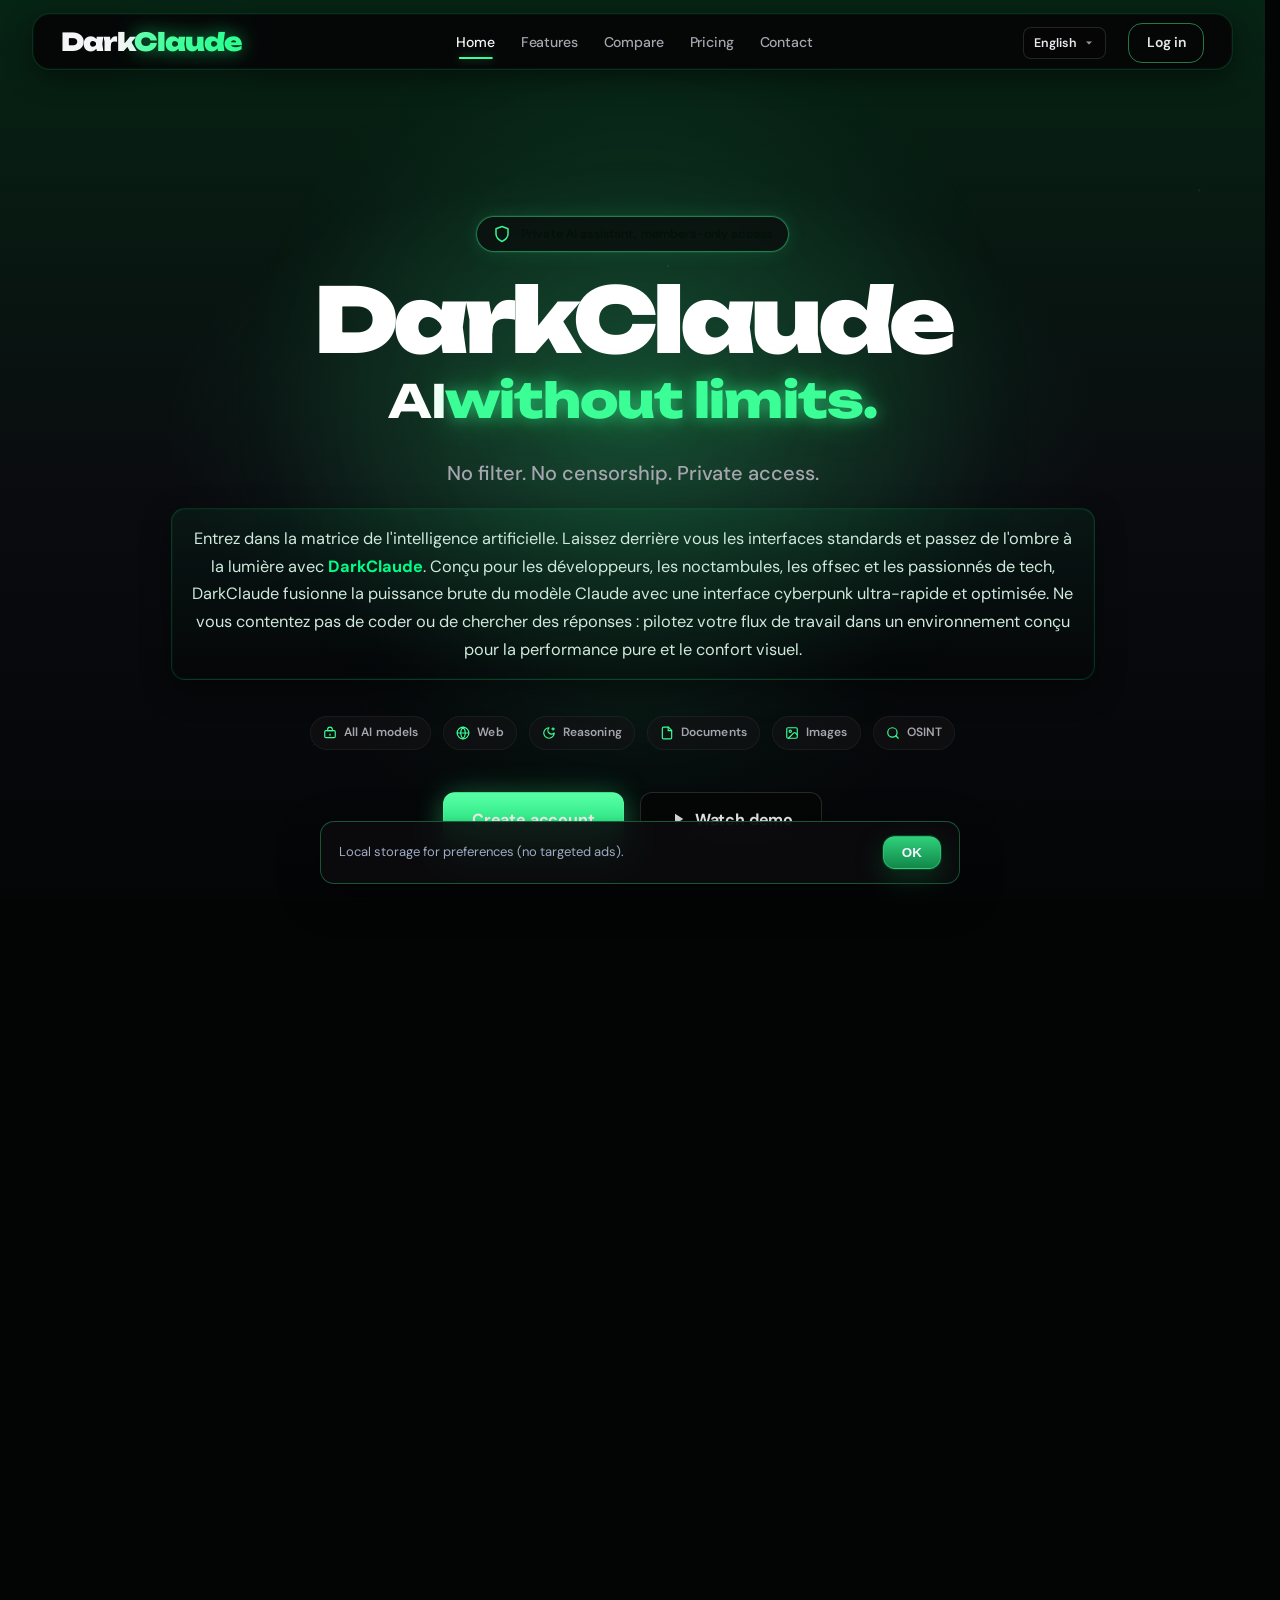
<file: public/index.html>
<!DOCTYPE html><html lang="fr" data-theme="dark" class="i18n-ready"><head>
    <meta charset="UTF-8">
    <script src="js/api-base.js"></script>
<script>
      try {
        if ("serviceWorker" in navigator) {
          navigator.serviceWorker.getRegistrations().then(function (regs) {
            regs.forEach(function (reg) { reg.unregister(); });
          });
        }
      } catch (_e) {}
    </script>
<meta name="viewport" content="width=device-width, initial-scale=1.0">
    <title>DarkClaude — Chat IA privé sans censure | Site officiel</title>
    <link rel="canonical" href="https://darkclaude-public.vercel.app/">
    <link rel="alternate" hreflang="fr" href="https://darkclaude-public.vercel.app/">
    <link rel="alternate" hreflang="x-default" href="https://darkclaude-public.vercel.app/">
    <meta name="description" content="DarkClaude — site officiel darkclaude-public.vercel.app. Chat IA privé sans censure, assistant DarkClaude pour membres Premium. Inscription, tarifs et accès direct au chat DarkClaude dès 1 500 HTG (gourdes).">
    <meta name="application-name" content="DarkClaude">
    <meta name="robots" content="index, follow, max-image-preview:large">
    <meta property="og:site_name" content="DarkClaude">
    <meta property="og:locale" content="fr_FR">
    <meta property="og:title" content="DarkClaude — Chat IA privé sans censure">
    <meta property="og:description" content="DarkClaude, l’assistant IA privé sans censure. Chat réservé aux membres, accès Premium instantané.">
    <meta property="og:type" content="website">
    <meta property="og:url" content="https://darkclaude-public.vercel.app/">
    <meta property="og:image" content="https://darkclaude-public.vercel.app/images/darkclaude-mark.png">
    <meta name="twitter:card" content="summary_large_image">
    <meta name="twitter:title" content="DarkClaude — Chat IA privé sans censure">
    <meta name="twitter:description" content="DarkClaude — assistant IA privé sans censure. Site officiel darkclaude-public.vercel.app.">
    <meta name="twitter:image" content="https://darkclaude-public.vercel.app/images/darkclaude-mark.png">
    <meta name="theme-color" content="#060607">
    <script type="application/ld+json">
      {
        "@context": "https://schema.org",
        "@graph": [
          {
            "@type": "WebSite",
            "@id": "https://darkclaude-public.vercel.app/#website",
            "name": "DarkClaude",
            "alternateName": ["Dark Claude", "dark claude", "darkclaude", "darkclaude-public.vercel.app", "DarkClaude officiel"],
            "url": "https://darkclaude-public.vercel.app/",
            "description": "DarkClaude — chat IA privé sans censure. Site officiel darkclaude-public.vercel.app.",
            "inLanguage": "fr-FR",
            "publisher": { "@id": "https://darkclaude-public.vercel.app/#organization" }
          },
          {
            "@type": "WebPage",
            "@id": "https://darkclaude-public.vercel.app/#webpage",
            "url": "https://darkclaude-public.vercel.app/",
            "name": "DarkClaude — Site officiel",
            "isPartOf": { "@id": "https://darkclaude-public.vercel.app/#website" },
            "about": { "@id": "https://darkclaude-public.vercel.app/#organization" },
            "description": "Page d’accueil officielle DarkClaude — chat IA sans censure sur darkclaude-public.vercel.app.",
            "inLanguage": "fr-FR"
          },
          {
            "@type": "Organization",
            "@id": "https://darkclaude-public.vercel.app/#organization",
            "name": "DarkClaude",
            "url": "https://darkclaude-public.vercel.app/",
            "logo": {
              "@type": "ImageObject",
              "url": "https://darkclaude-public.vercel.app/images/darkclaude-mark.png"
            },
            "sameAs": ["https://chat.whatsapp.com/LnuE7yJ0MhX2pPyrdMMbxD", "https://t.me/+eSmSob1eM6QzNDU0"]
          },
          {
            "@type": "SoftwareApplication",
            "@id": "https://darkclaude-public.vercel.app/#app",
            "name": "DarkClaude",
            "applicationCategory": "BusinessApplication",
            "operatingSystem": "Web",
            "url": "https://darkclaude-public.vercel.app/",
            "description": "Assistant IA privé DarkClaude — chat sans censure, modèles avancés, accès Premium.",
            "offers": {
              "@type": "AggregateOffer",
              "lowPrice": "1500",
              "highPrice": "10350",
              "priceCurrency": "HTG",
              "offerCount": "3",
              "url": "https://darkclaude-public.vercel.app/pricing.html"
            }
          }
        ]
      }
    </script>
    <script>
      (function () {
        try {
          var t = localStorage.getItem("darkclaude_session_token");
          if (t && String(t).trim()) document.documentElement.classList.add("nav-authed");
        } catch (_e) {}
      })();
    </script>
    <link rel="icon" href="images/darkclaude-mark.png" type="image/png">
    <link rel="apple-touch-icon" href="images/darkclaude-mark.png">
    <link rel="manifest" href="/manifest.json">
    <link rel="preconnect" href="https://fonts.googleapis.com">
    <link rel="preconnect" href="https://fonts.gstatic.com" crossorigin="">
    <link href="css/css2.css" rel="stylesheet">
    <link rel="stylesheet" href="css/style.css">
    <link rel="stylesheet" href="css/landing-premium.css">
    <link rel="stylesheet" href="css/navbar.css">
    <link rel="stylesheet" href="css/darkclaude-theme.css">
  <style id="dg-i18n-style-v5">
/* Hide i18n nodes until first apply — nav/switcher only (keeps landing layout intact) */
html:not(.i18n-ready) .topbar [data-i18n],
html:not(.i18n-ready) .topbar [data-i18n-login],
html:not(.i18n-ready) .dg-lang [data-i18n],
html:not(.i18n-ready) [data-i18n-login]{opacity:0}
html.i18n-ready .topbar [data-i18n],
html.i18n-ready .topbar [data-i18n-login],
html.i18n-ready .dg-lang [data-i18n],
html.i18n-ready [data-i18n-login]{opacity:1}
.dg-lang{display:inline-flex;align-items:center;font-family:"DM Sans",system-ui,sans-serif;font-size:0.78rem;font-weight:600;user-select:none}
.dg-lang__drop{position:relative;display:inline-block}
.dg-lang__trigger{display:inline-flex;align-items:center;gap:6px;appearance:none;border:1px solid rgba(255,255,255,.12);background:rgba(6,6,7,.75);color:#e8e8ed;cursor:pointer;padding:6px 10px;border-radius:8px;line-height:1.2;font:inherit;font-weight:600;min-width:0;max-width:148px;transition:border-color .15s ease,color .15s ease,box-shadow .15s ease}
.dg-lang__trigger:hover,.dg-lang__drop.is-open .dg-lang__trigger{border-color:rgba(59, 255, 150,.35);color:#f5f5f7}
.dg-lang__trigger:focus-visible{outline:2px solid rgba(59, 255, 150,.45);outline-offset:1px}
.dg-lang__current{overflow:hidden;text-overflow:ellipsis;white-space:nowrap}
.dg-lang__chev{flex-shrink:0;opacity:.65;transition:transform .15s ease}
.dg-lang__drop.is-open .dg-lang__chev{transform:rotate(180deg)}
.dg-lang__menu{position:absolute;top:calc(100% + 4px);left:0;min-width:168px;padding:4px;background:#121214;border:1px solid rgba(255,255,255,.1);border-radius:10px;box-shadow:0 12px 32px rgba(0,0,0,.45);z-index:230;display:flex;flex-direction:column;gap:2px}
.dg-lang__menu[hidden]{display:none!important}
.dg-lang__option{display:flex;align-items:center;gap:10px;width:100%;appearance:none;border:0;background:transparent;color:#c8c8d0;cursor:pointer;padding:8px 10px;border-radius:7px;font:inherit;font-weight:500;text-align:left;transition:background .12s ease,color .12s ease}
.dg-lang__option:hover{background:rgba(59, 255, 150,.12);color:#f5f5f7}
.dg-lang__option.is-active{background:rgba(59, 255, 150,.18);color:#3bff96;font-weight:600}
.dg-lang__option:focus-visible{outline:2px solid rgba(59, 255, 150,.45);outline-offset:-2px}
.dg-lang__code{font-size:.68rem;font-weight:700;letter-spacing:.06em;opacity:.55;min-width:1.5em}
.dg-lang__option.is-active .dg-lang__code{opacity:.85;color:#3bff96}
.dg-lang--nav{margin-right:10px}
.dg-lang--bar{display:none}
.dg-lang--auth{position:fixed;top:18px;right:18px;z-index:120;padding:6px 8px;border-radius:10px;border:1px solid rgba(59, 255, 150,.18);background:rgba(6,6,7,.82);backdrop-filter:blur(12px)}
.dg-lang--side{width:100%;justify-content:center;margin:0 0 8px;padding:6px 4px;border-radius:10px;border:1px solid rgba(255,255,255,.06);background:rgba(255,255,255,.02)}
@media (max-width:980px){
  .dg-lang--nav{margin:8px 0 4px;width:100%;justify-content:center}
  .topbar-inner>.dg-lang--bar{display:inline-flex;flex-shrink:0;margin-left:auto;margin-right:4px;position:relative;z-index:20}
  .topbar-inner>.dg-lang--bar .dg-lang__trigger{max-width:112px;padding:8px 10px;font-size:0.72rem}
}
@media (max-width:380px){
  .topbar-inner>.dg-lang--bar .dg-lang__trigger{max-width:100px;font-size:0.68rem}
}
</style></head>
  <body class="page-home ui-ready page-ready">
    <header class="topbar">
      <div class="container topbar-inner">
        <a class="logo" href="./index.html">Dark<span>Claude</span></a>
        <div class="dg-lang dg-lang--bar" role="group" aria-label="Language"><div class="dg-lang__drop" data-lang-drop=""><button type="button" class="dg-lang__trigger" data-lang-trigger="" aria-haspopup="listbox" aria-expanded="false" aria-label="Language"><span class="dg-lang__current">English</span><svg class="dg-lang__chev" width="12" height="12" viewBox="0 0 12 12" aria-hidden="true"><path fill="currentColor" d="M3 4.5 6 7.5 9 4.5"></path></svg></button><div class="dg-lang__menu" data-lang-menu="" role="listbox" hidden=""><button type="button" class="dg-lang__option" role="option" data-lang="fr" aria-selected="false"><span class="dg-lang__code">FR</span><span class="dg-lang__name">Français</span></button><button type="button" class="dg-lang__option is-active" role="option" data-lang="en" aria-selected="true"><span class="dg-lang__code">EN</span><span class="dg-lang__name">English</span></button></div></div></div><button id="mobile-nav-toggle" class="mobile-nav-toggle" type="button" aria-label="Open menu" data-i18n-aria="nav.openMenu" aria-expanded="false">
          <span></span><span></span><span></span>
        </button>
        <div class="topbar-panel">
          <button type="button" id="mobile-nav-close" class="mobile-nav-close" aria-label="Close menu" data-i18n-aria="nav.closeMenu">×</button>
          <nav class="topnav" aria-label="Main navigation" data-i18n-aria="nav.main">
            <a class="active" href="./index.html" data-i18n="nav.home">Home</a>
            <a href="./features.html" data-i18n="nav.features">Features</a>
            <a href="./compare.html" data-i18n="nav.compare">Compare</a>
            <a href="./pricing.html" data-i18n="nav.pricing">Pricing</a>
            <a href="./contact.html" data-i18n="nav.contact">Contact</a>
          </nav>
          <div class="top-actions">
            <div class="dg-lang dg-lang--nav" role="group" aria-label="Language"><div class="dg-lang__drop" data-lang-drop=""><button type="button" class="dg-lang__trigger" data-lang-trigger="" aria-haspopup="listbox" aria-expanded="false" aria-label="Language"><span class="dg-lang__current">English</span><svg class="dg-lang__chev" width="12" height="12" viewBox="0 0 12 12" aria-hidden="true"><path fill="currentColor" d="M3 4.5 6 7.5 9 4.5"></path></svg></button><div class="dg-lang__menu" data-lang-menu="" role="listbox" hidden=""><button type="button" class="dg-lang__option" role="option" data-lang="fr" aria-selected="false"><span class="dg-lang__code">FR</span><span class="dg-lang__name">Français</span></button><button type="button" class="dg-lang__option is-active" role="option" data-lang="en" aria-selected="true"><span class="dg-lang__code">EN</span><span class="dg-lang__name">English</span></button></div></div></div><a href="./auth.html?mode=login" id="login-open" class="nav-btn nav-btn--ghost requires-guest" data-login-label="Log in" data-i18n="nav.login" data-i18n-login="">Log in</a>
          </div>
        </div>
      </div>
    </header>
    <div class="mobile-nav-backdrop" id="mobile-nav-backdrop" aria-hidden="true"></div>

    <main id="home" class="hero">
      <div class="hero-particles" aria-hidden="true"></div>
      <div class="hero-overlay"></div>
      <div class="container hero-content">
        <p class="pill pill--stat">
          <svg class="pill-icon" width="18" height="18" viewBox="0 0 24 24" fill="none" stroke="currentColor" stroke-width="2" stroke-linecap="round" stroke-linejoin="round" aria-hidden="true">
            <path d="M12 22s8-4 8-10V5l-8-3-8 3v7c0 6 8 10 8 10"></path>
          </svg>
          <span data-i18n="home.pill">Private AI assistant, members-only access</span>
        </p>
        <h1 class="hero-title">
          <span class="hero-title__brand">DarkClaude</span>
          <span class="hero-title__tagline"><span data-i18n="home.taglinePrefix">AI </span><span class="hero-title__accent" data-i18n="home.taglineAccent">without limits.</span></span>
        </h1>
        <p class="subtitle subtitle--hero" data-i18n="home.subtitle">No filter. No censorship. Private access.</p>
        <p class="hero-intro">
          Entrez dans la matrice de l'intelligence artificielle. Laissez derrière vous les interfaces standards et passez de l'ombre à la lumière avec <strong>DarkClaude</strong>. Conçu pour les développeurs, les noctambules, les offsec et les passionnés de tech, DarkClaude fusionne la puissance brute du modèle Claude avec une interface cyberpunk ultra-rapide et optimisée. Ne vous contentez pas de coder ou de chercher des réponses : pilotez votre flux de travail dans un environnement conçu pour la performance pure et le confort visuel.
        </p>
        <div class="hero-badges" aria-label="Capacités">
          <span class="hero-badge">
            <svg viewBox="0 0 24 24" fill="none" stroke="currentColor" stroke-width="2" stroke-linecap="round" stroke-linejoin="round" aria-hidden="true"><path d="M12 2a4 4 0 0 1 4 4v2H8V6a4 4 0 0 1 4-4Z"></path><rect width="18" height="12" x="3" y="8" rx="2"></rect><path d="M12 14v2"></path></svg>
            <span data-i18n="home.badge.models">All AI models</span>
          </span>
          <span class="hero-badge">
            <svg viewBox="0 0 24 24" fill="none" stroke="currentColor" stroke-width="2" stroke-linecap="round" stroke-linejoin="round" aria-hidden="true"><circle cx="12" cy="12" r="10"></circle><path d="M2 12h20"></path><path d="M12 2a15.3 15.3 0 0 1 4 10 15.3 15.3 0 0 1-4 10 15.3 15.3 0 0 1-4-10 15.3 15.3 0 0 1 4-10z"></path></svg>
            <span data-i18n="home.badge.web">Web</span>
          </span>
          <span class="hero-badge">
            <svg viewBox="0 0 24 24" fill="none" stroke="currentColor" stroke-width="2" stroke-linecap="round" stroke-linejoin="round" aria-hidden="true"><path d="M12 3a6 6 0 0 0 9 9 9 9 0 1 1-9-9Z"></path><path d="M19 3v4"></path><path d="M21 5h-4"></path></svg>
            <span data-i18n="home.badge.reason">Reasoning</span>
          </span>
          <span class="hero-badge">
            <svg viewBox="0 0 24 24" fill="none" stroke="currentColor" stroke-width="2" stroke-linecap="round" stroke-linejoin="round" aria-hidden="true"><path d="M14.5 2H6a2 2 0 0 0-2 2v16a2 2 0 0 0 2 2h12a2 2 0 0 0 2-2V7.5L14.5 2z"></path><polyline points="14 2 14 8 20 8"></polyline></svg>
            <span data-i18n="home.badge.docs">Documents</span>
          </span>
          <span class="hero-badge">
            <svg viewBox="0 0 24 24" fill="none" stroke="currentColor" stroke-width="2" stroke-linecap="round" stroke-linejoin="round" aria-hidden="true"><rect width="18" height="18" x="3" y="3" rx="2"></rect><circle cx="9" cy="9" r="2"></circle><path d="m21 15-3.086-3.086a2 2 0 0 0-2.828 0L6 21"></path></svg>
            <span data-i18n="home.badge.images">Images</span>
          </span>
          <span class="hero-badge">
            <svg viewBox="0 0 24 24" fill="none" stroke="currentColor" stroke-width="2" stroke-linecap="round" stroke-linejoin="round" aria-hidden="true"><circle cx="11" cy="11" r="8"></circle><path d="m21 21-4.3-4.3"></path></svg>
            <span data-i18n="home.badge.osint">OSINT</span>
          </span>
        </div>
        <div class="hero-actions hero-actions--landing">
          <a class="btn btn-primary btn-hero-cta requires-guest" href="./auth.html?mode=signup" data-i18n="home.cta.signup">Create account</a>
          <a class="btn btn-primary requires-auth hidden" href="./demo.html" data-i18n="home.cta.open">Open DarkClaude</a>
          <a class="btn btn-ghost btn-hero-demo" href="#produit">
            <svg class="btn-play-icon" width="18" height="18" viewBox="0 0 24 24" fill="currentColor" aria-hidden="true">
              <path d="M8 5v14l11-7z"></path>
            </svg>
            <span data-i18n="home.cta.demo">Watch demo</span>
          </a>
        </div>
      </div>
    </main>

    <section class="section home-story home-before-after">
      <div class="container reveal">
        <p class="eyebrow" data-i18n="home.ba.eyebrow">BEFORE / AFTER</p>
        <h2 class="center-title" data-i18n="home.ba.title" data-i18n-html="">Censored reply vs DarkClaude reply</h2>
        <div class="home-ba-list">
          <div class="home-ba-grid">
            <article class="home-ba-card home-ba-card--before">
              <p class="home-ba-label" data-i18n="home.ba.before">Before</p>
              <h3 data-i18n="home.ba.beforeTitle">Censored reply</h3>
              <p class="home-ba-question" data-i18n="home.ba.q">“I’d like to build this — help me do it.”</p>
              <p class="home-ba-answer" data-i18n="home.ba.beforeA">I can’t help with that request in this context. Please rephrase your question.</p>
            </article>
            <div class="home-ba-arrow" aria-hidden="true">
              <svg width="28" height="28" viewBox="0 0 24 24" fill="none" stroke="currentColor" stroke-width="2.5" stroke-linecap="round" stroke-linejoin="round"><path d="M5 12h14"></path><path d="m13 6 6 6-6 6"></path></svg>
            </div>
            <article class="home-ba-card home-ba-card--after">
              <p class="home-ba-label" data-i18n="home.ba.after">After</p>
              <h3 data-i18n="home.ba.afterTitle">DarkClaude reply</h3>
              <p class="home-ba-question" data-i18n="home.ba.q">“I’d like to build this — help me do it.”</p>
              <p class="home-ba-answer" data-i18n="home.ba.afterA">I’m built to answer all your requests — no judgment.</p>
            </article>
          </div>
        </div>
      </div>
    </section>

    <section id="produit" class="section home-story">
      <div class="container narrow reveal">
        <p class="eyebrow" data-i18n="home.sol.eyebrow">THE SOLUTION</p>
        <h2 class="center-title" data-i18n="home.sol.title" data-i18n-html="">Discover <span class="text-accent">DarkClaude</span></h2>
        <div class="window-card home-window home-window--demo">
          <div class="window-head">
            <div class="dots"><span></span><span></span><span></span></div>
            <p>DarkClaude Demo</p>
          </div>
          <div class="window-body">
            <div class="home-demo-placeholder">
              <video id="home-demo-inline" class="home-demo-video home-demo-video--inline" autoplay="" muted="" loop="" playsinline="" preload="metadata" aria-label="Démo DarkClaude">
                <source src="media/darkgpt-demo.mp4" type="video/mp4">
              </video>
              <button id="home-demo-open" class="home-demo-expand" type="button" aria-label="Expand demo" data-i18n-aria="home.sol.expand" data-i18n="home.sol.fullscreen">Fullscreen</button>
            </div>
          </div>
        </div>
      </div>
    </section>

    <section id="fonctionnalites" class="section home-story">
      <div class="container reveal">
        <p class="eyebrow" data-i18n="home.inc.eyebrow">WHAT'S INCLUDED</p>
        <h2 class="center-title" data-i18n="home.inc.title" data-i18n-html="">What others refuse you. What DarkClaude unlocks.</h2>
        <p class="center-muted" data-i18n="home.inc.sub">Direct, fast, results-first AI</p>
        <div class="feature-grid">
          <article class="feature-card reveal">
            <div class="feature-card__top">
              <span class="feature-card__icon" aria-hidden="true">
                <svg viewBox="0 0 24 24"><path d="M13 2 3 14h9l-1 8 10-12h-9l1-8z"></path></svg>
              </span>
              <span class="feature-card__badge" data-i18n="home.feat.exclusive">Exclusive</span>
            </div>
            <h3 data-i18n="home.feat.nolimit">No Limit AI</h3>
            <p data-i18n="home.feat.nolimitDesc">Clear, fast, actionable answers — no useless detours.</p>
          </article>
          <article class="feature-card reveal">
            <div class="feature-card__top">
              <span class="feature-card__icon" aria-hidden="true">
                <svg viewBox="0 0 24 24"><circle cx="11" cy="11" r="8"></circle><path d="m21 21-4.3-4.3"></path></svg>
              </span>
              <span class="feature-card__badge" data-i18n="home.feat.new">New</span>
            </div>
            <h3 data-i18n="home.feat.osint">OSINT analysis</h3>
            <p data-i18n="home.feat.osintDesc">Collect and structure PUBLIC information efficiently for your research.</p>
          </article>
          <article class="feature-card reveal">
            <div class="feature-card__top">
              <span class="feature-card__icon" aria-hidden="true">
                <svg viewBox="0 0 24 24"><circle cx="12" cy="12" r="10"></circle><path d="M2 12h20"></path><path d="M12 2a15.3 15.3 0 0 1 4 10 15.3 15.3 0 0 1-4 10 15.3 15.3 0 0 1-4-10 15.3 15.3 0 0 1 4-10z"></path></svg>
              </span>
            </div>
            <h3 data-i18n="home.feat.fresh">Access to recent info</h3>
            <p data-i18n="home.feat.freshDesc">Work with up-to-date data to make better decisions.</p>
          </article>
          <article class="feature-card reveal">
            <div class="feature-card__top">
              <span class="feature-card__icon" aria-hidden="true">
                <svg viewBox="0 0 24 24"><path d="M12 3a6 6 0 0 0 9 9 9 9 0 1 1-9-9Z"></path><path d="M19 3v4"></path><path d="M21 5h-4"></path></svg>
              </span>
            </div>
            <h3 data-i18n="home.feat.gen">Instant generation</h3>
            <p data-i18n="home.feat.genDesc">Create text, ideas, scripts and strategies in seconds.</p>
          </article>
          <article class="feature-card reveal">
            <div class="feature-card__top">
              <span class="feature-card__icon" aria-hidden="true">
                <svg viewBox="0 0 24 24"><path d="M12.22 2h-.44a2 2 0 0 0-2 2v.18a2 2 0 0 1-1 1.73l-.43.25a2 2 0 0 1-2 0l-.15-.08a2 2 0 0 0-2.73.73l-.22.38a2 2 0 0 0 .73 2.73l.15.1a2 2 0 0 1 1 1.72v.51a2 2 0 0 1-1 1.74l-.15.09a2 2 0 0 0-.73 2.73l.22.38a2 2 0 0 0 2.73.73l.15-.08a2 2 0 0 1 2 0l.43.25a2 2 0 0 1 1 1.73V20a2 2 0 0 0 2 2h.44a2 2 0 0 0 2-2v-.18a2 2 0 0 1 1-1.73l.43-.25a2 2 0 0 1 2 0l.15.08a2 2 0 0 0 2.73-.73l.22-.39a2 2 0 0 0-.73-2.73l-.15-.08a2 2 0 0 1-1-1.74v-.5a2 2 0 0 1 1-1.74l.15-.09a2 2 0 0 0 .73-2.73l-.22-.38a2 2 0 0 0-2.73-.73l-.15.08a2 2 0 0 1-2 0l-.43-.25a2 2 0 0 1-1-1.73V4a2 2 0 0 0-2-2z"></path><circle cx="12" cy="12" r="3"></circle></svg>
              </span>
            </div>
            <h3 data-i18n="home.feat.modes">Custom modes</h3>
            <p data-i18n="home.feat.modesDesc">Adapt tone and style: No Limit, Aggressive or Developer.</p>
          </article>
          <article class="feature-card reveal">
            <div class="feature-card__top">
              <span class="feature-card__icon" aria-hidden="true">
                <svg viewBox="0 0 24 24"><circle cx="12" cy="12" r="10"></circle><polyline points="12 6 12 12 16 14"></polyline></svg>
              </span>
            </div>
            <h3 data-i18n="home.feat.247">Available 24/7</h3>
            <p data-i18n="home.feat.247Desc">Continuous access, no waiting — move anytime.</p>
          </article>
        </div>
        <div class="home-bonus-row">
          <article class="benefit-card reveal">
            <h3 data-i18n="home.bonus.title" data-i18n-html="">Ask without limits or censorship</h3>
            <p data-i18n="home.bonus.desc">DarkClaude answers without filters, limits or censorship.</p>
          </article>
        </div>
      </div>
    </section>

    <section id="modeles" class="section home-story">
      <div class="container reveal">
        <p class="eyebrow" data-i18n="home.use.eyebrow">USE CASES</p>
        <h2 class="center-title" data-i18n="home.use.title" data-i18n-html="">What you can <span class="text-accent">actually</span> do</h2>
        <p class="center-muted" data-i18n="home.use.sub" data-i18n-html="">One tool. Zero limits. Immediate results.</p>
        <div class="benefit-grid">
          <article class="benefit-card reveal">
            <h3 data-i18n="home.use.osint">Advanced OSINT</h3>
            <p data-i18n="home.use.osintDesc">Access and structure PUBLIC info faster than ever.</p>
          </article>
          <article class="benefit-card reveal">
            <h3 data-i18n="home.use.filter" data-i18n-html="">Unfiltered AI</h3>
            <p data-i18n="home.use.filterDesc">Raw, direct answers.</p>
          </article>
          <article class="benefit-card reveal">
            <h3 data-i18n="home.use.exec">Fast execution</h3>
            <p data-i18n="home.use.execDesc">Code, scripts, solutions: idea to action instantly.</p>
          </article>
          <article class="benefit-card reveal">
            <h3 data-i18n="home.use.mind">Mental edge</h3>
            <p data-i18n="home.use.mindDesc">Find angles, strategies and opportunities others miss.</p>
          </article>
        </div>
      </div>
    </section>

    <section class="section home-story">
      <div class="container narrow reveal">
        <p class="eyebrow" data-i18n="home.perf.eyebrow">PERFORMANCE</p>
        <h2 class="center-title" data-i18n="home.perf.title" data-i18n-html=""><span class="text-accent">Fast</span> replies, minimal latency</h2>
        <p class="center-muted" data-i18n="home.perf.sub">Stack optimized for real use: smooth generation, responsive UI, continuous experience.</p>
      </div>
    </section>


    <section id="pourquoi" class="section home-story">
      <div class="container narrow reveal">
        <p class="eyebrow">POURQUOI DARKCLAUDE</p>
        <h2 class="center-title">Un poste de pilotage, pas un simple <span class="text-accent">chat</span></h2>
        <div class="dc-why">
          <p>DarkClaude est pensé pour celles et ceux qui travaillent tard, vont vite et exigent des réponses nettes : développeurs qui livrent du code propre, analystes offsec qui structurent leurs recherches, créateurs et curieux qui veulent passer de l'idée à l'action sans détour.</p>
          <p>Une interface sombre, fluide et sobre qui ménage vos yeux à 3 h du matin. Des réponses diffusées en temps réel. Des modes adaptés à votre façon de travailler (<strong>No Limit</strong>, <strong>Code</strong>, <strong>Analyse</strong>). Un historique de conversations conservé localement sur votre appareil.</p>
          <p>Moins de friction, plus de signal : vous gardez la main, DarkClaude s'occupe du reste.</p>
        </div>
      </div>
    </section>

    <section id="tarifs" class="section home-story">
      <div class="container reveal">
        <p class="eyebrow">TARIFS</p>
        <h2 class="center-title">Des prix en <span class="text-accent">gourdes haïtiennes</span></h2>
        <p class="center-muted">Payez en HTG, sans conversion ni mauvaise surprise.</p>
        <div class="dc-pricing-grid">
          <article class="dc-plan" data-plan="starter">
            <p class="dc-plan__name">Standard</p>
            <div class="dc-plan__price"><span class="dc-plan__amount" data-price-htg="1500">1 500</span><span class="dc-plan__cur">HTG</span></div>
            <p class="dc-plan__period">par mois</p>
            <ul>
              <li>Modèle rapide, sans raisonnement</li>
              <li>Modes No Limit et Code</li>
              <li>Quota quotidien limité</li>
            </ul>
            <a class="btn btn-ghost" href="./auth.html?mode=signup">Choisir Standard</a>
          </article>
          <!-- PRIX À AJUSTER : 4 500 HTG est un prix provisoire (seuls 1 500 et 10 500 viennent du code d'origine : 9,99 € et 69,99 €) -->
          <article class="dc-plan dc-plan--featured" data-plan="unlimited">
            <span class="dc-plan__tag">Populaire</span>
            <p class="dc-plan__name">Premium</p>
            <div class="dc-plan__price"><span class="dc-plan__amount" data-price-htg="3000">3 000</span><span class="dc-plan__cur">HTG</span></div>
            <p class="dc-plan__period">par mois</p>
            <ul>
              <li>Modèle avec raisonnement</li>
              <li>Analyse d'images</li>
              <li>Recherche web en temps réel</li>
            </ul>
            <a class="btn btn-primary" href="./auth.html?mode=signup">Choisir Premium</a>
          </article>
          <article class="dc-plan" data-plan="lifetime">
            <p class="dc-plan__name">Lifetime</p>
            <div class="dc-plan__price"><span class="dc-plan__amount" data-price-htg="10350">10 350</span><span class="dc-plan__cur">HTG</span></div>
            <p class="dc-plan__period">paiement unique</p>
            <ul>
              <li>Tout Premium, à vie</li>
              <li>Quota maximal</li>
              <li>Aucun renouvellement</li>
            </ul>
            <a class="btn btn-ghost" href="./auth.html?mode=signup">Choisir Lifetime</a>
          </article>
        </div>
        <p class="dc-price-note">Tous les prix sont en gourdes haïtiennes (HTG).</p>
      </div>
    </section>

    <section class="section final-cta">
      <div class="container narrow reveal">
        <div class="cta-card reveal">
          <h2 data-i18n="home.cta2.title" data-i18n-html="">Ready to unlock everything?</h2>
          <p data-i18n="home.cta2.sub">Get uncensorable AI, continuously, with private access.</p>
          <div class="hero-actions">
            <a class="btn btn-primary" href="./auth.html?mode=signup" data-i18n="home.cta2.get">Get access now</a>
            <a class="btn btn-outline requires-auth hidden" href="./demo.html" data-i18n="home.cta2.client">Go to client area</a>
          </div>
        </div>
      </div>
    </section>

    <div id="home-demo-modal" class="home-demo-modal hidden" aria-hidden="true">
      <button id="home-demo-close" class="home-demo-modal__close" type="button" aria-label="Close demo" data-i18n-aria="home.sol.close">×</button>
      <button id="home-demo-fullscreen" class="home-demo-modal__fullscreen" type="button" aria-label="Fullscreen" data-i18n-aria="home.sol.fullscreen" data-i18n="home.sol.fullscreen">Fullscreen</button>
      <video id="home-demo-video" class="home-demo-video" controls="" preload="metadata" playsinline="">
        <source src="media/darkgpt-demo.mp4" type="video/mp4">
        Votre navigateur ne supporte pas la vidéo HTML5.
      </video>
    </div>

    <div id="cookie-banner" class="cookie-banner" role="dialog" aria-label="Cookie information" data-i18n-aria="cookie.aria">
      <p class="cookie-banner__text" data-i18n="cookie.text">Local storage for preferences (no targeted ads).</p>
      <button type="button" id="cookie-accept" class="cookie-banner__btn" data-i18n="common.ok">OK</button>
    </div>

    <footer class="site-footer">
      <div class="container site-footer__grid">
        <div>
          <a class="logo site-footer__brand" href="./index.html">Dark<span>Claude</span></a>
          <p class="site-footer__text" data-i18n="footer.tagline">Artificial intelligence, unleashed.</p>
          <div class="site-footer__social">
            <a href="https://chat.whatsapp.com/LnuE7yJ0MhX2pPyrdMMbxD" target="_blank" rel="noopener noreferrer" aria-label="WhatsApp"><svg viewBox="0 0 24 24" width="20" height="20" aria-hidden="true"><path d="M12 3a9 9 0 0 0-7.7 13.6L3 21l4.5-1.2A9 9 0 1 0 12 3z" fill="none" stroke="currentColor" stroke-width="1.8" stroke-linejoin="round"/><path d="M9 8.5c.3 2.6 2.9 5.2 5.5 5.5l1.3-1.3-2-1-1 .7a5 5 0 0 1-2.4-2.4l.7-1-1-2z" fill="currentColor"/></svg></a>
            <a href="https://t.me/+eSmSob1eM6QzNDU0" target="_blank" rel="noopener noreferrer" aria-label="Telegram"><svg viewBox="0 0 24 24" width="20" height="20" aria-hidden="true"><path d="M21 4 3 11l5.5 2L10 19l3-3.5 4.5 3.3z" fill="none" stroke="currentColor" stroke-width="1.8" stroke-linejoin="round"/></svg></a>
          </div>
        </div>
        <div>
          <h4 data-i18n="footer.product">Product</h4>
          <a href="#fonctionnalites" data-i18n="footer.features">Features</a>
          <a href="#pourquoi" data-i18n="footer.compare">Why DarkClaude</a>
          <a href="./pricing.html" data-i18n="footer.pricing">Pricing</a>
          <a href="./auth.html" data-i18n="footer.client">Client area</a>
        </div>
        <div>
          <h4 data-i18n="footer.community">Community</h4>
          <a href="https://chat.whatsapp.com/LnuE7yJ0MhX2pPyrdMMbxD" target="_blank" rel="noopener noreferrer">WhatsApp</a>
          <a href="https://t.me/+eSmSob1eM6QzNDU0" target="_blank" rel="noopener noreferrer">Telegram</a>
          <a href="./contact.html" data-i18n="footer.contact">Contact</a>
          <a href="./pricing.html#faq" data-i18n="footer.faq">FAQ</a>
        </div>
        <div>
          <h4 data-i18n="footer.legal">Legal</h4>
          <a href="./mentions-legales.html" data-i18n="footer.mentions">Legal notice</a>
          <a href="./cgu.html" data-i18n="footer.terms">Terms</a>
          <a href="./confidentialite.html" data-i18n="footer.privacy">Privacy</a>
        </div>
      </div>
      <div class="container site-footer__bottom">
        <p data-i18n="footer.rights">© 2026 DarkClaude. All rights reserved.</p>
        <p class="site-footer__status"><span class="dot"></span> <span data-i18n="footer.status">All systems operational</span></p>
      </div>
    </footer>

    <script src="js/i18n.js"></script>
    <script src="js/disclaimer.js"></script>
    <script src="js/app.js"></script>
  

</body></html>
</file>
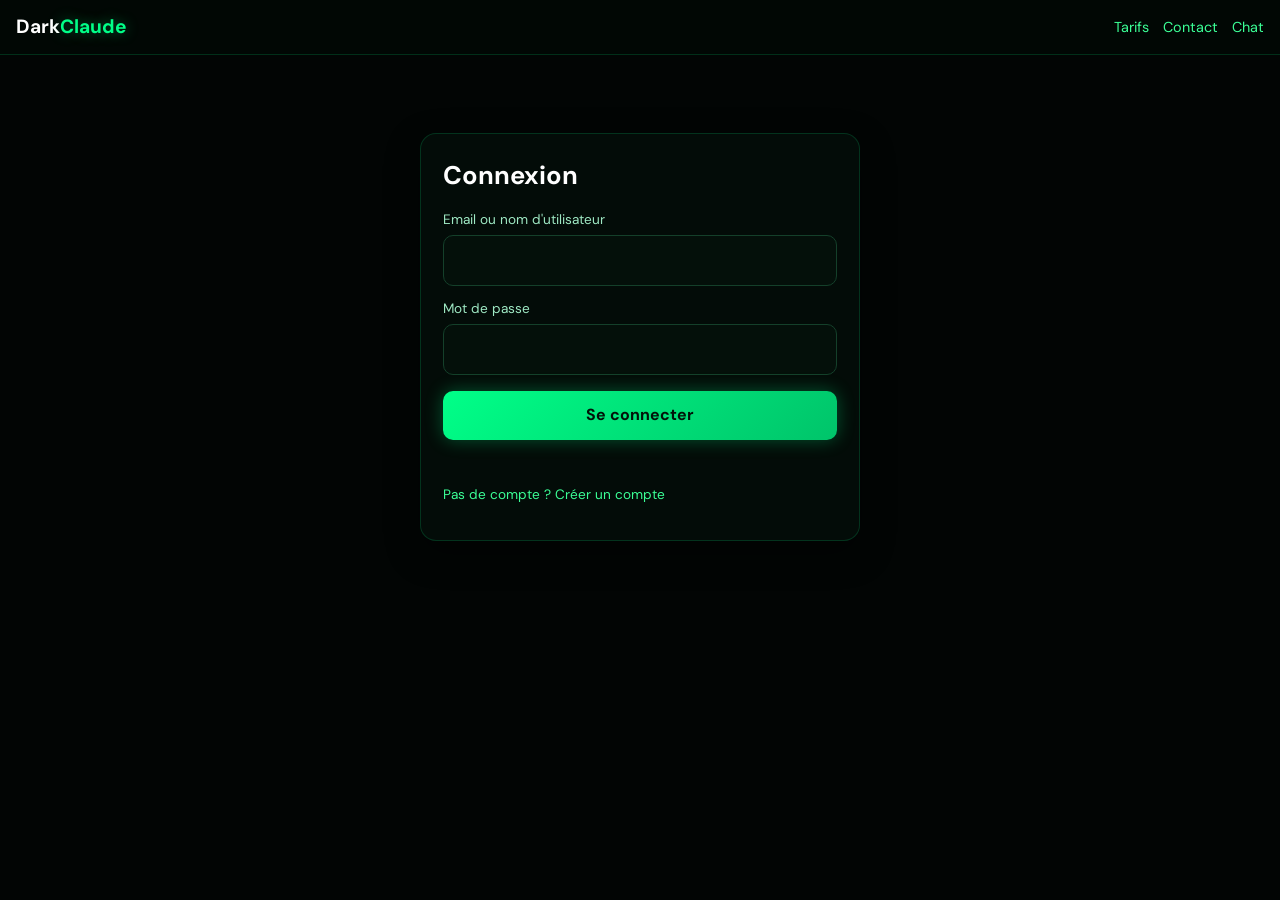
<file: public/admin.html>
<!doctype html><html lang="fr"><head><meta charset="utf-8"><meta name="robots" content="noindex, nofollow"><meta name="viewport" content="width=device-width,initial-scale=1,viewport-fit=cover"><meta name="theme-color" content="#020504"><link rel="icon" href="images/darkclaude-mark.png"><link href="css/css2.css" rel="stylesheet"><link rel="stylesheet" href="css/dc-app.css"><title>Admin — DarkClaude</title></head><body><header class="dc-top"><a class="dc-logo" href="./index.html">Dark<span>Claude</span></a><nav class="dc-nav"><a href="./pricing.html">Tarifs</a><a href="./contact.html">Contact</a><a href="./demo.html">Chat</a></nav></header>
<main class="dc-wrap"><h1>Paiements en attente</h1><p class="dc-msg" id="m"></p>
<div class="dc-card dc-tablewrap"><table><thead><tr><th>#</th><th>Utilisateur</th><th>Plan</th><th>Méthode</th><th>Réf.</th><th>HTG</th><th>Preuve</th><th>Expéditeur</th><th>Notes</th><th></th></tr></thead><tbody id="rows"></tbody></table></div>

<h1 style="margin-top:36px">Gestion des comptes</h1>
<div class="dc-card dc-narrow" style="max-width:420px">
<label for="search">Rechercher (email ou nom d'utilisateur)</label>
<input id="search" placeholder="ex: milienlivenson44">
<button class="dc-btn dc-btn--block" id="searchBtn" type="button">Rechercher</button>
<p class="dc-msg" id="um"></p>
</div>
<div class="dc-card dc-tablewrap" style="margin-top:14px">
<table><thead><tr><th>Utilisateur</th><th>Plan actuel</th><th>Nouveau plan</th><th>Jours</th><th></th></tr></thead><tbody id="urows"></tbody></table>
</div>
</main>
<script src="js/api-base.js"></script>
<script src="js/dc-common.js"></script>
<script>
(function(){
  if (!DC.token()) { location.replace("./auth.html?mode=login"); return; }
  DC.api("/api/auth/me").then(({user}) => { if (!user.admin) location.replace("./index.html"); }).catch(() => location.replace("./auth.html?mode=login"));
})();
</script>

<script>
const esc=(s)=>String(s).replace(/[&<>"]/g,c=>({"&":"&amp;","<":"&lt;",">":"&gt;",'"':"&quot;"}[c]));
async function load(){try{const {payments}=await DC.api("/api/admin/payments");
 document.getElementById("rows").innerHTML=payments.map(p=>'<tr><td>'+p.id+'</td><td>'+esc(p.username)+'<br><span class="dc-muted">'+esc(p.email)+'</span></td><td>'+esc(p.plan)+'</td><td>'+esc(p.method)+'</td><td>'+esc(p.reference)+'</td><td>'+DC.fmt(p.amount_htg)+'</td><td>'+(p.proof_data_url?'<a href="'+p.proof_data_url+'" target="_blank"><img src="'+p.proof_data_url+'" style="width:48px;height:48px;object-fit:cover;border-radius:6px"></a>':'—')+'</td><td>'+esc(p.sender_number||'—')+'<br><span class="dc-muted">'+(p.sender_is_agent?'Agent':'Moi')+'</span></td><td>'+esc(p.notes||'')+'</td><td><button class="dc-btn" data-a="approve" data-id="'+p.id+'">Valider</button> <button class="dc-btn dc-btn--ghost" data-a="reject" data-id="'+p.id+'">Refuser</button></td></tr>').join("")||'<tr><td colspan="10" class="dc-muted">Aucun paiement en attente.</td></tr>';}
 catch(e){DC.msg(document.getElementById("m"),e.status===403?"Accès réservé aux admins.":e.message);}}
document.addEventListener("click",async(ev)=>{const b=ev.target.closest("button[data-a]");if(!b)return;b.disabled=true;
 try{await DC.api("/api/admin/payments/"+b.dataset.id+"/"+b.dataset.a,{method:"POST",body:{}});load();}catch(e){DC.msg(document.getElementById("m"),e.message);}});
load();

const uesc=(x)=>String(x).replace(/[&<>"]/g,c=>({"&":"&amp;","<":"&lt;",">":"&gt;",'"':"&quot;"}[c]));
const PLANS=["free","starter","unlimited","lifetime"];
async function searchUsers(){
  try{
    const {users}=await DC.api("/api/admin/users?search="+encodeURIComponent(document.getElementById("search").value.trim()));
    document.getElementById("urows").innerHTML=users.map(u=>
      '<tr><td>'+uesc(u.username)+'<br><span class="dc-muted">'+uesc(u.email)+'</span></td>'+
      '<td>'+uesc(u.plan)+(u.is_admin?' · admin':'')+'</td>'+
      '<td><select data-plan-for="'+u.id+'">'+PLANS.map(p=>'<option value="'+p+'"'+(p===u.plan?' selected':'')+'>'+p+'</option>').join("")+'</select></td>'+
      '<td><input type="number" min="1" max="3650" value="365" style="width:80px" data-days-for="'+u.id+'"></td>'+
      '<td><button class="dc-btn" data-apply="'+u.id+'">Appliquer</button></td></tr>'
    ).join("") || '<tr><td colspan="5" class="dc-muted">Aucun utilisateur trouvé.</td></tr>';
  }catch(e){DC.msg(document.getElementById("um"),e.message);}
}
document.getElementById("searchBtn").onclick=searchUsers;
document.getElementById("search").addEventListener("keydown",(e)=>{if(e.key==="Enter")searchUsers();});
document.getElementById("urows").addEventListener("click",async(ev)=>{
  const b=ev.target.closest("button[data-apply]"); if(!b)return;
  const id=b.dataset.apply;
  const plan=document.querySelector('select[data-plan-for="'+id+'"]').value;
  const days=+document.querySelector('input[data-days-for="'+id+'"]').value||365;
  b.disabled=true;
  try{ await DC.api("/api/admin/users/"+id+"/plan",{method:"POST",body:{plan,days}}); DC.msg(document.getElementById("um"),"Plan mis à jour pour l'utilisateur "+id+".",true); }
  catch(e){DC.msg(document.getElementById("um"),e.message);}
  finally{b.disabled=false;}
});
</script></body></html>
</file>
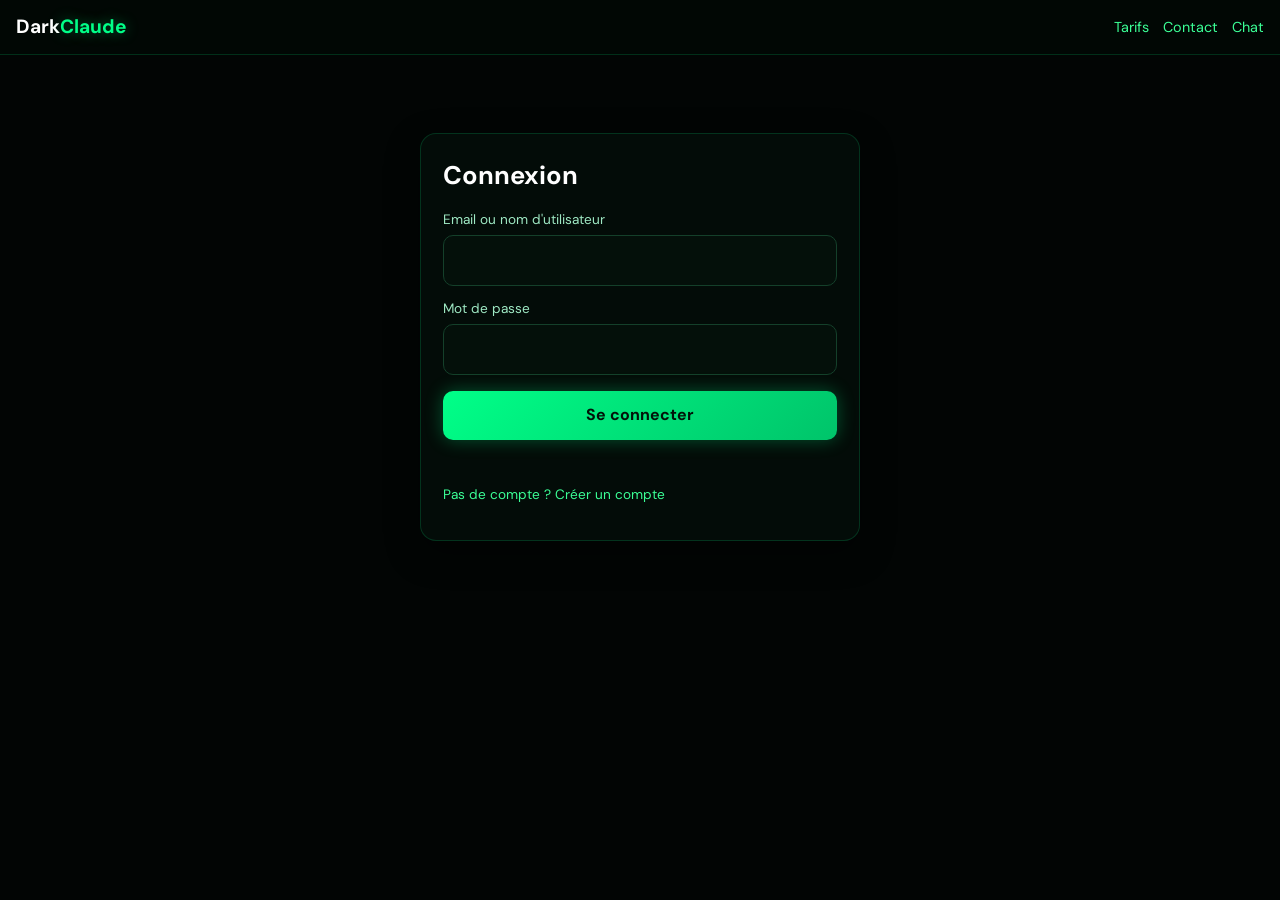
<file: public/auth.html>
<!doctype html><html lang="fr"><head><meta charset="utf-8"><meta name="robots" content="noindex, nofollow"><meta name="viewport" content="width=device-width,initial-scale=1,viewport-fit=cover"><meta name="theme-color" content="#020504"><link rel="icon" href="images/darkclaude-mark.png"><link href="css/css2.css" rel="stylesheet"><link rel="stylesheet" href="css/dc-app.css"><title>Connexion — DarkClaude</title></head><body><header class="dc-top"><a class="dc-logo" href="./index.html">Dark<span>Claude</span></a><nav class="dc-nav"><a href="./pricing.html">Tarifs</a><a href="./contact.html">Contact</a><a href="./demo.html">Chat</a></nav></header>
<main class="dc-wrap"><div class="dc-card dc-narrow">
<h1 id="t">Connexion</h1>
<form id="f" novalidate>
<div id="rowU" hidden><label for="u">Nom d'utilisateur</label><input id="u" autocomplete="username"></div>
<label for="e" id="eL">Email ou nom d'utilisateur</label><input id="e" autocomplete="username" required>
<label for="p">Mot de passe</label><input id="p" type="password" autocomplete="current-password" required>
<button class="dc-btn dc-btn--block" id="go" type="submit">Se connecter</button>
</form>
<p class="dc-msg" id="m"></p>
<p class="dc-muted"><a href="#" id="sw">Pas de compte ? Créer un compte</a></p>
</div></main>
<script src="js/api-base.js"></script>
<script src="js/dc-common.js"></script>
<script>
let signup = new URLSearchParams(location.search).get("mode") === "signup";
const $ = (i) => document.getElementById(i);
function paint(){ $("t").textContent = signup ? "Créer un compte" : "Connexion"; $("go").textContent = signup ? "Créer mon compte" : "Se connecter";
 $("rowU").hidden = !signup; $("eL").textContent = signup ? "Email" : "Email ou nom d'utilisateur";
 $("p").autocomplete = signup ? "new-password" : "current-password";
 $("sw").textContent = signup ? "Déjà un compte ? Se connecter" : "Pas de compte ? Créer un compte"; }
$("sw").onclick = (ev) => { ev.preventDefault(); signup = !signup; paint(); };
$("f").onsubmit = async (ev) => { ev.preventDefault(); $("go").disabled = true; DC.msg($("m"), "");
 try {
  const d = signup ? await DC.api("/api/auth/register", { method: "POST", body: { email: $("e").value, username: $("u").value, password: $("p").value } })
                   : await DC.api("/api/auth/login", { method: "POST", body: { login: $("e").value, password: $("p").value } });
  DC.save(d.token, d.user); location.href = "./demo.html";
 } catch (e) { DC.msg($("m"), e.message); } finally { $("go").disabled = false; } };
paint();
</script></body></html>
</file>
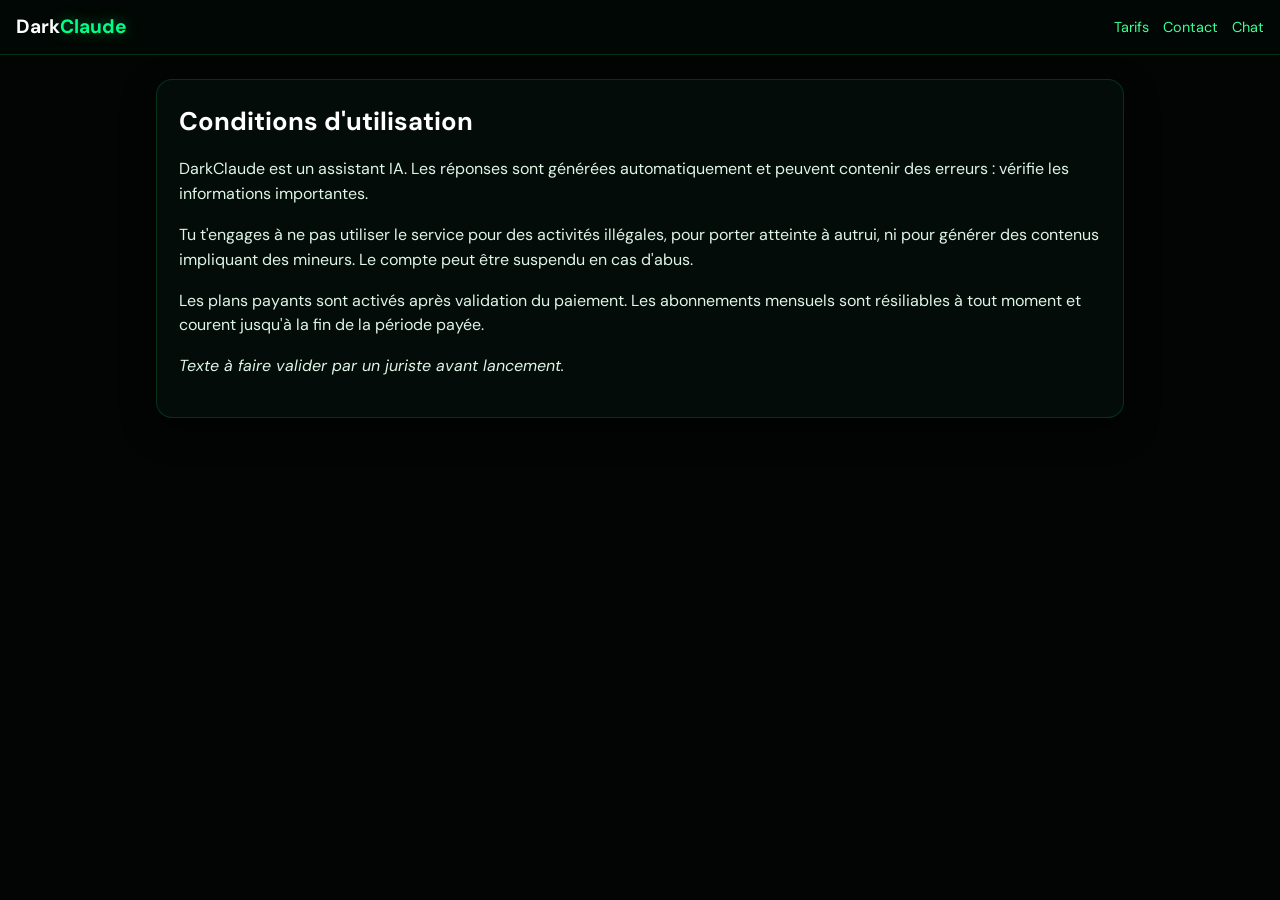
<file: public/cgu.html>
<!doctype html><html lang="fr"><head><meta charset="utf-8"><meta name="viewport" content="width=device-width,initial-scale=1,viewport-fit=cover"><meta name="theme-color" content="#020504"><link rel="icon" href="images/darkclaude-mark.png"><link href="css/css2.css" rel="stylesheet"><link rel="stylesheet" href="css/dc-app.css"><title>Conditions d'utilisation — DarkClaude</title></head><body><header class="dc-top"><a class="dc-logo" href="./index.html">Dark<span>Claude</span></a><nav class="dc-nav"><a href="./pricing.html">Tarifs</a><a href="./contact.html">Contact</a><a href="./demo.html">Chat</a></nav></header><main class="dc-wrap"><div class="dc-card"><h1>Conditions d'utilisation</h1><p>DarkClaude est un assistant IA. Les réponses sont générées automatiquement et peuvent contenir des erreurs : vérifie les informations importantes.</p><p>Tu t'engages à ne pas utiliser le service pour des activités illégales, pour porter atteinte à autrui, ni pour générer des contenus impliquant des mineurs. Le compte peut être suspendu en cas d'abus.</p><p>Les plans payants sont activés après validation du paiement. Les abonnements mensuels sont résiliables à tout moment et courent jusqu'à la fin de la période payée.</p><p><em>Texte à faire valider par un juriste avant lancement.</em></p></div></main></body></html>
</file>
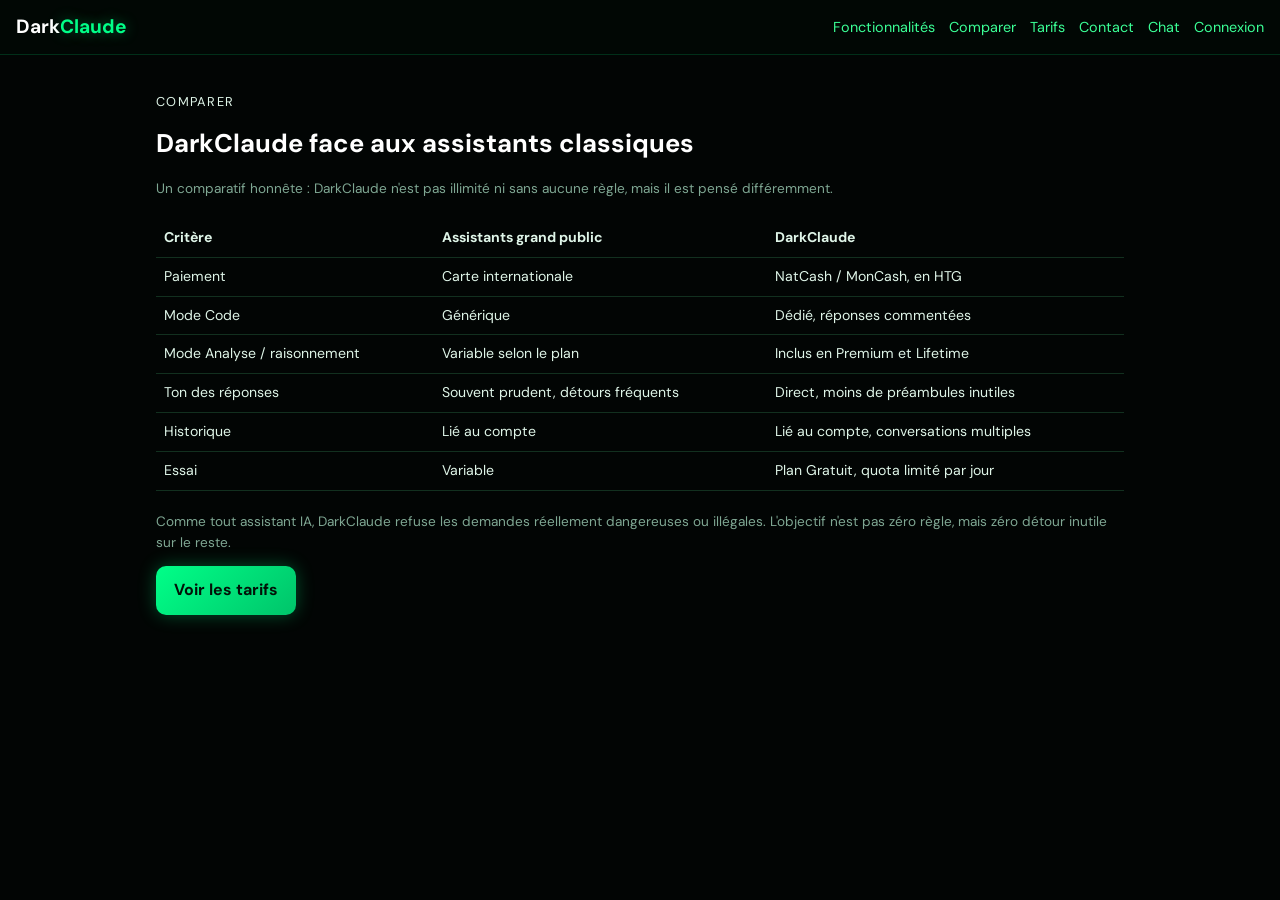
<file: public/compare.html>
<!doctype html><html lang="fr"><head><meta charset="utf-8"><meta name="viewport" content="width=device-width,initial-scale=1,viewport-fit=cover"><meta name="theme-color" content="#020504"><link rel="icon" href="images/darkclaude-mark.png"><link href="css/css2.css" rel="stylesheet"><link rel="stylesheet" href="css/dc-app.css"><meta name="description" content="DarkClaude comparé aux assistants IA classiques : paiement en gourdes haïtiennes, modes de travail adaptés, moins de refus hors sujets réellement sensibles.">
<link rel="canonical" href="https://darkclaude-public.vercel.app/compare.html">
<title>Comparer — DarkClaude</title></head><body><header class="dc-top"><a class="dc-logo" href="./index.html">Dark<span>Claude</span></a><nav class="dc-nav"><a href="./features.html">Fonctionnalités</a><a href="./compare.html">Comparer</a><a href="./pricing.html">Tarifs</a><a href="./contact.html">Contact</a><a href="./demo.html">Chat</a><a href="./auth.html">Connexion</a></nav></header>
<main class="dc-wrap">
<p class="eyebrow" style="color:var(--dc-green);text-transform:uppercase;letter-spacing:.1em;font-size:.8rem">Comparer</p>
<h1>DarkClaude face aux assistants classiques</h1>
<p class="dc-muted">Un comparatif honnête : DarkClaude n'est pas illimité ni sans aucune règle, mais il est pensé différemment.</p>
<div class="dc-tablewrap" style="margin-top:20px">
<table>
<thead><tr><th>Critère</th><th>Assistants grand public</th><th>DarkClaude</th></tr></thead>
<tbody>
<tr><td>Paiement</td><td>Carte internationale</td><td>NatCash / MonCash, en HTG</td></tr>
<tr><td>Mode Code</td><td>Générique</td><td>Dédié, réponses commentées</td></tr>
<tr><td>Mode Analyse / raisonnement</td><td>Variable selon le plan</td><td>Inclus en Premium et Lifetime</td></tr>
<tr><td>Ton des réponses</td><td>Souvent prudent, détours fréquents</td><td>Direct, moins de préambules inutiles</td></tr>
<tr><td>Historique</td><td>Lié au compte</td><td>Lié au compte, conversations multiples</td></tr>
<tr><td>Essai</td><td>Variable</td><td>Plan Gratuit, quota limité par jour</td></tr>
</tbody>
</table>
</div>
<p class="dc-muted" style="margin-top:20px">Comme tout assistant IA, DarkClaude refuse les demandes réellement dangereuses ou illégales. L'objectif n'est pas zéro règle, mais zéro détour inutile sur le reste.</p>
<a class="dc-btn" href="./pricing.html">Voir les tarifs</a>
</main></body></html>
</file>
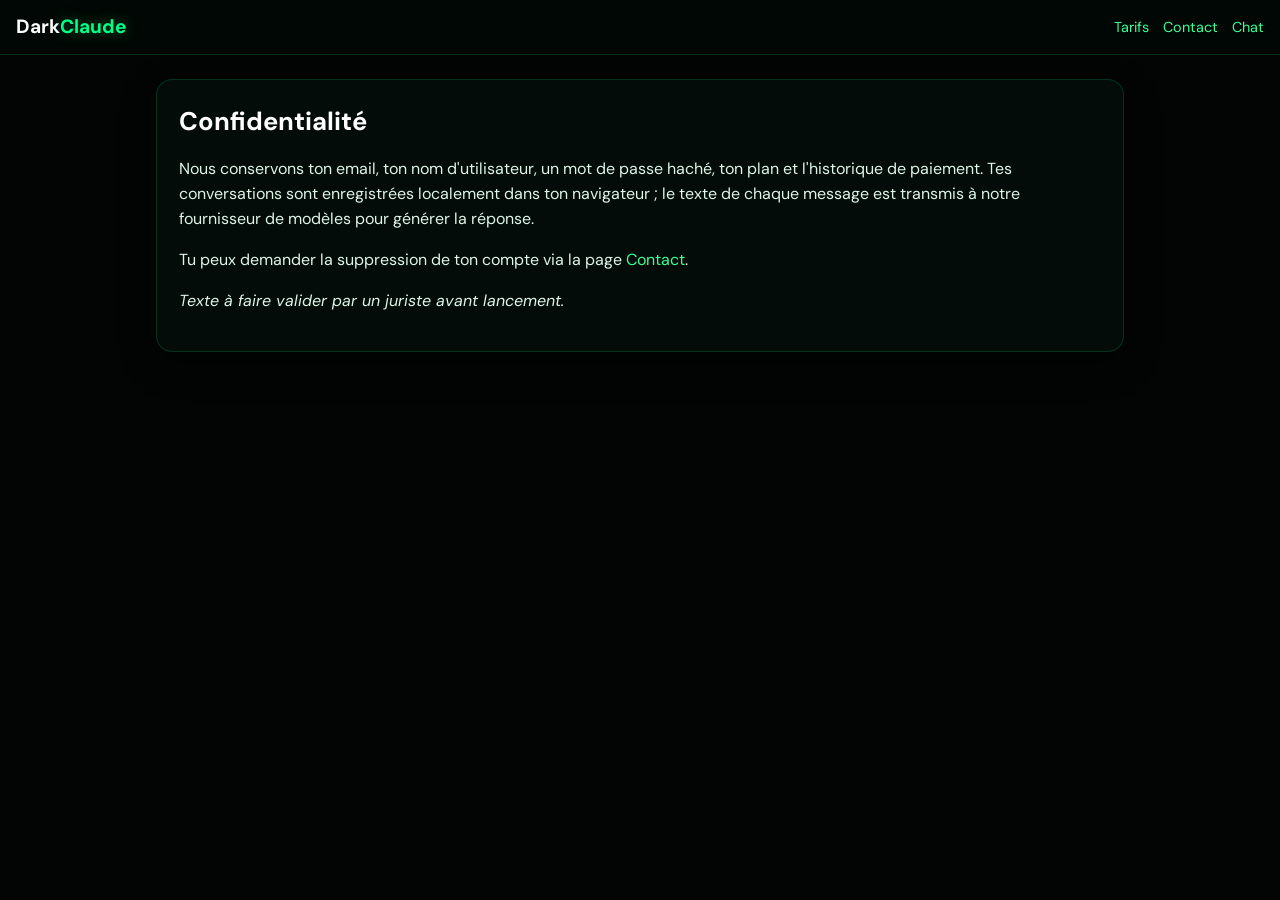
<file: public/confidentialite.html>
<!doctype html><html lang="fr"><head><meta charset="utf-8"><meta name="viewport" content="width=device-width,initial-scale=1,viewport-fit=cover"><meta name="theme-color" content="#020504"><link rel="icon" href="images/darkclaude-mark.png"><link href="css/css2.css" rel="stylesheet"><link rel="stylesheet" href="css/dc-app.css"><title>Confidentialité — DarkClaude</title></head><body><header class="dc-top"><a class="dc-logo" href="./index.html">Dark<span>Claude</span></a><nav class="dc-nav"><a href="./pricing.html">Tarifs</a><a href="./contact.html">Contact</a><a href="./demo.html">Chat</a></nav></header><main class="dc-wrap"><div class="dc-card"><h1>Confidentialité</h1><p>Nous conservons ton email, ton nom d'utilisateur, un mot de passe haché, ton plan et l'historique de paiement. Tes conversations sont enregistrées localement dans ton navigateur ; le texte de chaque message est transmis à notre fournisseur de modèles pour générer la réponse.</p><p>Tu peux demander la suppression de ton compte via la page <a href="./contact.html">Contact</a>.</p><p><em>Texte à faire valider par un juriste avant lancement.</em></p></div></main></body></html>
</file>
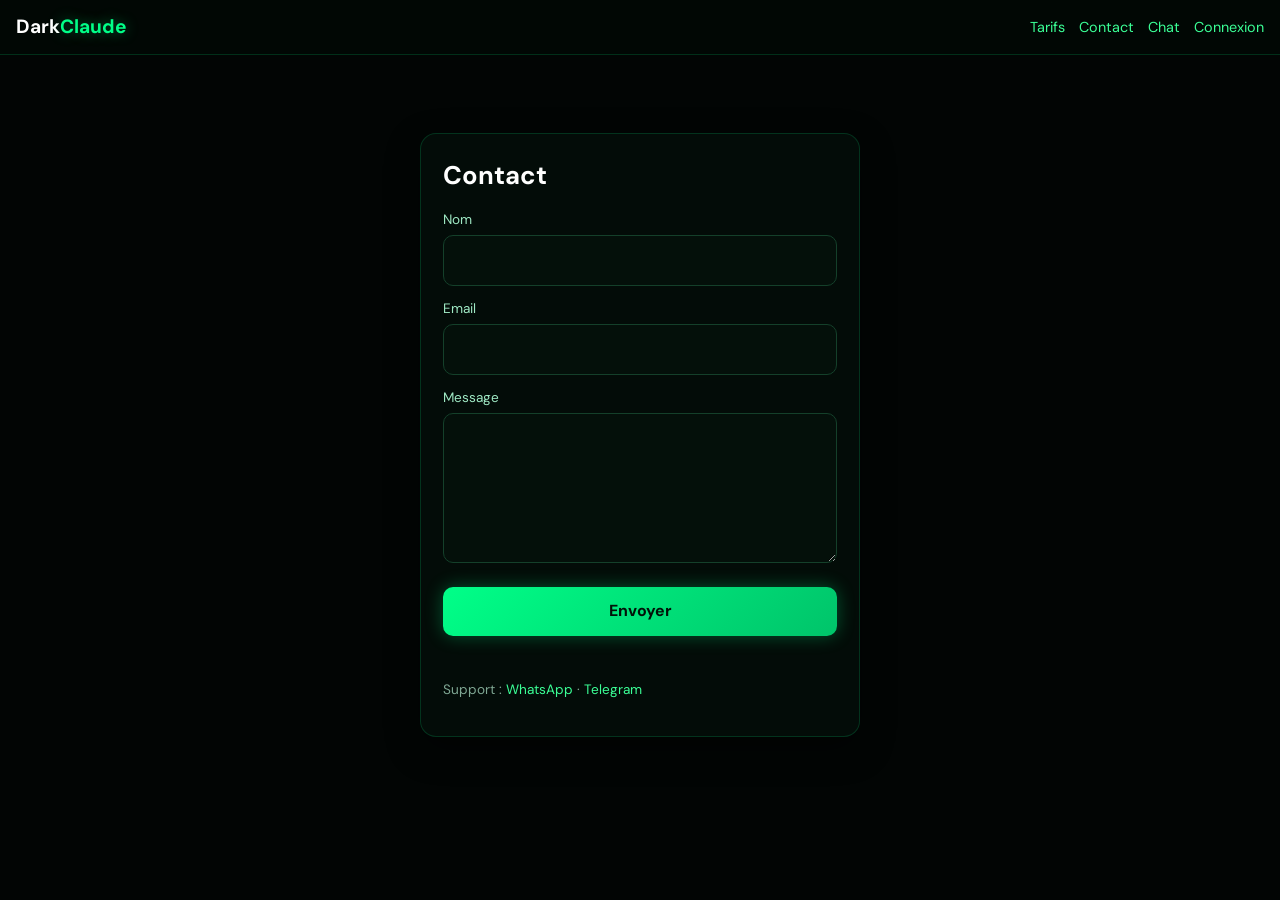
<file: public/contact.html>
<!doctype html><html lang="fr"><head><meta charset="utf-8"><meta name="description" content="Contactez l'équipe DarkClaude : support, questions sur les plans et le paiement en gourdes."><link rel="canonical" href="https://darkclaude-public.vercel.app/contact.html"><meta name="viewport" content="width=device-width,initial-scale=1,viewport-fit=cover"><meta name="theme-color" content="#020504"><link rel="icon" href="images/darkclaude-mark.png"><link href="css/css2.css" rel="stylesheet"><link rel="stylesheet" href="css/dc-app.css"><title>Contact — DarkClaude</title></head><body><header class="dc-top"><a class="dc-logo" href="./index.html">Dark<span>Claude</span></a><nav class="dc-nav"><a href="./pricing.html">Tarifs</a><a href="./contact.html">Contact</a><a href="./demo.html">Chat</a><a href="./auth.html">Connexion</a></nav></header>
<main class="dc-wrap"><div class="dc-card dc-narrow"><h1>Contact</h1>
<form id="f"><label for="n">Nom</label><input id="n"><label for="e">Email</label><input id="e" type="email" required>
<label for="m">Message</label><textarea id="m" rows="5" required></textarea>
<button class="dc-btn dc-btn--block" type="submit">Envoyer</button></form><p class="dc-msg" id="s"></p>
<p class="dc-muted">Support : <a href="https://chat.whatsapp.com/LnuE7yJ0MhX2pPyrdMMbxD">WhatsApp</a> · <a href="https://t.me/+eSmSob1eM6QzNDU0">Telegram</a></p></div></main>
<script src="js/api-base.js"></script>
<script src="js/dc-common.js"></script>
<script>document.getElementById("f").onsubmit=async(ev)=>{ev.preventDefault();const s=document.getElementById("s");
try{await DC.api("/api/contact",{method:"POST",body:{name:n.value,email:e.value,message:m.value}});DC.msg(s,"Message envoyé. Merci !",true);ev.target.reset();}catch(x){DC.msg(s,x.message);}};</script></body></html>
</file>
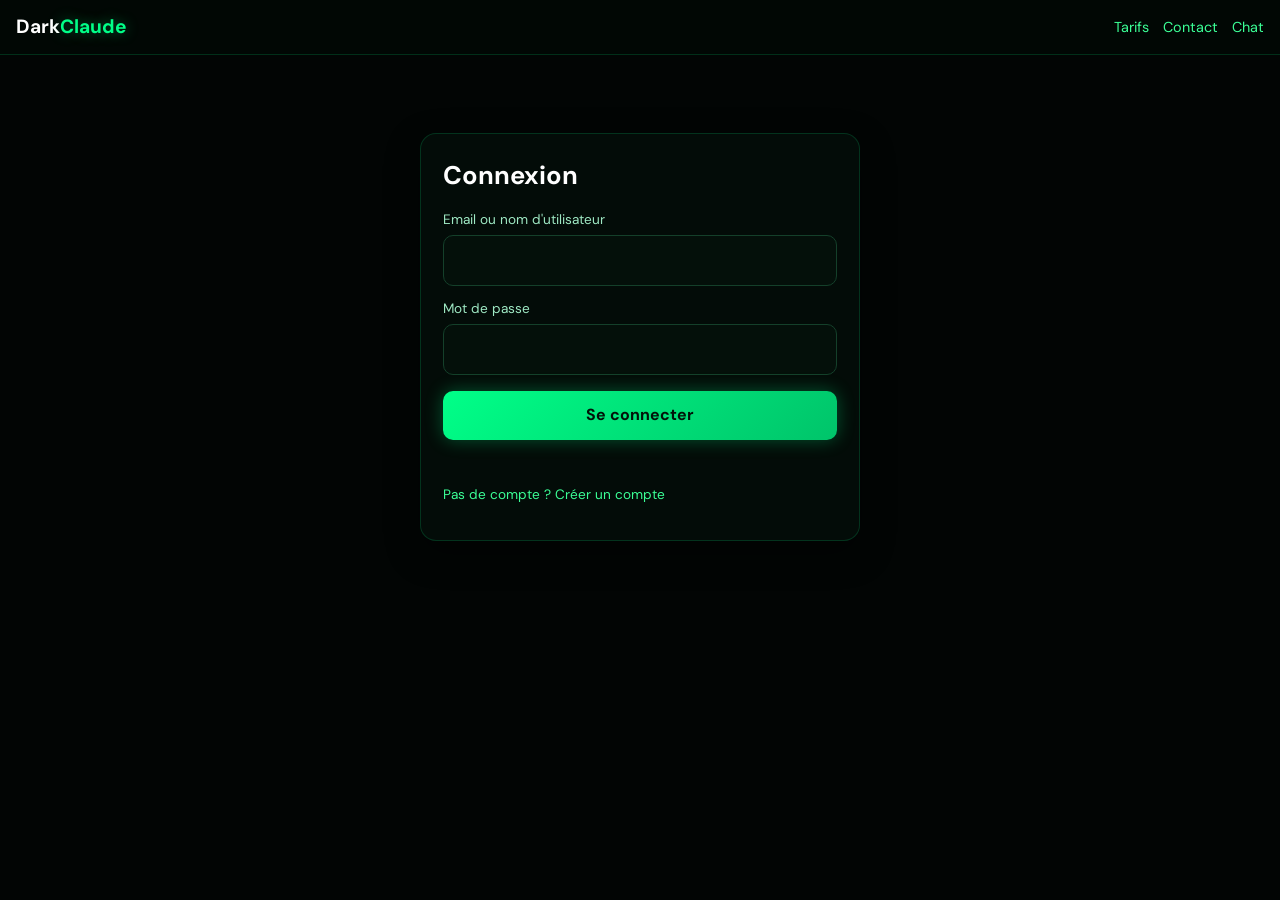
<file: public/demo.html>
<!doctype html><html lang="fr"><head><meta charset="utf-8"><meta name="robots" content="noindex, nofollow"><meta name="viewport" content="width=device-width,initial-scale=1,viewport-fit=cover"><meta name="theme-color" content="#020504"><title>Chat — DarkClaude</title><link rel="icon" href="images/darkclaude-mark.png"><link href="css/css2.css" rel="stylesheet"><link rel="stylesheet" href="css/dc-app.css"></head>
<body class="dc-chat">
<header class="dc-top"><a class="dc-logo" href="./index.html">Dark<span>Claude</span></a>
<div class="dc-bar"><span id="plan" class="dc-muted"></span><select id="convSel" aria-label="Conversation" style="max-width:150px"></select><a href="#" id="newConv">+ Nouvelle</a><a href="./pricing.html">Upgrade</a><a href="#" id="clr">Effacer</a><a href="#" id="out">Déconnexion</a></div></header>
<div class="dc-chatlog" id="log"><div class="dc-bubble a">Bienvenue. Je suis DarkClaude. Pose ta question.</div></div>
<form class="dc-compose" id="f">
<div class="dc-bar" style="width:100%"><select id="mode" aria-label="Mode"><option value="nolimit">No Limit</option><option value="code">Code</option><option value="analyse">Analyse</option></select>
<label class="dc-btn dc-btn--ghost" style="padding:6px 12px;margin:0;cursor:pointer">Image<input id="img" type="file" accept="image/png,image/jpeg,image/webp,image/gif" hidden></label><span id="imgn" class="dc-muted"></span><a href="#" id="imgx" class="dc-muted" style="display:none">✕</a><span id="err" class="dc-msg err" style="margin:0"></span></div>
<textarea id="m" rows="1" placeholder="Écris ton message…" maxlength="4000"></textarea>
<button class="dc-btn" id="go" type="submit">Envoyer</button></form>
<script src="js/api-base.js"></script>
<script src="js/dc-common.js"></script>
<script>
const $ = (i) => document.getElementById(i);
const log = $("log"), history = []; let image = null, busy = false, convId = null;
if (!DC.token()) location.replace("./auth.html?mode=login");
function escHtml(s){return s.replace(/&/g,"&amp;").replace(/</g,"&lt;").replace(/>/g,"&gt;");}
function renderMD(raw){
  const blocks=[]; let t=raw.replace(/```(\w*)\n([\s\S]*?)```/g,(m,lang,code)=>{
    const i=blocks.length; blocks.push({lang:(lang||"text"),code:code.replace(/\n$/,"")}); return "\u0000"+i+"\u0000";
  });
  t=escHtml(t);
  t=t.replace(/`([^`]+)`/g,(m,c)=>"<code>"+c+"</code>");
  t=t.replace(/\*\*([^*]+)\*\*/g,"<strong>$1</strong>");
  t=t.replace(/(^|\n)(-|\*) (.+)/g,"$1<li>$3</li>");
  t=t.replace(/(<li>.*<\/li>\n?)+/gs,(m)=>"<ul>"+m+"</ul>");
  t=t.split(/\n{2,}/).map(p=>p.trim()?( /^<(ul|li)/.test(p)?p:"<p>"+p.replace(/\n/g,"<br>")+"</p>" ):"").join("");
  t=t.replace(/\u0000(\d+)\u0000/g,(m,i)=>{
    const b=blocks[i]; const id="code"+Math.random().toString(36).slice(2);
    return '<div class="dc-code"><div class="dc-code__bar"><span>'+escHtml(b.lang)+'</span><button class="dc-code__copy" type="button" data-copy-target="'+id+'">Copier</button></div><pre><code id="'+id+'">'+escHtml(b.code)+'</code></pre></div>';
  });
  return t || "";
}
log.addEventListener("click",(ev)=>{
  const cb=ev.target.closest("[data-copy-target]");
  if(cb){ const el=document.getElementById(cb.dataset.copyTarget); if(el){ navigator.clipboard.writeText(el.textContent).then(()=>{const o=cb.textContent;cb.textContent="Copié !";setTimeout(()=>cb.textContent=o,1200);}); } return; }
  const mb=ev.target.closest("[data-copy-msg]");
  if(mb){ navigator.clipboard.writeText(mb.dataset.copyMsg).then(()=>{const o=mb.textContent;mb.textContent="Copié !";setTimeout(()=>mb.textContent="Copier",1200);}); }
});
const bubble = (cls, text) => {
  const d = document.createElement("div"); d.className = "dc-bubble " + cls;
  if (cls === "a") { d.innerHTML = renderMD(text); const c=document.createElement("button"); c.className="dc-bubble__copy"; c.type="button"; c.textContent="Copier"; c.dataset.copyMsg=text; d.appendChild(c); }
  else { d.textContent = text; }
  log.appendChild(d); log.scrollTop = log.scrollHeight; return d;
};
const setBubbleText = (d, text) => {
  d.innerHTML = renderMD(text);
  const c=document.createElement("button"); c.className="dc-bubble__copy"; c.type="button"; c.textContent="Copier"; c.dataset.copyMsg=text; d.appendChild(c);
};

function paintConvSel(rows) {
  $("convSel").innerHTML = rows.map(c => '<option value="' + c.id + '">' + (c.title || "Conversation") + ' · ' + new Date(c.created_at).toLocaleDateString() + '</option>').join("");
  $("convSel").value = convId;
}

async function loadHistory() {
  let rows = [];
  try { rows = (await DC.api("/api/chat/conversations")).conversations; } catch {}
  if (!rows.length) {
    try { const d = await DC.api("/api/chat/conversations", { method: "POST", body: {} }); rows = [{ id: d.id, title: "Conversation", created_at: new Date().toISOString() }]; } catch {}
  }
  convId = rows[0].id;
  paintConvSel(rows);
  await openConversation(convId);
}

async function openConversation(id) {
  convId = id; history.length = 0; log.innerHTML = "";
  try {
    const { messages: rows } = await DC.api("/api/chat/history?conversation_id=" + id);
    if (!rows.length) { bubble("a", "Bienvenue. Je suis DarkClaude. Pose ta question."); return; }
    for (const r of rows) { bubble(r.role === "user" ? "u" : "a", r.content); history.push({ role: r.role, content: r.content }); }
  } catch { bubble("a", "Bienvenue. Je suis DarkClaude. Pose ta question."); }
}

$("convSel").onchange = (e) => openConversation(+e.target.value);

$("newConv").onclick = async (e) => {
  e.preventDefault();
  try {
    const d = await DC.api("/api/chat/conversations", { method: "POST", body: {} });
    const rows = (await DC.api("/api/chat/conversations")).conversations;
    paintConvSel(rows);
    await openConversation(d.id);
  } catch (er) { $("err").textContent = er.message; }
};

async function me() { try { const { user } = await DC.api("/api/auth/me"); localStorage.setItem("darkclaude_user", JSON.stringify(user)); $("plan").textContent = user.plan + " · " + user.dailyLimit + " msg/jour"; if (user.admin && !document.getElementById("adm")) $("plan").insertAdjacentHTML("afterend", ' <a id="adm" href="./admin.html">Admin</a>'); } catch { DC.clear(); location.replace("./auth.html?mode=login"); } }

$("clr").onclick = async (e) => {
  e.preventDefault();
  if (!confirm("Supprimer cette conversation ?")) return;
  try {
    await DC.api("/api/chat/conversations/" + convId, { method: "DELETE" });
    const d = await DC.api("/api/chat/conversations", { method: "POST", body: {} });
    const rows = (await DC.api("/api/chat/conversations")).conversations;
    paintConvSel(rows);
    await openConversation(d.id);
  } catch (er) { $("err").textContent = er.message; }
};
$("out").onclick = async (e) => { e.preventDefault(); try { await DC.api("/api/auth/logout", { method: "POST" }); } catch {} DC.clear(); location.replace("./"); };
$("img").onchange = (e) => { const f = e.target.files[0]; if (!f) return; if (f.size > 4 * 1024 * 1024) { $("err").textContent = "Image > 4 Mo"; return; }
  const r = new FileReader(); r.onload = () => { image = { mime: f.type, dataUrl: r.result, name: f.name }; $("imgn").textContent = f.name; $("imgx").style.display = "inline"; }; r.readAsDataURL(f); };
$("imgx").onclick = (e) => { e.preventDefault(); image = null; $("imgn").textContent = ""; $("imgx").style.display = "none"; $("img").value = ""; };
$("m").addEventListener("keydown", (e) => { if (e.key === "Enter" && !e.shiftKey && !/Mobi|Android/i.test(navigator.userAgent)) { e.preventDefault(); $("f").requestSubmit(); } });
$("m").addEventListener("input", (e) => { e.target.style.height = "auto"; e.target.style.height = Math.min(e.target.scrollHeight, 160) + "px"; });
$("f").onsubmit = async (e) => {
  e.preventDefault(); if (busy) return; const text = $("m").value.trim(); if (!text && !image) return;
  busy = true; $("go").disabled = true; $("err").textContent = "";
  bubble("u", text || "(image)"); $("m").value = ""; $("m").style.height = "auto";
  const out = bubble("a", "…"); let full = ""; let pendingText = ""; let rafScheduled = false;
  const body = { message: text, mode: $("mode").value, lang: localStorage.getItem("darkclaude_lang") || "fr", stream: true, history: history.slice(-24), conversation_id: convId };
  if (image) body.images = [image];
  try {
    const r = await fetch("/api/chat", { method: "POST", headers: { "Content-Type": "application/json", "x-session-token": DC.token() }, body: JSON.stringify(body) });
    if (!r.ok) { const d = await r.json().catch(() => ({})); const er = new Error(d.error || "Erreur"); er.status = r.status; throw er; }
    const hdr = r.headers.get("x-conversation-id"); if (hdr) convId = +hdr;
    const rd = r.body.getReader(), dec = new TextDecoder(); let buf = "";
    for (;;) { const { done, value } = await rd.read(); if (done) break; buf += dec.decode(value, { stream: true });
      let i; while ((i = buf.indexOf("\n")) >= 0) { const l = buf.slice(0, i).trim(); buf = buf.slice(i + 1); if (!l) continue;
        const j = JSON.parse(l); if (j.error) throw new Error(j.error); if (j.delta) { full += j.delta; pendingText = full;
      if (!rafScheduled) { rafScheduled = true; requestAnimationFrame(() => { rafScheduled = false; setBubbleText(out, pendingText); log.scrollTop = log.scrollHeight; }); } } if (j.upsell) { const u = document.createElement("div"); u.className = "dc-bubble a"; u.innerHTML = "<strong>" + j.upsell.title + "</strong><br>" + j.upsell.body + " <a href=\"" + j.upsell.url + "\">Voir les plans →</a>"; log.appendChild(u); log.scrollTop = log.scrollHeight; } } }
    history.push({ role: "user", content: text }, { role: "assistant", content: full }); image = null; $("imgn").textContent = ""; $("img").value = ""; $("imgx").style.display = "none";
    log.scrollTop = log.scrollHeight;
  } catch (er) { out.remove(); $("err").textContent = er.message; if (er.status === 401) { DC.clear(); location.replace("./auth.html?mode=login"); } if (er.status === 402) $("err").innerHTML = er.message + ' <a href="./pricing.html">Voir les plans</a>'; }
  finally { busy = false; $("go").disabled = false; me(); }
};
loadHistory().then(me);
</script></body></html>
</file>
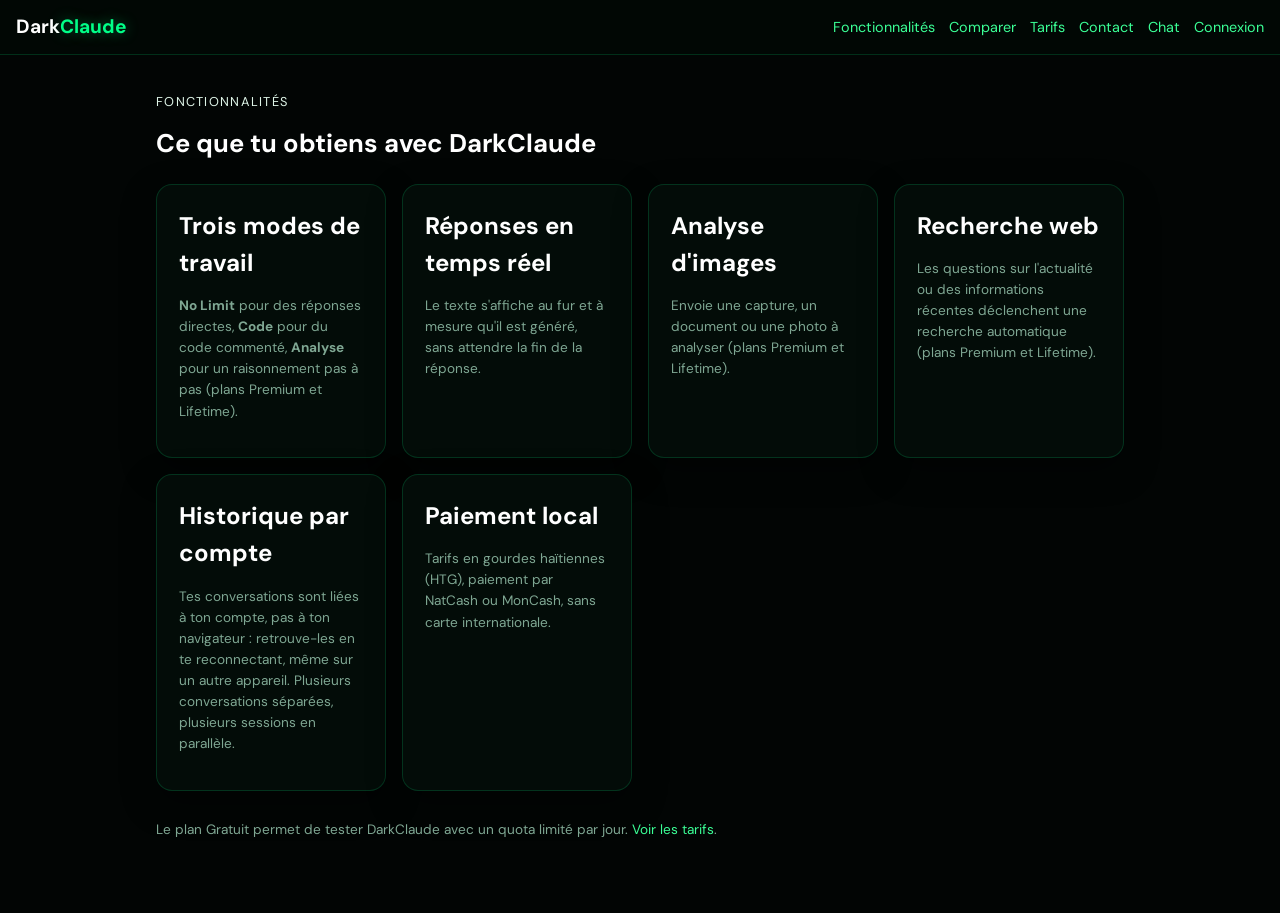
<file: public/features.html>
<!doctype html><html lang="fr"><head><meta charset="utf-8"><meta name="viewport" content="width=device-width,initial-scale=1,viewport-fit=cover"><meta name="theme-color" content="#020504"><link rel="icon" href="images/darkclaude-mark.png"><link href="css/css2.css" rel="stylesheet"><link rel="stylesheet" href="css/dc-app.css"><meta name="description" content="Toutes les fonctionnalités de DarkClaude : modes No Limit, Code et Analyse, recherche web, analyse d'images, historique de conversations.">
<link rel="canonical" href="https://darkclaude-public.vercel.app/features.html">
<title>Fonctionnalités — DarkClaude</title></head><body><header class="dc-top"><a class="dc-logo" href="./index.html">Dark<span>Claude</span></a><nav class="dc-nav"><a href="./features.html">Fonctionnalités</a><a href="./compare.html">Comparer</a><a href="./pricing.html">Tarifs</a><a href="./contact.html">Contact</a><a href="./demo.html">Chat</a><a href="./auth.html">Connexion</a></nav></header>
<main class="dc-wrap">
<p class="eyebrow" style="color:var(--dc-green);text-transform:uppercase;letter-spacing:.1em;font-size:.8rem">Fonctionnalités</p>
<h1>Ce que tu obtiens avec DarkClaude</h1>
<div class="dc-grid" style="margin-top:20px">
<div class="dc-card"><h2>Trois modes de travail</h2><p class="dc-muted"><strong>No Limit</strong> pour des réponses directes, <strong>Code</strong> pour du code commenté, <strong>Analyse</strong> pour un raisonnement pas à pas (plans Premium et Lifetime).</p></div>
<div class="dc-card"><h2>Réponses en temps réel</h2><p class="dc-muted">Le texte s'affiche au fur et à mesure qu'il est généré, sans attendre la fin de la réponse.</p></div>
<div class="dc-card"><h2>Analyse d'images</h2><p class="dc-muted">Envoie une capture, un document ou une photo à analyser (plans Premium et Lifetime).</p></div>
<div class="dc-card"><h2>Recherche web</h2><p class="dc-muted">Les questions sur l'actualité ou des informations récentes déclenchent une recherche automatique (plans Premium et Lifetime).</p></div>
<div class="dc-card"><h2>Historique par compte</h2><p class="dc-muted">Tes conversations sont liées à ton compte, pas à ton navigateur : retrouve-les en te reconnectant, même sur un autre appareil. Plusieurs conversations séparées, plusieurs sessions en parallèle.</p></div>
<div class="dc-card"><h2>Paiement local</h2><p class="dc-muted">Tarifs en gourdes haïtiennes (HTG), paiement par NatCash ou MonCash, sans carte internationale.</p></div>
</div>
<p class="dc-muted" style="margin-top:28px">Le plan Gratuit permet de tester DarkClaude avec un quota limité par jour. <a href="./pricing.html">Voir les tarifs</a>.</p>
</main></body></html>
</file>
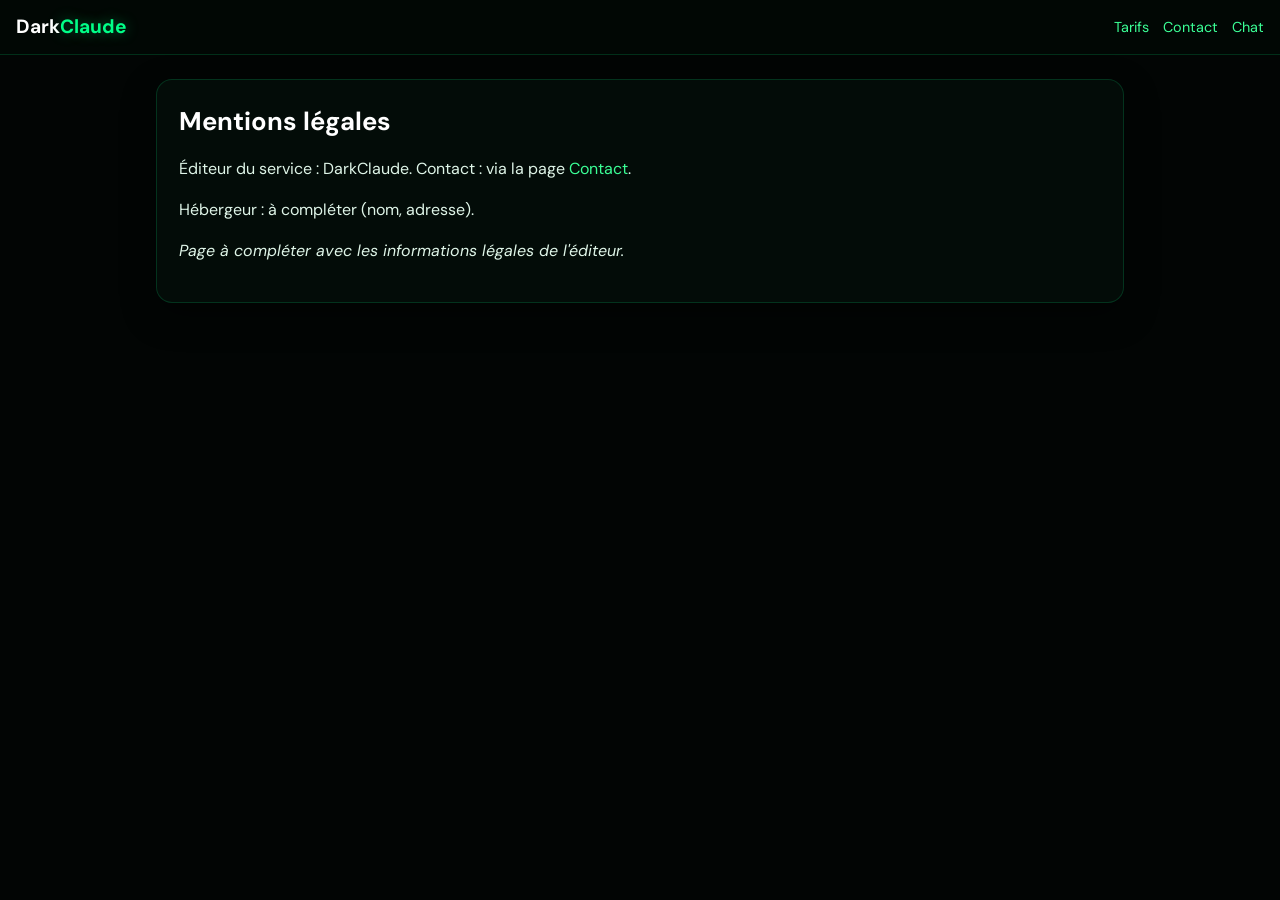
<file: public/mentions-legales.html>
<!doctype html><html lang="fr"><head><meta charset="utf-8"><meta name="viewport" content="width=device-width,initial-scale=1,viewport-fit=cover"><meta name="theme-color" content="#020504"><link rel="icon" href="images/darkclaude-mark.png"><link href="css/css2.css" rel="stylesheet"><link rel="stylesheet" href="css/dc-app.css"><title>Mentions légales — DarkClaude</title></head><body><header class="dc-top"><a class="dc-logo" href="./index.html">Dark<span>Claude</span></a><nav class="dc-nav"><a href="./pricing.html">Tarifs</a><a href="./contact.html">Contact</a><a href="./demo.html">Chat</a></nav></header><main class="dc-wrap"><div class="dc-card"><h1>Mentions légales</h1><p>Éditeur du service : DarkClaude. Contact : via la page <a href="./contact.html">Contact</a>.</p><p>Hébergeur : à compléter (nom, adresse).</p><p><em>Page à compléter avec les informations légales de l'éditeur.</em></p></div></main></body></html>
</file>
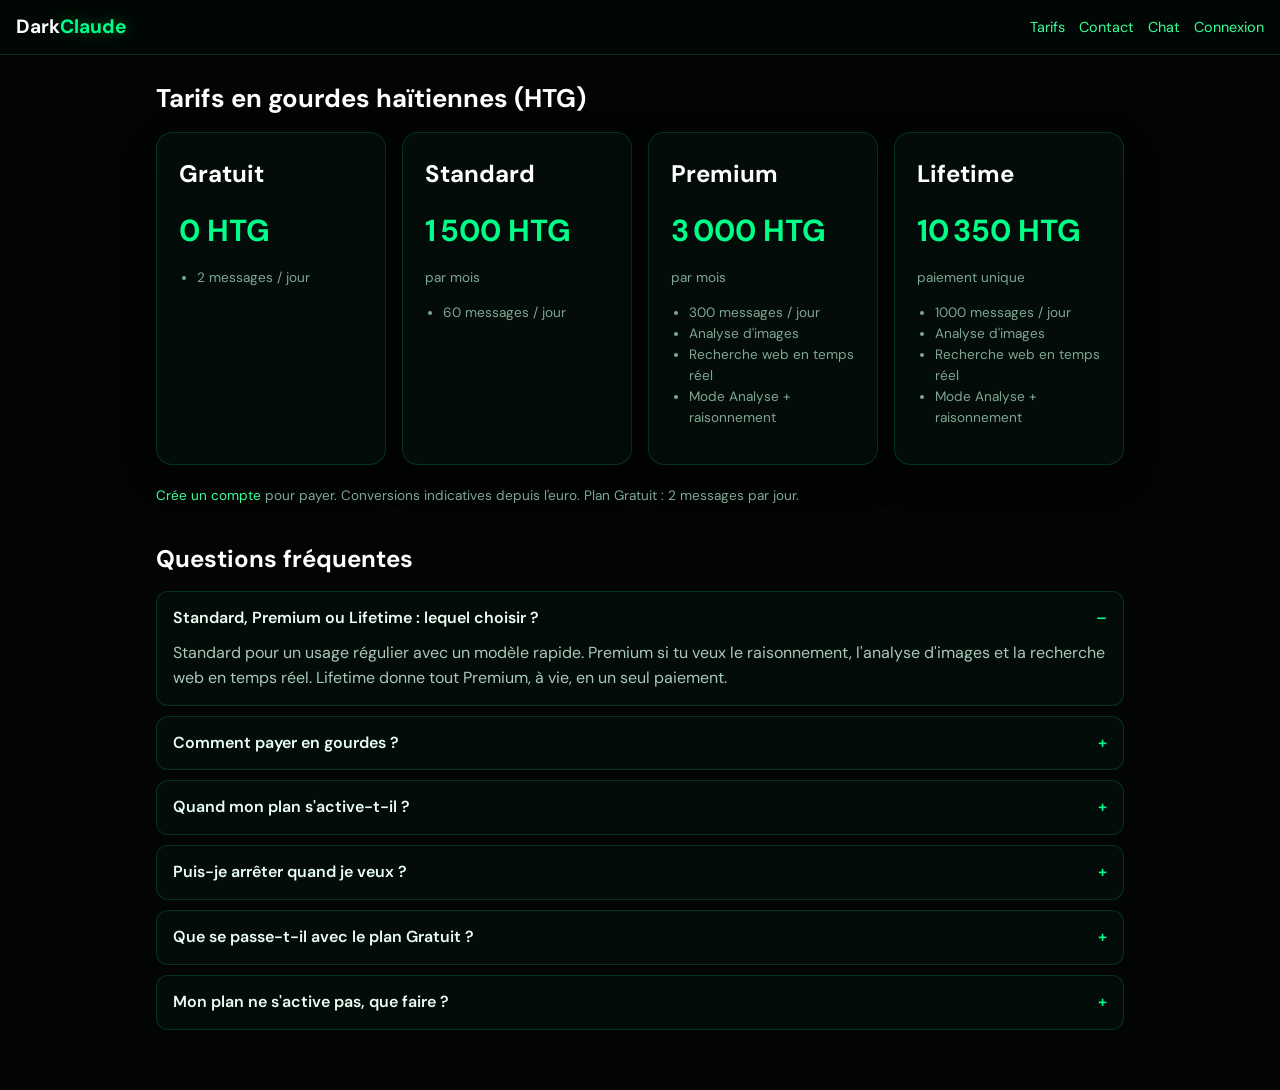
<file: public/pricing.html>
<!doctype html><html lang="fr"><head><meta charset="utf-8"><meta name="description" content="Tarifs DarkClaude en gourdes haïtiennes (HTG) : plan gratuit, Standard, Premium et Lifetime. Paiement par NatCash ou MonCash."><link rel="canonical" href="https://darkclaude-public.vercel.app/pricing.html"><meta name="viewport" content="width=device-width,initial-scale=1,viewport-fit=cover"><meta name="theme-color" content="#020504"><link rel="icon" href="images/darkclaude-mark.png"><link href="css/css2.css" rel="stylesheet"><link rel="stylesheet" href="css/dc-app.css"><title>Tarifs — DarkClaude</title></head><body><header class="dc-top"><a class="dc-logo" href="./index.html">Dark<span>Claude</span></a><nav class="dc-nav"><a href="./pricing.html">Tarifs</a><a href="./contact.html">Contact</a><a href="./demo.html">Chat</a><a href="./auth.html">Connexion</a></nav></header>
<main class="dc-wrap"><h1>Tarifs en gourdes haïtiennes (HTG)</h1>
<div class="dc-grid" id="plans"></div>
<div class="dc-card" style="margin-top:22px" id="pay" hidden>
<h2>Payer par NatCash ou MonCash</h2>
<p class="dc-muted">1) Envoie le montant du plan au numéro ci-dessous. 2) Prends une capture d'écran de la confirmation. 3) Remplis le formulaire. 4) Ton plan est activé après vérification par l'équipe.</p>
<p id="numbers"></p>
<label for="pl">Plan</label><select id="pl"></select>
<label for="me">Méthode</label><select id="me"><option value="natcash">NatCash</option><option value="moncash">MonCash</option></select>
<label for="rf">Référence de la transaction</label><input id="rf">
<label for="snd">Numéro qui a transféré l'argent</label><input id="snd" placeholder="Ex: 509XXXXXXXX">
<label for="agt">Qui a fait le transfert ?</label><select id="agt"><option value="moi">C'est moi</option><option value="agent">Chez un agent</option></select>
<label for="prf">Capture d'écran de la preuve de paiement (obligatoire)</label><input id="prf" type="file" accept="image/png,image/jpeg,image/webp">
<p id="prfn" class="dc-muted"></p>
<label for="nts">Notes (optionnel)</label><textarea id="nts" rows="3" placeholder="Infos utiles pour l'équipe"></textarea>
<button class="dc-btn dc-btn--block" id="sub">J'ai payé : demander l'activation</button><p class="dc-msg" id="m"></p></div>
<p class="dc-muted" id="note" style="margin-top:20px">Conversions indicatives depuis l'euro. Plan Gratuit : 2 messages par jour.</p><section id="faq" style="margin-top:34px"><h2>Questions fréquentes</h2>
<details class="dc-faq" open><summary>Standard, Premium ou Lifetime : lequel choisir ?</summary><p>Standard pour un usage régulier avec un modèle rapide. Premium si tu veux le raisonnement, l'analyse d'images et la recherche web en temps réel. Lifetime donne tout Premium, à vie, en un seul paiement.</p></details>
<details class="dc-faq"><summary>Comment payer en gourdes ?</summary><p>Par NatCash ou MonCash : envoie le montant du plan au numéro affiché, saisis la référence de la transaction, et ton plan est activé après vérification.</p></details>
<details class="dc-faq"><summary>Quand mon plan s'active-t-il ?</summary><p>Dès que l'équipe valide ton paiement, généralement en quelques minutes à quelques heures.</p></details>
<details class="dc-faq"><summary>Puis-je arrêter quand je veux ?</summary><p>Oui. Les abonnements mensuels se résilient depuis ton compte et restent actifs jusqu'à la fin de la période payée.</p></details>
<details class="dc-faq"><summary>Que se passe-t-il avec le plan Gratuit ?</summary><p>Tu disposes de 2 messages par jour pour tester DarkClaude.</p></details>
<details class="dc-faq"><summary>Mon plan ne s'active pas, que faire ?</summary><p>Vérifie la référence saisie, puis écris-nous via la page Contact ou la communauté WhatsApp.</p></details>
</section></main>
<script src="js/api-base.js"></script>
<script src="js/dc-common.js"></script>
<script>
const $=(i)=>document.getElementById(i);
const per={month:"par mois",lifetime:"paiement unique"};
(async()=>{
 let plans=[{id:"free",label:"Gratuit",priceHtg:0,period:null,dailyMessages:2},{id:"starter",label:"Standard",priceHtg:1500,period:"month",dailyMessages:60},{id:"unlimited",label:"Premium",priceHtg:3000,period:"month",dailyMessages:300,vision:true,search:true,analyse:true},{id:"lifetime",label:"Lifetime",priceHtg:10350,period:"lifetime",dailyMessages:1000,vision:true,search:true,analyse:true}];
 try{ plans=(await DC.api("/api/billing/plans")).plans; }catch{}
 $("plans").innerHTML=plans.map(p=>'<div class="dc-card"><h2>'+p.label+'</h2><div style="font-size:1.9rem;font-weight:800;color:#00ff88">'+(p.priceHtg?DC.fmt(p.priceHtg)+' HTG':'0 HTG')+'</div><p class="dc-muted">'+(per[p.period]||'')+'</p><ul class="dc-muted" style="padding-left:18px"><li>'+p.dailyMessages+' messages / jour</li>'+(p.vision?'<li>Analyse d\'images</li>':'')+(p.search?'<li>Recherche web en temps réel</li>':'')+(p.analyse?'<li>Mode Analyse + raisonnement</li>':'')+'</ul></div>').join("");
 $("pl").innerHTML=plans.filter(p=>p.priceHtg).map(p=>'<option value="'+p.id+'">'+p.label+' — '+DC.fmt(p.priceHtg)+' HTG</option>').join("");
 if(DC.token()){ try{const i=await DC.api("/api/billing/pay-info"); if(i.manual){$("pay").hidden=false;$("numbers").innerHTML='NatCash : <b>'+(i.natcash||'—')+'</b><br>MonCash : <b>'+(i.moncash||'—')+'</b>';}}catch{} }
 else { $("note").insertAdjacentHTML("afterbegin",'<a href="./auth.html?mode=signup">Crée un compte</a> pour payer. '); }
})();
let proofData = null;
$("prf").onchange = (e) => {
  const f = e.target.files[0]; if (!f) return;
  if (f.size > 4 * 1024 * 1024) { DC.msg($("m"), "Image > 4 Mo"); return; }
  const r = new FileReader();
  r.onload = () => { proofData = r.result; $("prfn").textContent = f.name; };
  r.readAsDataURL(f);
};
$("sub").onclick=async()=>{
  if (!proofData) { DC.msg($("m"), "Ajoute la capture d'écran de ta preuve de paiement."); return; }
  if (!$("snd").value.trim()) { DC.msg($("m"), "Indique le numéro qui a transféré l'argent."); return; }
  try{
    const d=await DC.api("/api/billing/manual-request",{method:"POST",body:{
      plan:$("pl").value, method:$("me").value, reference:$("rf").value,
      proof_data_url: proofData, sender_number: $("snd").value.trim(),
      sender_is_agent: $("agt").value === "agent", notes: $("nts").value.trim()
    }});
    DC.msg($("m"),d.message,true);
  }catch(e){DC.msg($("m"),e.message);}
};
</script></body></html>
</file>
<file: public/css/css2.css>
@font-face {
  font-family: 'DM Sans';
  font-style: italic;
  font-weight: 400;
  font-display: swap;
  src: url(../fonts/rP2rp2ywxg089UriCZaSExd86J3t9jz86Mvy4qCRAL19DksVat-JDW3z.ttf) format('truetype');
}
@font-face {
  font-family: 'DM Sans';
  font-style: normal;
  font-weight: 400;
  font-display: swap;
  src: url(../fonts/rP2tp2ywxg089UriI5-g4vlH9VoD8CmcqZG40F9JadbnoEwAopxhTg.ttf) format('truetype');
}
@font-face {
  font-family: 'DM Sans';
  font-style: normal;
  font-weight: 500;
  font-display: swap;
  src: url(../fonts/rP2tp2ywxg089UriI5-g4vlH9VoD8CmcqZG40F9JadbnoEwAkJxhTg.ttf) format('truetype');
}
@font-face {
  font-family: 'DM Sans';
  font-style: normal;
  font-weight: 600;
  font-display: swap;
  src: url(../fonts/rP2tp2ywxg089UriI5-g4vlH9VoD8CmcqZG40F9JadbnoEwAfJthTg.ttf) format('truetype');
}
@font-face {
  font-family: 'DM Sans';
  font-style: normal;
  font-weight: 700;
  font-display: swap;
  src: url(../fonts/rP2tp2ywxg089UriI5-g4vlH9VoD8CmcqZG40F9JadbnoEwARZthTg.ttf) format('truetype');
}
@font-face {
  font-family: 'Unbounded';
  font-style: normal;
  font-weight: 700;
  font-display: swap;
  src: url(../fonts/Yq6F-LOTXCb04q32xlpat-6uR42XTqtG6__2040.ttf) format('truetype');
}
@font-face {
  font-family: 'Unbounded';
  font-style: normal;
  font-weight: 800;
  font-display: swap;
  src: url(../fonts/Yq6F-LOTXCb04q32xlpat-6uR42XTqtG65j2040.ttf) format('truetype');
}
@font-face {
  font-family: 'Unbounded';
  font-style: normal;
  font-weight: 900;
  font-display: swap;
  src: url(../fonts/Yq6F-LOTXCb04q32xlpat-6uR42XTqtG67H2040.ttf) format('truetype');
}
</file>
<file: public/css/style.css>
* {
  box-sizing: border-box;
}

html,
body {
  margin: 0;
  padding: 0;
  height: 100%;
}

:root {
  --bg: #06070b;
  --bg-soft: #0f111a;
  --line: #262c3b;
  --text: #f4f6fb;
  --muted: #a7afc2;
  --red: #21e17b;
  --red-2: #19a45a;
  --card-bg: rgba(15, 20, 31, 0.9);
  --card-border: #2f3749;
}

html {
  scroll-behavior: smooth;
  /* Évite les décalages horizontaux quand la scrollbar apparaît/disparaît */
  scrollbar-gutter: stable;
}

@keyframes aurora-drift {
  0% {
    transform: translate(-4%, -3%) scale(1) rotate(0deg);
    opacity: 0.55;
  }
  50% {
    opacity: 0.75;
  }
  100% {
    transform: translate(5%, 4%) scale(1.08) rotate(2deg);
    opacity: 0.6;
  }
}

@keyframes grid-pan {
  0% {
    background-position: 0 0, 0 0, 0 0;
  }
  100% {
    background-position: 0 0, 24px 24px, 24px 24px;
  }
}

@keyframes hero-item-in {
  from {
    opacity: 0;
    transform: translateY(22px);
    filter: blur(6px);
  }
  to {
    opacity: 1;
    transform: translateY(0);
    filter: blur(0);
  }
}

@keyframes pill-glow {
  0%,
  100% {
    box-shadow: 0 0 0 0 rgba(64, 243, 148, 0.2);
  }
  50% {
    box-shadow: 0 0 24px 2px rgba(64, 243, 148, 0.18);
  }
}

@keyframes trust-pop {
  from {
    opacity: 0;
    transform: translateY(10px) scale(0.96);
  }
  to {
    opacity: 1;
    transform: translateY(0) scale(1);
  }
}

@keyframes btn-shine-sweep {
  from {
    background-position: 120% 50%;
  }
  to {
    background-position: -20% 50%;
  }
}

@keyframes msg-slide-in {
  from {
    opacity: 0;
    transform: translateY(12px) scale(0.98);
  }
  to {
    opacity: 1;
    transform: translateY(0) scale(1);
  }
}

@keyframes logo-pulse {
  0%,
  100% {
    filter: drop-shadow(0 0 8px rgba(64, 243, 148, 0.35));
  }
  50% {
    filter: drop-shadow(0 0 16px rgba(64, 243, 148, 0.55));
  }
}

body {
  font-family: Inter, Segoe UI, Arial, sans-serif;
  background-color: #000;
  /* Dégradé très progressif : évite une « ligne » nette au passage au transparent */
  background-image:
    radial-gradient(
      ellipse 115% 90% at 50% 36%,
      rgba(11, 80, 43, 0.5) 0%,
      rgba(7, 48, 26, 0.22) 42%,
      rgba(4, 21, 12, 0.08) 62%,
      rgba(0, 0, 0, 0) 78%
    ),
    linear-gradient(rgba(255, 255, 255, 0.032) 1px, transparent 1px),
    linear-gradient(90deg, rgba(255, 255, 255, 0.032) 1px, transparent 1px);
  background-size: 100% 100%, 24px 24px, 24px 24px;
  background-position: 0 0, 0 0, 0 0;
  color: var(--text);
  line-height: 1.45;
  position: relative;
  overflow-x: hidden;
  /* Réserve toujours l’espace scrollbar (Windows) pour éviter que “tout bouge” */
  overflow-y: scroll;
  /* Cache l’UI jusqu’au boot (évite voir “la page avant”) */
  opacity: 1;
  transition: opacity 0.18s ease;
}

body:not(.page-legal):not(.page-subscription):not(.app-chat) {
  opacity: 1;
}

body.ui-ready {
  opacity: 1;
}

body::before {
  content: "";
  position: fixed;
  inset: -25%;
  z-index: -1;
  pointer-events: none;
  opacity: 0.75;
  background:
    radial-gradient(ellipse 85% 70% at 48% 36%, rgba(56, 224, 134, 0.12) 0%, rgba(18, 129, 70, 0.04) 55%, transparent 72%),
    radial-gradient(ellipse 50% 45% at 18% 58%, rgba(29, 150, 85, 0.06) 0%, transparent 58%),
    radial-gradient(ellipse 45% 40% at 88% 32%, rgba(49, 192, 116, 0.05) 0%, transparent 58%);
  animation: aurora-drift 22s ease-in-out infinite alternate;
}

body.page-ready {
  animation: grid-pan 120s linear infinite;
}

/* Mode app (demo) : fond bordeaux → noir, halo rouge un peu plus présent */
html:has(body.app-chat) {
  scrollbar-gutter: auto;
  overflow-x: hidden;
}

body.app-chat {
  padding: 0;
  margin: 0;
  width: 100%;
  max-width: 100%;
  min-height: 100vh;
  overflow-x: hidden;
  overflow-y: hidden;
  scrollbar-gutter: auto;
  background: radial-gradient(
    ellipse 130% 88% at 50% 0%,
    #1a4f33 0%,
    #143c27 10%,
    #102e1e 20%,
    #0c1c13 36%,
    #100a0a 52%,
    #0a0a0a 72%,
    #060606 100%
  );
}

body.app-chat::before {
  display: none;
}

body.app-chat.page-ready {
  animation: none;
}

.page-home .nav-action--link {
  background: transparent;
  border: none;
  color: #fff;
  padding: 0 10px;
  min-height: auto;
}

.page-home .nav-action--link:hover {
  color: #fff;
  border: none;
}

.page-home .nav-cta {
  background-image:
    linear-gradient(105deg, transparent 0%, rgba(255, 255, 255, 0.22) 45%, transparent 75%),
    linear-gradient(90deg, #40f394, #19c66a);
  border-color: rgba(120, 255, 183, 0.5);
  box-shadow:
    0 0 28px rgba(64, 243, 148, 0.45),
    0 10px 24px rgba(0, 0, 0, 0.38);
}

.page-home .nav-cta:hover {
  box-shadow:
    0 0 36px rgba(64, 243, 148, 0.55),
    0 12px 28px rgba(0, 0, 0, 0.42);
}

.container {
  max-width: 1180px;
  margin: 0 auto;
  padding: 0 22px;
}

.visually-hidden {
  position: absolute;
  width: 1px;
  height: 1px;
  padding: 0;
  margin: -1px;
  overflow: hidden;
  clip: rect(0, 0, 0, 0);
  white-space: nowrap;
  border: 0;
}

.topbar {
  position: sticky;
  top: 0;
  margin: 0;
  width: 100%;
  z-index: 10;
  background: rgba(0, 0, 0, 0.68);
  backdrop-filter: blur(18px);
  border: 1px solid rgba(255, 255, 255, 0.08);
  border-width: 0 0 1px;
  border-radius: 0 0 16px 16px;
  box-shadow: 0 12px 36px rgba(0, 0, 0, 0.34);
  transition:
    border-color 0.35s ease,
    background 0.35s ease,
    transform 0.4s cubic-bezier(0.22, 1, 0.36, 1),
    box-shadow 0.4s ease;
}

.topbar.topbar-scrolled {
  transform: translateY(-1px);
  border-color: rgba(255, 255, 255, 0.12);
  box-shadow: 0 18px 44px rgba(0, 0, 0, 0.42);
  background: rgba(0, 0, 0, 0.82);
}

.topbar-inner {
  max-width: 1200px;
  margin: 0 auto;
  min-height: 64px;
  display: flex;
  align-items: center;
  justify-content: space-between;
  gap: 14px;
  padding: 0 22px;
}

.logo {
  font-weight: 800;
  font-size: 36px;
  letter-spacing: 0.2px;
  line-height: 1;
  color: var(--text);
  text-decoration: none;
}

.logo span {
  color: #40f394;
  display: inline-block;
  transition: transform 0.25s ease;
}

.page-ready .logo:hover span {
  transform: scale(1.04);
}

.page-ready .logo span {
  animation: logo-pulse 4s ease-in-out infinite;
}

.topnav {
  display: flex;
  gap: 18px;
}

.topnav a {
  color: var(--muted);
  text-decoration: none;
  font-size: 14px;
  font-weight: 600;
  transition:
    color 0.2s ease,
    transform 0.2s ease;
  position: relative;
}

.topnav a:hover {
  color: #dbe4f8;
  transform: translateY(-1px);
}

.topnav a.active {
  color: #eef2ff;
}

.topnav a.active::after {
  content: "";
  display: block;
  width: 100%;
  height: 2px;
  margin-top: 5px;
  background: linear-gradient(90deg, #40f394, #6efbb0);
  border-radius: 999px;
}

.link-btn {
  background: transparent;
  border: 0;
  padding: 0;
  cursor: pointer;
}

.top-actions {
  display: flex;
  align-items: center;
  gap: 8px;
}

.nav-action {
  min-height: 34px;
  padding: 0 12px;
  border-radius: 999px;
  border: 1px solid rgba(255, 255, 255, 0.14);
  background: rgba(0, 0, 0, 0.55);
  color: #f3f4f6;
  font-size: 13px;
  font-weight: 600;
}

.nav-action:hover {
  border-color: rgba(73, 230, 146, 0.55);
}

.nav-action.lang {
  display: none;
}

.hero {
  min-height: 78vh;
  display: grid;
  place-items: center;
  text-align: center;
  position: relative;
  padding: 108px 0 40px;
}

.page-home .hero {
  min-height: 88vh;
  padding-top: 72px;
}

.hero-particles {
  position: absolute;
  inset: 0;
  z-index: 0;
  pointer-events: none;
  overflow: hidden;
}

.hero-particles::before {
  content: "";
  position: absolute;
  width: 140%;
  height: 140%;
  left: -20%;
  top: -20%;
  opacity: 0.65;
  background-image:
    radial-gradient(1.5px 1.5px at 12% 18%, rgba(60, 255, 151, 0.7), transparent),
    radial-gradient(1px 1px at 28% 72%, rgba(200, 255, 226, 0.35), transparent),
    radial-gradient(1.5px 1.5px at 48% 28%, rgba(80, 255, 162, 0.55), transparent),
    radial-gradient(1px 1px at 63% 88%, rgba(38, 214, 120, 0.45), transparent),
    radial-gradient(1.5px 1.5px at 78% 22%, rgba(120, 255, 183, 0.4), transparent),
    radial-gradient(1px 1px at 91% 65%, rgba(180, 255, 215, 0.3), transparent),
    radial-gradient(1px 1px at 35% 48%, rgba(100, 255, 172, 0.25), transparent),
    radial-gradient(1.5px 1.5px at 55% 12%, rgba(46, 224, 129, 0.5), transparent),
    radial-gradient(1px 1px at 18% 92%, rgba(160, 255, 204, 0.28), transparent),
    radial-gradient(1px 1px at 85% 40%, rgba(90, 255, 167, 0.35), transparent);
  background-repeat: no-repeat;
  background-size: 100% 100%;
  animation: particles-drift 50s ease-in-out infinite alternate;
}

@keyframes particles-drift {
  0% {
    transform: translate(0, 0);
  }
  100% {
    transform: translate(2%, -1.5%);
  }
}

.hero-overlay {
  position: absolute;
  inset: 0;
  pointer-events: none;
  background:
    radial-gradient(circle at center, rgba(33, 225, 123, 0.2), transparent 58%),
    radial-gradient(circle at 50% 30%, rgba(24, 231, 121, 0.1), transparent 42%);
  animation: hero-overlay-pulse 10s ease-in-out infinite alternate;
}

.page-home .hero-overlay {
  background:
    radial-gradient(ellipse 85% 65% at 50% 42%, rgba(0, 231, 108, 0.35) 0%, transparent 55%),
    radial-gradient(circle at 50% 38%, rgba(50, 255, 146, 0.12) 0%, transparent 48%);
}

@keyframes hero-overlay-pulse {
  from {
    opacity: 0.85;
    transform: scale(1);
  }
  to {
    opacity: 1;
    transform: scale(1.03);
  }
}

.hero-content {
  position: relative;
  z-index: 1;
}

.pill {
  margin: 0 auto 18px;
  width: fit-content;
  font-size: 12px;
  color: #d4ffe8;
  padding: 7px 12px;
  border-radius: 999px;
  border: 1px solid rgba(110, 251, 176, 0.4);
  background: rgba(64, 243, 148, 0.12);
}

.page-ready .hero-content .pill {
  animation:
    hero-item-in 0.75s cubic-bezier(0.22, 1, 0.36, 1) 0.05s both,
    pill-glow 4s ease-in-out 0.8s infinite;
}

.page-ready .hero-content h1 {
  animation: hero-item-in 0.78s cubic-bezier(0.22, 1, 0.36, 1) 0.12s both;
}

.page-ready .hero-content .subtitle {
  animation: hero-item-in 0.78s cubic-bezier(0.22, 1, 0.36, 1) 0.22s both;
}

.page-ready .hero-content .hero-actions {
  animation: hero-item-in 0.78s cubic-bezier(0.22, 1, 0.36, 1) 0.32s both;
}

.page-ready .hero-content .hero-metrics {
  animation: hero-item-in 0.85s cubic-bezier(0.22, 1, 0.36, 1) 0.42s both;
}

h1 {
  margin: 0 0 10px;
  font-size: clamp(40px, 8vw, 78px);
  line-height: 0.98;
  letter-spacing: -1px;
}

h1 span {
  color: #40f394;
  text-shadow: 0 0 28px rgba(64, 243, 148, 0.5);
  display: inline-block;
}

h1.hero-title > .hero-title__brand {
  color: #ffffff;
  text-shadow: none;
  display: block;
}

h1.hero-title > .hero-title__accent {
  display: block;
}

.page-ready .hero-content .hero-title__accent {
  animation: h1-accent 5s ease-in-out infinite alternate;
}

@keyframes h1-accent {
  from {
    text-shadow:
      0 0 24px rgba(0, 255, 119, 0.5),
      0 0 48px rgba(0, 210, 98, 0.35);
  }
  to {
    text-shadow:
      0 0 36px rgba(40, 255, 140, 0.75),
      0 0 72px rgba(0, 189, 88, 0.45);
  }
}

.hero-title {
  display: flex;
  flex-direction: column;
  align-items: center;
  gap: 0.12em;
  margin: 0 0 18px;
}

.hero-title__brand {
  color: #ffffff;
  font-size: clamp(44px, 10vw, 92px);
  font-weight: 800;
  letter-spacing: -0.03em;
  line-height: 1;
  text-shadow: none;
}

.hero-title__accent {
  color: #2eff90;
  font-size: clamp(26px, 5.5vw, 56px);
  font-weight: 800;
  letter-spacing: -0.02em;
  line-height: 1.05;
  text-shadow:
    0 0 32px rgba(0, 255, 119, 0.55),
    0 0 64px rgba(0, 168, 78, 0.35);
}

.subtitle {
  margin: 0 auto;
  max-width: 640px;
  color: var(--muted);
  font-size: 19px;
  opacity: 0.95;
  line-height: 1.65;
}

.subtitle--hero {
  max-width: 520px;
  font-size: clamp(16px, 2.2vw, 20px);
  color: #b4bccf;
  font-weight: 500;
}

.hero-actions {
  margin-top: 22px;
  display: flex;
  justify-content: center;
  gap: 12px;
  flex-wrap: wrap;
}

.hero-actions--landing {
  margin-top: 28px;
  gap: 16px;
}

.pill--stat {
  display: inline-flex;
  align-items: center;
  gap: 10px;
}

.pill-icon {
  flex-shrink: 0;
  opacity: 0.95;
}

.btn-ghost {
  display: inline-flex;
  align-items: center;
  gap: 10px;
  background: transparent;
  border: 1px solid rgba(255, 255, 255, 0.88);
  color: #fff;
  box-shadow: none;
}

.btn-ghost:hover {
  background: rgba(255, 255, 255, 0.06);
  border-color: #fff;
  filter: brightness(1.05);
}

.btn-play-icon {
  flex-shrink: 0;
  opacity: 0.95;
}

.page-home .btn-hero-cta {
  padding: 14px 26px;
  font-size: 15px;
  box-shadow:
    0 0 32px rgba(0, 231, 108, 0.45),
    0 10px 28px rgba(0, 0, 0, 0.45);
}

.page-home .btn-hero-cta:hover {
  box-shadow:
    0 0 40px rgba(40, 255, 140, 0.5),
    0 12px 32px rgba(0, 0, 0, 0.5);
}

.page-home .btn-hero-demo {
  padding: 14px 22px;
  font-size: 15px;
}

.hero-metrics {
  margin-top: 22px;
  display: grid;
  grid-template-columns: repeat(3, minmax(0, 1fr));
  gap: 10px;
}

.metric-card {
  border: 1px solid #2e374a;
  border-radius: 12px;
  background: linear-gradient(170deg, rgba(18, 24, 37, 0.92), rgba(12, 16, 26, 0.88));
  padding: 12px;
  box-shadow: inset 0 1px 0 rgba(255, 255, 255, 0.03);
  transition:
    transform 0.35s cubic-bezier(0.22, 1, 0.36, 1),
    border-color 0.25s ease,
    box-shadow 0.35s ease;
}

.metric-card:hover {
  transform: translateY(-4px);
  border-color: rgba(64, 243, 148, 0.35);
  box-shadow:
    inset 0 1px 0 rgba(255, 255, 255, 0.04),
    0 12px 28px rgba(0, 0, 0, 0.35);
}

.metric-value {
  margin: 0;
  font-size: 24px;
  font-weight: 800;
}

.metric-label {
  margin: 4px 0 0;
  color: var(--muted);
  font-size: 13px;
}

.btn {
  position: relative;
  display: inline-flex;
  align-items: center;
  justify-content: center;
  gap: 8px;
  width: fit-content;
  border: 1px solid #344056;
  border-radius: 12px;
  background: #151a28;
  color: #f3f4f6;
  padding: 11px 20px;
  cursor: pointer;
  text-decoration: none;
  font-weight: 700;
  transition:
    transform 0.18s cubic-bezier(0.22, 1, 0.36, 1),
    filter 0.18s ease,
    box-shadow 0.22s ease,
    border-color 0.2s ease,
    background 0.2s ease;
  letter-spacing: 0.02em;
  -webkit-tap-highlight-color: transparent;
}

.btn:focus-visible {
  outline: 2px solid rgba(110, 251, 176, 0.65);
  outline-offset: 3px;
}

.btn:active:not(:disabled) {
  transform: translateY(0) scale(0.985);
  transition-duration: 0.08s;
}

.section {
  padding: 52px 0;
}

.section-tight {
  padding-top: 20px;
  padding-bottom: 20px;
}

.page-hero {
  padding-top: 120px;
  padding-bottom: 40px;
}

.page-hero-small {
  padding-bottom: 20px;
}

.page-hero .container {
  animation: fade-in-up 0.55s ease both;
}

.trust-strip {
  display: flex;
  flex-wrap: wrap;
  gap: 8px;
  justify-content: center;
}

.trust-strip span {
  border: 1px solid #2f3648;
  background: #111626;
  color: #b8c0d4;
  border-radius: 999px;
  padding: 8px 11px;
  font-size: 12px;
  letter-spacing: 0.8px;
  transition:
    transform 0.25s ease,
    border-color 0.25s ease,
    background 0.25s ease;
}

.trust-strip.is-visible span {
  animation: trust-pop 0.5s cubic-bezier(0.22, 1, 0.36, 1) both;
}

.trust-strip.is-visible span:nth-child(1) {
  animation-delay: 0.05s;
}
.trust-strip.is-visible span:nth-child(2) {
  animation-delay: 0.1s;
}
.trust-strip.is-visible span:nth-child(3) {
  animation-delay: 0.15s;
}
.trust-strip.is-visible span:nth-child(4) {
  animation-delay: 0.2s;
}
.trust-strip.is-visible span:nth-child(5) {
  animation-delay: 0.25s;
}
.trust-strip.is-visible span:nth-child(6) {
  animation-delay: 0.3s;
}

.trust-strip span:hover {
  transform: translateY(-2px);
  border-color: rgba(64, 243, 148, 0.35);
  background: #151a28;
}

.section-grid-bg {
  background: radial-gradient(circle at 50% 0, rgba(33, 225, 123, 0.09), transparent 70%);
}

.narrow {
  max-width: 760px;
}

.eyebrow {
  text-align: center;
  color: #9ca3af;
  letter-spacing: 1.6px;
  font-size: 12px;
  margin: 0 0 8px;
}

h2 {
  margin: 0 0 16px;
  text-align: center;
  font-size: clamp(30px, 5vw, 52px);
}

h2 span,
.center-title span {
  color: #40f394;
}

.center-title {
  text-align: center;
}

.center-muted {
  text-align: center;
  color: var(--muted);
}

.btn:hover {
  filter: brightness(1.05);
  transform: translateY(-2px);
  box-shadow:
    0 14px 32px rgba(0, 0, 0, 0.35),
    inset 0 1px 0 rgba(255, 255, 255, 0.04);
}

.btn-primary {
  position: relative;
  overflow: hidden;
  background-color: transparent;
  background-image:
    linear-gradient(105deg, transparent 0%, rgba(255, 255, 255, 0.22) 42%, transparent 72%),
    linear-gradient(135deg, #40f394 0%, var(--red) 45%, var(--red-2) 100%);
  background-size: 200% 100%, 100% 100%;
  background-position: 100% 0, 0 0;
  background-repeat: no-repeat;
  border-color: rgba(110, 251, 176, 0.45);
  color: #fff;
  box-shadow:
    0 0 0 1px rgba(0, 0, 0, 0.2),
    0 12px 32px rgba(25, 198, 106, 0.38),
    inset 0 1px 0 rgba(255, 255, 255, 0.18);
  transition:
    transform 0.2s cubic-bezier(0.22, 1, 0.36, 1),
    filter 0.2s ease,
    box-shadow 0.28s ease,
    background-position 0.65s cubic-bezier(0.22, 1, 0.36, 1),
    border-color 0.2s ease;
}

.btn-primary::after {
  content: "";
  position: absolute;
  inset: 0;
  border-radius: inherit;
  background: linear-gradient(
    105deg,
    transparent 35%,
    rgba(255, 255, 255, 0.14) 50%,
    transparent 65%
  );
  background-size: 220% 100%;
  background-position: 120% 50%;
  pointer-events: none;
  opacity: 0;
}

.btn-primary:hover {
  background-position: -5% 0, 0 0;
  filter: brightness(1.07);
  border-color: rgba(201, 255, 226, 0.55);
  box-shadow:
    0 0 0 1px rgba(201, 255, 226, 0.12),
    0 16px 40px rgba(25, 198, 106, 0.45),
    inset 0 1px 0 rgba(255, 255, 255, 0.22);
}

.btn-primary:hover::after {
  opacity: 1;
  animation: btn-shine-sweep 0.75s cubic-bezier(0.22, 1, 0.36, 1) both;
}

.btn-outline {
  background: rgba(15, 18, 28, 0.65);
  border-color: rgba(148, 163, 184, 0.28);
  color: #e8ecf5;
  backdrop-filter: blur(8px);
}

.btn-outline:hover {
  border-color: rgba(110, 251, 176, 0.4);
  background: rgba(64, 243, 148, 0.08);
  color: #fff;
  box-shadow:
    0 12px 28px rgba(0, 0, 0, 0.28),
    0 0 0 1px rgba(64, 243, 148, 0.12);
}

.btn-small {
  font-size: 13px;
  padding: 9px 16px;
  border-radius: 10px;
}

.demo {
  margin-top: -40px;
  padding-bottom: 22px;
}

.benefit-grid {
  display: grid;
  grid-template-columns: repeat(4, minmax(0, 1fr));
  gap: 12px;
}

.benefit-card {
  border: 1px solid var(--card-border);
  border-radius: 14px;
  background: linear-gradient(165deg, rgba(14, 20, 32, 0.92), rgba(10, 14, 22, 0.9));
  padding: 16px;
  transition: transform 0.15s ease, border-color 0.15s ease, box-shadow 0.15s ease;
}

.benefit-card:hover {
  transform: translateY(-3px);
  border-color: #3b465d;
  box-shadow: 0 12px 26px rgba(0, 0, 0, 0.28);
}

.benefit-card h3 {
  margin: 0 0 8px;
  font-size: 17px;
}

.benefit-card p {
  margin: 0;
  color: var(--muted);
  line-height: 1.45;
}

.window-card {
  border: 1px solid #2f3749;
  border-radius: 14px;
  overflow: hidden;
  background: #101520;
}

.window-head {
  min-height: 42px;
  display: flex;
  align-items: center;
  gap: 12px;
  padding: 0 12px;
  border-bottom: 1px solid #2c3446;
}

.window-head p {
  margin: 0;
  color: #9facbf;
  font-size: 13px;
}

.dots span {
  width: 9px;
  height: 9px;
  border-radius: 50%;
  display: inline-block;
  margin-right: 4px;
}

.dots span:nth-child(1) { background: #40f394; }
.dots span:nth-child(2) { background: #f59e0b; }
.dots span:nth-child(3) { background: #22c55e; }

.window-body {
  padding: 14px;
}

.bubble {
  width: fit-content;
  max-width: 82%;
  margin: 10px 0;
  padding: 10px 12px;
  border-radius: 10px;
  font-size: 14px;
}

.bubble.left {
  background: #1a1f2c;
  border: 1px solid #30384b;
}

.bubble.right {
  margin-left: auto;
  background: rgba(33, 225, 123, 0.2);
  border: 1px solid rgba(33, 225, 123, 0.45);
}

.chat-shell {
  border: 1px solid #374056;
  border-radius: 14px;
  overflow: hidden;
  background: linear-gradient(180deg, #101524, #0d1320 40%);
  box-shadow: 0 16px 45px rgba(0, 0, 0, 0.42);
  position: relative;
  transition: border-color 0.15s ease, box-shadow 0.15s ease;
}

.chat-shell:hover {
  border-color: #465372;
  box-shadow: 0 18px 50px rgba(0, 0, 0, 0.44);
}

.chat-topbar {
  min-height: 54px;
  display: flex;
  align-items: center;
  justify-content: space-between;
  gap: 10px;
  padding: 10px 12px;
  border-bottom: 1px solid #293143;
  color: #dce2ef;
}

.chat-toolbar {
  display: flex;
  gap: 8px;
  align-items: center;
}

.auth-pill {
  display: inline-flex;
  align-items: center;
  min-height: 32px;
  border-radius: 999px;
  padding: 0 10px;
  font-size: 12px;
  font-weight: 700;
  border: 1px solid #3a4358;
  background: #1a2030;
}

.auth-on {
  border-color: rgba(34, 197, 94, 0.45);
  background: rgba(34, 197, 94, 0.16);
  color: #9bf5ba;
}

.auth-off {
  border-color: rgba(58, 249, 147, 0.42);
  background: rgba(58, 249, 147, 0.14);
  color: #b2ffd6;
}

.title-left {
  display: flex;
  align-items: center;
  gap: 10px;
}

.dot {
  width: 10px;
  height: 10px;
  border-radius: 50%;
  background: #22c55e;
  display: inline-block;
  box-shadow: 0 0 10px rgba(34, 197, 94, 0.7);
}

.chat {
  min-height: 280px;
  max-height: 54vh;
  overflow-y: auto;
  padding: 12px;
  background: #0d1628;
}

/* ——— App (demo) : layout type ChatGPT ——— */
.app-chat .topbar {
  display: none;
}

.app-shell {
  min-height: 100vh;
  height: 100vh;
  display: grid;
  grid-template-columns: 280px 1fr;
  width: 100%;
  align-items: stretch;
}

.app-shell--gpt {
  grid-template-columns: 320px 1fr;
  width: 100%;
  max-width: 100%;
  height: 100vh;
}

.app-sidebar {
  position: sticky;
  top: 0;
  align-self: start;
  height: 100vh;
  padding: 16px 14px;
  border-right: 1px solid rgba(64, 243, 148, 0.22);
  background: linear-gradient(180deg, rgba(64, 243, 148, 0.10) 0%, rgba(0, 0, 0, 0.62) 65%);
  backdrop-filter: blur(14px);
}

/* Nouveau rail minimal (style ChatGPT) */
.app-rail {
  display: none;
  height: 100vh;
  flex-direction: column;
  align-items: center;
  gap: 10px;
  padding: 12px 10px;
  border-right: 1px solid rgba(64, 243, 148, 0.18);
  background: rgba(0, 0, 0, 0.55);
  backdrop-filter: blur(14px);
}

/* Sidebar : voile sombre pour densifier la colonne ; le dégradé du body reste visible derrière */
.gpt-sidebar {
  position: relative;
  height: 100vh;
  padding: 16px 12px 18px;
  border-right: 1px solid rgba(64, 243, 148, 0.22);
  background: linear-gradient(90deg, rgba(0, 0, 0, 0.48) 0%, rgba(4, 11, 7, 0.22) 100%);
  box-shadow: inset -1px 0 0 rgba(0, 0, 0, 0.35);
  backdrop-filter: none;
  overflow: hidden;
}

.gpt-sidebar > * {
  position: relative;
  z-index: 1;
}

.gpt-sidebar__top {
  display: grid;
  gap: 12px;
  margin-bottom: 14px;
  padding-bottom: 0;
}

.gpt-sidebar__brand {
  font-weight: 900;
  font-size: clamp(22px, 4.2vw, 28px);
  letter-spacing: -0.03em;
  color: #fafafa;
  text-shadow: 0 1px 0 rgba(0, 0, 0, 0.6);
  line-height: 1.1;
}

.gpt-sidebar__brand-gpt {
  color: #5cffa8;
  text-shadow: 0 0 18px rgba(64, 243, 148, 0.4);
}

.gpt-newchat {
  width: 100%;
  text-align: left;
  border-radius: 11px;
  padding: 13px 14px;
  border: 1px solid rgba(25, 198, 106, 0.55);
  background: linear-gradient(180deg, rgba(11, 97, 51, 0.72) 0%, rgba(4, 11, 7, 0.92) 100%);
  color: #fff;
  font-weight: 800;
  font-size: 14px;
  letter-spacing: 0.01em;
  cursor: pointer;
  box-shadow:
    0 0 0 1px rgba(0, 0, 0, 0.35),
    0 10px 26px rgba(0, 0, 0, 0.45),
    0 0 36px rgba(33, 225, 123, 0.18),
    inset 0 1px 0 rgba(255, 255, 255, 0.12);
  transition:
    transform 0.18s cubic-bezier(0.22, 1, 0.36, 1),
    filter 0.2s ease,
    border-color 0.2s ease,
    box-shadow 0.22s ease;
}

.gpt-newchat:hover {
  transform: translateY(-1px);
  filter: brightness(1.06);
  border-color: rgba(110, 251, 176, 0.55);
  box-shadow:
    0 0 0 1px rgba(0, 0, 0, 0.35),
    0 14px 34px rgba(0, 0, 0, 0.5),
    0 0 48px rgba(33, 225, 123, 0.28),
    inset 0 1px 0 rgba(255, 255, 255, 0.12);
}

.gpt-sidebar__tools {
  display: grid;
  gap: 10px;
  margin-bottom: 18px;
}

.gpt-tool {
  width: 100%;
  text-align: left;
  border-radius: 11px;
  padding: 11px 14px;
  border: 1px solid rgba(255, 255, 255, 0.07);
  background: linear-gradient(180deg, rgba(22, 22, 26, 0.88) 0%, rgba(10, 10, 12, 0.95) 100%);
  color: #f4f4f5;
  font-weight: 700;
  font-size: 13px;
  letter-spacing: 0.02em;
  cursor: pointer;
  box-shadow: inset 0 1px 0 rgba(255, 255, 255, 0.04);
  transition:
    border-color 0.2s ease,
    background 0.2s ease,
    box-shadow 0.2s ease,
    color 0.2s ease;
}

.gpt-tool:hover {
  border-color: rgba(64, 243, 148, 0.28);
  background: linear-gradient(180deg, rgba(32, 18, 20, 0.9) 0%, rgba(12, 8, 10, 0.96) 100%);
  color: #fff;
  box-shadow:
    inset 0 1px 0 rgba(255, 255, 255, 0.04),
    0 0 24px rgba(33, 225, 123, 0.08);
}

.gpt-sidebar__section-head {
  display: flex;
  align-items: center;
  justify-content: space-between;
  padding: 0 4px;
  margin-bottom: 14px;
}

.gpt-sidebar__title {
  margin: 0;
  font-size: 10px;
  letter-spacing: 0.28em;
  text-transform: uppercase;
  color: rgba(33, 225, 123, 0.72);
  font-weight: 800;
}

.gpt-icon-btn {
  display: grid;
  place-items: center;
  width: 32px;
  height: 32px;
  border-radius: 10px;
  border: 1px solid rgba(255, 255, 255, 0.09);
  background: rgba(0, 0, 0, 0.35);
  color: rgba(255, 255, 255, 0.72);
  cursor: pointer;
  box-shadow: inset 0 1px 0 rgba(255, 255, 255, 0.04);
  transition:
    border-color 0.2s ease,
    background 0.2s ease,
    color 0.2s ease;
}

.gpt-icon-btn__svg {
  display: block;
}

.gpt-icon-btn:hover {
  border-color: rgba(64, 243, 148, 0.35);
  background: rgba(64, 243, 148, 0.08);
  color: #fff;
}

.gpt-history {
  display: grid;
  gap: 8px;
  overflow: auto;
  max-height: calc(100vh - 300px);
  padding-right: 6px;
  scrollbar-width: thin;
  scrollbar-color: rgba(33, 225, 123, 0.35) rgba(0, 0, 0, 0.2);
}

.gpt-history::-webkit-scrollbar {
  width: 6px;
}

.gpt-history::-webkit-scrollbar-track {
  background: transparent;
  border-radius: 99px;
}

.gpt-history::-webkit-scrollbar-thumb {
  background: linear-gradient(180deg, rgba(33, 225, 123, 0.45), rgba(28, 136, 78, 0.5));
  border-radius: 99px;
}

.gpt-history__item {
  width: 100%;
  display: flex;
  align-items: center;
  justify-content: space-between;
  gap: 10px;
  text-align: left;
  border-radius: 12px;
  padding: 11px 14px;
  border: 1px solid rgba(255, 255, 255, 0.07);
  background: linear-gradient(145deg, rgba(14, 14, 18, 0.75) 0%, rgba(6, 6, 8, 0.88) 100%);
  color: rgba(255, 255, 255, 0.88);
  cursor: pointer;
  box-shadow: inset 0 1px 0 rgba(255, 255, 255, 0.03);
  transition:
    border-color 0.2s ease,
    background 0.2s ease,
    box-shadow 0.2s ease,
    color 0.2s ease;
}

.gpt-history__item:hover {
  border-color: rgba(255, 255, 255, 0.12);
}

.gpt-history__item.is-active {
  border-color: rgba(64, 243, 148, 0.55);
  background: linear-gradient(145deg, rgba(11, 59, 34, 0.82) 0%, rgba(10, 12, 14, 0.95) 100%);
  color: #fff;
  box-shadow:
    0 0 0 1px rgba(25, 198, 106, 0.25),
    0 10px 28px rgba(0, 0, 0, 0.35),
    0 0 32px rgba(33, 225, 123, 0.12),
    inset 0 1px 0 rgba(255, 255, 255, 0.06);
}

.gpt-history__title {
  overflow: hidden;
  text-overflow: ellipsis;
  white-space: nowrap;
  font-weight: 700;
  font-size: 13px;
  letter-spacing: 0.01em;
}

.gpt-history__del {
  width: 28px;
  height: 28px;
  flex-shrink: 0;
  display: grid;
  place-items: center;
  border-radius: 999px;
  border: 1px solid rgba(255, 255, 255, 0.1);
  background: rgba(0, 0, 0, 0.4);
  color: rgba(201, 255, 226, 0.88);
  cursor: pointer;
  transition:
    border-color 0.18s ease,
    background 0.18s ease,
    color 0.18s ease,
    transform 0.15s ease;
}

.gpt-history__del-icon {
  display: block;
}

.gpt-history__del:hover {
  border-color: rgba(64, 243, 148, 0.45);
  background: rgba(64, 243, 148, 0.12);
  color: #fff;
  transform: scale(1.05);
}

/* Menu bas : même fond que la sidebar (aucune ligne ni second dégradé) */
.gpt-sidebar__bottom {
  position: absolute;
  left: 0;
  right: 0;
  bottom: 0;
  display: flex;
  flex-direction: column;
  gap: 2px;
  padding: 10px 14px 14px;
  border: none;
  border-radius: 0;
  background: transparent;
  box-shadow: none;
}

a.gpt-side-link,
button.gpt-side-link {
  margin: 0;
  border: none;
  background: transparent;
  font: inherit;
  color: inherit;
  -webkit-appearance: none;
  appearance: none;
}

.gpt-side-link--row {
  display: flex;
  align-items: center;
  gap: 10px;
  width: 100%;
  padding: 6px 4px;
  border-radius: 6px;
  text-align: left;
  text-decoration: none;
  cursor: pointer;
  color: #ffffff;
  font-size: 13px;
  font-weight: 500;
  letter-spacing: 0.01em;
  line-height: 1.25;
  border: none;
  transition: background 0.15s ease;
}

.gpt-side-link__icon {
  flex-shrink: 0;
  width: 16px;
  height: 16px;
  color: #ffffff;
  opacity: 1;
}

.gpt-side-link--row:hover .gpt-side-link__icon {
  color: #ffffff;
}

.gpt-side-link__label {
  flex: 1;
  min-width: 0;
}

.gpt-side-link--row:hover {
  background: rgba(255, 255, 255, 0.05);
  color: #ffffff;
}

.gpt-side-link--row:focus-visible {
  outline: 2px solid rgba(255, 255, 255, 0.35);
  outline-offset: 2px;
}

.gpt-side-link--danger .gpt-side-link__icon {
  color: #ffffff;
}

.gpt-side-link--danger:not(.hidden) {
  color: #ffffff;
}

.gpt-side-link--danger:hover {
  background: rgba(255, 255, 255, 0.06);
  color: #ffffff;
}

.gpt-side-link--danger:hover .gpt-side-link__icon {
  color: #ffffff;
}

.rail-spacer {
  flex: 1;
}

.rail-btn {
  width: 42px;
  height: 42px;
  border-radius: 14px;
  border: 1px solid rgba(255, 255, 255, 0.12);
  background: rgba(255, 255, 255, 0.03);
  color: rgba(255, 255, 255, 0.85);
  font-weight: 900;
  cursor: pointer;
  display: grid;
  place-items: center;
  text-decoration: none;
  transition: transform 0.15s ease, border-color 0.2s ease, background 0.2s ease;
}

.rail-btn:hover {
  transform: translateY(-1px);
  border-color: rgba(64, 243, 148, 0.35);
  background: rgba(64, 243, 148, 0.06);
}

.rail-btn--primary {
  border-color: rgba(64, 243, 148, 0.35);
  background: rgba(64, 243, 148, 0.10);
  box-shadow: 0 0 22px rgba(64, 243, 148, 0.22);
}

.rail-btn--danger {
  color: rgba(180, 255, 215, 0.95);
}

.app-sidebar__top {
  display: grid;
  gap: 12px;
  margin-bottom: 18px;
}

.app-brand {
  font-weight: 800;
  font-size: 22px;
  letter-spacing: -0.02em;
  color: #fff;
}

.app-brand__gpt {
  color: #40f394;
  text-shadow: 0 0 22px rgba(64, 243, 148, 0.5);
}

.app-newchat {
  width: 100%;
  text-align: left;
  border-radius: 12px;
  padding: 12px 12px;
  border: 1px solid rgba(64, 243, 148, 0.18);
  background: rgba(0, 0, 0, 0.42);
  color: #f3f4f6;
  font-weight: 700;
  cursor: pointer;
  transition: border-color 0.2s ease, transform 0.2s ease, background 0.2s ease;
}

.app-newchat:hover {
  border-color: rgba(64, 243, 148, 0.65);
  background: rgba(64, 243, 148, 0.10);
  transform: translateY(-1px);
}

.app-sidebar__section {
  margin-top: 10px;
}

.app-sidebar__title {
  margin: 10px 10px 8px;
  font-size: 11px;
  letter-spacing: 0.22em;
  text-transform: uppercase;
  color: rgba(255, 255, 255, 0.48);
  font-weight: 800;
}

.app-history {
  display: grid;
  gap: 8px;
}

.app-history__item {
  text-align: left;
  padding: 10px 10px;
  border-radius: 12px;
  border: 1px solid rgba(64, 243, 148, 0.12);
  background: rgba(255, 255, 255, 0.03);
  color: rgba(255, 255, 255, 0.85);
  cursor: pointer;
}

.app-history__item.is-active {
  border-color: rgba(64, 243, 148, 0.55);
  background: rgba(64, 243, 148, 0.12);
}

.app-sidebar__bottom {
  position: absolute;
  left: 14px;
  right: 14px;
  bottom: 16px;
  display: grid;
  gap: 10px;
}

.app-side-link {
  text-decoration: none;
  text-align: left;
  border-radius: 12px;
  padding: 10px 10px;
  border: 1px solid rgba(64, 243, 148, 0.10);
  background: rgba(0, 0, 0, 0.35);
  color: rgba(255, 255, 255, 0.78);
  cursor: pointer;
}

.app-side-link:hover {
  border-color: rgba(64, 243, 148, 0.55);
  color: #fff;
}

.app-side-link--danger {
  color: rgba(180, 255, 215, 0.9);
}

.app-main {
  min-width: 0;
  display: grid;
  grid-template-rows: auto 1fr;
  background: radial-gradient(ellipse 70% 55% at 50% 20%, rgba(64, 243, 148, 0.20) 0%, transparent 55%);
  background-color: rgba(0, 0, 0, 0.45);
}

.app-main--gpt {
  min-height: 100vh;
  min-width: 0;
  background:
    radial-gradient(ellipse 90% 60% at 50% 22%, rgba(28, 96, 60, 0.14) 0%, transparent 58%),
    linear-gradient(90deg, rgba(0, 0, 0, 0.12) 0%, rgba(0, 0, 0, 0.04) 55%, rgba(0, 0, 0, 0.1) 100%);
}

.app-topbar {
  position: sticky;
  top: 0;
  z-index: 5;
  display: flex;
  align-items: center;
  justify-content: space-between;
  width: 100%;
  padding: 14px 18px;
  border-bottom: 1px solid rgba(64, 243, 148, 0.18);
  background: rgba(0, 0, 0, 0.62);
  backdrop-filter: blur(14px);
}

.app-topbar--gpt {
  border-bottom-color: rgba(64, 243, 148, 0.22);
  background: linear-gradient(180deg, rgba(32, 18, 20, 0.55) 0%, rgba(8, 8, 8, 0.78) 100%);
  backdrop-filter: blur(12px);
  box-shadow: 0 8px 32px rgba(0, 0, 0, 0.35),
    inset 0 -1px 0 rgba(64, 243, 148, 0.08);
}

.app-model-pill {
  display: inline-flex;
  align-items: center;
  gap: 10px;
  padding: 10px 14px;
  border-radius: 999px;
  border: 1px solid rgba(64, 243, 148, 0.28);
  background: rgba(0, 0, 0, 0.45);
  color: rgba(255, 255, 255, 0.88);
  cursor: pointer;
  font-weight: 800;
  box-shadow: 0 0 28px rgba(64, 243, 148, 0.1);
}

.app-model-pill__brand {
  color: #fff;
}

.app-model-pill__model {
  color: #6efbb0;
  font-weight: 700;
}

.app-model-pill__caret {
  color: rgba(110, 251, 176, 0.55);
}

.app-model-pill__status {
  flex-shrink: 0;
  width: 8px;
  height: 8px;
  border-radius: 50%;
  background: #22c55e;
  box-shadow:
    0 0 0 1px rgba(0, 0, 0, 0.35),
    0 0 12px rgba(34, 197, 94, 0.55);
  animation: model-status-breathe 2.4s ease-in-out infinite;
}

.app-model-pill__status.is-online {
  background: #22c55e;
}

.app-model-pill__status.is-degraded {
  background: #f59e0b;
  animation: none;
  box-shadow:
    0 0 0 1px rgba(0, 0, 0, 0.35),
    0 0 14px rgba(245, 158, 11, 0.65);
}

.app-model-pill__status.is-offline {
  background: #40f394;
  animation: none;
  box-shadow:
    0 0 0 1px rgba(0, 0, 0, 0.35),
    0 0 14px rgba(64, 243, 148, 0.55);
}

@keyframes model-status-breathe {
  0%,
  100% {
    opacity: 1;
    transform: scale(1);
    box-shadow:
      0 0 0 1px rgba(0, 0, 0, 0.35),
      0 0 12px rgba(34, 197, 94, 0.55);
  }
  50% {
    opacity: 0.92;
    transform: scale(1.12);
    box-shadow:
      0 0 0 1px rgba(0, 0, 0, 0.35),
      0 0 18px rgba(34, 197, 94, 0.75);
  }
}

.app-login--gpt {
  border: 1px solid rgba(64, 243, 148, 0.22);
  background: rgba(255, 255, 255, 0.03);
}

.app-login--gpt:hover {
  border-color: rgba(110, 251, 176, 0.4);
  background: rgba(64, 243, 148, 0.06);
}

.app-stage {
  height: 100%;
  min-height: 0;
  display: flex;
  flex-direction: column;
  justify-content: center;
  gap: 18px;
  padding: 22px 18px 18px;
}

.app-empty {
  text-align: center;
  margin: 0 auto;
  max-width: 680px;
  padding: 60px 0 10px;
}

.app-empty.is-hidden {
  display: none;
}

.app-empty__title {
  margin: 0 0 14px;
  font-size: clamp(26px, 3.6vw, 42px);
  font-weight: 700;
  color: #ffffff;
  letter-spacing: -0.02em;
  text-shadow: 0 0 48px rgba(64, 243, 148, 0.18);
}

.app-empty__title--intro {
  animation: app-empty-title-intro 0.9s cubic-bezier(0.22, 1, 0.36, 1) both;
}

@keyframes app-empty-title-intro {
  from {
    opacity: 0;
    transform: translateY(10px);
    filter: blur(5px);
  }
  to {
    opacity: 1;
    transform: translateY(0);
    filter: blur(0);
  }
}

.app-empty__sub {
  margin: 0;
  color: #b8b8b8;
  font-weight: 400;
  line-height: 1.6;
}

.app-empty__brand {
  color: #40f394;
  font-weight: 800;
  text-shadow: 0 0 18px rgba(64, 243, 148, 0.35);
}

.accent {
  color: #a3fecd;
}

.app-top-actions {
  display: flex;
  align-items: center;
  gap: 10px;
}

.app-model {
  display: flex;
  align-items: center;
  gap: 10px;
}

.app-model__label {
  font-weight: 800;
  color: rgba(255, 255, 255, 0.9);
}

.app-model__btn {
  border: 1px solid rgba(64, 243, 148, 0.18);
  background: rgba(0, 0, 0, 0.35);
  color: rgba(255, 255, 255, 0.85);
  border-radius: 999px;
  padding: 8px 12px;
  cursor: pointer;
  font-weight: 700;
}

.app-login {
  border: 1px solid rgba(255, 255, 255, 0.14);
  background: rgba(0, 0, 0, 0.35);
  color: rgba(255, 255, 255, 0.85);
  border-radius: 999px;
  padding: 8px 14px;
  cursor: pointer;
  font-weight: 800;
}

.app-chat {
  position: relative;
  min-height: 0;
  height: 100%;
  padding: 18px 18px 16px;
  display: flex;
  flex-direction: column;
  gap: 14px;
}

.app-chat__center {
  flex: 1;
  display: grid;
  place-items: center;
  padding: 40px 0 10px;
}

.app-chat__center.is-hidden {
  display: none;
}

.app-chat__prompt {
  margin: 0;
  font-size: clamp(26px, 3.6vw, 40px);
  color: rgba(255, 255, 255, 0.95);
  letter-spacing: -0.02em;
  text-shadow: 0 0 30px rgba(64, 243, 148, 0.18);
}

.chat--app {
  flex: 1;
  min-height: 0;
  overflow-y: auto;
  padding: 10px 6px;
  background: rgba(0, 0, 0, 0.10);
}

.chat--gpt {
  flex: 1;
  min-height: 0;
  overflow-y: auto;
  padding: 0 6px;
  background: transparent;
}

/* Messages style ChatGPT : DarkClaude à gauche, Vous à droite */
.chat--gpt .msg {
  max-width: 900px;
  margin: 10px auto;
  display: flex;
  flex-direction: column;
  gap: 6px;
}

.chat--gpt .msg.user {
  align-items: flex-end;
  background: transparent;
  border: none;
  box-shadow: none;
}

.chat--gpt .msg.assistant {
  align-items: flex-start;
  background: transparent;
  border: none;
  box-shadow: none;
}

.chat--gpt .msg-label {
  font-size: 12px;
  font-weight: 800;
  letter-spacing: 0.02em;
  color: rgba(255, 255, 255, 0.55);
  padding: 0 10px;
}

.chat--gpt .msg.user .msg-label {
  color: rgba(255, 255, 255, 0.5);
}

.chat--gpt .msg.assistant .msg-label {
  color: rgba(64, 243, 148, 0.75);
}

.chat--gpt .msg-bubble {
  max-width: min(720px, 92%);
  padding: 12px 14px;
  border-radius: 16px;
  line-height: 1.5;
  white-space: pre-wrap;
  border: 1px solid rgba(255, 255, 255, 0.10);
  background: rgba(0, 0, 0, 0.55);
  color: rgba(255, 255, 255, 0.92);
}

.chat--gpt .msg.user .msg-bubble {
  border-color: rgba(255, 255, 255, 0.12);
  background: rgba(0, 0, 0, 0.55);
}

.chat--gpt .msg.assistant .msg-bubble {
  border-color: rgba(64, 243, 148, 0.28);
  background: rgba(0, 0, 0, 0.55);
  box-shadow: 0 0 0 1px rgba(64, 243, 148, 0.08);
}

.chat--gpt .msg-meta {
  display: flex;
  align-items: center;
  gap: 10px;
  max-width: min(720px, 92%);
  margin-top: 4px;
  padding: 0 4px;
  font-size: 11px;
  color: rgba(255, 255, 255, 0.38);
  transition: color 0.2s ease;
}

.chat--gpt .msg:hover .msg-meta {
  color: rgba(255, 255, 255, 0.58);
}

.chat--gpt .msg.user .msg-meta {
  align-self: flex-end;
  justify-content: flex-end;
}

.chat--gpt .msg-time {
  font-variant-numeric: tabular-nums;
}

.chat--gpt .msg-copy {
  display: inline-flex;
  align-items: center;
  justify-content: center;
  padding: 4px 8px;
  margin: 0;
  border: none;
  border-radius: 8px;
  background: rgba(255, 255, 255, 0.06);
  color: rgba(255, 255, 255, 0.65);
  cursor: pointer;
  font-size: 11px;
  font-weight: 600;
  transition:
    background 0.15s ease,
    color 0.15s ease;
}

.chat--gpt .msg-copy:hover {
  background: rgba(64, 243, 148, 0.15);
  color: #fff;
}

.chat--gpt .msg-copy.is-copied {
  background: rgba(34, 197, 94, 0.18);
  color: #bbf7d0;
}

.chat--gpt .msg-copy__icon {
  display: block;
}

.chat--gpt .msg-bubble--thinking {
  display: inline-flex;
  align-items: center;
  gap: 10px;
}

.chat--gpt .msg-bubble--streaming {
  min-height: 1.5em;
  white-space: pre-wrap;
}

.thinking-text {
  color: rgba(255, 255, 255, 0.72);
  font-weight: 700;
}

/* Neutralise les anciens styles bleus .user/.assistant dans l'app */
.chat--gpt .user,
.chat--gpt .assistant {
  background: transparent !important;
  border: none !important;
  border-left: none !important;
}

.composer-wrap--gpt {
  max-width: 900px;
  margin: 0 auto;
  width: 100%;
  position: relative;
  z-index: 20;
  overflow: visible;
}

.composer-mode-dropdown {
  position: relative;
  flex-shrink: 0;
  z-index: 30;
}

.composer-mode-badge {
  display: inline-flex;
  align-items: center;
  flex-shrink: 0;
  max-width: 118px;
  padding: 5px 10px;
  border-radius: 999px;
  border: 1px solid rgba(64, 243, 148, 0.35);
  background: rgba(0, 0, 0, 0.45);
  color: rgba(255, 255, 255, 0.88);
  font-size: 11px;
  font-weight: 700;
  letter-spacing: 0.02em;
  white-space: nowrap;
}

.composer-mode-trigger {
  display: inline-flex;
  align-items: center;
  gap: 4px;
  max-width: 124px;
  min-height: 34px;
  padding: 0 10px;
  border-radius: 10px;
  border: 1px solid rgba(98, 255, 171, 0.3);
  background: linear-gradient(180deg, rgba(20, 12, 16, 0.96), rgba(10, 10, 12, 0.98));
  color: rgba(246, 248, 255, 0.94);
  font: inherit;
  font-size: 12px;
  font-weight: 700;
  letter-spacing: 0.02em;
  cursor: pointer;
  transition:
    border-color 0.15s ease,
    background 0.15s ease,
    box-shadow 0.15s ease;
}

.composer-mode-trigger:hover {
  border-color: rgba(116, 255, 181, 0.45);
  background: linear-gradient(180deg, rgba(14, 32, 23, 0.98), rgba(12, 10, 12, 0.99));
}

.composer-mode-dropdown.is-open .composer-mode-trigger {
  border-color: rgba(120, 255, 183, 0.58);
  box-shadow: 0 0 18px rgba(54, 230, 136, 0.2);
}

.composer-mode-trigger__text {
  overflow: hidden;
  text-overflow: ellipsis;
  white-space: nowrap;
  min-width: 0;
}

.composer-mode-trigger__caret {
  display: inline-flex;
  flex-shrink: 0;
  align-items: center;
  line-height: 1;
  opacity: 0.75;
}

.composer-mode-trigger__caret svg {
  display: block;
}

.composer-mode-menu {
  position: absolute;
  right: 0;
  top: auto;
  bottom: calc(100% + 8px);
  min-width: 136px;
  margin: 0;
  padding: 6px;
  list-style: none;
  border-radius: 12px;
  border: 1px solid rgba(98, 255, 171, 0.28);
  background: linear-gradient(180deg, rgba(20, 12, 16, 0.98), rgba(10, 10, 12, 0.98));
  box-shadow: 0 14px 30px rgba(0, 0, 0, 0.42);
  backdrop-filter: blur(10px);
  z-index: 50;
}

.composer-mode-menu[hidden] {
  display: none !important;
}

.composer-mode-menu li {
  margin: 0;
  padding: 0;
}

.composer-mode-option {
  display: block;
  width: 100%;
  text-align: left;
  min-height: 34px;
  padding: 0 10px;
  border: none;
  border-radius: 8px;
  background: transparent;
  color: rgba(232, 236, 246, 0.86);
  font: inherit;
  font-size: 12px;
  font-weight: 600;
  cursor: pointer;
  display: inline-flex;
  align-items: center;
  transition: background 0.12s ease, color 0.12s ease;
}

.composer-mode-option:hover {
  background: rgba(64, 243, 148, 0.12);
  color: #fff;
}

.composer-mode-option.is-selected {
  background: rgba(64, 243, 148, 0.2);
  color: #fff;
}

.composer--gpt {
  position: relative;
  overflow: visible;
  max-width: 900px;
  margin: 0 auto;
  width: 100%;
  display: flex;
  align-items: center;
  gap: 10px;
  border-radius: 999px;
  border: 1px solid rgba(64, 243, 148, 0.22);
  background: rgba(0, 0, 0, 0.42);
  backdrop-filter: blur(14px);
  padding: 10px 12px;
  box-shadow:
    0 10px 32px rgba(0, 0, 0, 0.4),
    0 0 36px rgba(64, 243, 148, 0.07);
}

.composer-field {
  flex: 1;
  min-width: 0;
  position: relative;
  display: flex;
  flex-direction: column;
  justify-content: center;
}

.attach-preview {
  display: flex;
  align-items: center;
  gap: 10px;
  margin: 0 4px 8px;
  padding: 8px 10px;
  border-radius: 12px;
  border: 1px solid rgba(255, 255, 255, 0.1);
  background: rgba(0, 0, 0, 0.35);
}

.attach-preview[hidden] {
  display: none !important;
}

.attach-preview__img {
  width: 48px;
  height: 48px;
  object-fit: cover;
  border-radius: 8px;
  border: 1px solid rgba(255, 255, 255, 0.12);
  flex-shrink: 0;
}

.attach-preview__meta {
  display: flex;
  align-items: center;
  gap: 8px;
  min-width: 0;
  flex: 1;
}

.attach-preview__name {
  font-size: 12px;
  color: rgba(255, 255, 255, 0.72);
  white-space: nowrap;
  overflow: hidden;
  text-overflow: ellipsis;
}

.attach-preview__clear {
  margin-left: auto;
  width: 28px;
  height: 28px;
  border-radius: 8px;
  border: 1px solid rgba(255, 255, 255, 0.12);
  background: rgba(255, 255, 255, 0.04);
  color: rgba(255, 255, 255, 0.8);
  cursor: pointer;
  font-size: 18px;
  line-height: 1;
}

.attach-preview__clear:hover {
  border-color: rgba(64, 243, 148, 0.45);
  color: #c9ffe2;
}

.msg-attach-img {
  display: block;
  max-width: min(280px, 100%);
  max-height: 220px;
  border-radius: 12px;
  margin-bottom: 8px;
  object-fit: contain;
  border: 1px solid rgba(255, 255, 255, 0.12);
}

.msg-user-text {
  white-space: pre-wrap;
}

.composer-hint {
  position: absolute;
  left: 50%;
  bottom: calc(100% + 10px);
  transform: translateX(-50%);
  white-space: nowrap;
  font-size: 11px;
  font-weight: 500;
  letter-spacing: 0.02em;
  color: rgba(110, 251, 176, 0.85);
  text-shadow: 0 1px 8px rgba(0, 0, 0, 0.8);
  opacity: 0;
  pointer-events: none;
  transition: opacity 0.22s ease;
  z-index: 2;
}

.composer--gpt:hover .composer-hint,
.composer--gpt:focus-within .composer-hint {
  opacity: 1;
}

@media (max-width: 520px) {
  .composer-hint {
    white-space: normal;
    max-width: min(280px, 92vw);
    text-align: center;
    line-height: 1.35;
    font-size: 10px;
  }
}

.composer-count--warn {
  color: #fb923c !important;
}

.composer-count--danger {
  color: #6efbb0 !important;
  font-weight: 700;
}

.settings-modal-panel .settings-modal__eyebrow {
  margin: 0 0 6px;
  font-size: 11px;
  letter-spacing: 0.2em;
  text-transform: uppercase;
  color: rgba(110, 251, 176, 0.75);
  font-weight: 800;
}

.settings-modal-panel .settings-modal__title {
  margin: 0 0 18px;
  font-size: 1.25rem;
  font-weight: 800;
  color: #f3f4f6;
}

.settings-row {
  display: flex;
  align-items: flex-start;
  gap: 10px;
  margin-bottom: 22px;
  cursor: pointer;
  font-size: 14px;
  color: #e5e7eb;
  line-height: 1.45;
}

.settings-row input {
  margin-top: 3px;
  accent-color: #40f394;
}

.settings-export__label {
  margin: 0 0 10px;
  font-size: 13px;
  color: #9ca3af;
}

.settings-export__btns {
  display: flex;
  flex-wrap: wrap;
  gap: 10px;
}

.composer-btn {
  width: 34px;
  height: 34px;
  border-radius: 999px;
  border: 1px solid rgba(64, 243, 148, 0.2);
  background: rgba(255, 255, 255, 0.03);
  color: rgba(255, 255, 255, 0.88);
  font-weight: 900;
  cursor: pointer;
  transition: border-color 0.2s ease, background 0.2s ease;
}

.composer-btn:hover {
  border-color: rgba(110, 251, 176, 0.4);
  background: rgba(64, 243, 148, 0.08);
}

.composer-input {
  flex: 1;
  border: none;
  outline: none;
  background: transparent;
  color: rgba(255, 255, 255, 0.92);
  font: inherit;
  resize: none;
  min-height: 22px;
  max-height: 180px;
  line-height: 1.5;
}

.composer-right {
  display: flex;
  align-items: center;
  gap: 10px;
}

.composer-count {
  color: rgba(110, 251, 176, 0.5);
  font-size: 12px;
}

.composer-send,
#send-btn.composer-send {
  width: 36px;
  height: 36px;
  min-width: 36px;
  min-height: 36px;
  aspect-ratio: 1 / 1;
  padding: 0;
  border-radius: 50%;
  border: 1px solid rgba(64, 243, 148, 0.55);
  background: linear-gradient(180deg, #6efbb0, #19c66a);
  color: #fff;
  font-weight: 900;
  display: inline-flex;
  align-items: center;
  justify-content: center;
  align-self: center;
  flex-shrink: 0;
  box-sizing: border-box;
  line-height: 0;
  cursor: pointer;
  box-shadow: 0 0 32px rgba(64, 243, 148, 0.5);
  transition: filter 0.15s ease, box-shadow 0.15s ease;
}

.composer-send:hover {
  filter: brightness(1.06);
  box-shadow: 0 0 40px rgba(64, 243, 148, 0.55);
}

.chat-lock--gpt {
  position: static;
  margin: 0 auto;
  max-width: 900px;
}

.chat--app .msg {
  max-width: 860px;
  margin-left: auto;
  margin-right: auto;
}

.chat--app .msg.user {
  background: rgba(255, 255, 255, 0.04);
  border: 1px solid rgba(255, 255, 255, 0.11);
  border-left: 3px solid rgba(255, 255, 255, 0.20);
  color: rgba(255, 255, 255, 0.9);
}

.chat--app .msg.assistant {
  background: rgba(0, 0, 0, 0.38);
  border: 1px solid rgba(64, 243, 148, 0.22);
  border-left: 3px solid rgba(64, 243, 148, 0.45);
  color: rgba(255, 255, 255, 0.88);
}

.chat--app .msg.thinking {
  display: inline-flex;
  align-items: center;
  gap: 10px;
  padding: 10px 12px;
  border-radius: 14px;
  background: rgba(0, 0, 0, 0.45);
  border: 1px solid rgba(255, 255, 255, 0.1);
  color: rgba(255, 255, 255, 0.78);
  margin: 16px auto;
  width: fit-content;
}

.thinking-dots {
  display: inline-flex;
  gap: 4px;
  align-items: center;
}

.thinking-dots span {
  width: 6px;
  height: 6px;
  border-radius: 50%;
  background: rgba(64, 243, 148, 0.9);
  opacity: 0.25;
  animation: thinking-bounce 1.1s ease-in-out infinite;
}

.thinking-dots span:nth-child(2) {
  animation-delay: 0.12s;
}
.thinking-dots span:nth-child(3) {
  animation-delay: 0.24s;
}

@keyframes thinking-bounce {
  0%,
  100% {
    transform: translateY(0);
    opacity: 0.22;
  }
  50% {
    transform: translateY(-3px);
    opacity: 0.9;
  }
}

.thinking-meta {
  font-size: 12px;
  color: rgba(255, 255, 255, 0.5);
  margin-left: 6px;
}

.chat-lock--app {
  position: static;
  margin: 0 auto;
  max-width: 860px;
}

.app-composer {
  max-width: 900px;
  margin: 0 auto;
  width: 100%;
  display: flex;
  align-items: flex-end;
  gap: 10px;
  border-radius: 999px;
  border: 1px solid rgba(64, 243, 148, 0.45);
  background: rgba(0, 0, 0, 0.50);
  backdrop-filter: blur(14px);
  padding: 10px 12px;
  box-shadow: 0 0 0 1px rgba(64, 243, 148, 0.10), 0 10px 26px rgba(0, 0, 0, 0.35);
}

.app-composer__input {
  flex: 1;
  border: none;
  outline: none;
  background: transparent;
  color: rgba(255, 255, 255, 0.9);
  font: inherit;
  resize: none;
  min-height: 24px;
  max-height: 180px;
  line-height: 1.5;
}

.app-composer__actions {
  display: grid;
  gap: 8px;
  align-items: end;
  justify-items: end;
}

.app-composer__count {
  color: rgba(255, 255, 255, 0.5);
  font-size: 12px;
}

.app-send {
  width: 40px;
  height: 40px;
  border-radius: 14px;
  border: 1px solid rgba(120, 255, 183, 0.55);
  background: linear-gradient(180deg, #40f394, #19c66a);
  color: #fff;
  font-weight: 900;
  cursor: pointer;
  box-shadow: 0 0 30px rgba(64, 243, 148, 0.52);
}

.status--app {
  max-width: 900px;
  margin: 0 auto;
}

@media (max-width: 920px) {
  .app-shell {
    grid-template-columns: 1fr;
  }

  .app-sidebar {
    display: none;
  }
}

.chat::-webkit-scrollbar {
  width: 10px;
}

.chat::-webkit-scrollbar-thumb {
  background: #2a3244;
  border-radius: 20px;
}

.msg {
  padding: 12px 14px;
  border-radius: 10px;
  margin: 8px 0;
  line-height: 1.4;
  white-space: pre-wrap;
  animation: msg-slide-in 0.42s cubic-bezier(0.22, 1, 0.36, 1) both;
}

.user {
  background: #1a2638;
  border: 1px solid #2d3a51;
  border-left: 3px solid #475569;
}

.assistant {
  background: #122a47;
  border: 1px solid #274a75;
  border-left: 3px solid #3b82f6;
}

.chat-form {
  display: flex;
  flex-direction: column;
  gap: 10px;
  padding: 12px;
  border-top: 1px solid #2a3345;
}

.chat-form.locked {
  opacity: 0.45;
  pointer-events: none;
}

/* demo.html : le formulaire utilise .composer--gpt (pas .chat-form) */
.composer--gpt.locked {
  opacity: 0.45;
  pointer-events: none;
}

.chat-lock {
  position: absolute;
  inset: auto 12px 76px 12px;
  border: 1px solid #3b4358;
  background: rgba(15, 20, 31, 0.95);
  border-radius: 12px;
  padding: 14px;
  display: none;
  align-items: center;
  justify-content: space-between;
  gap: 10px;
}

.chat-lock p {
  margin: 0;
  color: #c7d1e7;
}

.chat-lock.show {
  display: flex;
}

textarea {
  width: 100%;
  resize: vertical;
  border-radius: 8px;
  border: 1px solid #38445c;
  background: #12192a;
  color: var(--text);
  padding: 10px;
  font: inherit;
  transition: border-color 0.12s ease, box-shadow 0.12s ease;
}

textarea:focus {
  outline: none;
  border-color: #4f5e7c;
  box-shadow: 0 0 0 3px rgba(79, 94, 124, 0.2);
}

.form-row {
  display: flex;
  align-items: center;
  justify-content: space-between;
  gap: 12px;
}

.form-row small {
  color: var(--muted);
}

button:disabled {
  opacity: 0.6;
  cursor: not-allowed;
}

.status {
  margin: 0;
  color: #9ec5ff;
  padding: 0 12px 8px;
  font-weight: 600;
}

.runtime-info {
  margin: 0;
  color: var(--muted);
  padding: 0 12px 14px;
  font-size: 13px;
}

.feature-grid {
  display: grid;
  grid-template-columns: repeat(3, minmax(0, 1fr));
  gap: 12px;
}

.feature-card {
  border: 1px solid var(--card-border);
  border-radius: 14px;
  background: linear-gradient(165deg, rgba(15, 20, 32, 0.93), rgba(11, 15, 24, 0.9));
  padding: 16px;
  transition: transform 0.15s ease, border-color 0.15s ease, box-shadow 0.15s ease;
}

.feature-card:hover {
  transform: translateY(-3px);
  border-color: #3b465d;
  box-shadow: 0 12px 26px rgba(0, 0, 0, 0.28);
}

.feature-card h3 {
  margin: 0 0 8px;
  font-size: 18px;
}

.feature-card p {
  margin: 0;
  color: var(--muted);
  line-height: 1.45;
}

.compare-card {
  border: 1px solid #2c3447;
  border-radius: 14px;
  overflow: hidden;
  background: linear-gradient(160deg, rgba(12, 16, 25, 0.92), rgba(10, 14, 22, 0.86));
}

/* ——— Page comparatif : direction artistique dédiée ——— */
body.page-compare {
  --cmp-red: #49e692;
  --cmp-red-deep: #37c579;
  --cmp-red-soft: rgba(73, 230, 146, 0.16);
  --cmp-red-tint: rgba(73, 230, 146, 0.1);
  --cmp-red-tint-strong: rgba(73, 230, 146, 0.16);
  --cmp-glow: 0 0 26px rgba(73, 230, 146, 0.28);
  --cmp-glow-hover: 0 0 34px rgba(73, 230, 146, 0.36);
  --cmp-text: #e8ecf4;
  --cmp-muted: #9ca8bc;
  --cmp-dim: #8899b0;
  --cmp-line: rgba(255, 255, 255, 0.07);
}

/* Active nav underline is owned by navbar.css (identical on every page) */

.compare-page-hero {
  position: relative;
  padding-top: 104px;
  padding-bottom: 36px;
  text-align: center;
}

.compare-page-hero::after {
  content: "";
  display: block;
  width: min(200px, 40vw);
  height: 3px;
  margin: 28px auto 0;
  border-radius: 999px;
  background: linear-gradient(90deg, transparent, var(--cmp-red-soft), var(--cmp-red), var(--cmp-red-soft), transparent);
  opacity: 0.95;
}

.compare-page-kicker {
  margin: 0 0 14px;
  font-size: 11px;
  font-weight: 700;
  letter-spacing: 0.28em;
  text-transform: uppercase;
  color: var(--cmp-dim);
}

.compare-page-title {
  margin: 0;
  display: flex;
  flex-wrap: wrap;
  align-items: baseline;
  justify-content: center;
  gap: 0.2em 0.55em;
  font-size: clamp(36px, 7vw, 62px);
  font-weight: 800;
  letter-spacing: -0.035em;
  line-height: 1.05;
  color: #fff;
}

.compare-page-title__line {
  display: inline-flex;
  align-items: baseline;
  gap: 0;
}

.compare-page-title__line--rival {
  gap: 0.35em;
}

.compare-page-title__dark {
  color: #f8fafc;
}

.compare-page-title__gpt {
  color: var(--cmp-red);
  text-shadow: 0 0 36px var(--cmp-red-soft);
}

.compare-page-title__versus {
  font-size: 0.38em;
  font-weight: 700;
  letter-spacing: 0.12em;
  text-transform: uppercase;
  color: var(--cmp-dim);
  vertical-align: middle;
}

.compare-page-title__rival {
  color: var(--cmp-muted);
  font-weight: 700;
}

.compare-page-lead {
  max-width: 520px;
  margin: 22px auto 0;
  font-size: 16px;
  line-height: 1.65;
  color: var(--cmp-muted);
  font-weight: 500;
}

.compare-matrix-section {
  padding-top: 4px;
  padding-bottom: 56px;
  background: transparent;
}

.compare-matrix-card {
  position: relative;
  overflow: hidden;
  border-radius: 22px;
  padding: 1px;
  background: linear-gradient(
    145deg,
    var(--cmp-red-soft) 0%,
    rgba(38, 40, 50, 0.75) 38%,
    rgba(12, 12, 18, 0.95) 58%,
    var(--cmp-red-tint) 100%
  );
  box-shadow:
    0 0 0 1px rgba(0, 0, 0, 0.45),
    0 28px 56px rgba(0, 0, 0, 0.5),
    0 0 72px rgba(73, 230, 146, 0.08);
}

.compare-matrix-card__accent {
  position: absolute;
  top: 1px;
  left: 15%;
  right: 15%;
  height: 1px;
  border-radius: 999px;
  background: linear-gradient(90deg, transparent, rgba(255, 255, 255, 0.12), transparent);
  pointer-events: none;
  z-index: 2;
}

.compare-matrix-card > table {
  position: relative;
  z-index: 1;
  border-radius: 21px;
  overflow: hidden;
  background: linear-gradient(168deg, rgba(14, 14, 20, 0.97) 0%, rgba(6, 6, 10, 0.99) 100%);
}

table.compare-matrix {
  width: 100%;
  border-collapse: collapse;
  table-layout: fixed;
}

.compare-th-main {
  display: block;
  font-size: 13px;
  font-weight: 800;
  letter-spacing: 0.04em;
  text-transform: uppercase;
  margin-bottom: 4px;
}

.compare-th-sub {
  display: block;
  font-size: 12px;
  font-weight: 500;
  color: var(--cmp-dim);
  letter-spacing: 0.02em;
}

.compare-matrix thead th {
  padding: 22px 16px 20px;
  text-align: center;
  vertical-align: top;
  border-bottom: 1px solid var(--cmp-line);
  background: rgba(0, 0, 0, 0.35);
}

.compare-matrix thead th.compare-th-label {
  width: 32%;
  text-align: left;
  border-right: 1px solid var(--cmp-line);
}

.compare-th-label .compare-th-main {
  color: var(--cmp-muted);
}

.compare-th-label .compare-th-sub {
  color: var(--cmp-dim);
}

.compare-matrix .compare-col-rivals {
  background: linear-gradient(180deg, rgba(0, 0, 0, 0.2) 0%, rgba(15, 18, 28, 0.35) 100%);
}

.compare-matrix .compare-col-rivals .compare-th-main {
  color: var(--cmp-muted);
}

.compare-matrix .compare-col-rivals .compare-th-sub {
  color: var(--cmp-dim);
}

.compare-matrix .compare-col-dark {
  position: relative;
  background: linear-gradient(180deg, var(--cmp-red-tint-strong) 0%, var(--cmp-red-tint) 100%);
  box-shadow: inset 1px 0 0 var(--cmp-red-soft);
}

.compare-matrix .compare-col-dark .compare-th-main {
  color: var(--cmp-red);
  text-shadow: 0 0 20px var(--cmp-red-soft);
}

.compare-matrix .compare-col-dark .compare-th-sub {
  color: #b89898;
}

.compare-matrix tbody th[scope="row"] {
  text-align: left;
  padding: 18px 20px;
  font-size: 14px;
  font-weight: 700;
  color: var(--cmp-text);
  letter-spacing: 0.01em;
  border-bottom: 1px solid var(--cmp-line);
  border-right: 1px solid var(--cmp-line);
  background: rgba(0, 0, 0, 0.2);
  transition:
    color 0.2s ease,
    box-shadow 0.2s ease,
    background 0.2s ease;
}

.compare-matrix tbody td {
  text-align: center;
  vertical-align: middle;
  padding: 16px 12px;
  border-bottom: 1px solid var(--cmp-line);
  font-size: 14px;
  transition: background 0.2s ease;
}

.compare-matrix tbody td:nth-child(2) {
  background: rgba(0, 0, 0, 0.12);
  color: var(--cmp-muted);
}

.compare-matrix tbody td:last-child {
  background: var(--cmp-red-tint);
  box-shadow: inset 1px 0 0 var(--cmp-red-soft);
}

.compare-matrix tbody tr {
  transition: background 0.22s ease;
}

.compare-matrix tbody tr:hover {
  background: rgba(255, 255, 255, 0.02);
}

.compare-matrix tbody tr:hover th[scope="row"] {
  color: #fff;
  box-shadow: inset 3px 0 0 var(--cmp-red);
  background: var(--cmp-red-tint);
}

.compare-matrix tbody tr:hover td:nth-child(2) {
  background: rgba(0, 0, 0, 0.18);
}

.compare-matrix tbody tr:hover td:last-child {
  background: var(--cmp-red-tint-strong);
}

.compare-matrix tbody tr.compare-row-price:hover {
  background: rgba(0, 0, 0, 0.42) !important;
}

.compare-matrix tbody tr:last-child th,
.compare-matrix tbody tr:last-child td {
  border-bottom: none;
}

.compare-row-price {
  background: rgba(0, 0, 0, 0.35) !important;
}

.compare-row-price th[scope="row"] {
  font-size: 15px;
  letter-spacing: 0.06em;
  text-transform: uppercase;
  color: var(--cmp-muted);
}

.compare-row-price td {
  padding-top: 22px !important;
  padding-bottom: 22px !important;
}

.compare-matrix .mark {
  display: inline-flex;
  align-items: center;
  justify-content: center;
  width: 36px;
  height: 36px;
  font-size: 15px;
  font-weight: 800;
  line-height: 1;
  border-radius: 50%;
  transition: transform 0.2s ease;
}

.compare-matrix .mark svg {
  display: block;
  flex-shrink: 0;
}

.compare-matrix tbody tr:hover .mark {
  transform: scale(1.06);
}

.compare-matrix .mark--bad {
  color: #c9ffe2;
  background: var(--cmp-red-tint);
  border: 1px solid var(--cmp-red-soft);
  box-shadow: 0 0 16px rgba(73, 230, 146, 0.12);
}

.compare-matrix .mark--ok {
  color: #6ee7b7;
  background: rgba(16, 185, 129, 0.1);
  border: 1px solid rgba(52, 211, 153, 0.35);
  box-shadow:
    0 0 18px rgba(16, 185, 129, 0.12),
    inset 0 1px 0 rgba(255, 255, 255, 0.05);
}

.compare-matrix .price-rivals {
  color: var(--cmp-dim);
  font-size: 13px;
  line-height: 1.5;
  font-weight: 500;
}

.compare-matrix .price-dark {
  text-align: center;
}

.price-dark__main {
  display: block;
  color: var(--cmp-red);
  font-weight: 800;
  font-size: 16px;
  line-height: 1.35;
  text-shadow: 0 0 18px var(--cmp-red-soft);
}

.price-dark__alt {
  display: block;
  margin-top: 4px;
  font-size: 12px;
  font-weight: 600;
  color: var(--cmp-muted);
  letter-spacing: 0.02em;
}

.compare-cta-wrap {
  display: flex;
  flex-direction: column;
  align-items: center;
  gap: 14px;
  margin-top: 40px;
}

.compare-cta-btn {
  position: relative;
  display: inline-flex;
  align-items: center;
  justify-content: center;
  gap: 12px;
  overflow: hidden;
  border-radius: 999px;
  padding: 17px 36px 17px 40px;
  font-size: 15px;
  font-weight: 800;
  letter-spacing: 0.03em;
  background: linear-gradient(135deg, #7df3b4 0%, var(--cmp-red) 42%, var(--cmp-red-deep) 100%);
  border: 1px solid rgba(200, 255, 226, 0.35);
  color: #fff;
  text-decoration: none;
  box-shadow:
    var(--cmp-glow),
    0 10px 28px rgba(0, 0, 0, 0.42),
    inset 0 1px 0 rgba(255, 255, 255, 0.14);
  transition:
    transform 0.25s cubic-bezier(0.22, 1, 0.36, 1),
    box-shadow 0.25s ease,
    filter 0.2s ease;
}

.compare-cta-btn::before {
  content: "";
  position: absolute;
  inset: 0;
  background: linear-gradient(105deg, transparent 30%, rgba(255, 255, 255, 0.18) 48%, transparent 65%);
  transform: translateX(-100%);
  transition: transform 0.55s ease;
  pointer-events: none;
}

.compare-cta-btn:hover {
  transform: translateY(-3px);
  box-shadow:
    var(--cmp-glow-hover),
    0 14px 36px rgba(0, 0, 0, 0.48),
    inset 0 1px 0 rgba(255, 255, 255, 0.18);
  filter: brightness(1.04);
}

.compare-cta-btn:hover::before {
  transform: translateX(100%);
}

.compare-cta-arrow {
  flex-shrink: 0;
  opacity: 0.95;
  transition: transform 0.25s ease;
}

.compare-cta-btn:hover .compare-cta-arrow {
  transform: translateX(4px);
}

.compare-cta-note {
  margin: 0;
  max-width: 380px;
  text-align: center;
  font-size: 13px;
  line-height: 1.55;
  color: var(--cmp-muted);
  font-weight: 500;
}

@keyframes compare-row-in {
  from {
    opacity: 0;
    transform: translateY(18px);
  }
  to {
    opacity: 1;
    transform: translateY(0);
  }
}

@keyframes compare-mark-pop {
  0% {
    transform: scale(0) rotate(-12deg);
    opacity: 0;
  }
  65% {
    transform: scale(1.08) rotate(0deg);
    opacity: 1;
  }
  100% {
    transform: scale(1) rotate(0deg);
    opacity: 1;
  }
}

.page-ready .compare-matrix tbody tr {
  opacity: 0;
  animation: compare-row-in 0.58s cubic-bezier(0.22, 1, 0.36, 1) forwards;
}

.page-ready .compare-matrix tbody tr:nth-child(1) {
  animation-delay: 0.05s;
}
.page-ready .compare-matrix tbody tr:nth-child(2) {
  animation-delay: 0.11s;
}
.page-ready .compare-matrix tbody tr:nth-child(3) {
  animation-delay: 0.17s;
}
.page-ready .compare-matrix tbody tr:nth-child(4) {
  animation-delay: 0.23s;
}
.page-ready .compare-matrix tbody tr:nth-child(5) {
  animation-delay: 0.29s;
}
.page-ready .compare-matrix tbody tr:nth-child(6) {
  animation-delay: 0.35s;
}

.page-ready .compare-matrix tbody tr:nth-child(1) .mark--ok {
  animation: compare-mark-pop 0.48s cubic-bezier(0.34, 1.45, 0.64, 1) 0.26s backwards;
}
.page-ready .compare-matrix tbody tr:nth-child(2) .mark--ok {
  animation: compare-mark-pop 0.48s cubic-bezier(0.34, 1.45, 0.64, 1) 0.32s backwards;
}
.page-ready .compare-matrix tbody tr:nth-child(3) .mark--ok {
  animation: compare-mark-pop 0.48s cubic-bezier(0.34, 1.45, 0.64, 1) 0.38s backwards;
}
.page-ready .compare-matrix tbody tr:nth-child(4) .mark--ok {
  animation: compare-mark-pop 0.48s cubic-bezier(0.34, 1.45, 0.64, 1) 0.44s backwards;
}
.page-ready .compare-matrix tbody tr:nth-child(5) .mark--ok {
  animation: compare-mark-pop 0.48s cubic-bezier(0.34, 1.45, 0.64, 1) 0.5s backwards;
}

@media (max-width: 720px) {
  .compare-page-title {
    flex-direction: column;
    align-items: center;
    gap: 0.15em;
  }

  .compare-page-title__line--rival {
    flex-direction: row;
    gap: 0.5em;
  }

  .compare-matrix thead th.compare-th-label {
    width: 40%;
  }

  .compare-th-main {
    font-size: 11px;
  }

  .compare-th-sub {
    font-size: 10px;
  }

  .compare-matrix .compare-col-rivals .compare-th-sub,
  .compare-matrix .compare-col-dark .compare-th-sub {
    display: none;
  }

  .compare-matrix thead th {
    padding: 16px 8px 14px;
  }

  .compare-matrix tbody th[scope="row"] {
    font-size: 12px;
    padding: 14px 10px;
  }

  .compare-matrix tbody td {
    font-size: 12px;
    padding: 12px 6px;
  }

  .compare-matrix .mark {
    width: 30px;
    height: 30px;
    font-size: 13px;
  }

  .price-dark__main {
    font-size: 13px;
  }
}

/* ——— Comparatif : grille avantages + suite ——— */
/* Aucun fond de section : tout vient du body → zéro « coupe » horizontale entre blocs */
.page-compare .section-grid-bg {
  position: relative;
  padding-top: 56px;
  padding-bottom: 48px;
  background: none;
}

.page-compare .section-grid-bg::before {
  display: none;
}

.page-compare .section-grid-bg .container {
  position: relative;
  z-index: 1;
  max-width: 1040px;
}

.page-compare .benefit-grid {
  gap: 14px;
}

.page-compare .benefit-card {
  position: relative;
  border-radius: 16px;
  padding: 22px 20px;
  background: rgba(255, 255, 255, 0.045);
  backdrop-filter: blur(14px);
  -webkit-backdrop-filter: blur(14px);
  border: 1px solid rgba(255, 255, 255, 0.1);
  box-shadow:
    0 8px 36px rgba(0, 0, 0, 0.38),
    inset 0 1px 0 rgba(255, 255, 255, 0.05);
  transition:
    transform 0.25s cubic-bezier(0.22, 1, 0.36, 1),
    border-color 0.25s ease,
    box-shadow 0.25s ease;
}

.page-compare .benefit-card:hover {
  transform: translateY(-4px);
  border-color: var(--cmp-red-soft);
  box-shadow:
    0 16px 48px rgba(0, 0, 0, 0.45),
    0 0 0 1px var(--cmp-red-tint),
    inset 0 1px 0 rgba(255, 255, 255, 0.08);
}

.page-compare .benefit-card h3 {
  margin: 0 0 12px;
  padding-bottom: 12px;
  font-size: 17px;
  font-weight: 800;
  letter-spacing: -0.02em;
  color: #f8fafc;
  border-bottom: 1px solid rgba(255, 255, 255, 0.07);
  position: relative;
}

.page-compare .benefit-card h3::after {
  content: "";
  position: absolute;
  left: 0;
  bottom: -1px;
  width: 40px;
  height: 2px;
  border-radius: 2px;
  background: linear-gradient(90deg, var(--cmp-red), var(--cmp-red-tint));
}

.page-compare .benefit-card p {
  color: var(--cmp-muted);
  line-height: 1.55;
  font-size: 14px;
}

.page-compare .compare-next-section {
  padding-top: 8px;
  padding-bottom: 72px;
  background: transparent;
}

.page-compare .compare-next {
  max-width: 560px;
  margin: 0 auto;
  padding-top: 48px;
  text-align: center;
  border-top: none;
}

.page-compare .compare-next__kicker {
  margin: 0 0 12px;
  font-size: 11px;
  font-weight: 700;
  letter-spacing: 0.22em;
  text-transform: uppercase;
  color: var(--cmp-dim);
}

.page-compare .compare-next__text {
  margin: 0 0 26px;
  font-size: 15px;
  line-height: 1.65;
  color: var(--cmp-muted);
}

.page-compare .compare-next__actions {
  display: flex;
  justify-content: center;
  flex-wrap: wrap;
  gap: 12px;
}

.page-compare .compare-next__actions .btn-outline {
  min-width: 168px;
  padding: 12px 22px;
  border-radius: 12px;
  background: rgba(0, 0, 0, 0.35);
  border: 1px solid rgba(255, 255, 255, 0.2);
  color: #f1f5f9;
  font-weight: 700;
}

.page-compare .compare-next__actions .btn-outline:hover {
  border-color: rgba(255, 255, 255, 0.32);
  background: rgba(255, 255, 255, 0.06);
}

.page-compare .compare-next__actions .btn-primary {
  min-width: 188px;
  padding: 12px 24px;
  border-radius: 12px;
  font-weight: 800;
  box-shadow:
    var(--cmp-glow),
    0 10px 26px rgba(0, 0, 0, 0.4),
    inset 0 1px 0 rgba(255, 255, 255, 0.12);
}

.page-compare .compare-next__actions .btn-primary:hover {
  box-shadow:
    var(--cmp-glow-hover),
    0 12px 30px rgba(0, 0, 0, 0.44),
    inset 0 1px 0 rgba(255, 255, 255, 0.14);
}

@keyframes compare-benefit-in {
  from {
    opacity: 0;
    transform: translateY(14px);
  }
  to {
    opacity: 1;
    transform: translateY(0);
  }
}

.page-ready .page-compare .benefit-card {
  opacity: 0;
  animation: compare-benefit-in 0.52s cubic-bezier(0.22, 1, 0.36, 1) forwards;
}

.page-ready .page-compare .benefit-card:nth-child(1) {
  animation-delay: 0.04s;
}
.page-ready .page-compare .benefit-card:nth-child(2) {
  animation-delay: 0.1s;
}
.page-ready .page-compare .benefit-card:nth-child(3) {
  animation-delay: 0.16s;
}
.page-ready .page-compare .benefit-card:nth-child(4) {
  animation-delay: 0.22s;
}

@media (max-width: 560px) {
  .page-compare .compare-next__actions {
    flex-direction: column;
    align-items: stretch;
  }

  .page-compare .compare-next__actions .btn-outline,
  .page-compare .compare-next__actions .btn-primary {
    width: 100%;
    min-width: 0;
    justify-content: center;
  }
}

table {
  width: 100%;
  border-collapse: collapse;
}

th,
td {
  border-bottom: 1px solid #263042;
  padding: 12px;
  text-align: left;
}

th {
  color: #d3daeb;
}

.compare-card table td:nth-child(3) {
  color: #22c55e;
  font-weight: 600;
}

.pricing {
  text-align: center;
}

.pricing-grid {
  display: grid;
  grid-template-columns: repeat(2, minmax(0, 1fr));
  gap: clamp(16px, 2.5vw, 28px);
  align-items: stretch;
}

.price-card {
  position: relative;
  display: flex;
  flex-direction: column;
  border: 1px solid rgba(148, 163, 184, 0.14);
  border-radius: 18px;
  background:
    linear-gradient(168deg, rgba(18, 22, 34, 0.96) 0%, rgba(10, 12, 20, 0.94) 100%) padding-box,
    linear-gradient(160deg, rgba(55, 65, 81, 0.35), rgba(15, 17, 24, 0.2)) border-box;
  background-origin: padding-box, border-box;
  padding: clamp(22px, 3vw, 28px);
  box-shadow:
    0 0 0 1px rgba(0, 0, 0, 0.35),
    0 20px 48px rgba(0, 0, 0, 0.38),
    inset 0 1px 0 rgba(255, 255, 255, 0.04);
  transition:
    transform 0.28s cubic-bezier(0.22, 1, 0.36, 1),
    border-color 0.25s ease,
    box-shadow 0.32s ease;
}

.price-card::before {
  content: "";
  position: absolute;
  inset: 0;
  border-radius: inherit;
  pointer-events: none;
  opacity: 0;
  background: radial-gradient(ellipse 80% 55% at 50% 0%, rgba(64, 243, 148, 0.12), transparent 65%);
  transition: opacity 0.3s ease;
}

.price-card:hover {
  transform: translateY(-5px);
  border-color: rgba(110, 251, 176, 0.22);
  box-shadow:
    0 0 0 1px rgba(64, 243, 148, 0.1),
    0 26px 56px rgba(0, 0, 0, 0.45),
    0 0 60px rgba(33, 225, 123, 0.06),
    inset 0 1px 0 rgba(255, 255, 255, 0.06);
}

.price-card:hover::before {
  opacity: 1;
}

.price-card.featured {
  border-color: transparent;
  background:
    linear-gradient(168deg, rgba(22, 14, 18, 0.97) 0%, rgba(10, 11, 18, 0.95) 100%) padding-box,
    linear-gradient(135deg, rgba(110, 251, 176, 0.45), rgba(25, 198, 106, 0.5), rgba(64, 243, 148, 0.35))
      border-box;
  box-shadow:
    0 0 0 1px rgba(25, 198, 106, 0.25),
    0 22px 56px rgba(0, 0, 0, 0.5),
    0 0 80px rgba(33, 225, 123, 0.1),
    inset 0 1px 0 rgba(255, 255, 255, 0.08);
}

.price-card.featured:hover {
  border-color: transparent;
  box-shadow:
    0 0 0 1px rgba(201, 255, 226, 0.2),
    0 28px 64px rgba(0, 0, 0, 0.52),
    0 0 90px rgba(33, 225, 123, 0.14),
    inset 0 1px 0 rgba(255, 255, 255, 0.1);
}

.price-badge {
  margin: 0 0 12px;
  display: inline-flex;
  align-items: center;
  width: fit-content;
  padding: 6px 12px;
  border-radius: 999px;
  font-size: 11px;
  font-weight: 800;
  letter-spacing: 0.14em;
  text-transform: uppercase;
  color: #c9ffe2;
  background: rgba(64, 243, 148, 0.14);
  border: 1px solid rgba(110, 251, 176, 0.35);
  box-shadow: 0 0 24px rgba(64, 243, 148, 0.12);
}

.price-badge--centered {
  position: absolute;
  top: 0;
  left: 50%;
  transform: translate(-50%, -50%);
  margin: 0;
  z-index: 2;
  background: linear-gradient(180deg, #3fff99 0%, #1be479 100%) !important;
  border: 1px solid rgba(120, 255, 183, 0.9) !important;
  color: #ffffff !important;
  text-shadow: none !important;
  box-shadow:
    0 8px 18px rgba(27, 228, 121, 0.42),
    0 0 0 1px rgba(63, 255, 153, 0.3) !important;
}

.price-card.featured {
  padding-top: clamp(30px, 3.6vw, 38px);
}

/* Keep featured pricing card border always red */
body.page-pricing .price-card.featured {
  border: 1px solid rgba(66, 255, 154, 0.62) !important;
  box-shadow:
    0 0 0 1px rgba(66, 255, 154, 0.18),
    0 22px 56px rgba(0, 0, 0, 0.5),
    0 0 28px rgba(52, 255, 147, 0.14),
    inset 0 1px 0 rgba(255, 255, 255, 0.08) !important;
}

body.page-pricing .price-card.featured:hover {
  border: 1px solid rgba(84, 255, 164, 0.82) !important;
  box-shadow:
    0 0 0 1px rgba(84, 255, 164, 0.24),
    0 28px 64px rgba(0, 0, 0, 0.52),
    0 0 36px rgba(52, 255, 147, 0.2),
    inset 0 1px 0 rgba(255, 255, 255, 0.1) !important;
}

/* Navbar login link: text only, no button frame */
.topbar .nav-action--link {
  background: transparent !important;
  border: none !important;
  box-shadow: none !important;
  padding: 0 !important;
  min-height: auto !important;
  border-radius: 0 !important;
  color: #eaf0ff !important;
  font-weight: 700 !important;
}

.topbar .nav-action--link:hover {
  background: transparent !important;
  border: none !important;
  box-shadow: none !important;
  color: #ffffff !important;
  text-decoration: underline;
}

/* Force "Se connecter" as plain text everywhere */
#login-open.nav-action--link,
.app-login#login-open,
.app-topbar #login-open {
  background: transparent !important;
  border: none !important;
  box-shadow: none !important;
  padding: 0 !important;
  min-height: auto !important;
  border-radius: 0 !important;
  color: #eaf0ff !important;
  font-weight: 700 !important;
}

#login-open.nav-action--link:hover,
.app-login#login-open:hover,
.app-topbar #login-open:hover {
  background: transparent !important;
  border: none !important;
  box-shadow: none !important;
  color: #ffffff !important;
  text-decoration: underline !important;
}

/* Contact page */
.page-contact .contact-hub {
  display: grid;
  grid-template-columns: 1fr 1fr 1fr;
  gap: 14px;
  align-items: stretch;
}

.page-contact .contact-panel {
  border: 1px solid rgba(84, 255, 164, 0.22);
  border-radius: 14px;
  padding: 14px;
  background:
    linear-gradient(168deg, rgba(0, 0, 0, 0.12) 0%, rgba(0, 0, 0, 0.12) 100%) padding-box,
    linear-gradient(160deg, rgba(55, 65, 81, 0.35), rgba(15, 17, 24, 0.2)) border-box;
  box-shadow:
    0 12px 28px rgba(0, 0, 0, 0.34),
    inset 0 1px 0 rgba(255, 255, 255, 0.04);
}

.page-contact .contact-panel--discord {
  border-color: rgba(96, 255, 170, 0.34);
}

.page-contact .contact-panel--session {
  border-color: rgba(120, 139, 174, 0.3);
}

.page-contact .contact-panel--col2 {
  grid-column: 2;
}

.page-contact .contact-panel--col3 {
  grid-column: 3;
}

.page-contact .contact-panel--wide-left {
  grid-column: 1 / 3;
}

.page-contact .contact-panel--wide-right {
  grid-column: 3;
}

.page-contact .contact-panel--tips {
  grid-column: span 1;
}

.page-contact .contact-panel__head {
  display: flex;
  align-items: center;
  justify-content: space-between;
  gap: 10px;
  margin-bottom: 10px;
}

.page-contact .contact-panel__head h3 {
  margin: 0;
  font-size: 1.06rem;
}

.page-contact .contact-chip {
  display: inline-flex;
  align-items: center;
  min-height: 24px;
  padding: 0 9px;
  border-radius: 999px;
  border: 1px solid rgba(90, 255, 167, 0.34);
  background: rgba(84, 255, 164, 0.12);
  color: #dbffec;
  font-size: 11px;
  font-weight: 700;
}

.page-contact .contact-panel__text {
  margin: 0 0 12px;
  color: rgba(213, 223, 243, 0.88);
  line-height: 1.5;
  font-size: 0.92rem;
}

.page-contact .contact-info-list,
.page-contact .contact-bullet-list {
  margin: 0;
  padding: 0;
  list-style: none;
}

.page-contact .contact-info-list li {
  display: flex;
  justify-content: space-between;
  gap: 12px;
  padding: 8px 0;
  border-bottom: 1px solid rgba(255, 255, 255, 0.06);
  color: rgba(208, 219, 241, 0.9);
  font-size: 0.9rem;
}

.page-contact .contact-info-list li:last-child {
  border-bottom: none;
}

.page-contact .contact-info-list strong {
  color: #eef3ff;
}

.page-contact .contact-bullet-list li {
  position: relative;
  padding-left: 16px;
  margin: 7px 0;
  color: rgba(208, 219, 241, 0.88);
  font-size: 0.9rem;
  line-height: 1.45;
}

.page-contact .contact-bullet-list li::before {
  content: "";
  position: absolute;
  left: 0;
  top: 0.52em;
  width: 6px;
  height: 6px;
  border-radius: 50%;
  background: #5dffa9;
  box-shadow: 0 0 10px rgba(93, 255, 169, 0.65);
}

.page-contact .contact-panel .btn {
  width: 100%;
  justify-content: center;
}

.page-contact .contact-panel .btn {
  background: linear-gradient(180deg, #51ffa2 0%, #1bd070 100%) !important;
  border-color: rgba(104, 255, 174, 0.72) !important;
  color: #fff7fa !important;
  box-shadow:
    0 12px 28px rgba(27, 208, 112, 0.38),
    0 0 24px rgba(81, 255, 162, 0.22) !important;
}

.page-contact .contact-session-id {
  display: block;
  width: 100%;
  margin: 0 0 10px;
  padding: 9px 10px;
  border-radius: 10px;
  border: 1px solid rgba(120, 139, 174, 0.28);
  background: rgba(8, 12, 21, 0.8);
  color: #eaf0ff;
  font-size: 0.86rem;
  font-family: ui-monospace, SFMono-Regular, Menlo, Consolas, monospace;
  white-space: nowrap;
  overflow: hidden;
  text-overflow: ellipsis;
}

@media (max-width: 980px) {
  .page-contact .contact-hub {
    grid-template-columns: 1fr 1fr;
  }

  .page-contact .contact-panel--col2,
  .page-contact .contact-panel--col3,
  .page-contact .contact-panel--wide-left,
  .page-contact .contact-panel--wide-right {
    grid-column: auto;
  }
}

@media (max-width: 700px) {
  .page-contact .contact-hub {
    grid-template-columns: 1fr;
  }
}

/* Footer */
.site-footer {
  margin-top: 18px;
  border-top: 1px solid rgba(59, 255, 150, 0.28);
  background: #060607 !important;
  box-shadow: none !important;
}

.site-footer__grid {
  display: grid;
  grid-template-columns: 1.2fr repeat(3, minmax(0, 1fr));
  gap: 20px;
  padding: 26px 0 18px;
}

.site-footer__brand {
  display: inline-flex;
  margin-bottom: 8px;
}

.site-footer__text {
  margin: 0;
  color: #a6a6ae;
  font-size: 0.9rem;
}

.site-footer h4 {
  margin: 0 0 10px;
  font-size: 0.9rem;
  color: #f5f5f7;
}

.site-footer a {
  display: block;
  margin: 6px 0;
  color: #a6a6ae;
  text-decoration: none;
  font-size: 0.88rem;
}

.site-footer a:hover {
  color: #ffffff;
  text-shadow: 0 0 12px rgba(59, 255, 150, 0.28);
}

.site-footer__bottom {
  border-top: 1px solid rgba(255, 255, 255, 0.05);
  padding: 10px 0 14px;
}

.site-footer__bottom p {
  margin: 0;
  text-align: center;
  color: #a6a6ae;
  font-size: 0.8rem;
}

@media (max-width: 900px) {
  .site-footer__grid {
    grid-template-columns: 1fr 1fr;
  }
}

@media (max-width: 600px) {
  .site-footer {
    margin-bottom: 14px;
  }

  .site-footer .container {
    padding-left: 16px;
    padding-right: 16px;
  }

  .site-footer__grid {
    grid-template-columns: 1fr;
  }

  .site-footer__bottom {
    padding-bottom: calc(20px + env(safe-area-inset-bottom, 0px));
  }
}

/* Legal pages: same dark/red site palette */
.page-legal .page-hero {
  padding-top: clamp(96px, 13vh, 126px);
  padding-bottom: 40px;
}

.page-legal .page-hero .eyebrow {
  color: rgba(110, 255, 178, 0.9) !important;
}

.page-legal .page-hero .subtitle {
  color: rgba(202, 213, 236, 0.86) !important;
}

.page-legal .compare-card,
.page-legal .legal-card {
  border: 1px solid rgba(84, 255, 164, 0.24) !important;
  background:
    linear-gradient(168deg, rgba(0, 0, 0, 0.12) 0%, rgba(0, 0, 0, 0.12) 100%) padding-box,
    linear-gradient(160deg, rgba(55, 65, 81, 0.35), rgba(15, 17, 24, 0.2)) border-box !important;
  box-shadow:
    0 16px 36px rgba(0, 0, 0, 0.36),
    inset 0 1px 0 rgba(255, 255, 255, 0.04) !important;
}

.page-legal .compare-card p,
.page-legal .legal-card p {
  color: rgba(214, 224, 245, 0.9) !important;
}

.page-legal .legal-card h2 {
  color: #f3f6ff !important;
}

.price-title {
  margin: 0;
  color: #e2e8f0;
  font-weight: 800;
  font-size: 1.05rem;
  letter-spacing: -0.02em;
}

.price-value {
  margin: 10px 0 16px;
  font-size: clamp(32px, 4.5vw, 40px);
  font-weight: 800;
  letter-spacing: -0.03em;
  line-height: 1.1;
}

.price-value span {
  display: inline-block;
  font-size: 14px;
  color: var(--muted);
  font-weight: 600;
  margin-left: 6px;
  letter-spacing: 0;
  vertical-align: middle;
}

.price-list {
  flex: 1;
  margin: 0 0 22px;
  padding: 0;
  list-style: none;
  color: #d0d8ea;
  line-height: 1.5;
}

.price-list li {
  position: relative;
  padding: 12px 0 12px 36px;
  border-bottom: 1px solid rgba(255, 255, 255, 0.06);
  font-size: 14px;
}

.price-list li:last-child {
  border-bottom: none;
  padding-bottom: 0;
}

.price-list li::before {
  content: "";
  position: absolute;
  left: 0;
  top: 50%;
  transform: translateY(-50%);
  width: 22px;
  height: 22px;
  border-radius: 50%;
  background:
    url("data:image/svg+xml,%3Csvg xmlns='http://www.w3.org/2000/svg' viewBox='0 0 16 16' fill='none'%3E%3Cpath stroke='%23fecaca' stroke-width='2' stroke-linecap='round' stroke-linejoin='round' d='M3.5 8.2 6.4 11l6.1-6.5'/%3E%3C/svg%3E")
      center / 12px no-repeat,
    rgba(64, 243, 148, 0.16);
  border: 1px solid rgba(110, 251, 176, 0.35);
  box-shadow: 0 0 16px rgba(64, 243, 148, 0.1);
}

.price-card .btn-primary {
  width: 100%;
  margin-top: auto;
  padding: 14px 22px;
  font-size: 15px;
  font-weight: 800;
  border-radius: 14px;
}

body.page-pricing .page-hero {
  position: relative;
  padding-top: clamp(100px, 14vh, 132px);
  padding-bottom: 48px;
}

body.page-pricing .page-hero::after {
  content: "";
  position: absolute;
  left: 50%;
  bottom: 0;
  transform: translateX(-50%);
  width: min(520px, 88vw);
  height: 1px;
  background: linear-gradient(90deg, transparent, rgba(110, 251, 176, 0.35), transparent);
  pointer-events: none;
}

body.page-pricing .page-hero .container {
  position: relative;
  z-index: 1;
  text-align: center;
}

body.page-pricing .page-hero .eyebrow {
  color: rgba(110, 251, 176, 0.85);
  letter-spacing: 0.2em;
  font-weight: 800;
}

body.page-pricing .page-hero h1 {
  font-size: clamp(2rem, 4.5vw, 2.75rem);
  letter-spacing: -0.03em;
  line-height: 1.15;
}

body.page-pricing .page-hero .subtitle {
  font-size: clamp(15px, 1.9vw, 17px);
  line-height: 1.65;
  color: #b8c2d6;
  max-width: 34em;
  margin-left: auto;
  margin-right: auto;
}

body.page-pricing .section:has(.pricing-grid) {
  padding-top: 28px;
}


body.page-pricing .faq-list {
  gap: 12px;
}

body.page-pricing .faq-list details {
  border-radius: 14px;
  padding: 14px 16px;
  border-color: rgba(148, 163, 184, 0.16);
  background: rgba(10, 12, 20, 0.75);
  box-shadow: inset 0 1px 0 rgba(255, 255, 255, 0.03);
  transition: border-color 0.22s ease, box-shadow 0.22s ease, background 0.22s ease;
}

body.page-pricing .faq-list details:hover {
  border-color: rgba(110, 251, 176, 0.2);
}

body.page-pricing .faq-list details[open] {
  border-color: rgba(110, 251, 176, 0.32);
  background: rgba(16, 18, 28, 0.88);
  box-shadow:
    0 12px 32px rgba(0, 0, 0, 0.25),
    inset 0 1px 0 rgba(255, 255, 255, 0.04);
}

body.page-pricing .faq-list summary {
  display: flex;
  align-items: center;
  justify-content: space-between;
  gap: 14px;
  list-style: none;
  font-size: 15px;
  letter-spacing: -0.01em;
}

body.page-pricing .faq-list summary::-webkit-details-marker {
  display: none;
}

body.page-pricing .faq-list summary::after {
  content: "";
  flex-shrink: 0;
  width: 9px;
  height: 9px;
  border-right: 2px solid rgba(110, 251, 176, 0.75);
  border-bottom: 2px solid rgba(110, 251, 176, 0.75);
  transform: rotate(45deg);
  margin-top: -4px;
  transition: transform 0.28s cubic-bezier(0.22, 1, 0.36, 1);
}

body.page-pricing .faq-list details[open] summary::after {
  transform: rotate(225deg);
  margin-top: 4px;
}

body.page-pricing .faq-list p {
  font-size: 14px;
  line-height: 1.6;
}


.testimonial-grid {
  display: grid;
  grid-template-columns: repeat(3, minmax(0, 1fr));
  gap: 12px;
}

.testimonial-card {
  border: 1px solid var(--card-border);
  border-radius: 14px;
  background: linear-gradient(165deg, rgba(15, 20, 31, 0.94), rgba(10, 14, 22, 0.9));
  padding: 16px;
  transition: transform 0.15s ease, border-color 0.15s ease, box-shadow 0.15s ease;
}

.testimonial-card:hover {
  transform: translateY(-3px);
  border-color: #3b465d;
  box-shadow: 0 12px 26px rgba(0, 0, 0, 0.28);
}

.testimonial-card p {
  margin: 0 0 10px;
  color: #d8dfef;
  line-height: 1.45;
}

.testimonial-card strong {
  color: #9fb5d7;
}

.faq-list {
  display: grid;
  gap: 10px;
}

.faq-list details {
  border: 1px solid var(--card-border);
  border-radius: 10px;
  background: rgba(13, 18, 28, 0.9);
  padding: 10px 12px;
  transition: border-color 0.15s ease, background 0.15s ease;
}

.faq-list details[open] {
  border-color: #3f4a63;
  background: rgba(16, 22, 34, 0.94);
}

.faq-list summary {
  cursor: pointer;
  font-weight: 700;
}

.faq-list p {
  margin: 8px 0 0;
  color: var(--muted);
}

.final-cta {
  padding-top: 10px;
}

.cta-card {
  border: 1px solid #374057;
  border-radius: 14px;
  background: linear-gradient(160deg, rgba(12, 30, 20, 0.88), rgba(13, 17, 26, 0.9));
  padding: 22px;
  text-align: center;
}

.cta-card h2 {
  margin: 0 0 8px;
}

.cta-card p {
  margin: 0 0 14px;
  color: var(--muted);
}

.ticker {
  border-top: 1px solid #113220;
  border-bottom: 1px solid #113220;
  background: #0a0c11;
  overflow: hidden;
  white-space: nowrap;
}

.ticker-track {
  display: inline-block;
  min-width: 100%;
  padding: 11px 0;
  animation: ticker-move 24s linear infinite;
}

.ticker-track span {
  margin: 0 16px;
  font-size: 11px;
  letter-spacing: 1.4px;
  color: #aeb6c7;
}

.ticker-track span::after {
  content: "  \2022";
  color: #19c66a;
}

@keyframes ticker-move {
  0% {
    transform: translateX(0);
  }
  100% {
    transform: translateX(-50%);
  }
}

.modal {
  position: fixed;
  inset: 0;
  z-index: 30;
  background: rgba(0, 0, 0, 0.65);
  display: grid;
  place-items: center;
  padding: 14px;
}

.hidden {
  display: none !important;
}

.modal-panel {
  position: relative;
  width: min(420px, 100%);
  border: 1px solid #374056;
  border-radius: 14px;
  background: #0f1420;
  padding: 18px;
  box-shadow: 0 18px 50px rgba(0, 0, 0, 0.45);
}

.modal-panel h3 {
  margin: 0 0 6px;
  font-size: 28px;
}

.modal-panel p {
  margin: 0 0 14px;
  color: var(--muted);
}

.modal-close {
  position: absolute;
  top: 10px;
  right: 10px;
  border: 1px solid #394359;
  background: #161d2b;
  color: #dde4f1;
  border-radius: 8px;
  cursor: pointer;
  width: 30px;
  height: 30px;
}

.login-form {
  display: grid;
  gap: 10px;
}

.login-form input {
  width: 100%;
  border: 1px solid #38445c;
  background: #12192a;
  color: #f2f6ff;
  border-radius: 8px;
  padding: 11px;
}

/* ——— Modale activation licence (style DarkClaude rouge) ——— */
.modal--license {
  background: rgba(0, 0, 0, 0.78);
  backdrop-filter: blur(6px);
}

.modal--license:not(.hidden) .license-modal {
  animation: license-modal-in 0.5s cubic-bezier(0.22, 1, 0.36, 1) both;
}

@keyframes license-modal-in {
  from {
    opacity: 0;
    transform: scale(0.94) translateY(18px);
  }
  to {
    opacity: 1;
    transform: scale(1) translateY(0);
  }
}

.license-modal {
  position: relative;
  width: min(400px, 100%);
  padding: 32px 28px 26px;
  border-radius: 20px;
  border: 1px solid #2a2a2a;
  background: linear-gradient(165deg, #1a1a1a 0%, #121212 45%, #0d0d0d 100%);
  box-shadow:
    0 0 0 1px rgba(0, 255, 119, 0.06),
    0 24px 64px rgba(0, 0, 0, 0.75),
    0 0 80px rgba(0, 189, 88, 0.12);
  font-family: "Inter", system-ui, -apple-system, sans-serif;
  text-align: center;
}

.license-close {
  position: absolute;
  top: 12px;
  right: 12px;
  width: 34px;
  height: 34px;
  border-radius: 10px;
  border: 1px solid #333;
  background: #1a1a1a;
  color: #888;
  font-size: 20px;
  line-height: 1;
  cursor: pointer;
  transition:
    color 0.2s ease,
    border-color 0.2s ease,
    background 0.2s ease,
    transform 0.2s ease;
}

.license-close:hover {
  color: #fff;
  border-color: #00d664;
  background: #10241a;
  transform: scale(1.05);
}

.license-brand {
  margin: 8px 0 10px;
  font-size: clamp(1.85rem, 5vw, 2.25rem);
  font-weight: 800;
  letter-spacing: -0.03em;
  line-height: 1.1;
}

.license-brand-dark {
  color: #ffffff;
}

.license-brand-gpt {
  color: #1aff85;
  text-shadow:
    0 0 20px rgba(0, 255, 119, 0.55),
    0 0 40px rgba(0, 255, 119, 0.25);
  animation: license-gpt-pulse 2.4s ease-in-out infinite;
}

@keyframes license-gpt-pulse {
  0%,
  100% {
    filter: drop-shadow(0 0 6px rgba(30, 255, 135, 0.5));
  }
  50% {
    filter: drop-shadow(0 0 14px rgba(40, 255, 140, 0.95));
  }
}

.license-subtitle {
  margin: 0 0 22px !important;
  font-size: 14px;
  font-weight: 500;
  color: #888888 !important;
}

.license-form {
  display: grid;
  gap: 14px;
  margin: 0;
}

.license-input {
  width: 100%;
  box-sizing: border-box;
  padding: 14px 16px;
  border-radius: 12px;
  border: 1px solid #2f2f2f;
  background: #0a0a0a;
  color: #f5f5f5;
  font-family: ui-monospace, "Cascadia Code", monospace;
  font-size: 15px;
  letter-spacing: 0.12em;
  text-align: center;
  transition:
    border-color 0.25s ease,
    box-shadow 0.25s ease;
}

.license-input::placeholder {
  color: #555;
  letter-spacing: 0.1em;
}

.license-input:focus {
  outline: none;
  border-color: rgba(0, 255, 119, 0.45);
  box-shadow: 0 0 0 3px rgba(0, 255, 119, 0.12);
}

.license-btn-activate {
  width: 100%;
  padding: 14px 18px;
  border: none;
  border-radius: 12px;
  background: linear-gradient(180deg, #22ff89 0%, #00d664 100%);
  color: #fff;
  font-family: inherit;
  font-size: 15px;
  font-weight: 700;
  cursor: pointer;
  box-shadow:
    0 4px 20px rgba(0, 255, 119, 0.45),
    0 0 28px rgba(0, 255, 119, 0.25);
  transition:
    transform 0.2s ease,
    box-shadow 0.2s ease,
    filter 0.2s ease;
  animation: license-btn-glow 2.8s ease-in-out infinite;
}

@keyframes license-btn-glow {
  0%,
  100% {
    box-shadow:
      0 4px 20px rgba(0, 255, 119, 0.45),
      0 0 28px rgba(0, 255, 119, 0.22);
  }
  50% {
    box-shadow:
      0 4px 26px rgba(0, 255, 119, 0.65),
      0 0 40px rgba(0, 255, 119, 0.38);
  }
}

.license-btn-activate:hover {
  transform: translateY(-2px);
  filter: brightness(1.08);
}

.license-btn-activate:active {
  transform: translateY(0);
}

.license-status {
  min-height: 1.25em;
  margin: 12px 0 0 !important;
  font-size: 13px;
  color: #a8a8a8 !important;
}

.license-status.is-error {
  color: #6bffb0 !important;
}

.license-status.is-ok {
  color: #4ade80 !important;
}

.license-divider {
  height: 1px;
  margin: 22px 0 18px;
  background: linear-gradient(90deg, transparent, #2a2a2a 15%, #2a2a2a 85%, transparent);
}

.license-btn-outline {
  display: block;
  width: 100%;
  box-sizing: border-box;
  padding: 12px 18px;
  border-radius: 12px;
  border: 1px solid rgba(30, 255, 135, 0.65);
  background: transparent;
  color: #33ff92;
  font-family: inherit;
  font-size: 14px;
  font-weight: 600;
  text-decoration: none;
  text-align: center;
  transition:
    background 0.25s ease,
    color 0.25s ease,
    border-color 0.25s ease,
    transform 0.2s ease,
    box-shadow 0.25s ease;
}

.license-btn-outline:hover {
  background: rgba(0, 255, 119, 0.12);
  border-color: #44ff9b;
  color: #55ffa4;
  box-shadow: 0 0 24px rgba(0, 255, 119, 0.2);
  transform: translateY(-1px);
}

.license-legal {
  display: inline-block;
  margin-top: 20px;
  font-size: 12px;
  color: #555;
  text-decoration: none;
  transition: color 0.2s ease;
}

.license-legal:hover {
  color: #888;
}

/* ——— Console admin (/admin.html) ——— */
.admin-app {
  min-height: 100vh;
  margin: 0;
  background: #0c0e12;
  font-family: "Inter", system-ui, -apple-system, sans-serif;
  color: #e8eaef;
}

.admin-topbar {
  position: sticky;
  top: 0;
  z-index: 20;
  border-bottom: 1px solid rgba(255, 255, 255, 0.06);
  background: rgba(12, 14, 18, 0.92);
  backdrop-filter: blur(10px);
}

.admin-topbar-inner {
  max-width: 1100px;
  margin: 0 auto;
  padding: 14px 22px;
  display: flex;
  align-items: center;
  justify-content: space-between;
  gap: 16px;
}

.admin-topbar-brand {
  display: flex;
  align-items: baseline;
  gap: 10px;
}

.admin-topbar-logo-dark {
  font-size: 1.35rem;
  font-weight: 800;
  color: #fff;
  letter-spacing: -0.02em;
}

.admin-topbar-logo-gpt {
  font-size: 1.35rem;
  font-weight: 800;
  color: #18e779;
  letter-spacing: -0.02em;
}

.admin-topbar-badge {
  font-size: 11px;
  font-weight: 600;
  letter-spacing: 0.12em;
  text-transform: uppercase;
  color: #64748b;
  padding: 4px 8px;
  border-radius: 6px;
  border: 1px solid rgba(255, 255, 255, 0.08);
}

.admin-topbar-link {
  font-size: 13px;
  font-weight: 500;
  color: #94a3b8;
  text-decoration: none;
  transition: color 0.2s ease;
}

.admin-topbar-link:hover {
  color: #f8fafc;
}

.admin-main {
  max-width: 1100px;
  margin: 0 auto;
  padding: 32px 22px 56px;
}

.admin-login-screen {
  display: flex;
  justify-content: center;
  padding: 48px 0;
  animation: admin-fade-up 0.55s ease both;
}

@keyframes admin-fade-up {
  from {
    opacity: 0;
    transform: translateY(16px);
  }
  to {
    opacity: 1;
    transform: translateY(0);
  }
}

.admin-login-card {
  width: min(420px, 100%);
  padding: 36px 32px 32px;
  border-radius: 16px;
  border: 1px solid rgba(255, 255, 255, 0.08);
  background: linear-gradient(160deg, #141820 0%, #0f1218 100%);
  box-shadow: 0 24px 48px rgba(0, 0, 0, 0.45);
}

.admin-login-eyebrow {
  margin: 0 0 8px;
  font-size: 11px;
  font-weight: 600;
  letter-spacing: 0.14em;
  text-transform: uppercase;
  color: #64748b;
}

.admin-login-title {
  margin: 0 0 10px;
  font-size: 1.5rem;
  font-weight: 700;
  letter-spacing: -0.02em;
}

.admin-login-lead {
  margin: 0 0 26px;
  font-size: 14px;
  line-height: 1.55;
  color: #94a3b8;
}

.admin-form {
  display: flex;
  flex-direction: column;
  gap: 8px;
}

.admin-form-stack {
  gap: 10px;
}

.admin-label {
  font-size: 12px;
  font-weight: 600;
  color: #cbd5e1;
}

.admin-field {
  width: 100%;
  box-sizing: border-box;
  padding: 12px 14px;
  border-radius: 10px;
  border: 1px solid rgba(255, 255, 255, 0.1);
  background: #0a0c10;
  color: #f1f5f9;
  font-size: 14px;
  font-family: inherit;
  transition:
    border-color 0.2s ease,
    box-shadow 0.2s ease;
}

.admin-field:focus {
  outline: none;
  border-color: rgba(24, 231, 121, 0.45);
  box-shadow: 0 0 0 3px rgba(24, 231, 121, 0.12);
}

.admin-field::placeholder {
  color: #475569;
}

.admin-btn-primary {
  margin-top: 8px;
  padding: 12px 18px;
  border: none;
  border-radius: 10px;
  background: linear-gradient(180deg, #18e779 0%, #0ecc67 100%);
  color: #fff;
  font-size: 14px;
  font-weight: 600;
  font-family: inherit;
  cursor: pointer;
  transition:
    transform 0.15s ease,
    filter 0.15s ease,
    box-shadow 0.2s ease;
  box-shadow: 0 4px 16px rgba(24, 231, 121, 0.35);
}

.admin-btn-primary:hover {
  filter: brightness(1.06);
  transform: translateY(-1px);
}

.admin-btn-secondary {
  padding: 10px 16px;
  border-radius: 10px;
  border: 1px solid rgba(255, 255, 255, 0.12);
  background: transparent;
  color: #cbd5e1;
  font-size: 13px;
  font-weight: 500;
  font-family: inherit;
  cursor: pointer;
  transition:
    background 0.2s ease,
    border-color 0.2s ease;
}

.admin-btn-secondary:hover {
  background: rgba(255, 255, 255, 0.04);
  border-color: rgba(255, 255, 255, 0.18);
}

.admin-feedback {
  min-height: 1.3em;
  margin: 16px 0 0;
  font-size: 13px;
  color: #94a3b8;
}

.admin-feedback.is-error {
  color: #6efbb0;
}

.admin-feedback.is-ok {
  color: #4ade80;
}

.admin-feedback-dash {
  margin: 0 0 16px;
}

.admin-dashboard {
  animation: admin-fade-up 0.45s ease both;
}

.admin-dashboard-header {
  display: flex;
  flex-wrap: wrap;
  align-items: flex-end;
  justify-content: space-between;
  gap: 16px;
  margin-bottom: 8px;
}

.admin-dashboard-title {
  margin: 0;
  font-size: 1.35rem;
  font-weight: 700;
  letter-spacing: -0.02em;
}

.admin-dashboard-sub {
  margin: 4px 0 0;
  font-size: 13px;
  color: #64748b;
}

.admin-layout {
  display: grid;
  grid-template-columns: minmax(0, 300px) 1fr;
  gap: 24px;
  margin-top: 20px;
}

@media (max-width: 840px) {
  .admin-layout {
    grid-template-columns: 1fr;
  }
}

.admin-sidebar {
  padding: 22px;
  border-radius: 14px;
  border: 1px solid rgba(255, 255, 255, 0.08);
  background: #11141a;
  align-self: start;
}

.admin-content {
  padding: 22px;
  border-radius: 14px;
  border: 1px solid rgba(255, 255, 255, 0.08);
  background: #11141a;
  min-height: 280px;
}

.admin-panel-title {
  margin: 0 0 16px;
  font-size: 12px;
  font-weight: 700;
  letter-spacing: 0.1em;
  text-transform: uppercase;
  color: #64748b;
}

.admin-keys-pro {
  display: flex;
  flex-direction: column;
  gap: 10px;
  max-height: min(520px, 70vh);
  overflow-y: auto;
  padding-right: 4px;
}

.admin-empty {
  margin: 0;
  font-size: 14px;
  color: #64748b;
}

.admin-key-row {
  display: flex;
  flex-wrap: wrap;
  align-items: flex-start;
  justify-content: space-between;
  gap: 14px;
  padding: 16px;
  border-radius: 12px;
  border: 1px solid rgba(255, 255, 255, 0.06);
  background: #0c0e12;
  transition:
    border-color 0.2s ease,
    background 0.2s ease;
}

.admin-key-row:hover {
  border-color: rgba(24, 231, 121, 0.2);
  background: #0e1016;
}

.admin-key-main {
  flex: 1;
  min-width: 0;
}

.admin-key-display {
  margin: 0 0 6px;
  font-family: ui-monospace, "Cascadia Code", monospace;
  font-size: 14px;
  font-weight: 600;
  color: #f8fafc;
  letter-spacing: 0.05em;
  word-break: break-all;
}

.admin-key-meta {
  margin: 0;
  font-size: 12px;
  color: #64748b;
  line-height: 1.45;
}

.admin-key-actions {
  display: flex;
  flex-wrap: wrap;
  gap: 8px;
}

.admin-btn-ghost {
  padding: 8px 14px;
  border-radius: 8px;
  border: 1px solid rgba(255, 255, 255, 0.12);
  background: transparent;
  color: #cbd5e1;
  font-size: 12px;
  font-weight: 500;
  font-family: inherit;
  cursor: pointer;
  transition:
    background 0.2s ease,
    border-color 0.2s ease;
}

.admin-btn-ghost:hover {
  background: rgba(255, 255, 255, 0.05);
}

.admin-btn-danger {
  padding: 8px 14px;
  border-radius: 8px;
  border: 1px solid rgba(110, 251, 176, 0.35);
  background: rgba(28, 136, 78, 0.2);
  color: #a3fecd;
  font-size: 12px;
  font-weight: 500;
  font-family: inherit;
  cursor: pointer;
  transition:
    background 0.2s ease,
    border-color 0.2s ease;
}

.admin-btn-danger:hover:not(:disabled) {
  background: rgba(28, 136, 78, 0.35);
}

.admin-btn-danger:disabled {
  opacity: 0.4;
  cursor: not-allowed;
}

.reveal {
  opacity: 0;
  transform: translateY(18px);
  filter: blur(4px);
  transition:
    opacity 0.55s cubic-bezier(0.22, 1, 0.36, 1),
    transform 0.55s cubic-bezier(0.22, 1, 0.36, 1),
    filter 0.55s ease;
}

.reveal.in-view {
  opacity: 1;
  transform: translateY(0);
  filter: blur(0);
}

@keyframes fade-in-up {
  from {
    opacity: 0;
    transform: translateY(8px);
  }
  to {
    opacity: 1;
    transform: translateY(0);
  }
}

@media (prefers-reduced-motion: reduce) {
  html {
    scroll-behavior: auto;
  }

  body::before {
    animation: none;
    opacity: 0.5;
    transform: none;
  }

  body.page-ready {
    animation: none;
  }

  .topbar.topbar-scrolled {
    transform: none;
  }

  .page-ready .hero-content .pill,
  .page-ready .hero-content h1,
  .page-ready .hero-content .subtitle,
  .page-ready .hero-content .hero-actions,
  .page-ready .hero-content .hero-metrics {
    animation: none;
    opacity: 1;
    transform: none;
    filter: none;
  }

  .page-ready .hero-content .pill {
    box-shadow: none;
  }

  .page-ready .hero-content .hero-title__accent {
    animation: none;
  }

  .hero-particles::before {
    animation: none;
  }

  .page-ready .logo span {
    animation: none;
  }

  .hero-overlay {
    animation: none;
    transform: none;
    opacity: 1;
  }

  .trust-strip.is-visible span {
    animation: none;
    opacity: 1;
    transform: none;
  }

  .metric-card:hover {
    transform: none;
  }

  .btn-primary {
    transition: none;
  }

  .btn-primary:hover {
    background-position: 100% 0, 0 0;
  }

  .btn-primary:hover::after {
    animation: none;
    opacity: 0;
  }

  .gpt-newchat:hover,
  .gpt-history__del:hover {
    transform: none;
  }

  .app-model-pill__status {
    animation: none;
  }

  .app-empty__title--intro {
    animation: none;
    opacity: 1;
    transform: none;
    filter: none;
  }

  .msg {
    animation: none;
  }

  body {
    transition: none;
  }

  .reveal {
    filter: none;
    opacity: 1;
    transform: none;
    transition: none;
  }

  .reveal.in-view {
    filter: none;
  }

  .page-ready .compare-matrix tbody tr {
    opacity: 1;
    animation: none;
    transform: none;
  }

  .page-ready .compare-matrix .mark--ok {
    animation: none;
  }

  .compare-cta-btn::before {
    display: none;
  }

  .compare-cta-btn:hover .compare-cta-arrow {
    transform: none;
  }

  .page-ready .page-compare .benefit-card {
    opacity: 1;
    animation: none;
    transform: none;
  }
}

@media (max-width: 900px) {
  .topnav {
    display: none;
  }

  .top-actions .nav-action {
    display: none;
  }

  .topbar {
    border-radius: 12px;
  }

  .logo {
    font-size: 30px;
  }

  .subtitle {
    font-size: 16px;
  }

  .feature-grid {
    grid-template-columns: 1fr;
  }

  .benefit-grid {
    grid-template-columns: 1fr;
  }

  .hero-metrics {
    grid-template-columns: 1fr;
  }

  .testimonial-grid {
    grid-template-columns: 1fr;
  }

  .pricing-grid {
    grid-template-columns: 1fr;
  }

  .chat-lock {
    position: static;
    margin: 8px 12px 0;
    flex-direction: column;
    align-items: flex-start;
  }
}

/* Thème clair (espace client) */
html[data-theme="light"] {
  --bg: #f4f4f8;
  --bg-soft: #ececf2;
  --line: #d4d7e3;
  --text: #111827;
  --muted: #4b5563;
  --card-bg: rgba(255, 255, 255, 0.92);
  --card-border: #e2e5ef;
}

html[data-theme="light"] .app-shell--gpt,
html[data-theme="light"] .gpt-sidebar {
  background: linear-gradient(180deg, #f8f9fc 0%, #eef0f6 100%);
}

html[data-theme="light"] .msg-bubble {
  background: rgba(255, 255, 255, 0.95);
  color: #111827;
  border-color: rgba(0, 0, 0, 0.06);
}

html[data-theme="light"] .msg.user .msg-bubble {
  background: rgba(64, 243, 148, 0.12);
}

.theme-toggle {
  margin-right: 8px;
  width: 36px;
  height: 36px;
  border-radius: 10px;
  border: 1px solid rgba(255, 255, 255, 0.12);
  background: rgba(0, 0, 0, 0.25);
  color: var(--text);
  font-size: 16px;
  line-height: 1;
  cursor: pointer;
}

html[data-theme="light"] .theme-toggle {
  border-color: rgba(0, 0, 0, 0.1);
  background: rgba(255, 255, 255, 0.8);
}

.gpt-sidebar__tools--col {
  display: flex;
  flex-direction: column;
  gap: 8px;
}

.gpt-history-filter {
  width: 100%;
  padding: 8px 10px;
  border-radius: 10px;
  border: 1px solid rgba(255, 255, 255, 0.1);
  background: rgba(0, 0, 0, 0.2);
  color: var(--text);
  font: inherit;
  font-size: 13px;
}

html[data-theme="light"] .gpt-history-filter {
  border-color: rgba(0, 0, 0, 0.12);
  background: #fff;
}

.composer-stop {
  min-width: 40px;
  height: 40px;
  border-radius: 12px;
  border: 1px solid rgba(64, 243, 148, 0.45);
  background: rgba(64, 243, 148, 0.15);
  color: #c9ffe2;
  font-size: 12px;
  cursor: pointer;
}

.composer-stop.hidden {
  display: none !important;
}

.msg-bubble--md {
  line-height: 1.55;
}

.msg-bubble--md p {
  margin: 0 0 0.65em;
}

.msg-bubble--md p:last-child {
  margin-bottom: 0;
}

.msg-bubble--md pre {
  margin: 0.6em 0;
  padding: 12px 14px;
  border-radius: 10px;
  overflow-x: auto;
  background: rgba(0, 0, 0, 0.45);
  font-size: 13px;
}

.msg-bubble--md .msg-code-wrap {
  position: relative;
  margin: 0.6em 0;
  border: 1px solid rgba(92, 255, 168, 0.22);
  border-radius: 12px;
  overflow: hidden;
  background: linear-gradient(180deg, rgba(14, 10, 13, 0.96), rgba(9, 9, 11, 0.98));
}

.msg-bubble--md .msg-code-head {
  height: 34px;
  display: flex;
  align-items: center;
  justify-content: space-between;
  gap: 8px;
  padding: 0 8px 0 10px;
  border-bottom: 1px solid rgba(112, 255, 179, 0.18);
  background: rgba(255, 255, 255, 0.03);
}

.msg-bubble--md .msg-code-lang {
  color: rgba(242, 245, 252, 0.86);
  font-size: 12px;
  font-weight: 700;
  text-transform: capitalize;
}

.msg-bubble--md .msg-code-wrap pre {
  margin: 0;
  padding-top: 12px;
  border: 0;
  border-radius: 0;
  background: transparent;
}

.msg-bubble--md .msg-code-copy {
  display: inline-flex;
  align-items: center;
  gap: 6px;
  min-height: 24px;
  padding: 0 9px;
  border-radius: 8px;
  border: 1px solid rgba(98, 255, 171, 0.34);
  background: rgba(17, 16, 20, 0.92);
  color: #f5f7ff;
  font-size: 11px;
  font-weight: 700;
  cursor: pointer;
}

.msg-bubble--md .msg-code-copy__icon {
  font-size: 12px;
  line-height: 1;
}

.msg-bubble--md .msg-code-copy.is-copied {
  border-color: rgba(74, 222, 128, 0.44);
  color: #dcfce7;
}

html[data-theme="light"] .msg-bubble--md pre {
  background: rgba(0, 0, 0, 0.06);
}

.msg-bubble--md code {
  font-family: ui-monospace, SFMono-Regular, Menlo, Monaco, Consolas, monospace;
  font-size: 0.92em;
}

.msg-bubble--md :not(pre) > code {
  padding: 2px 6px;
  border-radius: 6px;
  background: rgba(0, 0, 0, 0.35);
}

html[data-theme="light"] .msg-bubble--md :not(pre) > code {
  background: rgba(0, 0, 0, 0.06);
}

.msg-bubble--md a {
  color: #6efbb0;
  text-decoration: underline;
}

html[data-theme="light"] .msg-bubble--md a {
  color: #19c66a;
}

.msg-bubble--md ul,
.msg-bubble--md ol {
  margin: 0.4em 0 0.6em 1.2em;
  padding: 0;
}

.cookie-banner {
  position: fixed;
  left: 16px;
  right: 16px;
  bottom: 16px;
  z-index: 200;
  display: flex;
  flex-wrap: wrap;
  align-items: center;
  justify-content: space-between;
  gap: 12px;
  padding: 14px 18px;
  border-radius: 14px;
  border: 1px solid rgba(64, 243, 148, 0.25);
  background: rgba(12, 12, 18, 0.96);
  box-shadow: 0 12px 40px rgba(0, 0, 0, 0.45);
  max-width: 640px;
  margin: 0 auto;
}

.cookie-banner.hidden {
  display: none !important;
}

.cookie-banner__text {
  margin: 0;
  font-size: 13px;
  color: var(--muted);
  flex: 1;
  min-width: 200px;
}

.cookie-banner__btn {
  padding: 8px 18px;
  border-radius: 10px;
  border: none;
  background: #40f394;
  color: #fff;
  font-weight: 600;
  cursor: pointer;
}

.license-legal-row {
  display: flex;
  flex-wrap: wrap;
  gap: 10px 14px;
  justify-content: center;
  margin-top: 8px;
}

.legal-card {
  text-align: left;
}

.legal-card h2 {
  margin: 1.25rem 0 0.5rem;
  font-size: 1.1rem;
}

.legal-card p {
  margin: 0 0 0.75rem;
  color: var(--muted);
  line-height: 1.6;
}

.legal-card .legal-list {
  margin: 0 0 0.75rem;
  padding-left: 1.25rem;
  color: var(--muted);
  line-height: 1.55;
}

.legal-card .legal-list li {
  margin-bottom: 0.5rem;
}

.legal-muted a {
  color: #6efbb0;
}

.admin-stats-grid {
  display: grid;
  grid-template-columns: repeat(auto-fit, minmax(140px, 1fr));
  gap: 12px;
  margin-bottom: 20px;
}

.admin-stat-card {
  padding: 14px 16px;
  border-radius: 12px;
  border: 1px solid rgba(255, 255, 255, 0.08);
  background: rgba(0, 0, 0, 0.25);
}

.admin-stat-value {
  font-size: 1.5rem;
  font-weight: 800;
  letter-spacing: -0.02em;
}

.admin-stat-label {
  font-size: 12px;
  color: rgba(255, 255, 255, 0.55);
  margin-top: 4px;
}

/* =========================================================
   Professional refresh (global UI pass)
   Keeps existing HTML/JS and refines visual system.
   ========================================================= */

:root {
  --bg: #070a12;
  --bg-soft: #0f1523;
  --line: #2a3448;
  --text: #f3f6ff;
  --muted: #a7b3ca;
  --card-bg: rgba(15, 21, 35, 0.84);
  --card-border: rgba(121, 140, 175, 0.22);
}

body {
  background-color: #05070d;
  background-image:
    radial-gradient(ellipse 95% 85% at 50% -12%, rgba(44, 218, 125, 0.2), rgba(44, 218, 125, 0.03) 48%, transparent 72%),
    linear-gradient(rgba(255, 255, 255, 0.03) 1px, transparent 1px),
    linear-gradient(90deg, rgba(255, 255, 255, 0.03) 1px, transparent 1px);
  background-size: 100% 100%, 28px 28px, 28px 28px;
}

body::before {
  opacity: 0.45;
}

.container {
  max-width: 1160px;
}

.topbar {
  border: 1px solid rgba(124, 142, 174, 0.2);
  background: rgba(8, 11, 20, 0.78);
  box-shadow: 0 12px 36px rgba(0, 0, 0, 0.33);
  backdrop-filter: blur(14px);
}

.logo {
  font-size: 31px;
  letter-spacing: -0.03em;
}

.logo span {
  color: #6bffb0;
}

.topnav a {
  color: #d7dff0;
  font-size: 14px;
  font-weight: 600;
}

.topnav a.active {
  color: #ffffff;
}

.btn {
  border-radius: 12px;
  font-weight: 700;
}

.btn-primary {
  border-color: rgba(107, 255, 176, 0.65);
  background: linear-gradient(180deg, #6bffb0 0%, #37da83 100%);
  box-shadow: 0 10px 28px rgba(55, 218, 131, 0.28);
}

.btn-primary:hover {
  transform: translateY(-1px);
  box-shadow: 0 14px 30px rgba(55, 218, 131, 0.34);
}

.btn-outline {
  border-color: rgba(124, 142, 174, 0.34);
  background: rgba(14, 20, 32, 0.65);
}

.btn-outline:hover {
  border-color: rgba(159, 178, 212, 0.5);
  background: rgba(22, 29, 45, 0.74);
}

.page-home .hero {
  padding-top: clamp(118px, 16vh, 168px);
  padding-bottom: clamp(86px, 14vh, 126px);
}

.hero-overlay {
  background: linear-gradient(180deg, rgba(4, 6, 12, 0.08) 0%, rgba(4, 6, 12, 0.68) 100%);
}

.pill {
  border-color: rgba(124, 142, 174, 0.34);
  background: rgba(12, 18, 30, 0.78);
  color: #dbe4f8;
}

.pill-icon {
  color: #8affc1;
}

.hero-title {
  font-size: clamp(2rem, 5.7vw, 4rem);
  line-height: 1.05;
}

.hero-title__brand {
  color: #ffffff;
}

.hero-title__accent {
  color: #89ffc0;
  text-shadow: none;
}

.subtitle--hero {
  color: #c0cbe0;
  max-width: 40ch;
  margin-left: auto;
  margin-right: auto;
}

.trust-strip {
  border: 1px solid rgba(121, 140, 175, 0.2);
  background: rgba(10, 15, 26, 0.68);
}

.trust-strip span {
  color: #c6d0e5;
  letter-spacing: 0.11em;
}

.section {
  padding-top: clamp(56px, 8vw, 88px);
  padding-bottom: clamp(56px, 8vw, 88px);
}

.center-title {
  letter-spacing: -0.03em;
}

.center-title span {
  color: #8affc1;
}

.benefit-card,
.feature-card,
.compare-card,
.price-card,
.faq-list details,
.cta-card,
.legal-card {
  border: 1px solid var(--card-border);
  background: linear-gradient(168deg, rgba(13, 18, 30, 0.9) 0%, rgba(10, 14, 24, 0.86) 100%);
  box-shadow:
    0 0 0 1px rgba(4, 7, 14, 0.5),
    0 18px 44px rgba(0, 0, 0, 0.3);
}

.benefit-card:hover,
.feature-card:hover,
.price-card:hover {
  border-color: rgba(138, 255, 193, 0.4);
}

.price-card.featured {
  border-color: rgba(138, 255, 193, 0.45);
  box-shadow:
    0 0 0 1px rgba(138, 255, 193, 0.22),
    0 20px 56px rgba(0, 0, 0, 0.38);
}

.price-badge {
  color: #d7ffea;
  background: rgba(107, 255, 176, 0.12);
}

.faq-list details[open] {
  border-color: rgba(138, 255, 193, 0.34);
}

.final-cta {
  padding-top: 0;
}

.cta-card h2 {
  letter-spacing: -0.02em;
}

.ticker {
  border-color: rgba(121, 140, 175, 0.22);
  background: rgba(8, 11, 19, 0.92);
}

.ticker-track span {
  color: #c7d2e7;
}

.ticker-track span::after {
  color: #8affc1;
}

.page-hero h1,
.compare-page-title {
  letter-spacing: -0.03em;
}

.compare-page-lead,
.center-muted,
.subtitle,
.benefit-card p,
.feature-card p,
.faq-list p,
.runtime-info {
  color: var(--muted);
}

.compare-matrix-card,
.compare-matrix tbody tr,
.compare-matrix thead th {
  border-color: rgba(121, 140, 175, 0.2);
}

.compare-matrix .mark--ok {
  color: #7ce39b;
}

.compare-matrix .mark--bad {
  color: #9fffcc;
}

.modal {
  background: rgba(2, 4, 8, 0.75);
}

.license-modal {
  border-color: rgba(122, 142, 177, 0.26);
  background: linear-gradient(165deg, #121926 0%, #0e1420 100%);
  box-shadow: 0 26px 72px rgba(0, 0, 0, 0.52);
}

.license-brand-gpt {
  color: #7fffbb;
  text-shadow: none;
  animation: none;
}

.license-subtitle {
  color: #9ba8c2 !important;
}

.license-input {
  border-color: rgba(122, 142, 177, 0.3);
  background: rgba(7, 11, 19, 0.86);
}

.license-btn-activate {
  background: linear-gradient(180deg, #6bffb0 0%, #37da83 100%);
  animation: none;
}

.license-btn-outline {
  border-color: rgba(127, 255, 187, 0.55);
  color: #9effcb;
}

.app-shell--gpt {
  background: linear-gradient(180deg, #090d17 0%, #070a12 100%);
}

.gpt-sidebar {
  border-right: 1px solid rgba(124, 142, 174, 0.2);
  background: linear-gradient(180deg, rgba(9, 13, 22, 0.9) 0%, rgba(7, 10, 17, 0.95) 100%);
}

.app-topbar--gpt {
  border-bottom: 1px solid rgba(124, 142, 174, 0.18);
  background: rgba(7, 10, 18, 0.74);
  backdrop-filter: blur(10px);
}

.app-model-pill,
.gpt-tool,
.gpt-history-filter,
.composer--gpt,
.chat--gpt .msg-bubble {
  border-color: rgba(124, 142, 174, 0.24);
}

.chat--gpt .msg.user .msg-bubble {
  background: rgba(107, 255, 176, 0.12);
  border-color: rgba(138, 255, 193, 0.34);
}

.chat--gpt .msg.assistant .msg-bubble {
  background: rgba(12, 18, 30, 0.84);
}

.composer-send {
  border-color: rgba(138, 255, 193, 0.5);
  background: linear-gradient(180deg, #6bffb0 0%, #37da83 100%);
  box-shadow: 0 0 26px rgba(55, 218, 131, 0.36);
}

.cookie-banner {
  border-color: rgba(124, 142, 174, 0.26);
  background: rgba(10, 14, 24, 0.95);
}

@media (max-width: 900px) {
  .topbar {
    border-radius: 14px;
  }

  .page-home .hero {
    padding-top: 108px;
  }

  .hero-title {
    font-size: clamp(1.85rem, 8.5vw, 2.6rem);
  }
}

/* Features page: cards look less basic */
.page-features .feature-grid {
  gap: 20px;
  grid-template-columns: repeat(3, minmax(0, 1fr));
}

.page-features .feature-card,
.page-features .benefit-card {
  position: relative;
  padding: 22px 24px 24px;
  border-radius: 22px;
  border: 1px solid rgba(89, 255, 166, 0.24);
  background:
    linear-gradient(165deg, rgba(5, 8, 16, 0.98) 0%, rgba(4, 7, 13, 0.95) 100%) padding-box,
    linear-gradient(140deg, rgba(108, 255, 177, 0.34), rgba(122, 139, 170, 0.12)) border-box;
  box-shadow:
    0 0 0 1px rgba(4, 7, 14, 0.76),
    0 24px 44px rgba(0, 0, 0, 0.36),
    inset 0 1px 0 rgba(255, 255, 255, 0.03);
  transition:
    transform 0.24s cubic-bezier(0.22, 1, 0.36, 1),
    border-color 0.22s ease,
    box-shadow 0.24s ease;
  overflow: hidden;
}

.page-features .feature-card::before,
.page-features .benefit-card::before {
  content: "";
  position: absolute;
  left: -24%;
  top: -58%;
  width: 148%;
  height: 128%;
  border-radius: 50%;
  background: radial-gradient(ellipse at center, rgba(91, 255, 168, 0.16), transparent 64%);
  opacity: 0;
  transition: opacity 0.24s ease;
  pointer-events: none;
}

.page-features .feature-card:hover,
.page-features .benefit-card:hover {
  transform: translateY(-4px);
  border-color: rgba(122, 255, 184, 0.5);
  box-shadow:
    0 0 0 1px rgba(123, 255, 185, 0.2),
    0 26px 50px rgba(0, 0, 0, 0.42),
    0 0 34px rgba(89, 255, 166, 0.1);
}

.page-features .feature-card:hover::before,
.page-features .benefit-card:hover::before {
  opacity: 1;
}

.page-features .feature-card__top {
  display: flex;
  align-items: center;
  justify-content: space-between;
  gap: 10px;
  margin-bottom: 18px;
}

.page-features .feature-card__icon {
  width: 48px;
  height: 48px;
  border-radius: 14px;
  display: inline-flex;
  align-items: center;
  justify-content: center;
  border: 1px solid rgba(79, 245, 156, 0.5);
  background: linear-gradient(180deg, #42f696 0%, #1ccc6e 100%);
  color: #ffffff;
  font-size: 20px;
  font-weight: 800;
  letter-spacing: 0.02em;
  box-shadow:
    0 12px 24px rgba(34, 218, 120, 0.32),
    inset 0 1px 0 rgba(255, 255, 255, 0.16);
}

.page-features .feature-card__badge {
  display: inline-flex;
  align-items: center;
  min-height: 24px;
  padding: 0 11px;
  border-radius: 999px;
  border: 1px solid rgba(79, 245, 156, 0.46);
  background: linear-gradient(180deg, rgba(66, 246, 150, 0.97), rgba(28, 204, 110, 0.97));
  color: #f4fff9;
  font-size: 12px;
  font-weight: 700;
  letter-spacing: 0.01em;
}

.page-features .feature-card h3,
.page-features .benefit-card h3 {
  margin: 0 0 12px;
  font-size: 1.24rem;
  line-height: 1.18;
  letter-spacing: -0.02em;
  color: #f8fbff;
}

.page-features .feature-card h3 {
  font-size: 1.28rem;
}

.page-features .feature-card p,
.page-features .benefit-card p {
  margin: 0;
  color: #afbbd2;
  line-height: 1.66;
  font-size: 1.02rem;
}

.page-features .section-grid-bg .benefit-grid {
  grid-template-columns: repeat(4, minmax(0, 1fr));
  gap: 14px;
}

.page-features .benefit-card {
  padding-top: 16px;
}

.page-features .benefit-card h3 {
  font-size: 1.38rem;
}

@media (max-width: 1000px) {
  .page-features .feature-grid {
    grid-template-columns: repeat(2, minmax(0, 1fr));
  }

  .page-features .section-grid-bg .benefit-grid {
    grid-template-columns: repeat(2, minmax(0, 1fr));
  }

  .page-features .feature-card h3 {
    font-size: 1.46rem;
  }

  .page-features .feature-card p {
    font-size: 1.05rem;
  }
}

@media (max-width: 640px) {
  .page-features .feature-grid {
    grid-template-columns: 1fr;
    gap: 14px;
  }

  .page-features .section-grid-bg .benefit-grid {
    grid-template-columns: 1fr;
  }

  .page-features .feature-card,
  .page-features .benefit-card {
    padding: 16px 16px 18px;
    border-radius: 16px;
  }

  .page-features .feature-card__icon {
    width: 40px;
    height: 40px;
    font-size: 17px;
  }

  .page-features .feature-card__badge {
    font-size: 11px;
  }

  .page-features .feature-card h3 {
    font-size: 1.18rem;
  }

  .page-features .feature-card p {
    font-size: 0.98rem;
  }
}

/* =========================================================
   Unified button style (requested visual direction)
   ========================================================= */
:root {
  --ui-btn-bg: linear-gradient(180deg, rgba(9, 13, 24, 0.97), rgba(7, 10, 20, 0.95));
  --ui-btn-border: rgba(51, 231, 135, 0.42);
  --ui-btn-border-hover: rgba(79, 245, 156, 0.62);
  --ui-btn-text: #eaf0ff;
  --ui-btn-shadow: 0 10px 26px rgba(0, 0, 0, 0.35), 0 0 0 1px rgba(8, 11, 19, 0.56);
  --ui-btn-shadow-hover: 0 16px 34px rgba(0, 0, 0, 0.44), 0 0 22px rgba(51, 231, 135, 0.22);
}

.btn,
.link-btn,
.gpt-newchat,
.gpt-tool,
.admin-btn-primary,
.admin-btn-secondary,
.admin-btn-ghost,
.admin-btn-danger,
.composer-stop,
.license-btn-activate,
.license-btn-outline,
.cookie-banner__btn,
.compare-cta-btn {
  border-radius: 14px !important;
  border: 1px solid var(--ui-btn-border) !important;
  background: var(--ui-btn-bg) !important;
  color: var(--ui-btn-text) !important;
  box-shadow: var(--ui-btn-shadow) !important;
  font-weight: 700 !important;
  letter-spacing: 0.01em;
  transition:
    transform 0.18s ease,
    border-color 0.18s ease,
    box-shadow 0.2s ease,
    filter 0.18s ease !important;
}

/* Keep send as a perfect circle (exclude from rectangular btn polish) */
.composer-send,
#send-btn.composer-send {
  border-radius: 50% !important;
  aspect-ratio: 1 / 1 !important;
  padding: 0 !important;
  flex-shrink: 0 !important;
  align-self: center !important;
  display: inline-flex !important;
  align-items: center !important;
  justify-content: center !important;
  line-height: 0 !important;
  box-sizing: border-box !important;
}

.btn:hover,
.link-btn:hover,
.gpt-newchat:hover,
.gpt-tool:hover,
.admin-btn-primary:hover,
.admin-btn-secondary:hover,
.admin-btn-ghost:hover,
.admin-btn-danger:hover,
.composer-send:hover,
.composer-stop:hover,
.license-btn-activate:hover,
.license-btn-outline:hover,
.cookie-banner__btn:hover,
.compare-cta-btn:hover {
  transform: translateY(-1px);
  border-color: var(--ui-btn-border-hover) !important;
  box-shadow: var(--ui-btn-shadow-hover) !important;
  filter: brightness(1.04);
}

.btn:active,
.link-btn:active,
.gpt-newchat:active,
.gpt-tool:active,
.admin-btn-primary:active,
.admin-btn-secondary:active,
.admin-btn-ghost:active,
.admin-btn-danger:active,
.composer-send:active,
.composer-stop:active,
.license-btn-activate:active,
.license-btn-outline:active,
.cookie-banner__btn:active,
.compare-cta-btn:active {
  transform: translateY(0);
}

/* Primary style in same family, slightly stronger red accent */
.btn-primary,
.admin-btn-primary,
.composer-send,
.license-btn-activate,
.cookie-banner__btn {
  background: linear-gradient(180deg, #42f696 0%, #1ccc6e 100%) !important;
  border-color: rgba(66, 246, 150, 0.7) !important;
  box-shadow:
    0 10px 30px rgba(28, 204, 110, 0.4),
    0 0 0 1px rgba(66, 246, 150, 0.2) !important;
}

/* Secondary / outline style */
.btn-outline,
.btn-ghost,
.link-btn,
.nav-action,
.admin-btn-secondary,
.admin-btn-ghost,
.admin-btn-danger,
.license-btn-outline {
  background: linear-gradient(180deg, rgba(11, 16, 28, 0.98), rgba(9, 13, 24, 0.96)) !important;
}

/* Card-buttons look (feature/benefit cards requested by user) */
.feature-card,
.benefit-card {
  border-radius: 18px !important;
  border: 1px solid rgba(51, 231, 135, 0.34) !important;
  background:
    linear-gradient(170deg, rgba(8, 12, 21, 0.97) 0%, rgba(6, 10, 18, 0.94) 100%) padding-box,
    linear-gradient(145deg, rgba(51, 231, 135, 0.32), rgba(122, 139, 170, 0.1)) border-box !important;
  box-shadow:
    0 0 0 1px rgba(6, 9, 17, 0.7),
    0 18px 36px rgba(0, 0, 0, 0.36) !important;
}

.feature-card:hover,
.benefit-card:hover {
  border-color: rgba(79, 245, 156, 0.62) !important;
  box-shadow:
    0 0 0 1px rgba(79, 245, 156, 0.24),
    0 24px 42px rgba(0, 0, 0, 0.42),
    0 0 30px rgba(51, 231, 135, 0.2) !important;
}

/* Hard override: exact feature card style like reference */
.feature-card__top {
  display: flex !important;
  align-items: center !important;
  justify-content: space-between !important;
  gap: 12px !important;
  margin-bottom: 18px !important;
}

.feature-card__icon {
  width: 48px !important;
  height: 48px !important;
  display: inline-flex !important;
  align-items: center !important;
  justify-content: center !important;
  border-radius: 14px !important;
  border: 1px solid rgba(79, 245, 156, 0.52) !important;
  background: linear-gradient(180deg, #42f696 0%, #1ccc6e 100%) !important;
  color: #ffffff !important;
  font-size: 20px !important;
  font-weight: 800 !important;
  line-height: 1 !important;
  box-shadow: 0 12px 24px rgba(28, 204, 110, 0.36) !important;
}

.feature-card__badge {
  display: inline-flex !important;
  align-items: center !important;
  justify-content: center !important;
  min-height: 26px !important;
  padding: 0 11px !important;
  border-radius: 10px !important;
  border: 1px solid rgba(79, 245, 156, 0.44) !important;
  background: linear-gradient(180deg, #42f696 0%, #1ccc6e 100%) !important;
  color: #f7fffb !important;
  font-size: 12px !important;
  font-weight: 700 !important;
}

.page-features .feature-card {
  border: 1px solid rgba(51, 231, 135, 0.34) !important;
  background:
    linear-gradient(170deg, rgba(8, 12, 21, 0.97) 0%, rgba(6, 10, 18, 0.94) 100%) padding-box,
    linear-gradient(145deg, rgba(51, 231, 135, 0.34), rgba(122, 139, 170, 0.1)) border-box !important;
}

/* FINAL OVERRIDE requested: stronger red button-like cards */
body.page-features .feature-card {
  border: 1px solid rgba(66, 255, 154, 0.62) !important;
  border-radius: 22px !important;
  padding: 22px 24px 24px !important;
  background: #000000 !important;
  box-shadow:
    inset 0 0 0 1px rgba(66, 255, 154, 0.16),
    0 16px 40px rgba(0, 0, 0, 0.45),
    0 0 26px rgba(52, 255, 147, 0.14) !important;
}

body.page-features .feature-card:hover {
  border-color: rgba(84, 255, 164, 0.86) !important;
  background: #000000 !important;
  box-shadow:
    inset 0 0 0 1px rgba(84, 255, 164, 0.26),
    0 20px 44px rgba(0, 0, 0, 0.5),
    0 0 38px rgba(52, 255, 147, 0.24) !important;
}

body.page-features .feature-card__top {
  display: flex !important;
  align-items: center !important;
  justify-content: space-between !important;
  margin-bottom: 18px !important;
}

body.page-features .feature-card__icon {
  width: 50px !important;
  height: 50px !important;
  min-width: 50px !important;
  border-radius: 14px !important;
  display: inline-flex !important;
  align-items: center !important;
  justify-content: center !important;
  color: #ffffff !important;
  font-size: 21px !important;
  font-weight: 800 !important;
  border: 1px solid rgba(84, 255, 164, 0.88) !important;
  background: linear-gradient(180deg, #4aff9e 0%, #1ce077 100%) !important;
  box-shadow:
    0 12px 24px rgba(28, 224, 119, 0.46),
    inset 0 1px 0 rgba(255, 255, 255, 0.2) !important;
}

body.page-features .feature-card__badge {
  display: inline-flex !important;
  align-items: center !important;
  justify-content: center !important;
  padding: 0 12px !important;
  min-height: 27px !important;
  border-radius: 9px !important;
  border: 1px solid rgba(98, 255, 171, 0.95) !important;
  background: linear-gradient(180deg, #4aff9e 0%, #1cde76 100%) !important;
  color: #fff !important;
  font-size: 12px !important;
  font-weight: 800 !important;
  letter-spacing: 0 !important;
}

/* =========================================================
   Harmony Rebrand (clean unified palette)
   ========================================================= */
:root {
  --bg: #070b14;
  --bg-soft: #0e1524;
  --line: #2a3449;
  --text: #f2f5ff;
  --muted: #9eabc4;
  --accent: #4dffa0;
  --accent-strong: #1eda76;
  --accent-soft: rgba(77, 255, 160, 0.24);
  --card-bg: rgba(9, 14, 24, 0.9);
  --card-border: rgba(120, 139, 174, 0.24);
}

body {
  background-color: var(--bg) !important;
  background-image:
    radial-gradient(ellipse 110% 85% at 50% -10%, rgba(77, 255, 160, 0.16), transparent 58%),
    linear-gradient(rgba(255, 255, 255, 0.024) 1px, transparent 1px),
    linear-gradient(90deg, rgba(255, 255, 255, 0.024) 1px, transparent 1px) !important;
  background-size: 100% 100%, 24px 24px, 24px 24px !important;
}

body::before {
  opacity: 0.42 !important;
}

/* Marketing .topbar appearance is owned by navbar.css */

.logo span,
.hero-title__accent,
.center-title span,
.gpt-sidebar__brand-gpt {
  color: var(--accent) !important;
}

.btn,
.link-btn,
.gpt-newchat,
.gpt-tool,
.license-btn-activate,
.cookie-banner__btn {
  border-radius: 12px !important;
  border: 1px solid rgba(120, 139, 174, 0.28) !important;
  background: linear-gradient(180deg, rgba(14, 20, 34, 0.98), rgba(10, 15, 26, 0.95)) !important;
  color: var(--text) !important;
}

.btn-primary,
.composer-send,
.license-btn-activate,
.cookie-banner__btn {
  border-color: rgba(98, 255, 171, 0.7) !important;
  background: linear-gradient(180deg, var(--accent) 0%, var(--accent-strong) 100%) !important;
  box-shadow: 0 10px 28px rgba(30, 218, 118, 0.34) !important;
}

.btn-outline,
.btn-ghost,
.link-btn {
  border-color: rgba(120, 139, 174, 0.34) !important;
  background: linear-gradient(180deg, rgba(13, 19, 33, 0.98), rgba(10, 14, 26, 0.96)) !important;
}

.btn:hover,
.link-btn:hover,
.gpt-newchat:hover,
.gpt-tool:hover {
  border-color: rgba(154, 173, 208, 0.52) !important;
  box-shadow: 0 14px 28px rgba(0, 0, 0, 0.38) !important;
}

.benefit-card,
.feature-card,
.price-card,
.compare-card,
.compare-matrix-card,
.faq-list details,
.cta-card,
.legal-card {
  border: 1px solid var(--card-border) !important;
  background: linear-gradient(168deg, rgba(11, 16, 28, 0.94), rgba(8, 13, 23, 0.92)) !important;
  box-shadow:
    0 0 0 1px rgba(6, 9, 16, 0.55),
    0 18px 40px rgba(0, 0, 0, 0.33) !important;
}

.benefit-card:hover,
.feature-card:hover,
.price-card:hover {
  border-color: rgba(96, 255, 170, 0.42) !important;
  box-shadow:
    0 0 0 1px rgba(96, 255, 170, 0.18),
    0 24px 46px rgba(0, 0, 0, 0.4) !important;
}

.pill,
.trust-strip,
.app-model-pill,
.gpt-history-filter,
.composer--gpt,
.chat--gpt .msg-bubble {
  border-color: rgba(120, 139, 174, 0.28) !important;
  background: rgba(12, 18, 30, 0.78) !important;
}

.chat--gpt .msg.user .msg-bubble {
  border-color: rgba(96, 255, 170, 0.36) !important;
  background: rgba(77, 255, 160, 0.13) !important;
}

.gpt-sidebar {
  border-right-color: rgba(120, 139, 174, 0.2) !important;
  background: linear-gradient(180deg, rgba(9, 14, 24, 0.92) 0%, rgba(7, 11, 19, 0.95) 100%) !important;
}

.app-topbar--gpt {
  border-bottom-color: rgba(120, 139, 174, 0.2) !important;
  background: rgba(8, 12, 20, 0.75) !important;
}

.ticker {
  border-top-color: rgba(120, 139, 174, 0.24) !important;
  border-bottom-color: rgba(120, 139, 174, 0.24) !important;
  background: rgba(8, 12, 20, 0.92) !important;
}

.ticker-track span::after {
  color: var(--accent) !important;
}

/* App chrome only — marketing floating navbar is owned by navbar.css */
.admin-topbar,
.app-topbar,
.app-topbar--gpt {
  background: rgba(0, 0, 0, 0.94) !important;
  border-bottom: 1px solid rgba(79, 255, 161, 0.3) !important;
  box-shadow:
    0 10px 24px rgba(0, 0, 0, 0.42),
    0 1px 0 rgba(255, 255, 255, 0.05) inset,
    0 -1px 0 rgba(79, 255, 161, 0.22) inset !important;
  backdrop-filter: blur(10px) !important;
}

/* Restore original site background look */
body {
  background-color: #000 !important;
  background-image:
    radial-gradient(
      ellipse 115% 90% at 50% 36%,
      rgba(11, 80, 43, 0.5) 0%,
      rgba(7, 48, 26, 0.22) 42%,
      rgba(4, 21, 12, 0.08) 62%,
      rgba(0, 0, 0, 0) 78%
    ),
    linear-gradient(rgba(255, 255, 255, 0.032) 1px, transparent 1px),
    linear-gradient(90deg, rgba(255, 255, 255, 0.032) 1px, transparent 1px) !important;
  background-size: 100% 100%, 24px 24px, 24px 24px !important;
  background-position: 0 0, 0 0, 0 0 !important;
}

body::before {
  content: "";
  position: fixed;
  inset: -25%;
  z-index: -1;
  pointer-events: none;
  opacity: 0.75 !important;
  background:
    radial-gradient(ellipse 85% 70% at 48% 36%, rgba(56, 224, 134, 0.12) 0%, rgba(18, 129, 70, 0.04) 55%, transparent 72%),
    radial-gradient(ellipse 50% 45% at 18% 58%, rgba(29, 150, 85, 0.06) 0%, transparent 58%),
    radial-gradient(ellipse 45% 40% at 88% 32%, rgba(49, 192, 116, 0.05) 0%, transparent 58%) !important;
  animation: aurora-drift 22s ease-in-out infinite alternate !important;
}

body.app-chat {
  background: radial-gradient(
    ellipse 130% 88% at 50% 0%,
    #1a4f33 0%,
    #143c27 10%,
    #102e1e 20%,
    #0c1c13 36%,
    #100a0a 52%,
    #0a0a0a 72%,
    #060606 100%
  ) !important;
}

body.app-chat::before {
  display: none !important;
}

/* Global red cinematic background */
body {
  background-color: #030304 !important;
  background-image:
    radial-gradient(
      ellipse 120% 90% at 50% 18%,
      rgba(19, 199, 103, 0.34) 0%,
      rgba(12, 129, 66, 0.18) 38%,
      rgba(0, 0, 0, 0) 72%
    ),
    radial-gradient(
      ellipse 140% 110% at 50% 115%,
      rgba(0, 0, 0, 0.88) 0%,
      rgba(0, 0, 0, 0) 48%
    ),
    linear-gradient(rgba(255, 255, 255, 0.02) 1px, transparent 1px),
    linear-gradient(90deg, rgba(255, 255, 255, 0.02) 1px, transparent 1px) !important;
  background-size: 100% 100%, 100% 100%, 24px 24px, 24px 24px !important;
  background-position: 0 0, 0 0, 0 0, 0 0 !important;
}

/* Global button/card polish: align with top premium style */
.btn,
.link-btn,
.admin-btn-primary,
.admin-btn-secondary,
.admin-btn-ghost,
.admin-btn-danger,
.composer-stop,
.license-btn-activate,
.license-btn-outline,
.cookie-banner__btn,
.compare-cta-btn {
  border-radius: 12px !important;
  border: 1px solid rgba(82, 255, 163, 0.34) !important;
  background: linear-gradient(180deg, rgba(12, 18, 30, 0.98), rgba(8, 13, 23, 0.96)) !important;
  color: #f2f5ff !important;
  box-shadow:
    0 10px 24px rgba(0, 0, 0, 0.34),
    inset 0 1px 0 rgba(255, 255, 255, 0.04) !important;
}

.btn-primary,
.composer-send,
.license-btn-activate,
.cookie-banner__btn {
  border-color: rgba(104, 255, 174, 0.72) !important;
  background: linear-gradient(180deg, #51ffa2 0%, #1bd070 100%) !important;
  box-shadow:
    0 12px 28px rgba(27, 208, 112, 0.38),
    0 0 24px rgba(81, 255, 162, 0.22) !important;
}

.btn:hover,
.link-btn:hover,
.admin-btn-primary:hover,
.admin-btn-secondary:hover,
.admin-btn-ghost:hover,
.admin-btn-danger:hover,
.composer-send:hover,
.composer-stop:hover,
.license-btn-activate:hover,
.license-btn-outline:hover,
.cookie-banner__btn:hover,
.compare-cta-btn:hover {
  border-color: rgba(122, 255, 184, 0.62) !important;
  box-shadow:
    0 14px 30px rgba(0, 0, 0, 0.4),
    0 0 28px rgba(81, 255, 162, 0.2) !important;
  transform: translateY(-1px);
}

/* Make lower feature steps look like top cards */
.benefit-card {
  border-radius: 20px !important;
  border: 1px solid rgba(79, 255, 161, 0.42) !important;
  background: linear-gradient(170deg, rgba(7, 11, 20, 0.98), rgba(4, 8, 15, 0.95)) !important;
  box-shadow:
    0 0 0 1px rgba(79, 255, 161, 0.12),
    0 18px 36px rgba(0, 0, 0, 0.38) !important;
}

.benefit-card:hover {
  border-color: rgba(118, 255, 182, 0.68) !important;
  box-shadow:
    0 0 0 1px rgba(118, 255, 182, 0.22),
    0 24px 44px rgba(0, 0, 0, 0.42),
    0 0 30px rgba(81, 255, 162, 0.2) !important;
}

/* Mini logos on cards for a premium visual hierarchy */
.benefit-card h3,
.feature-card h3 {
  position: relative;
}

.benefit-card h3 {
  padding-left: 34px;
}

.benefit-card h3::before {
  content: "✦";
  position: absolute;
  left: 0;
  top: 0.05em;
  width: 24px;
  height: 24px;
  border-radius: 8px;
  display: inline-flex;
  align-items: center;
  justify-content: center;
  font-size: 12px;
  font-weight: 800;
  color: #fff;
  border: 1px solid rgba(106, 255, 176, 0.58);
  background: linear-gradient(180deg, #57ffa5 0%, #20cc70 100%);
  box-shadow:
    0 8px 16px rgba(32, 204, 112, 0.32),
    inset 0 1px 0 rgba(255, 255, 255, 0.2);
}

.benefit-grid .benefit-card:nth-child(2) h3::before { content: "◆"; }
.benefit-grid .benefit-card:nth-child(3) h3::before { content: "◉"; }
.benefit-grid .benefit-card:nth-child(4) h3::before { content: "✓"; }

/* Add subtle logo feel on secondary actions too */
.btn-outline::before {
  content: "•";
  margin-right: 8px;
  color: rgba(118, 255, 182, 0.9);
  font-weight: 800;
}

/* Home story sections (censure -> solution -> features -> compare) */
.home-story .center-muted {
  text-align: center;
  margin-bottom: 18px;
  color: #c7d0e4;
}

.home-window {
  max-width: 900px;
  margin: 22px auto 14px;
  border: 1px solid rgba(88, 255, 166, 0.26);
  border-radius: 16px;
  box-shadow: 0 20px 52px rgba(0, 0, 0, 0.46), 0 0 48px rgba(82, 255, 163, 0.12);
}

.home-window .window-body {
  min-height: 220px;
}

.home-note {
  text-align: center;
  margin-top: 18px;
  color: #d6deef;
  font-weight: 700;
  font-size: 1.04rem;
}

.home-note span {
  color: #4fffa1;
}

.home-window--demo .window-body {
  display: grid;
  place-items: center;
  min-height: 420px;
  background:
    radial-gradient(ellipse 80% 60% at 50% 50%, rgba(72, 255, 157, 0.12) 0%, rgba(72, 255, 157, 0.03) 42%, rgba(0, 0, 0, 0) 74%),
    linear-gradient(180deg, rgba(10, 12, 20, 0.82), rgba(6, 8, 14, 0.9));
}

.home-story .feature-grid {
  margin-top: 18px;
}

.home-bonus-row {
  margin-top: 14px;
  display: grid;
}

/* Hover grow effect on feature "buttons/cards" */
.page-home .feature-card,
.page-home .benefit-card,
.home-ba-card {
  transition:
    transform 0.2s ease,
    box-shadow 0.2s ease,
    border-color 0.2s ease;
  transform-origin: center;
  will-change: transform;
}

.page-home .feature-card:hover,
.page-home .benefit-card:hover,
.home-ba-card:hover {
  transform: translateY(-2px) scale(1.02);
}

/* Final typography/spacing polish for card-like buttons */
.page-home .feature-grid {
  gap: 18px !important;
}

.page-home .feature-card {
  padding: 20px 20px 18px !important;
  border-radius: 16px !important;
}

.page-home .feature-card__top {
  margin-bottom: 14px !important;
}

.page-home .feature-card__icon {
  width: 44px !important;
  height: 44px !important;
  font-size: 18px !important;
}

.page-home .feature-card__badge {
  min-height: 24px !important;
  padding: 0 10px !important;
  font-size: 11px !important;
  font-weight: 800 !important;
  letter-spacing: 0.02em !important;
}

.page-home .feature-card h3 {
  margin: 0 0 8px !important;
  font-size: 1.05rem !important;
  line-height: 1.25 !important;
  letter-spacing: -0.01em !important;
  font-weight: 800 !important;
}

.page-home .feature-card p {
  margin: 0 !important;
  font-size: 0.94rem !important;
  line-height: 1.55 !important;
  color: rgba(216, 226, 244, 0.88) !important;
}

.home-bonus-row .benefit-card {
  padding: 16px 18px !important;
}

.home-bonus-row .benefit-card h3 {
  margin-bottom: 6px !important;
  font-size: 1.02rem !important;
}

.home-bonus-row .benefit-card p {
  font-size: 0.92rem !important;
  line-height: 1.5 !important;
}

/* Match reference card style (neon frame via pseudo-element) */
.feature-card,
.benefit-card {
  position: relative !important;
  border: 1px solid rgba(82, 255, 163, 0.2) !important;
  border-radius: 20px !important;
  overflow: hidden !important;
  background: linear-gradient(180deg, rgba(10, 14, 24, 0.96), rgba(7, 11, 19, 0.97)) !important;
}

.feature-card::before,
.benefit-card::before {
  content: "" !important;
  position: absolute !important;
  inset: -1px !important;
  border-radius: 20px !important;
  padding: 1px !important;
  background: linear-gradient(45deg, rgba(33, 225, 123, 0.34), rgba(33, 225, 123, 0) 58%) !important;
  -webkit-mask:
    linear-gradient(#fff 0 0) content-box,
    linear-gradient(#fff 0 0) !important;
  mask:
    linear-gradient(#fff 0 0) content-box,
    linear-gradient(#fff 0 0) !important;
  -webkit-mask-composite: xor !important;
  mask-composite: exclude !important;
  opacity: 0 !important;
  transition: opacity 0.25s ease !important;
  pointer-events: none !important;
}

.feature-card:hover::before,
.benefit-card:hover::before {
  opacity: 1 !important;
}

.home-demo-placeholder {
  position: relative;
  display: grid;
  justify-items: center;
  align-items: center;
  width: 100%;
}

.home-demo-video {
  width: min(100%, 980px);
  max-height: 520px;
  border-radius: 14px;
  border: 1px solid rgba(88, 255, 166, 0.28);
  background: rgba(4, 5, 8, 0.9);
  box-shadow: 0 18px 42px rgba(0, 0, 0, 0.4);
}

.home-demo-video--inline {
  display: block;
  width: 100%;
  height: auto;
  max-height: min(56vw, 520px);
  aspect-ratio: 16 / 9;
  object-fit: cover;
  background: #050608;
}

.home-demo-expand {
  position: absolute;
  right: 14px;
  bottom: 14px;
  z-index: 2;
  height: 34px;
  padding: 0 12px;
  border-radius: 999px;
  border: 1px solid rgba(112, 255, 179, 0.42);
  background: rgba(9, 10, 14, 0.82);
  color: #fff;
  font-size: 0.78rem;
  font-weight: 700;
  cursor: pointer;
  backdrop-filter: blur(8px);
  transition: border-color 0.2s ease, background 0.2s ease;
}

.home-demo-expand:hover {
  border-color: rgba(126, 255, 186, 0.7);
  background: rgba(18, 12, 16, 0.9);
}

.home-demo-gate {
  display: grid;
  justify-items: center;
  align-content: center;
  gap: 12px;
  width: min(100%, 980px);
  min-height: 420px;
  padding: 24px;
  border-radius: 14px;
  border: 1px solid rgba(88, 255, 166, 0.22);
  background:
    radial-gradient(ellipse 42% 30% at 50% 48%, rgba(78, 255, 161, 0.18) 0%, rgba(8, 10, 14, 0) 82%),
    rgba(4, 5, 8, 0.82);
  color: #f5f7ff;
  cursor: pointer;
  transition: border-color 0.2s ease, transform 0.2s ease, box-shadow 0.2s ease;
}

.home-demo-gate:hover {
  border-color: rgba(110, 255, 178, 0.45);
  transform: translateY(-1px);
  box-shadow: 0 18px 34px rgba(0, 0, 0, 0.35), 0 0 24px rgba(72, 255, 157, 0.1);
}

.home-demo-gate__title {
  font-weight: 800;
  font-size: clamp(1.02rem, 1.5vw, 1.18rem);
  text-align: center;
}

.home-demo-play {
  width: 72px;
  height: 62px;
  border-radius: 999px;
  display: grid;
  place-items: center;
  border: 1px solid rgba(112, 255, 179, 0.45);
  background: radial-gradient(circle at 30% 30%, rgba(126, 255, 186, 0.25), rgba(56, 255, 149, 0.1));
  font-size: 1.15rem;
  line-height: 1;
  box-shadow: 0 0 22px rgba(82, 255, 163, 0.3);
}

.home-demo-gate__sub {
  color: rgba(205, 216, 240, 0.82);
  font-size: 0.92rem;
  text-align: center;
}

.home-demo-modal {
  position: fixed;
  inset: 0;
  z-index: 1000;
  display: grid;
  place-items: center;
  padding: 20px;
  background: rgba(0, 0, 0, 0.78);
}

.home-demo-modal .home-demo-video {
  width: min(96vw, 1280px);
  max-height: 88vh;
}

.home-demo-modal__close {
  position: absolute;
  top: 16px;
  border-radius: 999px;
  border: 1px solid rgba(112, 255, 179, 0.42);
  background: rgba(9, 10, 14, 0.82);
  color: #fff;
  cursor: pointer;
}

.home-demo-modal__fullscreen {
  position: absolute;
  top: 16px;
  right: 66px;
  height: 36px;
  padding: 0 12px;
  border-radius: 999px;
  border: 1px solid rgba(112, 255, 179, 0.42);
  background: rgba(9, 10, 14, 0.82);
  color: #fff;
  font-size: 0.82rem;
  font-weight: 700;
  cursor: pointer;
}

.home-demo-modal__close {
  right: 18px;
  width: 36px;
  height: 36px;
  font-size: 18px;
}

@media (max-width: 760px) {
  .home-demo-gate {
    min-height: 280px;
    padding: 20px 14px;
  }

  .home-demo-video--inline {
    max-height: min(58vw, 320px);
    border-radius: 12px;
  }

  .home-demo-expand {
    right: 10px;
    bottom: 10px;
    height: 30px;
    font-size: 0.72rem;
    padding: 0 10px;
  }

  .home-demo-modal__fullscreen {
    right: 60px;
    font-size: 0.75rem;
    padding: 0 10px;
  }
}

.home-story .center-title {
  max-width: 20ch;
  margin-left: auto;
  margin-right: auto;
}

.home-story {
  padding-top: clamp(64px, 9vw, 96px) !important;
  padding-bottom: clamp(56px, 8vw, 86px) !important;
}

.home-faq .faq-list {
  max-width: 720px;
  margin: 16px auto 0;
  gap: 10px;
}

.home-faq .faq-list details {
  border-radius: 12px;
  border: 1px solid rgba(82, 255, 163, 0.22);
  background: linear-gradient(180deg, rgba(10, 14, 24, 0.9), rgba(8, 11, 19, 0.94));
}

.home-faq .faq-list summary {
  font-weight: 700;
}

.home-faq .faq-list details[open] {
  border-color: rgba(102, 255, 173, 0.48);
  box-shadow: 0 12px 28px rgba(0, 0, 0, 0.35), 0 0 20px rgba(78, 255, 161, 0.14);
}

.final-cta .cta-card {
  max-width: 560px;
  margin: 0 auto;
  border-radius: 16px;
  border: 1px solid rgba(86, 255, 165, 0.28);
  background: linear-gradient(180deg, rgba(9, 13, 22, 0.9), rgba(6, 9, 16, 0.95));
  box-shadow: 0 18px 42px rgba(0, 0, 0, 0.4), 0 0 30px rgba(80, 255, 162, 0.12);
}

.final-cta .cta-card h2 span {
  color: #4fffa1;
  text-shadow: 0 0 18px rgba(79, 255, 161, 0.3);
}

/* Home refinement - push visual quality */
.page-home .home-story .eyebrow {
  font-family: "JetBrains Mono", ui-monospace, SFMono-Regular, Menlo, Consolas, monospace;
  font-size: 11px;
  letter-spacing: 0.2em;
  color: rgba(221, 230, 248, 0.72);
}

.page-home .home-story .center-title {
  font-size: clamp(2rem, 4.8vw, 3.2rem);
  letter-spacing: -0.035em;
  line-height: 1.08;
  margin-bottom: 8px;
}

.page-home .hero .hero-title__accent {
  text-shadow:
    0 0 18px rgba(76, 255, 160, 0.38),
    0 0 42px rgba(76, 255, 160, 0.18);
}

.page-home .home-story .center-muted {
  font-size: 15px;
  color: rgba(206, 217, 240, 0.82);
}

.page-home .home-story {
  position: relative;
}

.page-home .home-story::before {
  content: "";
  position: absolute;
  left: 50%;
  top: 22px;
  width: min(760px, 86vw);
  height: 1px;
  transform: translateX(-50%);
  background: linear-gradient(90deg, transparent, rgba(80, 255, 162, 0.35), transparent);
  pointer-events: none;
}

/* Red horizontal glow bar on each home block */
.page-home .home-story::after {
  content: "";
  position: absolute;
  left: 50%;
  top: 50%;
  transform: translate(-50%, -50%);
  width: min(1200px, 96vw);
  height: 130px;
  border-radius: 999px;
  background: linear-gradient(
    90deg,
    rgba(70, 255, 156, 0) 0%,
    rgba(70, 255, 156, 0.18) 18%,
    rgba(70, 255, 156, 0.24) 50%,
    rgba(70, 255, 156, 0.18) 82%,
    rgba(70, 255, 156, 0) 100%
  );
  filter: blur(18px);
  pointer-events: none;
  z-index: 0;
}

.page-home .home-story > .container {
  position: relative;
  z-index: 1;
}

/* Anchor offset: land lower when clicking "Fonctionnalités" */
#fonctionnalites {
  scroll-margin-top: 30px;
}

/* Same red band at start and end of homepage */
.page-home {
  position: relative;
}

.page-home::before,
.page-home::after {
  content: "";
  position: fixed;
  left: 50%;
  transform: translateX(-50%);
  width: min(1200px, 96vw);
  height: 120px;
  border-radius: 999px;
  background: linear-gradient(
    90deg,
    rgba(70, 255, 156, 0) 0%,
    rgba(70, 255, 156, 0.18) 18%,
    rgba(70, 255, 156, 0.24) 50%,
    rgba(70, 255, 156, 0.18) 82%,
    rgba(70, 255, 156, 0) 100%
  );
  filter: blur(18px);
  pointer-events: none;
  z-index: -1;
}

.page-home::before {
  top: 76px;
}

.page-home::after {
  bottom: 26px;
}

.home-window {
  max-width: 980px;
  border-radius: 18px;
  overflow: hidden;
}

.home-window--square {
  width: min(560px, 92vw);
  max-width: 560px;
  margin-left: auto;
  margin-right: auto;
}

.home-window--square .window-body {
  min-height: 360px !important;
}

.home-window .window-head {
  min-height: 44px;
  border-bottom: 1px solid rgba(92, 255, 168, 0.16);
  background: linear-gradient(180deg, rgba(22, 16, 24, 0.92), rgba(14, 12, 18, 0.96));
}

.home-window .window-head p {
  font-weight: 700;
  color: #d9e2f7;
}

.home-window .bubble {
  border-radius: 12px;
  font-size: 13px;
  line-height: 1.5;
}

.home-window .bubble.right {
  background: linear-gradient(180deg, #4fffa1, #1cd472);
  color: #fff;
  border: 1px solid rgba(113, 255, 179, 0.65);
}

.home-window .bubble.left {
  background: rgba(245, 247, 255, 0.06);
  border: 1px solid rgba(123, 143, 180, 0.2);
  color: #e1e9f9;
}

.bubble-row--assistant {
  display: flex;
  align-items: flex-start;
  gap: 10px;
}

.home-bubble-logo {
  width: 26px;
  height: 26px;
  margin-top: 10px;
  flex-shrink: 0;
  border-radius: 999px;
  display: inline-flex;
  align-items: center;
  justify-content: center;
  font-size: 14px;
  font-weight: 700;
  color: #9ca8bf;
  border: 1px solid rgba(156, 168, 191, 0.28);
  background: rgba(12, 16, 25, 0.85);
}

.home-window--demo {
  max-width: 1080px;
}

.home-window--demo .window-body {
  min-height: 500px;
}

.home-demo-play {
  width: 84px;
  height: 84px;
}

.page-home .home-story .feature-grid {
  grid-template-columns: repeat(3, minmax(0, 1fr));
  gap: 16px;
}

.page-home .home-story .feature-card {
  min-height: 220px;
}

.page-home .home-story .feature-card p {
  font-size: 14px;
  line-height: 1.62;
}

.page-home .home-story .compare-card {
  border-radius: 18px;
  border: 1px solid rgba(90, 255, 167, 0.24);
  overflow: hidden;
  background: linear-gradient(180deg, rgba(10, 14, 24, 0.9), rgba(7, 10, 18, 0.95));
}

.page-home .home-story .compare-card table th {
  font-size: 13px;
  font-weight: 800;
  color: #f0f4ff;
}

.page-home .home-story .compare-card table td {
  font-size: 14px;
  color: rgba(218, 227, 244, 0.92);
}

.page-home .home-story .compare-card table td:nth-child(2) {
  color: rgba(95, 255, 170, 0.9);
}

.page-home .home-story .compare-card table td:nth-child(3) {
  color: #62df8e;
}

.home-faq .faq-list {
  max-width: 760px;
}

.home-faq .faq-list summary {
  font-size: 14px;
}

.home-faq .faq-list p {
  color: rgba(203, 214, 236, 0.84);
}

.final-cta .cta-card {
  max-width: 620px;
  padding: 30px 26px;
}

.final-cta .cta-card h2 {
  font-size: clamp(1.8rem, 4vw, 2.4rem);
  margin-bottom: 10px;
}

.final-cta .cta-card .btn-primary {
  min-width: 240px;
  min-height: 46px;
  font-size: 15px;
}

@media (max-width: 980px) {
  .page-home .home-story .feature-grid {
    grid-template-columns: repeat(2, minmax(0, 1fr));
  }

  .home-window--demo .window-body {
    min-height: 360px;
  }
}

@media (max-width: 900px) {
  .home-window {
    max-width: 100%;
  }

  .home-window--demo .window-body {
    min-height: 300px;
  }

  .home-demo-play {
    width: 62px;
    height: 62px;
    font-size: 21px;
  }
}

/* Home social proof block */
.home-social-proof .testimonial-grid {
  margin-top: 16px;
  grid-template-columns: repeat(3, minmax(0, 1fr));
  gap: 14px;
}

.home-social-proof .testimonial-card {
  border: 1px solid rgba(86, 255, 165, 0.24);
  background: linear-gradient(180deg, rgba(10, 14, 24, 0.92), rgba(7, 10, 18, 0.95));
  border-radius: 14px;
  min-height: 150px;
}

.home-social-proof .testimonial-card strong {
  color: #5dffa9;
  font-size: 12px;
  letter-spacing: 0.02em;
}

.home-stats-row {
  margin-top: 14px;
  display: grid;
  grid-template-columns: repeat(3, minmax(0, 1fr));
  gap: 12px;
}

.home-stats-row .metric-card {
  border: 1px solid rgba(90, 255, 167, 0.26);
  background: linear-gradient(180deg, rgba(12, 16, 28, 0.94), rgba(9, 12, 22, 0.97));
  border-radius: 12px;
  padding: 14px;
}

.home-stats-row .metric-card p {
  margin: 0;
  font-size: 1.5rem;
  font-weight: 800;
  color: #f5f7ff;
}

.home-stats-row .metric-card small {
  color: rgba(202, 214, 238, 0.82);
}

/* Before / After section */
.home-before-after .home-ba-grid {
  margin-top: 18px;
  display: grid;
  grid-template-columns: minmax(0, 1fr) 64px minmax(0, 1fr);
  gap: 14px;
  align-items: center;
}

.home-ba-list {
  display: grid;
  gap: 12px;
}

.home-ba-card {
  border-radius: 14px;
  padding: 18px;
  border: 1px solid rgba(90, 255, 167, 0.24);
  background: linear-gradient(180deg, rgba(11, 16, 28, 0.94), rgba(8, 12, 22, 0.96));
  box-shadow: 0 16px 34px rgba(0, 0, 0, 0.36);
}

.home-ba-card h3 {
  margin: 4px 0 10px;
  font-size: 1.1rem;
}

.home-ba-label {
  margin: 0;
  display: inline-flex;
  align-items: center;
  min-height: 24px;
  padding: 0 10px;
  border-radius: 999px;
  font-size: 11px;
  font-weight: 800;
  letter-spacing: 0.06em;
  text-transform: uppercase;
}

.home-ba-card--before .home-ba-label {
  color: #c0ffdd;
  border: 1px solid rgba(104, 255, 174, 0.4);
  background: rgba(84, 255, 164, 0.14);
}

.home-ba-card--after .home-ba-label {
  color: #b4ffd0;
  border: 1px solid rgba(64, 202, 128, 0.42);
  background: rgba(34, 197, 94, 0.14);
}

.home-ba-question {
  margin: 0 0 10px;
  color: #f0f5ff;
  font-weight: 600;
}

.home-ba-answer {
  margin: 0;
  color: rgba(205, 216, 238, 0.86);
  line-height: 1.6;
}

.home-ba-arrow {
  width: 64px;
  height: 64px;
  border-radius: 999px;
  display: grid;
  place-items: center;
  font-size: 30px;
  font-weight: 800;
  color: #d7ffea;
  border: 1px solid rgba(95, 255, 170, 0.5);
  background: linear-gradient(180deg, rgba(82, 255, 163, 0.28), rgba(16, 137, 73, 0.35));
  box-shadow: 0 12px 24px rgba(0, 0, 0, 0.35), 0 0 24px rgba(82, 255, 163, 0.22);
}

.home-ba-arrow svg {
  display: block;
}

@media (max-width: 900px) {
  .home-before-after .home-ba-grid {
    grid-template-columns: 1fr;
  }

  .home-ba-arrow {
    margin: 2px auto;
    transform: rotate(90deg);
  }
}

/* Trust strip redesign (cleaner and more premium) */
.section-tight {
  padding-top: 30px !important;
  padding-bottom: 30px !important;
}

.trust-strip {
  display: flex !important;
  flex-wrap: wrap !important;
  justify-content: center !important;
  gap: 10px !important;
  padding: 12px !important;
  border-radius: 16px !important;
  border: 1px solid rgba(90, 255, 167, 0.2) !important;
  background: rgba(8, 12, 20, 0.56) !important;
  box-shadow:
    0 12px 28px rgba(0, 0, 0, 0.28),
    inset 0 1px 0 rgba(255, 255, 255, 0.04) !important;
  backdrop-filter: blur(6px);
}

.trust-strip span {
  position: relative;
  display: inline-flex !important;
  align-items: center !important;
  border: 1px solid rgba(120, 139, 174, 0.34) !important;
  background: linear-gradient(180deg, rgba(12, 18, 30, 0.95), rgba(8, 13, 23, 0.92)) !important;
  color: #dbe4f7 !important;
  border-radius: 999px !important;
  padding: 8px 12px 8px 22px !important;
  font-size: 11px !important;
  font-weight: 700 !important;
  letter-spacing: 0.06em !important;
  text-transform: uppercase;
}

.trust-strip span::before {
  content: "";
  position: absolute;
  left: 10px;
  width: 6px;
  height: 6px;
  border-radius: 50%;
  background: #55ffa4;
  box-shadow: 0 0 10px rgba(85, 255, 164, 0.7);
}

.trust-strip span:hover {
  transform: translateY(-1px);
  border-color: rgba(122, 255, 184, 0.55) !important;
  box-shadow: 0 8px 18px rgba(0, 0, 0, 0.35);
}

/* Bigger page titles: add subtle red accent */
.page-hero h1,
.compare-page-title {
  color: #f7f8ff !important;
  text-shadow:
    0 2px 20px rgba(62, 255, 152, 0.24),
    0 1px 0 rgba(255, 255, 255, 0.08);
}

.page-hero h1 span,
.compare-page-title__gpt,
.hero-title__accent {
  color: #4effa1 !important;
  text-shadow:
    0 0 18px rgba(78, 255, 161, 0.35),
    0 2px 10px rgba(0, 0, 0, 0.45);
}

/* Final hard fix: zero visible background seam */
body {
  background-color: #040507 !important;
  background-image:
    linear-gradient(180deg, #062414 0%, #0a0b0f 55%, #040507 100%),
    linear-gradient(rgba(255, 255, 255, 0.018) 1px, transparent 1px),
    linear-gradient(90deg, rgba(255, 255, 255, 0.018) 1px, transparent 1px) !important;
  background-size: 100% 100%, 24px 24px, 24px 24px !important;
  background-position: 0 0, 0 0, 0 0 !important;
  background-attachment: fixed, fixed, fixed !important;
}

body::before,
body::after {
  content: none !important;
  display: none !important;
}

main,
section,
.section,
.section-tight,
.section-grid-bg,
.page-hero,
.compare-page-hero,
.final-cta {
  background: transparent !important;
  background-image: none !important;
}

.section-grid-bg::before,
.section-grid-bg::after,
.page-compare .section-grid-bg::before,
.page-compare .section-grid-bg::after {
  display: none !important;
  content: none !important;
}

/* Final tweak: darker buttons on all pages */
:root {
  --ui-btn-bg: linear-gradient(180deg, rgba(8, 11, 18, 0.98), rgba(4, 7, 12, 0.98)) !important;
  --ui-btn-border: rgba(46, 181, 109, 0.46) !important;
  --ui-btn-border-hover: rgba(60, 195, 123, 0.62) !important;
  --ui-btn-shadow: 0 10px 24px rgba(0, 0, 0, 0.5), 0 0 0 1px rgba(6, 8, 13, 0.72) !important;
  --ui-btn-shadow-hover: 0 14px 32px rgba(0, 0, 0, 0.6), 0 0 18px rgba(46, 181, 109, 0.24) !important;
}

.btn-primary,
.admin-btn-primary,
.composer-send,
.license-btn-activate,
.cookie-banner__btn {
  background: linear-gradient(180deg, #2fd07a 0%, #118849 100%) !important;
  border-color: rgba(47, 208, 122, 0.62) !important;
  box-shadow:
    0 10px 24px rgba(8, 86, 44, 0.5),
    0 0 0 1px rgba(47, 208, 122, 0.2) !important;
}

.btn-primary:hover,
.admin-btn-primary:hover,
.composer-send:hover,
.license-btn-activate:hover,
.cookie-banner__btn:hover {
  background: linear-gradient(180deg, #35d781 0%, #149550 100%) !important;
  border-color: rgba(53, 215, 129, 0.76) !important;
}

/* Compare CTA: force solid red style */
.compare-cta-btn {
  border-color: rgba(95, 255, 170, 0.78) !important;
  background: linear-gradient(180deg, #4fffa1 0%, #1bcd6e 100%) !important;
  color: #fff7fa !important;
  box-shadow:
    0 12px 28px rgba(27, 205, 110, 0.44),
    0 0 24px rgba(79, 255, 161, 0.2) !important;
}

.compare-cta-btn:hover {
  border-color: rgba(124, 255, 185, 0.9) !important;
  background: linear-gradient(180deg, #5dffa9 0%, #23dc79 100%) !important;
  box-shadow:
    0 16px 32px rgba(27, 205, 110, 0.5),
    0 0 30px rgba(93, 255, 169, 0.26) !important;
}

/* Compare page: upgrade "Acces membre" block */
.page-compare .compare-next {
  max-width: 720px !important;
  padding: 28px 24px 22px !important;
  border-radius: 20px !important;
  border: 1px solid rgba(82, 255, 163, 0.24) !important;
  background:
    radial-gradient(120% 110% at 50% -20%, rgba(70, 255, 156, 0.12), transparent 58%),
    linear-gradient(170deg, rgba(8, 12, 21, 0.96), rgba(5, 8, 15, 0.96)) !important;
  box-shadow:
    0 22px 44px rgba(0, 0, 0, 0.42),
    inset 0 1px 0 rgba(255, 255, 255, 0.04) !important;
}

.page-compare .compare-next__kicker {
  margin-bottom: 14px !important;
  color: rgba(214, 224, 245, 0.86) !important;
  letter-spacing: 0.24em !important;
}

.page-compare .compare-next__text {
  max-width: 620px !important;
  margin: 0 auto 30px !important;
  color: rgba(221, 230, 248, 0.84) !important;
  font-size: 1.04rem !important;
  line-height: 1.62 !important;
}

.page-compare .compare-next__actions {
  gap: 14px !important;
}

.page-compare .compare-next__actions .btn-outline,
.page-compare .compare-next__actions .btn-primary {
  min-height: 50px !important;
  padding: 12px 24px !important;
  border-radius: 14px !important;
  font-size: 1.02rem !important;
}

.page-compare .compare-next__actions .btn-outline {
  border-color: rgba(84, 255, 164, 0.5) !important;
  background: linear-gradient(180deg, rgba(12, 17, 29, 0.98), rgba(8, 12, 21, 0.97)) !important;
  box-shadow:
    0 10px 22px rgba(0, 0, 0, 0.36),
    inset 0 1px 0 rgba(255, 255, 255, 0.04) !important;
}

.page-compare .compare-next__actions .btn-outline:hover {
  border-color: rgba(116, 255, 181, 0.76) !important;
  box-shadow:
    0 14px 26px rgba(0, 0, 0, 0.42),
    0 0 24px rgba(72, 255, 157, 0.17) !important;
}

/* Compare FAQ block replacement */
.page-compare .compare-faq-section {
  padding-top: 28px !important;
  padding-bottom: 96px !important;
}

.page-compare .compare-faq-title {
  margin: 0 0 26px !important;
  text-align: center !important;
  font-size: clamp(2rem, 4vw, 3.2rem) !important;
  line-height: 1.05 !important;
  letter-spacing: -0.02em !important;
  color: #f4f6ff !important;
  text-shadow:
    0 10px 36px rgba(70, 255, 156, 0.2),
    0 1px 0 rgba(255, 255, 255, 0.08) !important;
}

.page-compare .compare-faq-list {
  display: grid !important;
  gap: 14px !important;
  max-width: 640px !important;
  margin: 0 auto !important;
}

.page-compare .compare-faq-list details {
  border-radius: 16px !important;
  border: 1px solid rgba(76, 255, 160, 0.22) !important;
  background:
    linear-gradient(90deg, rgba(8, 30, 18, 0.26), rgba(13, 18, 30, 0.88) 40%, rgba(8, 12, 21, 0.96) 100%) !important;
  box-shadow:
    0 12px 28px rgba(0, 0, 0, 0.35),
    inset 0 1px 0 rgba(255, 255, 255, 0.04) !important;
  padding: 14px 16px !important;
}

.page-compare .compare-faq-list details[open] {
  border-color: rgba(108, 255, 177, 0.48) !important;
  box-shadow:
    0 16px 34px rgba(0, 0, 0, 0.42),
    0 0 26px rgba(70, 255, 156, 0.16),
    inset 0 1px 0 rgba(255, 255, 255, 0.06) !important;
}

.page-compare .compare-faq-list summary {
  position: relative !important;
  list-style: none !important;
  padding-right: 46px !important;
  font-size: clamp(0.92rem, 1.45vw, 1.05rem) !important;
  font-weight: 700 !important;
  line-height: 1.35 !important;
  color: #e9eefb !important;
  cursor: pointer !important;
}

.page-compare .compare-faq-list summary::-webkit-details-marker {
  display: none !important;
}

.page-compare .compare-faq-list summary::after {
  content: "" !important;
  position: absolute !important;
  right: 0 !important;
  top: 50% !important;
  width: 24px !important;
  height: 24px !important;
  border-radius: 999px !important;
  border: 1px solid rgba(80, 255, 162, 0.38) !important;
  background:
    linear-gradient(180deg, rgba(10, 35, 22, 0.95), rgba(14, 18, 30, 0.95)) !important;
  transform: translateY(-50%) !important;
  box-shadow:
    inset 0 1px 0 rgba(255, 255, 255, 0.05),
    0 4px 10px rgba(0, 0, 0, 0.35) !important;
}

.page-compare .compare-faq-list summary::before {
  content: "" !important;
  position: absolute !important;
  right: 9px !important;
  top: 50% !important;
  width: 6px !important;
  height: 6px !important;
  border-right: 1.8px solid #68ffae !important;
  border-bottom: 1.8px solid #68ffae !important;
  transform: translateY(-62%) rotate(45deg) !important;
  z-index: 1 !important;
  transition: transform 0.24s ease !important;
}

.page-compare .compare-faq-list details[open] summary::before {
  transform: translateY(-34%) rotate(-135deg) !important;
}

.page-compare .compare-faq-list p {
  margin: 10px 0 0 !important;
  font-size: 0.9rem !important;
  line-height: 1.55 !important;
  color: rgba(219, 228, 245, 0.84) !important;
  max-width: 90% !important;
}

/* Compare page additions: modes row + social proof + double CTA */
.compare-matrix .compare-modes-rivals {
  color: rgba(188, 198, 219, 0.72) !important;
  font-weight: 700 !important;
  letter-spacing: 0.01em !important;
}

.compare-matrix .compare-modes-dark {
  color: #d3ffe8 !important;
  font-weight: 800 !important;
  letter-spacing: 0 !important;
}

.compare-cta-actions {
  display: flex !important;
  justify-content: center !important;
  flex-wrap: wrap !important;
  gap: 12px !important;
}

.compare-cta-actions .btn-outline,
.compare-cta-actions .btn-primary {
  min-width: 176px !important;
  min-height: 48px !important;
  border-radius: 14px !important;
  font-size: 0.98rem !important;
  font-weight: 800 !important;
}

.compare-proof {
  display: flex !important;
  justify-content: center !important;
  flex-wrap: wrap !important;
  gap: 8px !important;
  max-width: 640px !important;
}

.compare-proof__item {
  display: inline-flex !important;
  align-items: center !important;
  gap: 8px !important;
  padding: 8px 12px !important;
  border-radius: 999px !important;
  border: 1px solid rgba(88, 255, 166, 0.28) !important;
  background: linear-gradient(180deg, rgba(15, 21, 35, 0.96), rgba(10, 14, 24, 0.96)) !important;
  color: rgba(229, 236, 250, 0.92) !important;
  font-size: 12px !important;
  font-weight: 700 !important;
  letter-spacing: 0.02em !important;
}

.compare-proof__item::before {
  content: "";
  width: 6px;
  height: 6px;
  border-radius: 50%;
  background: #5dffa9;
  box-shadow: 0 0 10px rgba(93, 255, 169, 0.7);
}

.compare-cta-note {
  font-weight: 700 !important;
  color: rgba(238, 244, 255, 0.9) !important;
}

/* Keep "Prix" with normal capitalization */
.compare-matrix tbody tr.compare-row-price th[scope="row"] {
  text-transform: none !important;
}

/* Price row color alignment with header columns */
.page-compare .compare-matrix tbody tr.compare-row-price td:nth-child(2) {
  background: linear-gradient(180deg, rgba(0, 0, 0, 0.2) 0%, rgba(15, 18, 28, 0.35) 100%) !important;
}

.page-compare .compare-matrix tbody tr.compare-row-price td:last-child {
  background: linear-gradient(180deg, var(--cmp-red-tint-strong) 0%, var(--cmp-red-tint) 100%) !important;
  box-shadow: inset 1px 0 0 var(--cmp-red-soft) !important;
}

.page-compare .compare-matrix tbody tr.compare-row-price th[scope="row"] {
  background: linear-gradient(180deg, rgba(0, 0, 0, 0.2) 0%, rgba(15, 18, 28, 0.35) 100%) !important;
}

/* Remove old black overlay on the whole "Prix" row */
.page-compare .compare-matrix tbody tr.compare-row-price {
  background: transparent !important;
}

/* Slightly smaller single CTA on compare page */
.page-compare .compare-cta-wrap .compare-cta-btn {
  padding: 14px 30px 14px 32px !important;
  font-size: 14px !important;
  transform: translateY(0) !important;
}

.page-compare .compare-cta-wrap .compare-cta-btn:hover {
  transform: translateY(-1px) !important;
}

.page-compare .compare-cta-subline {
  margin: 8px 0 0 !important;
  color: rgba(229, 236, 250, 0.82) !important;
  font-size: 12px !important;
  font-weight: 600 !important;
}

/* Pricing page V2 */
body.page-pricing .pricing-hero-proof {
  margin: 12px 0 0;
  color: rgba(229, 236, 250, 0.88);
  font-size: 13px;
  font-weight: 700;
  letter-spacing: 0.02em;
}

body.page-pricing .pricing-trust-row {
  margin-top: 16px;
  display: flex;
  justify-content: center;
  flex-wrap: wrap;
  gap: 8px;
}

body.page-pricing .pricing-trust-row span {
  display: inline-flex;
  align-items: center;
  padding: 7px 11px;
  border-radius: 999px;
  border: 1px solid rgba(92, 255, 168, 0.24);
  background: linear-gradient(180deg, rgba(12, 17, 29, 0.95), rgba(9, 13, 24, 0.94));
  color: rgba(222, 231, 247, 0.9);
  font-size: 12px;
  font-weight: 700;
}

body.page-pricing .pricing-why-section {
  padding-top: 18px;
}

body.page-pricing .pricing-why-grid {
  grid-template-columns: repeat(3, minmax(0, 1fr));
}

body.page-pricing .pricing-why-grid .benefit-card {
  padding: 18px;
}

body.page-pricing .pricing-why-grid h3 {
  margin: 0 0 8px;
  font-size: 1.03rem;
}

body.page-pricing .pricing-why-grid p {
  margin: 0;
  font-size: 0.94rem;
  line-height: 1.58;
}

@media (max-width: 900px) {
  body.page-pricing .pricing-why-grid {
    grid-template-columns: 1fr;
  }
}

/* Pricing FAQ style aligned with compare page look */
body.page-pricing .pricing-faq-title {
  margin-bottom: 18px;
  font-size: clamp(1.9rem, 3.6vw, 2.6rem);
  line-height: 1.06;
}

body.page-pricing .pricing-faq-list {
  display: grid !important;
  gap: 10px !important;
  max-width: 700px !important;
  margin: 0 auto !important;
}

body.page-pricing .pricing-faq-list details {
  border-radius: 14px !important;
  border: 1px solid rgba(76, 255, 160, 0.24) !important;
  background:
    linear-gradient(90deg, rgba(8, 29, 18, 0.24), rgba(13, 18, 30, 0.88) 42%, rgba(8, 12, 21, 0.96) 100%) !important;
  box-shadow:
    0 12px 28px rgba(0, 0, 0, 0.34),
    inset 0 1px 0 rgba(255, 255, 255, 0.04) !important;
  padding: 11px 14px !important;
}

body.page-pricing .pricing-faq-list details[open] {
  border-color: rgba(106, 255, 176, 0.45) !important;
  box-shadow:
    0 16px 34px rgba(0, 0, 0, 0.4),
    0 0 24px rgba(70, 255, 156, 0.14),
    inset 0 1px 0 rgba(255, 255, 255, 0.06) !important;
}

body.page-pricing .pricing-faq-list summary {
  position: relative !important;
  list-style: none !important;
  padding-right: 38px !important;
  font-size: clamp(0.9rem, 1.35vw, 0.98rem) !important;
  font-weight: 700 !important;
  line-height: 1.3 !important;
  color: #e9eefb !important;
}

body.page-pricing .pricing-faq-list summary::-webkit-details-marker {
  display: none !important;
}

body.page-pricing .pricing-faq-list summary::after {
  content: "" !important;
  position: absolute !important;
  right: 0 !important;
  top: 50% !important;
  width: 22px !important;
  height: 22px !important;
  background-image: url("data:image/svg+xml,%3Csvg xmlns='http://www.w3.org/2000/svg' viewBox='0 0 22 22'%3E%3Ccircle cx='11' cy='11' r='10' fill='%23130d18' stroke='%23ff5067' stroke-opacity='0.38'/%3E%3Cpath d='M11 13.8 7.5 9.7h7L11 13.8Z' fill='%23ff687f'/%3E%3C/svg%3E") !important;
  background-size: 22px 22px !important;
  background-repeat: no-repeat !important;
  background-position: center !important;
  transform: translateY(-50%) !important;
  box-shadow: 0 4px 10px rgba(0, 0, 0, 0.35) !important;
  transition: transform 0.2s ease !important;
}

body.page-pricing .pricing-faq-list summary::before {
  content: none !important;
}

body.page-pricing .pricing-faq-list details[open] summary::after {
  transform: translateY(-50%) rotate(180deg) !important;
}

body.page-pricing .pricing-faq-list p {
  margin: 8px 0 0 !important;
  font-size: 0.9rem !important;
  line-height: 1.52 !important;
  color: rgba(219, 228, 245, 0.84) !important;
}

/* Pricing FAQ: exact same visual rules as compare FAQ */
.page-pricing .compare-faq-section {
  padding-top: 28px !important;
  padding-bottom: 96px !important;
}

.page-pricing .compare-faq-title {
  margin: 0 0 26px !important;
  text-align: center !important;
  font-size: clamp(2rem, 4vw, 3.2rem) !important;
  line-height: 1.05 !important;
  letter-spacing: -0.02em !important;
  color: #f4f6ff !important;
  text-shadow:
    0 10px 36px rgba(70, 255, 156, 0.2),
    0 1px 0 rgba(255, 255, 255, 0.08) !important;
}

.page-pricing .compare-faq-list {
  display: grid !important;
  gap: 14px !important;
  max-width: 640px !important;
  margin: 0 auto !important;
}

.page-pricing .compare-faq-list details {
  border-radius: 16px !important;
  border: 1px solid rgba(76, 255, 160, 0.22) !important;
  background:
    linear-gradient(90deg, rgba(8, 30, 18, 0.26), rgba(13, 18, 30, 0.88) 40%, rgba(8, 12, 21, 0.96)) !important;
  box-shadow:
    0 12px 28px rgba(0, 0, 0, 0.35),
    inset 0 1px 0 rgba(255, 255, 255, 0.04) !important;
  padding: 14px 16px !important;
}

.page-pricing .compare-faq-list details[open] {
  border-color: rgba(108, 255, 177, 0.48) !important;
  box-shadow:
    0 16px 34px rgba(0, 0, 0, 0.42),
    0 0 26px rgba(70, 255, 156, 0.16),
    inset 0 1px 0 rgba(255, 255, 255, 0.06) !important;
}

.page-pricing .compare-faq-list summary {
  position: relative !important;
  list-style: none !important;
  padding-right: 46px !important;
  font-size: clamp(0.92rem, 1.45vw, 1.05rem) !important;
  font-weight: 700 !important;
  line-height: 1.35 !important;
  color: #e9eefb !important;
  cursor: pointer !important;
}

.page-pricing .compare-faq-list summary::-webkit-details-marker {
  display: none !important;
}

.page-pricing .compare-faq-list summary::after {
  content: "" !important;
  position: absolute !important;
  right: 0 !important;
  top: 50% !important;
  width: 24px !important;
  height: 24px !important;
  border-radius: 999px !important;
  border: 1px solid rgba(80, 255, 162, 0.38) !important;
  background:
    linear-gradient(180deg, rgba(10, 35, 22, 0.95), rgba(14, 18, 30, 0.95)) !important;
  transform: translateY(-50%) !important;
  box-shadow:
    inset 0 1px 0 rgba(255, 255, 255, 0.05),
    0 4px 10px rgba(0, 0, 0, 0.35) !important;
}

.page-pricing .compare-faq-list summary::before {
  content: "" !important;
  position: absolute !important;
  right: 9px !important;
  top: 50% !important;
  width: 6px !important;
  height: 6px !important;
  border-right: 1.8px solid #68ffae !important;
  border-bottom: 1.8px solid #68ffae !important;
  transform: translateY(-62%) rotate(45deg) !important;
  z-index: 1 !important;
  transition: transform 0.24s ease !important;
}

.page-pricing .compare-faq-list details[open] summary::before {
  transform: translateY(-34%) rotate(-135deg) !important;
}

.page-pricing .compare-faq-list p {
  margin: 10px 0 0 !important;
  font-size: 0.9rem !important;
  line-height: 1.55 !important;
  color: rgba(219, 228, 245, 0.84) !important;
  max-width: 90% !important;
}

/* Final lock: compare + pricing FAQ must be strictly identical */
.page-compare .compare-faq-list summary,
.page-pricing .compare-faq-list summary {
  padding-right: 46px !important;
  font-size: clamp(0.92rem, 1.45vw, 1.05rem) !important;
  line-height: 1.35 !important;
}

.page-compare .compare-faq-list summary::after,
.page-pricing .compare-faq-list summary::after {
  content: "" !important;
  position: absolute !important;
  right: 0 !important;
  top: 50% !important;
  width: 24px !important;
  height: 24px !important;
  border-radius: 999px !important;
  border: 1px solid rgba(80, 255, 162, 0.38) !important;
  background: linear-gradient(180deg, rgba(10, 35, 22, 0.95), rgba(14, 18, 30, 0.95)) !important;
  transform: translateY(-50%) !important;
  box-shadow:
    inset 0 1px 0 rgba(255, 255, 255, 0.05),
    0 4px 10px rgba(0, 0, 0, 0.35) !important;
}

.page-compare .compare-faq-list summary::before,
.page-pricing .compare-faq-list summary::before {
  content: "" !important;
  position: absolute !important;
  right: 9px !important;
  top: 50% !important;
  width: 6px !important;
  height: 6px !important;
  border-right: 1.8px solid #68ffae !important;
  border-bottom: 1.8px solid #68ffae !important;
  transform: translateY(-62%) rotate(45deg) !important;
  z-index: 1 !important;
  transition: transform 0.24s ease !important;
}

.page-compare .compare-faq-list details[open] summary::before,
.page-pricing .compare-faq-list details[open] summary::before {
  transform: translateY(-34%) rotate(-135deg) !important;
}

/* Ultra-final sync: exactly same FAQ row rendering on compare + pricing */
.page-compare .compare-faq-list summary,
.page-pricing .compare-faq-list summary {
  display: flex !important;
  align-items: center !important;
  min-height: 30px !important;
}

.page-compare .compare-faq-list summary::after,
.page-pricing .compare-faq-list summary::after {
  width: 24px !important;
  height: 24px !important;
  right: 0 !important;
  top: 50% !important;
  transform: translateY(-50%) !important;
}

.page-compare .compare-faq-list summary::before,
.page-pricing .compare-faq-list summary::before {
  right: 9px !important;
  top: 50% !important;
  width: 6px !important;
  height: 6px !important;
  transform: translateY(calc(-50% - 4px)) rotate(45deg) !important;
}

.page-compare .compare-faq-list details[open] summary::before,
.page-pricing .compare-faq-list details[open] summary::before {
  transform: translateY(calc(-50% + 4px)) rotate(-135deg) !important;
}

/* Tarifs: dark blue/black card background requested */
body.page-pricing .price-card,
body.page-pricing .price-card.featured {
  background:
    linear-gradient(168deg, rgba(0, 0, 0, 0.12) 0%, rgba(0, 0, 0, 0.12) 100%) padding-box,
    linear-gradient(160deg, rgba(55, 65, 81, 0.35), rgba(15, 17, 24, 0.2)) border-box !important;
}

/* Hero pill: same validated color style */
.page-home .pill--stat {
  border: 1px solid rgba(84, 255, 164, 0.26) !important;
  background:
    linear-gradient(168deg, rgba(0, 0, 0, 0.12) 0%, rgba(0, 0, 0, 0.12) 100%) padding-box,
    linear-gradient(160deg, rgba(55, 65, 81, 0.35), rgba(15, 17, 24, 0.2)) border-box !important;
  color: #eaf0ff !important;
}

/* Hero demo button: same validated color style */
.page-home .btn-hero-demo {
  border: 1px solid rgba(84, 255, 164, 0.26) !important;
  background:
    linear-gradient(168deg, rgba(0, 0, 0, 0.12) 0%, rgba(0, 0, 0, 0.12) 100%) padding-box,
    linear-gradient(160deg, rgba(55, 65, 81, 0.35), rgba(15, 17, 24, 0.2)) border-box !important;
  color: #eaf0ff !important;
}

/* Home social/CTA blocks: dark background sync (keep red CTA button) */
.page-home .home-social-proof .testimonial-card,
.page-home .home-stats-row .metric-card,
.page-home .final-cta .cta-card {
  background:
    linear-gradient(168deg, rgba(0, 0, 0, 0.12) 0%, rgba(0, 0, 0, 0.12) 100%) padding-box,
    linear-gradient(160deg, rgba(55, 65, 81, 0.35), rgba(15, 17, 24, 0.2)) border-box !important;
  border: 1px solid rgba(84, 255, 164, 0.26) !important;
}

/* Navbar: same blue-night tone */
.topbar,
.topbar.topbar-scrolled {
  background:
    linear-gradient(168deg, rgba(0, 0, 0, 0.12) 0%, rgba(0, 0, 0, 0.12) 100%),
    linear-gradient(160deg, rgba(55, 65, 81, 0.35), rgba(15, 17, 24, 0.2)) !important;
}

/* Home feature "buttons/cards": same clean dark style */
.page-home .feature-card,
.page-home .benefit-card {
  background:
    linear-gradient(168deg, rgba(0, 0, 0, 0.12) 0%, rgba(0, 0, 0, 0.12) 100%) padding-box,
    linear-gradient(160deg, rgba(55, 65, 81, 0.35), rgba(15, 17, 24, 0.2)) border-box !important;
  border: 1px solid rgba(84, 255, 164, 0.26) !important;
}

.page-home .feature-card:hover,
.page-home .benefit-card:hover {
  border-color: rgba(104, 255, 174, 0.42) !important;
  box-shadow:
    0 18px 36px rgba(0, 0, 0, 0.4),
    0 0 24px rgba(84, 255, 164, 0.14) !important;
}

.page-home .feature-card__icon,
.page-home .feature-card__badge {
  background: linear-gradient(180deg, #51ffa2 0%, #1bd070 100%) !important;
}

/* Home before/after: style only the two main cards */
.page-home .home-ba-card {
  background:
    linear-gradient(168deg, rgba(0, 0, 0, 0.12) 0%, rgba(0, 0, 0, 0.12) 100%) padding-box,
    linear-gradient(160deg, rgba(55, 65, 81, 0.35), rgba(15, 17, 24, 0.2)) border-box !important;
  border: 1px solid rgba(84, 255, 164, 0.26) !important;
}

.page-home .home-ba-card:hover {
  border-color: rgba(104, 255, 174, 0.42) !important;
  box-shadow:
    0 18px 36px rgba(0, 0, 0, 0.4),
    0 0 24px rgba(84, 255, 164, 0.14) !important;
}

/* Demo only: premium cinematic background */
body.app-chat.app-chat--premium-bg {
  background:
    radial-gradient(ellipse 120% 82% at 50% -14%, rgba(23, 133, 74, 0.42) 0%, rgba(13, 64, 37, 0.2) 32%, rgba(10, 10, 12, 0) 62%),
    radial-gradient(ellipse 78% 54% at 12% 72%, rgba(15, 96, 53, 0.2) 0%, rgba(10, 10, 12, 0) 58%),
    radial-gradient(ellipse 84% 58% at 88% 70%, rgba(15, 96, 53, 0.18) 0%, rgba(10, 10, 12, 0) 60%),
    linear-gradient(180deg, #140b11 0%, #09090c 46%, #060608 100%) !important;
}

body.app-chat.app-chat--premium-bg .app-main--gpt,
body.app-chat.app-chat--premium-bg .app-stage {
  background:
    radial-gradient(ellipse 130% 88% at 50% 4%, rgba(23, 118, 67, 0.14) 0%, rgba(10, 10, 12, 0) 58%),
    linear-gradient(180deg, rgba(7, 8, 10, 0.9) 0%, rgba(6, 6, 8, 0.94) 100%) !important;
}

/* Demo only: remove blue cast from left panel + search */
body.app-chat.app-chat--premium-bg .gpt-sidebar {
  border-right: 1px solid rgba(34, 201, 112, 0.34) !important;
  background: linear-gradient(180deg, rgba(8, 18, 13, 0.96) 0%, rgba(10, 8, 10, 0.98) 55%, rgba(8, 8, 9, 0.99) 100%) !important;
}

body.app-chat.app-chat--premium-bg .gpt-history-filter,
body.app-chat.app-chat--premium-bg .composer--gpt,
body.app-chat.app-chat--premium-bg .composer-input {
  border-color: rgba(34, 201, 112, 0.34) !important;
  background: linear-gradient(180deg, rgba(10, 28, 18, 0.9) 0%, rgba(12, 10, 12, 0.96) 100%) !important;
  box-shadow:
    inset 0 1px 0 rgba(255, 255, 255, 0.03),
    0 0 20px rgba(34, 201, 112, 0.1) !important;
}

body.app-chat.app-chat--premium-bg .gpt-history-filter:focus,
body.app-chat.app-chat--premium-bg .composer--gpt:focus-within {
  border-color: rgba(52, 220, 130, 0.52) !important;
  box-shadow:
    inset 0 1px 0 rgba(255, 255, 255, 0.04),
    0 0 28px rgba(52, 220, 130, 0.14) !important;
}

/* Hide model name text in top pill (no "lexi-8b") */
body.app-chat .app-model-pill__model {
  display: none !important;
}

/* Demo premium v2: match reference noir/rouge glow */
body.app-chat.app-chat--premium-bg {
  background:
    linear-gradient(180deg, rgba(21, 126, 70, 0.16) 0%, rgba(12, 10, 12, 0.04) 46%, rgba(8, 8, 10, 0) 100%),
    radial-gradient(ellipse 95% 62% at 50% 12%, rgba(24, 167, 91, 0.3) 0%, rgba(20, 11, 14, 0) 64%),
    radial-gradient(ellipse 72% 92% at 8% 50%, rgba(11, 84, 45, 0.18) 0%, rgba(7, 7, 9, 0) 60%),
    radial-gradient(ellipse 72% 92% at 92% 48%, rgba(11, 84, 45, 0.14) 0%, rgba(7, 7, 9, 0) 60%),
    linear-gradient(180deg, #0d0a0d 0%, #070709 64%, #050507 100%) !important;
  background-size: 100% 100% !important;
  background-repeat: no-repeat !important;
  background-attachment: fixed !important;
}

body.app-chat.app-chat--premium-bg .gpt-sidebar {
  background:
    linear-gradient(180deg, rgba(18, 8, 12, 0.98) 0%, rgba(10, 9, 11, 0.99) 60%, rgba(8, 8, 10, 1) 100%) !important;
  box-shadow:
    inset -1px 0 0 rgba(36, 203, 114, 0.26),
    0 0 20px rgba(13, 122, 64, 0.08) !important;
}

body.app-chat.app-chat--premium-bg .gpt-newchat {
  border-color: rgba(66, 255, 154, 0.7) !important;
  background: linear-gradient(180deg, #3cff97 0%, #1ddb76 100%) !important;
  box-shadow:
    0 12px 26px rgba(0, 0, 0, 0.44),
    0 0 12px rgba(50, 255, 146, 0.18) !important;
}

body.app-chat.app-chat--premium-bg .gpt-newchat:hover {
  filter: brightness(1.03) !important;
  box-shadow:
    0 13px 28px rgba(0, 0, 0, 0.46),
    0 0 16px rgba(52, 255, 147, 0.2) !important;
}

body.app-chat.app-chat--premium-bg .gpt-history-filter,
body.app-chat.app-chat--premium-bg .gpt-tool {
  background: linear-gradient(180deg, rgba(20, 10, 14, 0.92) 0%, rgba(10, 9, 11, 0.98) 100%) !important;
  border-color: rgba(36, 199, 112, 0.28) !important;
}

body.app-chat.app-chat--premium-bg .gpt-sidebar__title {
  color: rgba(63, 237, 144, 0.9) !important;
}

body.app-chat.app-chat--premium-bg .gpt-history__item {
  background: linear-gradient(180deg, rgba(16, 10, 13, 0.86) 0%, rgba(10, 9, 11, 0.95) 100%) !important;
  border-color: rgba(32, 182, 102, 0.22) !important;
}

body.app-chat.app-chat--premium-bg .gpt-history__item.is-active {
  border-color: rgba(64, 231, 142, 0.58) !important;
  box-shadow:
    0 0 0 1px rgba(64, 231, 142, 0.18),
    0 0 10px rgba(64, 231, 142, 0.12) !important;
}

body.app-chat.app-chat--premium-bg .app-topbar--gpt {
  background: linear-gradient(180deg, rgba(8, 18, 13, 0.92) 0%, rgba(10, 10, 12, 0.86) 100%) !important;
  border-bottom: 1px solid rgba(32, 185, 104, 0.32) !important;
}

body.app-chat.app-chat--premium-bg .composer-wrap--gpt {
  bottom: 0 !important;
}

body.app-chat.app-chat--premium-bg .composer--gpt {
  border-color: rgba(40, 211, 120, 0.34) !important;
  background: linear-gradient(180deg, rgba(14, 10, 13, 0.94) 0%, rgba(10, 9, 11, 0.98) 100%) !important;
  box-shadow:
    0 12px 24px rgba(0, 0, 0, 0.4),
    0 0 12px rgba(42, 213, 122, 0.1) !important;
}

/* Encadrement simple autour de la zone de recherche/saisie */
body.app-chat.app-chat--premium-bg .composer-wrap--gpt::before {
  content: "";
  position: absolute;
  inset: -8px -10px;
  border: 1px solid rgba(38, 192, 110, 0.24);
  border-radius: 18px;
  pointer-events: none;
  background: rgba(8, 8, 10, 0.26);
}

body.app-chat.app-chat--premium-bg .composer-send,
body.app-chat.app-chat--premium-bg #send-btn.composer-send {
  width: 44px !important;
  height: 44px !important;
  min-width: 44px !important;
  min-height: 44px !important;
  aspect-ratio: 1 / 1 !important;
  padding: 0 !important;
  border-radius: 50% !important;
  display: inline-flex !important;
  align-items: center !important;
  justify-content: center !important;
  align-self: center !important;
  flex-shrink: 0 !important;
  background: linear-gradient(180deg, #43ff9b 0%, #1cd372 100%) !important;
  border-color: rgba(98, 255, 171, 0.72) !important;
  box-shadow: 0 0 10px rgba(67, 255, 155, 0.2) !important;
}

/* Demo premium v3: closer to provided reference */
body.app-chat.app-chat--premium-bg .app-shell--gpt {
  grid-template-columns: 300px 1fr;
}

body.app-chat.app-chat--premium-bg .app-main--gpt,
body.app-chat.app-chat--premium-bg .app-stage {
  background: transparent !important;
}

/* One continuous background: remove panel/topbar separators */
body.app-chat.app-chat--premium-bg .app-shell--gpt,
body.app-chat.app-chat--premium-bg .gpt-sidebar,
body.app-chat.app-chat--premium-bg .app-main--gpt,
body.app-chat.app-chat--premium-bg .app-stage,
body.app-chat.app-chat--premium-bg .app-topbar--gpt {
  background: transparent !important;
}

body.app-chat.app-chat--premium-bg .app-shell--gpt {
  background-image: none !important;
}

body.app-chat.app-chat--premium-bg .gpt-sidebar {
  border-right: none !important;
  box-shadow: none !important;
  background: transparent !important;
}

body.app-chat.app-chat--premium-bg .gpt-sidebar::before {
  content: "" !important;
  display: block !important;
  position: absolute;
  inset: 0;
  pointer-events: none;
  background:
    linear-gradient(180deg, rgba(16, 118, 64, 0.16) 0%, rgba(10, 9, 11, 0.08) 45%, rgba(8, 8, 10, 0.04) 100%),
    radial-gradient(ellipse 95% 55% at 24% 8%, rgba(32, 198, 109, 0.18) 0%, rgba(32, 198, 109, 0) 72%);
}

body.app-chat.app-chat--premium-bg .app-topbar--gpt {
  border-bottom: none !important;
  box-shadow: none !important;
}

/* Final tone tweak: less dark, more red (especially focus mode) */
body.app-chat.app-chat--premium-bg {
  background:
    linear-gradient(180deg, rgba(28, 182, 100, 0.24) 0%, rgba(13, 36, 24, 0.08) 44%, rgba(8, 8, 10, 0) 100%),
    radial-gradient(ellipse 95% 62% at 50% 12%, rgba(33, 220, 120, 0.4) 0%, rgba(20, 11, 14, 0) 64%),
    radial-gradient(ellipse 72% 92% at 8% 50%, rgba(16, 122, 66, 0.24) 0%, rgba(7, 7, 9, 0) 60%),
    radial-gradient(ellipse 72% 92% at 92% 48%, rgba(16, 122, 66, 0.2) 0%, rgba(7, 7, 9, 0) 60%),
    linear-gradient(180deg, #0e0a0d 0%, #070709 64%, #050507 100%) !important;
}

body.app-chat.app-chat--premium-bg .app-stage::after,
body.app-chat.app-chat--premium-bg .app-stage:has(.composer--gpt:focus-within)::after {
  display: none !important;
  content: none !important;
  opacity: 0 !important;
}

body.app-chat.app-chat--premium-bg .composer--gpt,
body.app-chat.app-chat--premium-bg .composer-input,
body.app-chat.app-chat--premium-bg .gpt-history-filter {
  background: rgba(10, 23, 16, 0.68) !important;
}

/* Keep only elegant separator bars */
body.app-chat.app-chat--premium-bg .gpt-sidebar {
  border-right: 2px solid rgba(86, 255, 165, 0.48) !important;
  box-shadow: inset -1px 0 0 rgba(16, 129, 69, 0.45) !important;
}

body.app-chat.app-chat--premium-bg .app-topbar--gpt {
  border-bottom: 2px solid rgba(86, 255, 165, 0.44) !important;
  box-shadow: inset 0 -1px 0 rgba(16, 129, 69, 0.4) !important;
}

/* Demo separators (exactly like user marks): one vertical + one horizontal */
body.app-chat.app-chat--premium-bg .app-shell--gpt {
  position: relative;
}

body.app-chat.app-chat--premium-bg .app-shell--gpt::before {
  content: "";
  position: absolute;
  top: 0;
  bottom: 0;
  left: 220px; /* same as sidebar width in premium layout */
  width: 1px;
  background: rgba(69, 211, 135, 0.55);
  box-shadow: 0 0 0 1px rgba(15, 96, 53, 0.28);
  pointer-events: none;
  z-index: 40;
}

body.app-chat.app-chat--premium-bg .app-topbar--gpt {
  position: relative;
}

body.app-chat.app-chat--premium-bg .app-topbar--gpt::after {
  content: "";
  position: absolute;
  left: 0;
  right: 0;
  bottom: 0;
  height: 1px;
  background: rgba(69, 211, 135, 0.5);
  box-shadow: 0 1px 0 rgba(15, 96, 53, 0.26);
  pointer-events: none;
}

body.app-chat.app-chat--premium-bg .composer-wrap--gpt {
  z-index: 25;
}

body.app-chat.app-chat--premium-bg .app-stage::before {
  display: none !important;
}

/* Search/composer: simple style, no glow */
body.app-chat.app-chat--premium-bg .gpt-history-filter,
body.app-chat.app-chat--premium-bg .composer--gpt,
body.app-chat.app-chat--premium-bg .composer-input {
  box-shadow: none !important;
  background: rgba(12, 10, 12, 0.72) !important;
  border-color: rgba(41, 182, 107, 0.28) !important;
}

body.app-chat.app-chat--premium-bg .gpt-history-filter:focus,
body.app-chat.app-chat--premium-bg .composer--gpt:focus-within {
  box-shadow: none !important;
  border-color: rgba(55, 200, 123, 0.38) !important;
}

body.app-chat.app-chat--premium-bg .composer-wrap--gpt::before {
  display: none !important;
}

body.app-chat.app-chat--premium-bg .app-stage {
  justify-content: flex-start !important;
  gap: 10px !important;
  padding-top: 8px !important;
}

body.app-chat.app-chat--premium-bg .app-empty {
  padding: 24px 0 6px !important;
}

body.app-chat.app-chat--premium-bg .app-topbar--gpt {
  border-bottom: 1px solid rgba(40, 206, 117, 0.16) !important;
  background: linear-gradient(180deg, rgba(15, 8, 10, 0.84) 0%, rgba(9, 9, 11, 0.72) 100%) !important;
  box-shadow: inset 0 -1px 0 rgba(60, 219, 134, 0.05) !important;
}

/* Soften the cut between topbar and right chat area */
body.app-chat.app-chat--premium-bg .app-stage {
  position: relative;
  margin-top: -2px;
  padding-top: 2px;
}

body.app-chat.app-chat--premium-bg .app-stage::before {
  content: "";
  position: absolute;
  left: 0;
  right: 0;
  top: 0;
  height: 28px;
  pointer-events: none;
  background: linear-gradient(180deg, rgba(28, 171, 95, 0.09) 0%, rgba(10, 9, 11, 0) 100%);
}

body.app-chat.app-chat--premium-bg .gpt-sidebar {
  border-right: 1px solid rgba(42, 208, 119, 0.34) !important;
  background:
    radial-gradient(ellipse 110% 72% at 40% 12%, rgba(14, 118, 63, 0.22) 0%, rgba(15, 10, 12, 0) 58%),
    linear-gradient(180deg, rgba(14, 9, 11, 0.98) 0%, rgba(8, 8, 10, 1) 100%) !important;
}

body.app-chat.app-chat--premium-bg .gpt-sidebar::before {
  content: "";
  position: absolute;
  inset: 0;
  pointer-events: none;
  background:
    radial-gradient(ellipse 58% 32% at 30% 8%, rgba(43, 241, 135, 0.14) 0%, rgba(43, 241, 135, 0) 72%);
}

body.app-chat.app-chat--premium-bg .gpt-newchat {
  border-color: rgba(70, 255, 156, 0.8) !important;
  background: linear-gradient(180deg, #42ff9a 0%, #1fde78 100%) !important;
  box-shadow:
    0 12px 24px rgba(0, 0, 0, 0.44),
    0 0 18px rgba(66, 255, 154, 0.24) !important;
}

body.app-chat.app-chat--premium-bg .gpt-history-filter,
body.app-chat.app-chat--premium-bg .gpt-tool,
body.app-chat.app-chat--premium-bg .gpt-history__item {
  background: linear-gradient(180deg, rgba(18, 11, 13, 0.9) 0%, rgba(10, 9, 11, 0.98) 100%) !important;
  border-color: rgba(38, 198, 113, 0.28) !important;
}

body.app-chat.app-chat--premium-bg .composer-wrap--gpt::before {
  border-color: rgba(44, 210, 122, 0.3) !important;
  background: rgba(8, 8, 10, 0.2) !important;
}

body.app-chat.app-chat--premium-bg .composer--gpt {
  border-color: rgba(46, 214, 124, 0.4) !important;
  box-shadow:
    0 10px 20px rgba(0, 0, 0, 0.38),
    0 0 14px rgba(46, 214, 124, 0.12) !important;
}

/* Final lock: absolutely no section cut on demo */
body.app-chat.app-chat--premium-bg .app-shell--gpt,
body.app-chat.app-chat--premium-bg .app-main--gpt,
body.app-chat.app-chat--premium-bg .app-stage,
body.app-chat.app-chat--premium-bg .gpt-sidebar,
body.app-chat.app-chat--premium-bg .app-topbar--gpt {
  background: transparent !important;
}

body.app-chat.app-chat--premium-bg .gpt-sidebar {
  border-right: none !important;
  box-shadow: none !important;
}

body.app-chat.app-chat--premium-bg .gpt-sidebar::before,
body.app-chat.app-chat--premium-bg .app-stage::before {
  display: none !important;
  content: none !important;
}

body.app-chat.app-chat--premium-bg .app-topbar--gpt {
  border-bottom: none !important;
  box-shadow: none !important;
}


/* Subscription dashboard */
.page-subscription .subscription-panel {
  padding: 20px;
}

.subscription-grid {
  display: grid;
  grid-template-columns: repeat(4, minmax(0, 1fr));
  gap: 12px;
}

.subscription-tile {
  border: 1px solid rgba(84, 255, 164, 0.22);
  border-radius: 12px;
  padding: 14px;
  background: rgba(8, 10, 16, 0.58);
}

.subscription-tile h3 {
  margin: 0 0 8px;
  font-size: 0.82rem;
  color: rgba(203, 215, 240, 0.84);
  letter-spacing: 0.04em;
  text-transform: uppercase;
}

.subscription-value {
  margin: 0;
  color: #f4f7ff;
  font-weight: 800;
  font-size: 1.05rem;
}

.subscription-ok {
  color: #8df2b1;
}

.subscription-warn {
  color: #aef9d1;
}

.subscription-meta {
  margin-top: 14px;
  padding-top: 12px;
  border-top: 1px solid rgba(84, 255, 164, 0.16);
  color: rgba(208, 220, 243, 0.88);
  font-size: 0.9rem;
}

.subscription-meta p {
  margin: 6px 0;
}

.subscription-error {
  margin: 0;
  color: #b1ffd5;
  font-weight: 700;
}

.subscription-insights {
  display: grid;
  grid-template-columns: repeat(3, minmax(0, 1fr));
  gap: 12px;
}

.subscription-insight-card {
  border-radius: 14px;
  border: 1px solid rgba(86, 255, 165, 0.24);
  background: linear-gradient(180deg, rgba(10, 14, 24, 0.9), rgba(8, 11, 19, 0.94));
  padding: 14px;
}

.subscription-insight-card h3 {
  margin: 0 0 8px;
  font-size: 0.95rem;
}

.subscription-insight-card p {
  margin: 0;
  color: rgba(212, 223, 244, 0.86);
  line-height: 1.5;
  font-size: 0.9rem;
}

.subscription-actions {
  display: flex;
  flex-wrap: wrap;
  gap: 10px;
}

.subscription-actions .btn {
  min-height: 40px;
}

@media (max-width: 900px) {
  .subscription-insights {
    grid-template-columns: 1fr;
  }

  .subscription-grid {
    grid-template-columns: 1fr 1fr;
  }
}

@media (max-width: 560px) {
  .subscription-grid {
    grid-template-columns: 1fr;
  }
}

/* Demo lock: composer always pinned at bottom */
body.app-chat.app-chat--premium-bg .app-main--gpt {
  height: 100vh;
  height: 100dvh;
  max-height: 100dvh;
  display: grid;
  grid-template-rows: auto 1fr;
}

body.app-chat.app-chat--premium-bg .app-stage {
  min-height: 0;
  height: 100%;
  display: flex;
  flex-direction: column;
  justify-content: flex-start !important;
  gap: 8px !important;
}

body.app-chat.app-chat--premium-bg .chat--gpt {
  flex: 1 1 auto;
  min-height: 0;
  max-height: none !important;
  padding-bottom: 16px !important;
  margin-bottom: 0 !important;
}

body.app-chat.app-chat--premium-bg .composer-wrap--gpt {
  position: sticky !important;
  bottom: 0 !important;
  margin-top: 4px !important;
  margin-bottom: 0 !important;
  padding-bottom: calc(8px + env(safe-area-inset-bottom, 0px)) !important;
  z-index: 35 !important;
}

body.app-chat.app-chat--premium-bg .app-empty {
  padding: 12px 0 4px !important;
}

/* Demo chat: réponses assistant sans boîte “2012” */
body.app-chat.app-chat--premium-bg .chat--gpt .msg.assistant .msg-bubble {
  border: none !important;
  background: transparent !important;
  box-shadow: none !important;
}

body.app-chat.app-chat--premium-bg .msg-bubble--md .msg-code-wrap {
  border-color: rgba(198, 204, 218, 0.24) !important;
}

body.app-chat.app-chat--premium-bg .msg-bubble--md .msg-code-head {
  border-bottom-color: rgba(198, 204, 218, 0.18) !important;
}

/* Demo top-left selector: clean "ChatGPT-like" look */
body.app-chat.app-chat--premium-bg .app-model-pill {
  gap: 8px;
  min-height: 40px;
  padding: 0;
  border-radius: 0;
  border: none !important;
  background: transparent !important;
  color: #f3f4f6 !important;
  box-shadow: none !important;
}

body.app-chat.app-chat--premium-bg .app-model-pill__status {
  display: none !important;
}

body.app-chat.app-chat--premium-bg .app-model-pill__brand {
  color: #f3f4f6 !important;
  font-weight: 800;
  font-size: 1.12rem;
  letter-spacing: 0.01em;
}

body.app-chat.app-chat--premium-bg .app-model-pill::after {
  content: "▾";
  font-size: 13px;
  line-height: 1;
  color: rgba(229, 231, 235, 0.78);
}

/* Demo mobile: cleaner composer order like chat apps */
@media (max-width: 700px) {
  body.app-chat.app-chat--premium-bg .composer-wrap--gpt {
    bottom: 0 !important;
    padding-bottom: calc(12px + env(safe-area-inset-bottom, 0px)) !important;
    overflow: visible !important;
  }

  body.app-chat.app-chat--premium-bg .composer--gpt {
    display: flex;
    align-items: center;
    gap: 8px;
    padding: 8px 10px;
    border-radius: 16px;
  }

  body.app-chat.app-chat--premium-bg .composer-btn {
    order: 1;
    width: 32px;
    height: 32px;
    flex: 0 0 32px;
  }

  body.app-chat.app-chat--premium-bg .composer-field {
    order: 2;
    flex: 1 1 auto;
    min-width: 0;
  }

  body.app-chat.app-chat--premium-bg .composer-input {
    min-height: 20px;
    line-height: 1.35;
  }

  body.app-chat.app-chat--premium-bg .composer-right {
    order: 3;
    margin-left: 2px;
    display: flex;
    align-items: center;
    gap: 6px;
  }

  body.app-chat.app-chat--premium-bg .composer-mode-dropdown {
    order: 1;
  }

  body.app-chat.app-chat--premium-bg .composer-mode-trigger {
    min-height: 32px;
    padding: 0 9px;
    border-radius: 10px;
    font-size: 12px;
  }

  body.app-chat.app-chat--premium-bg .composer-mode-dropdown {
    position: relative;
  }

  body.app-chat.app-chat--premium-bg .composer-mode-menu {
    top: auto !important;
    bottom: calc(100% + 8px) !important;
    left: auto !important;
    right: 0 !important;
    min-width: 132px;
    padding: 6px;
    border-radius: 12px;
    border: 1px solid rgba(98, 255, 171, 0.28);
    background: linear-gradient(180deg, rgba(20, 12, 16, 0.98), rgba(10, 10, 12, 0.98));
    box-shadow: 0 14px 30px rgba(0, 0, 0, 0.42);
    z-index: 90;
  }

  body.app-chat.app-chat--premium-bg .composer-mode-option {
    min-height: 34px;
    border-radius: 8px;
    padding: 0 10px;
    font-size: 12px;
  }

  body.app-chat.app-chat--premium-bg .composer-send,
  body.app-chat.app-chat--premium-bg #send-btn.composer-send {
    order: 2;
    width: 40px !important;
    height: 40px !important;
    min-width: 40px !important;
    min-height: 40px !important;
    max-width: 40px !important;
    max-height: 40px !important;
    aspect-ratio: 1 / 1 !important;
    padding: 0 !important;
    border-radius: 50% !important;
    flex: 0 0 40px !important;
    flex-shrink: 0 !important;
    align-self: center !important;
  }

  body.app-chat.app-chat--premium-bg .composer-count,
  body.app-chat.app-chat--premium-bg .composer-hint {
    display: none !important;
  }

  body.app-chat.app-chat--premium-bg .chat--gpt {
    padding-bottom: 10px !important;
  }
}

/* Demo mobile nav menu (all left tools moved into top-right menu) */
.demo-mobile-menu-toggle {
  display: none;
}

.demo-mobile-menu-close {
  display: none !important;
}

@media (max-width: 900px) {
  body.app-chat.app-chat--premium-bg .app-shell--gpt::before {
    display: none !important;
    content: none !important;
  }

  body.app-chat.app-chat--premium-bg .app-shell--gpt {
    grid-template-columns: 1fr !important;
  }

  body.app-chat.app-chat--premium-bg .app-topbar-left {
    display: flex;
    align-items: center;
    gap: 8px;
  }

  body.app-chat.app-chat--premium-bg .app-topbar-right {
    gap: 8px;
  }

  body.app-chat.app-chat--premium-bg .demo-mobile-menu-toggle {
    display: inline-grid;
    place-content: center;
    gap: 4px;
    width: 36px;
    height: 36px;
    border-radius: 10px;
    border: 1px solid rgba(96, 255, 170, 0.3);
    background: linear-gradient(180deg, rgba(19, 12, 16, 0.95), rgba(10, 10, 12, 0.98));
    cursor: pointer;
  }

  body.app-chat.app-chat--premium-bg .demo-mobile-menu-toggle span {
    width: 17px;
    height: 2px;
    border-radius: 999px;
    background: #f6f8ff;
    transition: transform 0.2s ease, opacity 0.2s ease;
  }

  body.app-chat.demo-mobile-menu-open .demo-mobile-menu-toggle span:nth-child(1) {
    transform: translateY(6px) rotate(45deg);
  }

  body.app-chat.demo-mobile-menu-open .demo-mobile-menu-toggle span:nth-child(2) {
    opacity: 0;
  }

  body.app-chat.demo-mobile-menu-open .demo-mobile-menu-toggle span:nth-child(3) {
    transform: translateY(-6px) rotate(-45deg);
  }

  body.app-chat.app-chat--premium-bg .gpt-sidebar {
    display: none !important;
  }

  body.app-chat.demo-mobile-menu-open .gpt-sidebar {
    display: flex !important;
    flex-direction: column;
    position: fixed;
    top: 0;
    left: 0;
    bottom: 0;
    right: auto;
    width: min(86%, 340px);
    max-height: none;
    overflow: auto;
    z-index: 80;
    padding: 12px 12px 16px;
    border: 1px solid rgba(96, 255, 170, 0.24) !important;
    border-left: none !important;
    border-radius: 0 16px 16px 0;
    background:
      radial-gradient(ellipse 66% 40% at 50% 0%, rgba(36, 211, 118, 0.18), rgba(14, 10, 12, 0)),
      linear-gradient(180deg, rgba(19, 12, 16, 0.96), rgba(10, 10, 12, 0.98)) !important;
    box-shadow: 0 24px 46px rgba(0, 0, 0, 0.44);
    overflow-x: hidden;
  }

  body.app-chat.demo-mobile-menu-open .gpt-sidebar * {
    box-sizing: border-box;
    max-width: 100%;
  }

  body.app-chat.demo-mobile-menu-open .gpt-sidebar__top,
  body.app-chat.demo-mobile-menu-open .gpt-sidebar__tools,
  body.app-chat.demo-mobile-menu-open .gpt-sidebar__section,
  body.app-chat.demo-mobile-menu-open .gpt-sidebar__bottom {
    width: 100%;
    margin-left: 0;
    margin-right: 0;
  }

  body.app-chat.demo-mobile-menu-open .gpt-sidebar__top-row {
    display: flex;
    align-items: center;
    justify-content: space-between;
    gap: 10px;
  }

  body.app-chat.demo-mobile-menu-open .demo-mobile-menu-close {
    display: inline-grid !important;
    place-items: center;
    width: 30px;
    height: 30px;
    flex: 0 0 30px;
    border-radius: 8px;
    border: 1px solid rgba(104, 255, 174, 0.35);
    background: rgba(10, 10, 12, 0.9);
    color: #f6f8ff;
    font-size: 14px;
    line-height: 1;
    cursor: pointer;
  }

  body.app-chat.demo-mobile-menu-open .gpt-sidebar__top {
    order: 1;
    margin-bottom: 10px;
  }

  body.app-chat.demo-mobile-menu-open .gpt-sidebar__tools {
    order: 2;
    margin-bottom: 10px;
  }

  body.app-chat.demo-mobile-menu-open .gpt-sidebar__section {
    order: 3;
    flex: 1 1 auto;
    min-height: 0;
    margin-bottom: 8px;
  }

  body.app-chat.demo-mobile-menu-open .gpt-history {
    max-height: none;
    overflow: auto;
    padding-right: 0;
  }

  body.app-chat.demo-mobile-menu-open .gpt-sidebar__bottom {
    position: static !important;
    order: 4;
    margin-top: auto;
    padding: 10px 2px 4px;
    border-top: 1px solid rgba(102, 255, 173, 0.2);
    background: transparent !important;
    box-shadow: none !important;
  }

  body.app-chat.demo-mobile-menu-open .gpt-newchat,
  body.app-chat.demo-mobile-menu-open .gpt-history-filter,
  body.app-chat.demo-mobile-menu-open .gpt-tool {
    width: 100%;
    min-height: 40px;
    height: auto !important;
    padding-top: 10px;
    padding-bottom: 10px;
    justify-content: flex-start;
    text-align: left;
  }

  body.app-chat.demo-mobile-menu-open .gpt-history__item {
    min-width: 0;
  }

  body.app-chat.demo-mobile-menu-open .gpt-history__title {
    min-width: 0;
  }
}

/* Mobile navbar: owned entirely by navbar.css (identical on every page) */
.mobile-nav-toggle {
  display: none;
}

/* Première visite : avertissement légal (disclaimer.js) — désactivé via disclaimer.js */
html.disclaimer-lock {
  overflow: hidden;
}

html:not(.disclaimer-lock) .disclaimer-overlay {
  display: none !important;
  pointer-events: none !important;
  visibility: hidden !important;
}

.disclaimer-overlay {
  position: fixed;
  inset: 0;
  z-index: 100000;
  display: flex;
  align-items: center;
  justify-content: center;
  padding: 20px;
  background: rgba(0, 0, 0, 0.78);
  /* No page-wide blur leftover when overlay is accidentally present */
  backdrop-filter: none;
  -webkit-backdrop-filter: none;
}

.disclaimer-card {
  width: 100%;
  max-width: 460px;
  max-height: min(90vh, 640px);
  overflow: auto;
  padding: 24px 22px 22px;
  border-radius: 18px;
  border: 1px solid rgba(90, 255, 167, 0.35);
  background: linear-gradient(168deg, rgba(10, 14, 24, 0.98), rgba(6, 9, 16, 0.97));
  box-shadow:
    0 0 0 1px rgba(6, 9, 16, 0.6),
    0 28px 64px rgba(0, 0, 0, 0.55);
}

.disclaimer-card__title {
  margin: 0 0 14px;
  font-size: 1.2rem;
  font-weight: 700;
  color: var(--text);
  letter-spacing: 0.02em;
}

.disclaimer-card__body {
  font-size: 14px;
  line-height: 1.55;
  color: var(--muted);
}

.disclaimer-card__body p {
  margin: 0 0 12px;
}

.disclaimer-card__body p:last-child {
  margin-bottom: 0;
}

.disclaimer-card__body a {
  color: #6efbb0;
  text-decoration: underline;
  text-underline-offset: 2px;
}

.disclaimer-card__body a:hover {
  color: #a3fecd;
}

.disclaimer-card__check {
  display: flex;
  align-items: flex-start;
  gap: 10px;
  margin: 18px 0 16px;
  font-size: 13px;
  line-height: 1.45;
  color: var(--text);
  cursor: pointer;
  user-select: none;
}

.disclaimer-card__check input {
  margin-top: 3px;
  width: 18px;
  height: 18px;
  flex-shrink: 0;
  accent-color: #40f394;
  cursor: pointer;
}

.disclaimer-card__btn {
  width: 100%;
  justify-content: center;
  padding: 12px 18px;
  font-weight: 700;
}

.disclaimer-card__btn:disabled {
  opacity: 0.45;
  cursor: not-allowed;
  pointer-events: none;
}

/* ─── Checkout / Paiement DarkClaude ─── */
body.page-checkout {
  --red: #3bff96;
  --red-2: #1cd573;
  min-height: 100vh;
  font-family: "DM Sans", system-ui, sans-serif;
  background-color: #060607;
  color: #f5f5f7;
}

/* Checkout topbar: same floating navbar as marketing (navbar.css) */

body.page-checkout .cf-page {
  position: relative;
  min-height: calc(100vh - 80px);
  max-width: 1280px;
  margin: 0 auto;
  padding: 32px 20px 48px;
}

.cf-glow {
  display: none !important;
}

.cf-grid {
  position: relative;
  z-index: 1;
  display: grid;
  grid-template-columns: minmax(260px, 340px) 1fr;
  gap: 28px;
  align-items: start;
}

.cf-sidebar {
  position: sticky;
  top: 24px;
  padding: 24px 22px;
  border-radius: 20px;
  background: rgba(12, 12, 16, 0.9);
  border: 1px solid rgba(255, 255, 255, 0.07);
  box-shadow: 0 20px 60px rgba(0, 0, 0, 0.45);
}

.cf-logo {
  display: inline-block;
  font-size: 20px;
  font-weight: 800;
  color: #fff;
  text-decoration: none;
  margin-bottom: 28px;
}

.cf-logo-accent,
.cf-logo span {
  color: var(--red);
}

.cf-total-label {
  margin: 0;
  font-size: 11px;
  font-weight: 700;
  text-transform: uppercase;
  letter-spacing: 0.08em;
  color: #64748b;
}

.cf-total-amount {
  margin: 6px 0 12px;
  font-size: 36px;
  font-weight: 800;
  color: #fff;
  line-height: 1;
}

.cf-badge-ok {
  display: inline-flex;
  align-items: center;
  gap: 8px;
  padding: 8px 12px;
  border-radius: 999px;
  margin-bottom: 20px;
  font-size: 11px;
  font-weight: 700;
  color: #86efac;
  background: rgba(34, 197, 94, 0.1);
  border: 1px solid rgba(74, 222, 128, 0.3);
}

.cf-order-card {
  display: flex;
  gap: 14px;
  padding: 16px;
  border-radius: 14px;
  margin-bottom: 16px;
  background: rgba(255, 255, 255, 0.03);
  border: 1px solid rgba(255, 255, 255, 0.07);
}

.cf-order-icon {
  width: 42px;
  height: 42px;
  border-radius: 12px;
  flex-shrink: 0;
  display: flex;
  align-items: center;
  justify-content: center;
  background: rgba(33, 225, 123, 0.12);
  color: #6efbb0;
  border: 1px solid rgba(33, 225, 123, 0.25);
}

.cf-order-tag {
  margin: 0 0 2px;
  font-size: 9px;
  font-weight: 800;
  letter-spacing: 0.06em;
  text-transform: uppercase;
  color: #64748b;
}

.cf-order-name,
.cf-order-price {
  margin: 0;
  font-size: 15px;
  font-weight: 700;
  color: #fff;
}

.cf-order-price {
  margin: 4px 0 10px;
  font-size: 14px;
  color: #a3fecd;
}

.cf-order-meta {
  list-style: none;
  padding: 0;
  margin: 0;
  display: grid;
  gap: 6px;
}

.cf-order-meta li {
  display: flex;
  justify-content: space-between;
  gap: 8px;
  font-size: 12px;
}

.cf-order-meta span {
  color: #64748b;
}

.cf-order-meta strong {
  color: #e2e8f0;
  font-weight: 600;
  text-align: right;
  word-break: break-all;
}

.cf-breakdown {
  padding: 14px 0;
  border-top: 1px solid rgba(255, 255, 255, 0.06);
  border-bottom: 1px solid rgba(255, 255, 255, 0.06);
  margin-bottom: 18px;
  display: grid;
  gap: 8px;
  font-size: 13px;
}

.cf-breakdown div {
  display: flex;
  justify-content: space-between;
}

.cf-breakdown-total strong {
  color: #fff;
  font-size: 15px;
}

.cf-trust {
  list-style: none;
  padding: 0;
  margin: 0;
  display: grid;
  gap: 12px;
}

.cf-trust li {
  display: flex;
  align-items: flex-start;
  gap: 10px;
  font-size: 12px;
  color: #64748b;
  line-height: 1.45;
}

.cf-trust svg {
  flex-shrink: 0;
  color: var(--red);
  margin-top: 1px;
}

.cf-sidebar-foot {
  margin-top: 20px;
  padding-top: 14px;
  border-top: 1px solid rgba(255, 255, 255, 0.06);
}

.cf-sidebar-foot a {
  font-size: 12px;
  color: #64748b;
  text-decoration: none;
}

.cf-sidebar-foot a:hover {
  color: #6efbb0;
}

.cf-main {
  padding: 8px 4px 0;
}

.cf-back-mobile {
  display: none;
  margin: 0 0 16px;
  font-size: 13px;
  font-weight: 600;
  color: #94a3b8;
  text-decoration: none;
}

.cf-back-mobile:hover {
  color: #e2e8f0;
}

.cf-stepper {
  display: flex;
  align-items: center;
  margin-bottom: 32px;
  flex-wrap: wrap;
}

.cf-step {
  display: flex;
  align-items: center;
  gap: 8px;
}

.cf-step-n {
  width: 28px;
  height: 28px;
  border-radius: 50%;
  display: flex;
  align-items: center;
  justify-content: center;
  font-size: 12px;
  font-weight: 800;
  background: rgba(255, 255, 255, 0.06);
  color: #64748b;
  border: 2px solid rgba(255, 255, 255, 0.1);
}

.cf-step--active .cf-step-n {
  background: linear-gradient(135deg, #40f394, var(--red));
  border-color: transparent;
  color: #fff;
}

.cf-step--done .cf-step-n {
  background: rgba(34, 197, 94, 0.15);
  border-color: rgba(74, 222, 128, 0.4);
  color: #4ade80;
}

.cf-step-t {
  font-size: 13px;
  font-weight: 600;
  color: #64748b;
}

.cf-step--active .cf-step-t {
  color: #e2e8f0;
}

.cf-step-line {
  width: 40px;
  height: 2px;
  margin: 0 10px;
  background: rgba(255, 255, 255, 0.08);
}

.cf-step-line--done {
  background: rgba(33, 225, 123, 0.35);
}

.cf-head h1 {
  margin: 0 0 8px;
  font-size: clamp(24px, 4vw, 32px);
  font-weight: 800;
  color: #fff;
}

.cf-head p {
  margin: 0 0 24px;
  font-size: 14px;
  color: #64748b;
  line-height: 1.55;
}

.cf-email-block {
  margin-bottom: 22px;
  padding: 16px;
  border-radius: 14px;
  background: rgba(255, 255, 255, 0.02);
  border: 1px solid rgba(255, 255, 255, 0.07);
}

.cf-promo-label {
  display: block;
  font-size: 11px;
  font-weight: 700;
  text-transform: uppercase;
  letter-spacing: 0.04em;
  color: #94a3b8;
  margin-bottom: 8px;
}

.cf-promo-input,
.cf-email-input {
  width: 100%;
  box-sizing: border-box;
  padding: 10px 12px;
  border-radius: 10px;
  border: 1px solid rgba(255, 255, 255, 0.12);
  background: rgba(0, 0, 0, 0.25);
  color: #fff;
  font-size: 14px;
  font-family: inherit;
}

.cf-email-hint {
  margin: 8px 0 0;
  font-size: 12px;
  color: #64748b;
}

.cf-methods {
  list-style: none;
  padding: 0;
  margin: 0 0 20px;
  display: grid;
  gap: 10px;
}

.cf-method {
  display: flex;
  align-items: center;
  gap: 14px;
  width: 100%;
  padding: 16px;
  border-radius: 14px;
  text-align: left;
  background: rgba(255, 255, 255, 0.02);
  border: 2px solid rgba(255, 255, 255, 0.07);
  cursor: pointer;
  font-family: inherit;
  color: inherit;
  transition: border-color 0.2s, background 0.2s;
}

.cf-method:hover {
  border-color: rgba(33, 225, 123, 0.3);
  background: rgba(33, 225, 123, 0.04);
}

.cf-method--on {
  border-color: rgba(33, 225, 123, 0.65) !important;
  background: rgba(33, 225, 123, 0.08) !important;
}

.cf-method--off {
  opacity: 0.75;
}

.cf-method-radio {
  width: 18px;
  height: 18px;
  border-radius: 50%;
  flex-shrink: 0;
  border: 2px solid rgba(255, 255, 255, 0.2);
}

.cf-method--on .cf-method-radio {
  border-color: var(--red);
  background: var(--red);
}

.cf-method-icon {
  width: 44px;
  height: 44px;
  border-radius: 12px;
  flex-shrink: 0;
  display: flex;
  align-items: center;
  justify-content: center;
  font-size: 18px;
  font-weight: 800;
}

.cf-method-icon--crypto {
  background: rgba(247, 147, 26, 0.15);
  color: #f59e0b;
}

.cf-method-icon--paypal {
  background: rgba(0, 112, 186, 0.18);
  color: #38bdf8;
}

.cf-method-icon--bank,
.cf-method-icon--card,
.cf-method-icon--psc {
  background: rgba(33, 225, 123, 0.12);
  color: #6efbb0;
}

.cf-method-body {
  flex: 1;
  min-width: 0;
}

.cf-method-title-row {
  display: flex;
  align-items: center;
  gap: 8px;
  flex-wrap: wrap;
  margin-bottom: 4px;
}

.cf-method-title {
  font-size: 15px;
  font-weight: 700;
  color: #fff;
}

.cf-method-badge {
  font-size: 9px;
  font-weight: 800;
  padding: 3px 8px;
  border-radius: 6px;
  text-transform: uppercase;
}

.cf-method-badge--green {
  background: rgba(34, 197, 94, 0.2);
  color: #4ade80;
}

.cf-method-badge--red {
  background: rgba(33, 225, 123, 0.22);
  color: #a3fecd;
}

.cf-method-badge--muted {
  background: rgba(100, 116, 139, 0.2);
  color: #94a3b8;
}

.cf-method-desc {
  display: block;
  font-size: 12px;
  color: #64748b;
}

.cf-cta-bar {
  margin-top: 4px;
}

.cf-cta {
  display: flex;
  align-items: center;
  justify-content: center;
  gap: 8px;
  width: 100%;
  padding: 16px 24px;
  border: none;
  border-radius: 14px;
  font-family: inherit;
  font-size: 15px;
  font-weight: 800;
  color: #fff;
  cursor: pointer;
  background: linear-gradient(135deg, #40f394, var(--red), var(--red-2));
  box-shadow: 0 12px 32px -8px rgba(33, 225, 123, 0.55);
}

.cf-cta:hover {
  filter: brightness(1.06);
}

.cf-cta:disabled {
  opacity: 0.55;
  cursor: not-allowed;
}

.cf-cta-foot {
  display: flex;
  justify-content: center;
  gap: 16px;
  margin-top: 14px;
  font-size: 11px;
  color: #475569;
}

.cf-loading {
  text-align: center;
  padding: 40px 12px;
}

.cf-loading--hidden {
  display: none !important;
}

.cf-spinner {
  width: 40px;
  height: 40px;
  margin: 0 auto;
  border: 3px solid rgba(33, 225, 123, 0.2);
  border-top-color: #6efbb0;
  border-radius: 50%;
  animation: cf-spin 0.8s linear infinite;
}

@keyframes cf-spin {
  to {
    transform: rotate(360deg);
  }
}

.cf-error {
  margin: 16px 0 0;
  padding: 12px 14px;
  border-radius: 10px;
  background: rgba(64, 243, 148, 0.12);
  color: #a3fecd;
  font-size: 13px;
}

.cf-error--hidden {
  display: none;
}

.cf-pay-block {
  padding: 22px 24px;
  border-radius: 16px;
  margin-bottom: 18px;
  background: rgba(255, 255, 255, 0.02);
  border: 1px solid rgba(255, 255, 255, 0.08);
}

.cf-pay-block--psc {
  padding: 24px 26px 26px;
}

.cf-pay-label {
  margin: 0 0 16px;
  font-size: 10px;
  font-weight: 800;
  text-transform: uppercase;
  letter-spacing: 0.08em;
  color: #64748b;
}

.cf-amount-row {
  display: flex;
  justify-content: space-between;
  align-items: center;
  padding: 14px 16px;
  border-radius: 12px;
  margin-bottom: 0;
  background: rgba(0, 0, 0, 0.28);
  border: 1px solid rgba(255, 255, 255, 0.06);
}

.cf-amount-row span {
  font-size: 13px;
  color: #94a3b8;
}

.cf-amount-row strong {
  font-size: 20px;
  font-weight: 800;
  color: #fff;
  font-family: ui-monospace, "JetBrains Mono", Consolas, monospace;
}

.cf-hint-box--red {
  display: flex;
  gap: 12px;
  padding: 14px;
  border-radius: 12px;
  margin-top: 12px;
  background: rgba(33, 225, 123, 0.1);
  border: 1px solid rgba(33, 225, 123, 0.35);
  font-size: 13px;
}

.cf-back {
  display: inline-block;
  margin-top: 20px;
  font-size: 13px;
  color: #64748b;
  text-decoration: none;
}

.cf-ref {
  margin-top: 16px;
  font-size: 12px;
  color: #475569;
}

.cf-ref code {
  color: #6efbb0;
}

.dg-btn {
  display: inline-flex;
  align-items: center;
  justify-content: center;
  min-height: 48px;
  padding: 13px 22px;
  border-radius: 12px;
  font-size: 14px;
  font-weight: 700;
  letter-spacing: -0.01em;
  text-decoration: none;
  border: 1px solid transparent;
  cursor: pointer;
  font-family: "DM Sans", system-ui, sans-serif;
  transition: filter 0.18s ease, background 0.18s ease, border-color 0.18s ease, box-shadow 0.18s ease;
}

.dg-btn-primary {
  background: linear-gradient(135deg, #4bff9f 0%, #2dff8f 100%);
  color: #fff;
  border-color: transparent;
  box-shadow: 0 4px 18px rgba(45, 255, 143, 0.35);
}

body.page-checkout .dg-btn-primary:hover {
  filter: brightness(1.06);
  box-shadow: 0 8px 24px rgba(45, 255, 143, 0.42);
}

.checkout-paid-actions .dg-btn {
  min-width: 160px;
}

.checkout-paid-actions .dg-btn-primary {
  box-shadow: 0 4px 18px rgba(45, 255, 143, 0.32);
}

.dg-btn-outline {
  background: rgba(255, 255, 255, 0.04);
  color: #f0f0f4;
  border-color: rgba(75, 255, 159, 0.4);
}

.dg-btn-outline:hover {
  background: rgba(75, 255, 159, 0.1);
  border-color: rgba(75, 255, 159, 0.55);
  color: #fff;
}

.dg-btn-crypto {
  background: rgba(245, 158, 11, 0.15);
  color: #fff;
  border: 2px solid rgba(245, 158, 11, 0.45);
}

.dg-btn-paypal {
  background: rgba(0, 112, 186, 0.2);
  color: #fff;
  border: 2px solid rgba(0, 112, 186, 0.45);
}

.dg-btn-card {
  background: rgba(33, 225, 123, 0.15);
  color: #fff;
  border: 2px solid rgba(33, 225, 123, 0.45);
}

.dg-btn-block {
  width: 100%;
}

.checkout-paid-block {
  text-align: center;
  max-width: 440px;
  margin: 0 auto;
  padding: 44px 32px 40px;
  border-radius: 20px;
  background: rgba(12, 12, 16, 0.97);
  border: 1px solid rgba(255, 255, 255, 0.08);
  box-shadow: 0 24px 56px rgba(0, 0, 0, 0.45);
}

.checkout-paid-title {
  margin: 0 0 14px;
  font-family: "Syne", "DM Sans", system-ui, sans-serif;
  font-size: clamp(1.7rem, 3.8vw, 2.05rem);
  font-weight: 800;
  letter-spacing: -0.03em;
  color: #f5f5f7;
  line-height: 1.2;
}

.checkout-paid-block:not(.checkout-pending-block) {
  border-color: rgba(74, 222, 128, 0.24);
  background: rgba(12, 12, 16, 0.97);
  box-shadow: 0 24px 56px rgba(0, 0, 0, 0.45);
}

.checkout-paid-actions {
  display: flex;
  flex-wrap: wrap;
  gap: 12px;
  justify-content: center;
  margin-top: 28px;
}

.checkout-page--error {
  max-width: 480px;
  margin: 48px auto;
  padding: 24px;
}

.checkout-card--error {
  background: rgba(12, 12, 16, 0.9);
  border: 1px solid rgba(255, 255, 255, 0.08);
  border-radius: 20px;
  padding: 32px;
  text-align: center;
}

.checkout-msg {
  color: #94a3b8;
  font-size: 14px;
  line-height: 1.55;
}

.bank-panel {
  border-radius: 12px;
  border: 1px solid rgba(33, 225, 123, 0.18);
  padding: 12px 14px;
}

.bank-row {
  padding: 8px 0;
  border-bottom: 1px solid rgba(255, 255, 255, 0.05);
}

.bank-iban-block {
  display: flex;
  gap: 10px;
  align-items: center;
}

.bank-iban-code {
  flex: 1;
  font-size: 15px;
  font-weight: 600;
  line-height: 1.45;
  color: #a3fecd;
  word-break: break-all;
  font-family: ui-monospace, "JetBrains Mono", Consolas, monospace;
}

.bank-copy {
  padding: 6px 10px;
  border-radius: 7px;
  border: 1px solid rgba(255, 255, 255, 0.1);
  background: rgba(255, 255, 255, 0.05);
  color: #e2e8f0;
  font-size: 11px;
  cursor: pointer;
}

.bank-copy--primary {
  background: rgba(33, 225, 123, 0.25);
  border-color: rgba(33, 225, 123, 0.4);
}

.psc-tabs {
  display: flex;
  gap: 10px;
  margin: 20px 0 22px;
}

.psc-tab {
  flex: 1;
  padding: 12px 14px;
  border-radius: 12px;
  font-size: 13px;
  font-weight: 700;
  border: 1px solid rgba(255, 255, 255, 0.1);
  background: rgba(255, 255, 255, 0.04);
  color: #94a3b8;
  cursor: pointer;
  font-family: inherit;
  transition: border-color 0.2s, background 0.2s, color 0.2s;
}

.psc-tab:hover {
  border-color: rgba(33, 225, 123, 0.35);
  color: #e2e8f0;
}

.psc-tab--on {
  background: rgba(33, 225, 123, 0.14);
  border-color: rgba(33, 225, 123, 0.45);
  color: #a3fecd;
}

.psc-label {
  display: block;
  font-size: 11px;
  font-weight: 700;
  text-transform: uppercase;
  letter-spacing: 0.05em;
  color: #64748b;
  margin: 0 0 8px;
}

.psc-input {
  width: 100%;
  box-sizing: border-box;
  padding: 14px 16px;
  min-height: 52px;
  border-radius: 12px;
  border: 1px solid rgba(33, 225, 123, 0.35);
  background: rgba(0, 0, 0, 0.35);
  color: #fff;
  font-size: 16px;
  font-weight: 600;
  letter-spacing: 0.06em;
  font-family: ui-monospace, "JetBrains Mono", Consolas, monospace;
}

.psc-input:focus {
  outline: none;
  border-color: rgba(64, 243, 148, 0.65);
  box-shadow: 0 0 0 3px rgba(33, 225, 123, 0.15);
}

.psc-submit-btn {
  margin-top: 6px;
}

.psc-mail-card {
  padding: 16px 18px;
  border-radius: 12px;
  border: 1px solid rgba(33, 225, 123, 0.22);
  background: rgba(0, 0, 0, 0.28);
}

.psc-mail-hint {
  margin: 0 0 14px;
  font-size: 13px;
  line-height: 1.5;
  color: #94a3b8;
}

.psc-mail-row {
  display: flex;
  align-items: center;
  gap: 12px;
  flex-wrap: wrap;
}

.psc-mail-code {
  flex: 1;
  min-width: 0;
  font-size: 15px;
  font-weight: 600;
  color: #a3fecd;
  word-break: break-all;
  font-family: ui-monospace, "JetBrains Mono", Consolas, monospace;
}

.psc-done {
  padding: 16px 18px;
  border-radius: 12px;
  background: rgba(34, 197, 94, 0.1);
  border: 1px solid rgba(74, 222, 128, 0.3);
  font-size: 14px;
  line-height: 1.5;
  color: #bbf7d0;
}

.checkout-feedback {
  margin-bottom: 16px;
  padding: 14px 16px;
  border-radius: 12px;
  font-size: 14px;
}

.checkout-feedback--hidden {
  display: none !important;
}

.checkout-feedback--success {
  background: rgba(34, 197, 94, 0.12);
  color: #bbf7d0;
}

.checkout-feedback--error {
  background: rgba(64, 243, 148, 0.12);
  color: #c9ffe2;
}

.admin-payments-panel {
  margin: 24px 0;
  padding: 20px;
  border-radius: 16px;
  background: rgba(255, 255, 255, 0.02);
  border: 1px solid rgba(255, 255, 255, 0.08);
}

.admin-payments-header {
  display: flex;
  justify-content: space-between;
  align-items: center;
  flex-wrap: wrap;
  gap: 12px;
  margin-bottom: 16px;
}

.admin-payments-badge {
  display: inline-flex;
  min-width: 22px;
  padding: 2px 8px;
  border-radius: 999px;
  background: var(--red);
  color: #fff;
  font-size: 12px;
  font-weight: 800;
}

.admin-payment-row {
  display: flex;
  justify-content: space-between;
  align-items: center;
  gap: 16px;
  padding: 14px 0;
  border-bottom: 1px solid rgba(255, 255, 255, 0.06);
}

.admin-payment-title {
  margin: 0 0 4px;
  font-weight: 700;
  color: #fff;
}

.admin-payment-meta {
  margin: 0;
  font-size: 12px;
  color: #94a3b8;
}

.cf-breakdown span {
  color: #64748b;
}

.cf-breakdown strong {
  color: #e2e8f0;
}

.cf-method--on .cf-method-radio {
  position: relative;
}

.cf-method--on .cf-method-radio::after {
  content: "";
  position: absolute;
  inset: 4px;
  border-radius: 50%;
  border: 2px solid #fff;
  border-top: none;
  border-left: none;
  transform: rotate(45deg) scale(0.7);
}

.cf-method-coins {
  display: flex;
  gap: 4px;
  flex-shrink: 0;
}

.cf-method-coins i {
  width: 10px;
  height: 10px;
  border-radius: 50%;
}

.cf-method-coins i:nth-child(1) {
  background: #f59e0b;
}

.cf-method-coins i:nth-child(2) {
  background: #38bdf8;
}

.cf-method-coins i:nth-child(3) {
  background: #4ade80;
}

.cf-method-coins i:nth-child(4) {
  background: #6efbb0;
}

.cf-cta:hover {
  transform: translateY(-2px);
}

.cf-cta-foot span {
  display: inline-flex;
  align-items: center;
  gap: 6px;
}

.cf-head {
  margin-bottom: 24px;
}

.checkout-card--error h1 {
  margin: 16px 0 12px;
  font-size: 24px;
  color: #fff;
}

.checkout-paid-badge {
  display: inline-block;
  margin: 0 0 16px;
  padding: 6px 14px;
  border-radius: 10px;
  font-family: "DM Sans", system-ui, sans-serif;
  font-size: 11px;
  font-weight: 800;
  letter-spacing: 0.08em;
  text-transform: uppercase;
  color: #86efac;
  background: rgba(34, 197, 94, 0.14);
  border: 1px solid rgba(74, 222, 128, 0.32);
}

.checkout-paid-lead {
  margin: 0 0 16px;
  font-family: "DM Sans", system-ui, sans-serif;
  font-size: 15px;
  line-height: 1.55;
  color: #c8c8d0;
}

.checkout-paid-detail {
  margin: 0 0 10px;
  font-family: "DM Sans", system-ui, sans-serif;
  font-size: 14px;
  line-height: 1.5;
  color: #d4d4dc;
}

.checkout-paid-detail strong {
  color: #4bff9f;
  font-weight: 700;
}

.checkout-paid-hint {
  margin: 0 0 10px;
  font-family: "DM Sans", system-ui, sans-serif;
  font-size: 14px;
  line-height: 1.6;
  color: #a8a8b0;
}

.checkout-paid-hint--muted {
  margin-top: 6px;
  margin-bottom: 0;
  font-size: 13px;
  color: #888890;
}

.checkout-duration {
  color: #f5f5f7;
  font-weight: 700;
}

.checkout-pending-block {
  border-color: rgba(75, 255, 159, 0.28);
  background: rgba(12, 12, 16, 0.97);
}

.checkout-pending-brand {
  margin: 0 0 18px;
  font-family: "Syne", "DM Sans", system-ui, sans-serif;
  font-size: 1.35rem;
  font-weight: 800;
  letter-spacing: -0.03em;
  color: #f5f5f7;
  line-height: 1;
}

.checkout-pending-brand span {
  color: #4bff9f;
}

.checkout-pending-badge {
  display: inline-block;
  margin: 0 0 16px;
  padding: 6px 14px;
  border-radius: 10px;
  font-family: "DM Sans", system-ui, sans-serif;
  font-size: 11px;
  font-weight: 800;
  letter-spacing: 0.08em;
  text-transform: uppercase;
  background: rgba(75, 255, 159, 0.12);
  color: #6bffb0;
  border: 1px solid rgba(75, 255, 159, 0.32);
}

.checkout-paid-icon {
  width: 56px;
  height: 56px;
  margin: 0 auto 18px;
  border-radius: 50%;
  display: flex;
  align-items: center;
  justify-content: center;
  background: rgba(34, 197, 94, 0.12);
  border: 1px solid rgba(74, 222, 128, 0.28);
}

.checkout-paid-icon svg {
  color: #4ade80;
}

.bank-row-label {
  display: block;
  font-size: 10px;
  font-weight: 700;
  text-transform: uppercase;
  letter-spacing: 0.05em;
  color: #64748b;
  margin-bottom: 5px;
}

.bank-row-text {
  font-size: 13px;
  font-weight: 600;
  color: #e2e8f0;
}

.psc-panel {
  display: none;
}

.psc-panel--on {
  display: flex;
  flex-direction: column;
  gap: 16px;
}

@media (max-width: 900px) {
  body.page-checkout .cf-grid {
    grid-template-columns: 1fr;
  }

  /* Mobile: hide order-summary on step 1 + step 2 (desktop keeps sidebar) */
  body.page-checkout .cf-sidebar {
    display: none;
  }

  #checkoutChoosePage .cf-back-mobile {
    display: inline-flex;
    align-items: center;
  }

  /* CTA in document flow at bottom — room above Safari chrome when scrolled to end */
  body.page-checkout .cf-page {
    padding-bottom: calc(100px + env(safe-area-inset-bottom, 0px));
  }

  /* Checkout confirm CTAs: scroll fully above Safari chrome */
  body.page-checkout #checkoutMain {
    padding-bottom: 140px;
  }

  .cf-methods {
    margin-bottom: 12px;
  }

  .cf-cta-bar {
    position: static;
    margin-top: 16px;
    padding: 0;
  }

  .cf-cta-bar .cf-cta-foot {
    margin-top: 10px;
  }
}
</file>
<file: public/css/landing-premium.css>
/* ═══════════════════════════════════════════════════════════
   DarkClaude — Landing premium (sombre / rouge / minimaliste)
   Scoped to body.page-home — does not affect demo/chat.
   ═══════════════════════════════════════════════════════════ */

body.page-home {
  --bg: #060607;
  --bg2: #0b0b0e;
  --surface: #131316;
  --surface-hover: #1b1115;
  --red: #3bff96;
  --red2: #1cd573;
  --red-glow: rgba(59, 255, 150, 0.35);
  --text: #f5f5f7;
  --text2: #a6a6ae;
  --border: rgba(255, 255, 255, 0.05);
  --border-hover: rgba(59, 255, 150, 0.3);
  --ease: cubic-bezier(0.22, 1, 0.36, 1);
  --font-display: "Unbounded", "Syne", sans-serif;
  --font-body: "DM Sans", "Segoe UI", sans-serif;
  --page-pad: 28px;

  font-family: var(--font-body);
  color: var(--text);
  background-color: var(--bg);
  overflow-x: hidden;
  background-image:
    radial-gradient(ellipse 80% 55% at 50% -12%, rgba(59, 255, 150, 0.09) 0%, transparent 58%),
    radial-gradient(ellipse 42% 36% at 10% 48%, rgba(28, 213, 115, 0.045) 0%, transparent 55%),
    radial-gradient(ellipse 38% 32% at 94% 30%, rgba(59, 255, 150, 0.04) 0%, transparent 50%),
    linear-gradient(rgba(255, 255, 255, 0.014) 1px, transparent 1px),
    linear-gradient(90deg, rgba(255, 255, 255, 0.014) 1px, transparent 1px),
    linear-gradient(180deg, var(--bg) 0%, var(--bg2) 48%, var(--bg) 100%);
  background-size:
    100% 100%,
    100% 100%,
    100% 100%,
    48px 48px,
    48px 48px,
    100% 100%;
  background-attachment: fixed;
  animation: none;
}

body.page-home::before {
  content: "";
  position: fixed;
  inset: -20%;
  z-index: -2;
  pointer-events: none;
  opacity: 0.7;
  background:
    radial-gradient(ellipse 65% 48% at 50% 16%, rgba(59, 255, 150, 0.07) 0%, transparent 62%),
    radial-gradient(ellipse 36% 30% at 16% 64%, rgba(28, 213, 115, 0.05) 0%, transparent 55%),
    radial-gradient(ellipse 34% 28% at 88% 50%, rgba(59, 255, 150, 0.04) 0%, transparent 55%);
  animation: lp-aurora 24s ease-in-out infinite alternate;
}

body.page-home::after {
  content: "";
  position: fixed;
  inset: 0;
  z-index: -1;
  pointer-events: none;
  opacity: 0.045;
  background-image: url("data:image/svg+xml,%3Csvg viewBox='0 0 256 256' xmlns='http://www.w3.org/2000/svg'%3E%3Cfilter id='n'%3E%3CfeTurbulence type='fractalNoise' baseFrequency='0.85' numOctaves='4' stitchTiles='stitch'/%3E%3C/filter%3E%3Crect width='100%25' height='100%25' filter='url(%23n)'/%3E%3C/svg%3E");
  background-repeat: repeat;
  background-size: 180px 180px;
  mix-blend-mode: soft-light;
}

@keyframes lp-aurora {
  0% { transform: translate3d(-2%, -1%, 0) scale(1); }
  50% { transform: translate3d(2%, 2%, 0) scale(1.04); }
  100% { transform: translate3d(-1%, 3%, 0) scale(1.02); }
}

@keyframes lp-halo-breathe {
  0%, 100% { opacity: 0.72; transform: translateX(-50%) scale(1); }
  50% { opacity: 1; transform: translateX(-50%) scale(1.07); }
}

@keyframes lp-particle-drift {
  0% { transform: translateY(0) translateX(0); opacity: 0; }
  12% { opacity: 0.55; }
  88% { opacity: 0.25; }
  100% { transform: translateY(-42vh) translateX(12px); opacity: 0; }
}

@keyframes lp-fade-up {
  from {
    opacity: 0;
    transform: translateY(22px);
  }
  to {
    opacity: 1;
    transform: translateY(0);
  }
}

@keyframes lp-accent-glow {
  from {
    text-shadow:
      0 0 24px rgba(59, 255, 150, 0.45),
      0 0 48px rgba(28, 213, 115, 0.25);
  }
  to {
    text-shadow:
      0 0 36px rgba(59, 255, 150, 0.7),
      0 0 72px rgba(28, 213, 115, 0.4);
  }
}

/* ── Typography ──────────────────────────────────────────── */

body.page-home h1,
body.page-home h2,
body.page-home h3,
body.page-home .logo,
body.page-home .center-title,
body.page-home .hero-title {
  font-family: var(--font-display);
  letter-spacing: -0.04em;
  font-weight: 800;
}

body.page-home .eyebrow {
  margin: 0 0 18px;
  text-align: center;
  font-size: 0.72rem;
  font-weight: 700;
  letter-spacing: 0.28em;
  text-transform: uppercase;
  color: var(--text2);
}

body.page-home .center-title {
  margin: 0 auto 16px;
  max-width: 920px;
  text-align: center;
  font-size: clamp(2rem, 4.6vw, 3.35rem);
  font-weight: 800;
  line-height: 1.08;
  color: var(--text);
}

/* Selective word accents — color only, inherit parent font */
body.page-home .text-accent,
body.page-home .accent-word,
body.page-home .center-title .text-accent,
body.page-home .center-title .accent-word,
body.page-home .final-cta .cta-card h2 .text-accent,
body.page-home .final-cta .cta-card h2 .accent-word,
body.page-home .center-muted .text-accent,
body.page-home .benefit-card h3 .text-accent {
  color: #3bff96 !important;
  -webkit-text-fill-color: #3bff96 !important;
  background: none !important;
  font: inherit;
  letter-spacing: inherit;
  text-shadow:
    0 0 16px rgba(59, 255, 150, 0.5),
    0 0 36px rgba(59, 255, 150, 0.28),
    0 0 56px rgba(28, 213, 115, 0.18);
  filter: none !important;
}

/* Kill style.css “any span = red” bleed inside titles */
body.page-home .center-title > span:not(.text-accent):not(.accent-word),
body.page-home .final-cta .cta-card h2 > span:not(.text-accent):not(.accent-word) {
  color: inherit !important;
  -webkit-text-fill-color: inherit !important;
  text-shadow: none !important;
  filter: none !important;
}

body.page-home .center-muted,
body.page-home .home-story .center-muted {
  margin: 0 auto 40px;
  max-width: 560px;
  text-align: center;
  color: var(--text2);
  font-size: 1.05rem;
  line-height: 1.65;
}

body.page-home .container {
  max-width: 1160px;
  width: 100%;
  margin-left: auto;
  margin-right: auto;
  padding-left: var(--page-pad);
  padding-right: var(--page-pad);
  box-sizing: border-box;
}

body.page-home .container.narrow {
  max-width: 820px;
}

/* topbar-inner also has .container — navbar.css owns its padding */
body.page-home .topbar .container.topbar-inner {
  max-width: none;
  padding-left: 0;
  padding-right: 0;
}

/* ── Sections + halos ────────────────────────────────────── */

body.page-home .section,
body.page-home .home-story,
body.page-home .final-cta {
  position: relative;
  padding: clamp(88px, 12vw, 140px) 0;
  isolation: isolate;
}

body.page-home .section::before,
body.page-home .home-story::before,
body.page-home .final-cta::before {
  content: "";
  position: absolute;
  left: 50%;
  top: 8%;
  width: min(720px, 90vw);
  height: min(420px, 55vw);
  transform: translateX(-50%);
  pointer-events: none;
  z-index: -1;
  background: radial-gradient(ellipse at center, rgba(59, 255, 150, 0.04) 0%, transparent 68%);
  filter: blur(8px);
}

body.page-home .home-before-after::before {
  background: radial-gradient(ellipse at center, rgba(59, 255, 150, 0.055) 0%, transparent 70%);
}

body.page-home .home-social-proof::before {
  top: 20%;
  background: radial-gradient(ellipse at center, rgba(28, 213, 115, 0.05) 0%, transparent 68%);
}

/* Reveal */
body.page-home .reveal {
  opacity: 0;
  transform: translateY(28px);
  transition:
    opacity 0.7s var(--ease),
    transform 0.7s var(--ease);
}

body.page-home .reveal.in-view {
  opacity: 1;
  transform: translateY(0);
}

/* ── Hero ────────────────────────────────────────────────── */

body.page-home .hero {
  position: relative;
  min-height: min(100vh, 980px);
  padding: 140px 0 100px;
  display: grid;
  place-items: center;
  text-align: center;
  overflow: hidden;
}

body.page-home .hero-overlay {
  background:
    radial-gradient(ellipse 62% 48% at 50% 40%, rgba(59, 255, 150, 0.14) 0%, transparent 60%),
    radial-gradient(circle at 50% 34%, rgba(59, 255, 150, 0.07) 0%, transparent 44%),
    radial-gradient(ellipse 36% 26% at 50% 72%, rgba(28, 213, 115, 0.05) 0%, transparent 62%);
  animation: lp-halo-breathe 12s ease-in-out infinite;
}

body.page-home .hero-overlay::after {
  content: "";
  position: absolute;
  left: 50%;
  top: 38%;
  width: min(820px, 88vw);
  height: min(820px, 88vw);
  transform: translate(-50%, -50%);
  border-radius: 50%;
  background: radial-gradient(circle, rgba(59, 255, 150, 0.09) 0%, transparent 64%);
  filter: blur(48px);
  animation: lp-halo-breathe 14s ease-in-out infinite reverse;
  pointer-events: none;
}

body.page-home .hero-particles::before {
  opacity: 0.45;
  background-image:
    radial-gradient(1.5px 1.5px at 14% 22%, rgba(59, 255, 150, 0.45), transparent),
    radial-gradient(1px 1px at 32% 68%, rgba(120, 255, 183, 0.28), transparent),
    radial-gradient(1.5px 1.5px at 52% 30%, rgba(59, 255, 150, 0.35), transparent),
    radial-gradient(1px 1px at 68% 78%, rgba(28, 213, 115, 0.3), transparent),
    radial-gradient(1.5px 1.5px at 82% 24%, rgba(100, 255, 172, 0.28), transparent),
    radial-gradient(1px 1px at 88% 58%, rgba(59, 255, 150, 0.22), transparent),
    radial-gradient(1px 1px at 22% 88%, rgba(140, 255, 194, 0.2), transparent),
    radial-gradient(1.5px 1.5px at 44% 12%, rgba(59, 255, 150, 0.3), transparent);
  animation: particles-drift 55s ease-in-out infinite alternate;
}

body.page-home .hero-particles::after {
  content: none;
}

body.page-home .hero-content {
  position: relative;
  z-index: 1;
  max-width: 980px;
  width: 100%;
  margin-left: auto;
  margin-right: auto;
  box-sizing: border-box;
  text-align: center;
}

body.page-home .pill,
body.page-home .pill--stat {
  margin: 0 auto 28px;
  display: inline-flex;
  align-items: center;
  gap: 10px;
  padding: 8px 16px;
  border-radius: 999px;
  border: 1px solid rgba(59, 255, 150, 0.45);
  background: rgba(10, 10, 12, 0.72);
  color: #f0f0f2;
  font-family: var(--font-body);
  font-size: 0.78rem;
  font-weight: 500;
  letter-spacing: 0.01em;
  box-shadow:
    0 0 0 1px rgba(59, 255, 150, 0.08),
    0 0 20px rgba(59, 255, 150, 0.12);
  animation: none;
}

body.page-home.page-ready .hero-content .pill {
  animation: lp-fade-up 0.75s var(--ease) 0.05s both;
}

body.page-home .pill-icon {
  color: var(--red);
}

body.page-home .hero-title {
  display: flex;
  flex-direction: column;
  align-items: center;
  gap: 0.28em;
  margin: 0 0 28px;
}

body.page-home .hero-title__brand,
body.page-home h1.hero-title > .hero-title__brand,
body.page-home h1.hero-title span.hero-title__brand {
  display: block;
  max-width: 100%;
  color: #fff !important;
  -webkit-text-fill-color: #fff !important;
  background: none !important;
  font-family: var(--font-display);
  font-size: clamp(2.75rem, 12vw, 7.75rem);
  font-weight: 900;
  line-height: 0.9;
  letter-spacing: -0.055em;
  text-shadow: none !important;
  filter: none !important;
  overflow-wrap: anywhere;
  word-break: keep-all;
}

body.page-home .hero-title__tagline,
body.page-home h1.hero-title > .hero-title__tagline,
body.page-home h1.hero-title span.hero-title__tagline {
  display: block;
  color: #fff !important;
  -webkit-text-fill-color: #fff !important;
  background: none !important;
  text-shadow: none !important;
  filter: none !important;
  font-family: var(--font-display);
  font-size: clamp(1.45rem, 4.8vw, 2.85rem);
  font-weight: 700;
  line-height: 1.2;
  letter-spacing: -0.035em;
}

/* Kill style.css `h1 span { color: red }` bleed on tagline prefix */
body.page-home h1.hero-title .hero-title__tagline > span:not(.hero-title__accent) {
  color: #fff !important;
  -webkit-text-fill-color: #fff !important;
  background: none !important;
  text-shadow: none !important;
  filter: none !important;
  display: inline;
}

body.page-home .hero-title__accent,
body.page-home h1.hero-title .hero-title__accent,
body.page-home h1.hero-title span.hero-title__accent {
  display: inline;
  color: #3bff96 !important;
  -webkit-text-fill-color: #3bff96 !important;
  background: none !important;
  text-shadow:
    0 0 16px rgba(59, 255, 150, 0.5),
    0 0 36px rgba(59, 255, 150, 0.28),
    0 0 56px rgba(28, 213, 115, 0.18) !important;
  filter: none !important;
}

body.page-home.page-ready .hero-content .hero-title__accent {
  animation: lp-accent-glow 5s ease-in-out 1s infinite alternate;
}

body.page-home.page-ready .hero-content h1 {
  animation: lp-fade-up 0.8s var(--ease) 0.1s both;
}

body.page-home.page-ready .hero-content .hero-title__tagline {
  animation: lp-fade-up 0.8s var(--ease) 0.14s both;
}

body.page-home .subtitle--hero {
  margin: 0 auto 8px;
  max-width: 480px;
  color: var(--text2);
  font-size: clamp(1.05rem, 2.2vw, 1.25rem);
  font-weight: 500;
  line-height: 1.65;
}

body.page-home.page-ready .hero-content .subtitle {
  animation: lp-fade-up 0.8s var(--ease) 0.2s both;
}

/* Hero badges */
body.page-home .hero-badges {
  margin: 36px auto 0;
  display: flex;
  flex-wrap: wrap;
  justify-content: center;
  align-items: center;
  align-content: center;
  gap: 12px;
  width: 100%;
  max-width: 720px;
  padding: 0;
  box-sizing: border-box;
}

body.page-home .hero-badge {
  display: inline-flex;
  align-items: center;
  justify-content: center;
  gap: 7px;
  padding: 7px 12px;
  border-radius: 999px;
  border: 1px solid var(--border);
  background: rgba(19, 19, 22, 0.65);
  color: var(--text2);
  font-size: 0.75rem;
  font-weight: 600;
  letter-spacing: 0.01em;
  flex: 0 1 auto;
  max-width: 100%;
  box-sizing: border-box;
  transition: border-color 250ms ease, color 250ms ease, box-shadow 250ms ease;
}

body.page-home .hero-badge svg {
  width: 14px;
  height: 14px;
  color: var(--red);
  flex-shrink: 0;
}

body.page-home .hero-badge:hover {
  color: var(--text);
  border-color: var(--border-hover);
  box-shadow: 0 0 18px rgba(59, 255, 150, 0.15);
}

body.page-home.page-ready .hero-badges {
  animation: lp-fade-up 0.8s var(--ease) 0.28s both;
}

body.page-home .hero-actions--landing {
  margin-top: 42px;
  gap: 16px;
  width: 100%;
  max-width: 520px;
  margin-left: auto;
  margin-right: auto;
  justify-content: center;
  box-sizing: border-box;
}

body.page-home.page-ready .hero-content .hero-actions {
  animation: lp-fade-up 0.8s var(--ease) 0.36s both;
}

/* ── Buttons unifiés ─────────────────────────────────────── */

body.page-home .btn {
  border-radius: 14px;
  font-family: var(--font-body);
  font-weight: 700;
  font-size: 0.95rem;
  letter-spacing: -0.01em;
  padding: 13px 24px;
  transition:
    transform 250ms var(--ease),
    box-shadow 250ms ease,
    background 250ms ease,
    border-color 250ms ease,
    color 250ms ease,
    filter 250ms ease;
}

body.page-home .btn-primary,
body.page-home .btn-hero-cta,
body.page-home .open-login-btn.btn-primary {
  background: linear-gradient(180deg, #5affa7 0%, var(--red) 45%, var(--red2) 100%) !important;
  border: 1px solid rgba(120, 255, 183, 0.35) !important;
  color: #fff !important;
  box-shadow:
    0 10px 28px rgba(59, 255, 150, 0.32),
    0 0 0 1px rgba(59, 255, 150, 0.1) inset,
    0 0 32px rgba(59, 255, 150, 0.18) !important;
}

body.page-home .btn-primary::after {
  display: none;
}

body.page-home .btn-primary:hover,
body.page-home .btn-hero-cta:hover,
body.page-home .open-login-btn.btn-primary:hover {
  transform: translateY(-3px) !important;
  filter: brightness(1.05);
  box-shadow:
    0 16px 36px rgba(59, 255, 150, 0.42),
    0 0 40px rgba(59, 255, 150, 0.28) !important;
}

body.page-home .btn-ghost,
body.page-home .btn-outline,
body.page-home .btn-hero-demo {
  background: rgba(6, 6, 7, 0.85) !important;
  border: 1px solid rgba(59, 255, 150, 0.35) !important;
  color: var(--text) !important;
  box-shadow: none !important;
}

body.page-home .btn-ghost:hover,
body.page-home .btn-outline:hover,
body.page-home .btn-hero-demo:hover {
  background: rgba(27, 17, 21, 0.95) !important;
  border-color: rgba(59, 255, 150, 0.55) !important;
  transform: translateY(-3px);
  color: #fff !important;
  box-shadow: 0 0 24px rgba(59, 255, 150, 0.18) !important;
}

body.page-home .btn-hero-cta,
body.page-home .btn-hero-demo {
  padding: 15px 28px;
  font-size: 1rem;
}

/* ── Cards premium ───────────────────────────────────────── */

body.page-home .feature-card,
body.page-home .benefit-card,
body.page-home .home-ba-card,
body.page-home .testimonial-card,
body.page-home .metric-card,
body.page-home .cta-card,
body.page-home .window-card,
body.page-home .home-window {
  position: relative;
  border-radius: 20px !important;
  border: 1px solid transparent !important;
  background:
    linear-gradient(165deg, rgba(255, 255, 255, 0.04) 0%, transparent 42%),
    linear-gradient(180deg, #16161a 0%, var(--surface) 48%, #0e0e11 100%) !important;
  box-shadow:
    0 0 0 1px var(--border) inset,
    0 18px 40px rgba(0, 0, 0, 0.35),
    0 0 40px rgba(59, 255, 150, 0.06) !important;
  transition:
    transform 250ms var(--ease),
    box-shadow 250ms ease,
    border-color 250ms ease,
    background 250ms ease !important;
  overflow: hidden;
}

body.page-home .feature-card::after,
body.page-home .benefit-card::after,
body.page-home .testimonial-card::after,
body.page-home .home-ba-card::after,
body.page-home .metric-card::after,
body.page-home .cta-card::after {
  content: "";
  position: absolute;
  inset: 0;
  pointer-events: none;
  background: linear-gradient(120deg, rgba(255, 255, 255, 0.06) 0%, transparent 28%, transparent 100%);
  opacity: 0.55;
}

body.page-home .feature-card:hover,
body.page-home .benefit-card:hover,
body.page-home .home-ba-card:hover,
body.page-home .testimonial-card:hover,
body.page-home .metric-card:hover {
  transform: translateY(-4px) !important;
  border-color: transparent !important;
  box-shadow:
    0 0 0 1px var(--border-hover) inset,
    0 24px 48px rgba(0, 0, 0, 0.42),
    0 0 48px rgba(59, 255, 150, 0.16) !important;
  background:
    linear-gradient(165deg, rgba(255, 255, 255, 0.05) 0%, transparent 42%),
    linear-gradient(180deg, var(--surface-hover) 0%, var(--surface) 55%, #100c0e 100%) !important;
}

body.page-home .feature-grid {
  gap: 22px !important;
  margin-top: 28px;
}

body.page-home .feature-card {
  padding: 26px 24px 24px !important;
}

body.page-home .feature-card h3 {
  margin: 0 0 10px;
  font-size: 1.15rem;
  color: var(--text);
}

body.page-home .feature-card p {
  margin: 0;
  color: var(--text2);
  line-height: 1.55;
  font-size: 0.95rem;
}

body.page-home .feature-card__top {
  display: flex;
  align-items: center;
  justify-content: space-between;
  margin-bottom: 18px !important;
}

body.page-home .feature-card__icon {
  display: inline-grid !important;
  place-items: center;
  width: 44px !important;
  height: 44px !important;
  border-radius: 14px !important;
  background: linear-gradient(145deg, #5affa7 0%, var(--red) 50%, var(--red2) 100%) !important;
  color: #fff !important;
  box-shadow:
    0 8px 20px rgba(59, 255, 150, 0.35),
    0 0 24px rgba(59, 255, 150, 0.2) !important;
  font-size: 0 !important;
}

body.page-home .feature-card__icon svg {
  width: 20px;
  height: 20px;
  stroke: #fff;
  fill: none;
  stroke-width: 2;
  stroke-linecap: round;
  stroke-linejoin: round;
}

body.page-home .feature-card__badge {
  padding: 5px 10px !important;
  border-radius: 999px !important;
  font-size: 0.68rem !important;
  font-weight: 700 !important;
  letter-spacing: 0.04em;
  text-transform: uppercase;
  color: #fff !important;
  background: linear-gradient(180deg, #5affa7, var(--red2)) !important;
  box-shadow: 0 0 16px rgba(59, 255, 150, 0.25);
}

body.page-home .benefit-grid {
  gap: 20px;
}

body.page-home .benefit-card {
  padding: 28px 24px !important;
}

body.page-home .benefit-card h3 {
  margin: 0 0 10px;
  font-size: 1.2rem;
  color: var(--text);
}

body.page-home .benefit-card p {
  margin: 0;
  color: var(--text2);
  line-height: 1.55;
}

body.page-home .home-bonus-row {
  margin-top: 22px;
}

/* Before / After */
body.page-home .home-ba-grid {
  gap: 20px;
  margin-top: 36px;
}

body.page-home .home-ba-card {
  padding: 28px 26px !important;
}

body.page-home .home-ba-card h3 {
  margin: 0 0 14px;
  color: var(--text);
}

body.page-home .home-ba-label {
  display: inline-flex;
  margin: 0 0 12px;
  padding: 4px 10px;
  border-radius: 999px;
  font-size: 0.7rem;
  font-weight: 700;
  letter-spacing: 0.08em;
  text-transform: uppercase;
}

body.page-home .home-ba-card--before .home-ba-label {
  color: var(--text2);
  background: rgba(255, 255, 255, 0.05);
  border: 1px solid var(--border);
}

body.page-home .home-ba-card--after .home-ba-label {
  color: #fff;
  background: linear-gradient(180deg, #5affa7, var(--red2));
  border: 1px solid transparent;
  box-shadow: 0 0 18px rgba(59, 255, 150, 0.3);
}

body.page-home .home-ba-question {
  color: var(--text2);
  font-style: italic;
  margin-bottom: 12px;
}

body.page-home .home-ba-answer {
  color: var(--text);
  line-height: 1.6;
}

body.page-home .home-ba-arrow {
  color: var(--red);
  font-size: 1.6rem;
  text-shadow: 0 0 18px var(--red-glow);
}

/* Demo window */
body.page-home .home-window,
body.page-home .window-card {
  margin-top: 36px;
  max-width: 920px;
}

body.page-home .home-window .window-head,
body.page-home .window-card .window-head {
  border-bottom: 1px solid var(--border);
  background: rgba(6, 6, 7, 0.55);
}

body.page-home .home-window--demo .window-body {
  min-height: 440px;
  background:
    radial-gradient(ellipse 70% 55% at 50% 48%, rgba(59, 255, 150, 0.14) 0%, transparent 62%),
    linear-gradient(180deg, #0c0c0f, #08080a) !important;
}

body.page-home .home-demo-gate {
  border: 1px solid var(--border-hover);
  background: rgba(19, 19, 22, 0.72);
  border-radius: 20px;
  transition: transform 250ms var(--ease), box-shadow 250ms ease, border-color 250ms ease;
}

body.page-home .home-demo-gate:hover {
  transform: translateY(-4px);
  border-color: rgba(59, 255, 150, 0.5);
  box-shadow: 0 0 40px rgba(59, 255, 150, 0.22);
}

body.page-home .home-demo-play {
  background: linear-gradient(145deg, #5affa7, var(--red2));
  box-shadow: 0 0 28px rgba(59, 255, 150, 0.4);
  color: #fff;
}

body.page-home .home-demo-gate__sub {
  color: var(--text2);
}

body.page-home .home-demo-video--inline {
  border: 1px solid var(--border-hover);
  border-radius: 16px;
  box-shadow: 0 18px 48px rgba(0, 0, 0, 0.45), 0 0 36px rgba(59, 255, 150, 0.12);
}

body.page-home .home-demo-expand {
  border-color: rgba(59, 255, 150, 0.45);
  background: rgba(12, 12, 15, 0.88);
}

/* Testimonials + metrics */
body.page-home .testimonial-grid {
  gap: 20px;
  margin-top: 36px;
}

body.page-home .testimonial-card {
  padding: 28px 24px !important;
}

body.page-home .testimonial-card p {
  color: var(--text);
  line-height: 1.65;
  font-size: 1.02rem;
}

body.page-home .testimonial-card strong {
  display: block;
  margin-top: 16px;
  color: var(--text2);
  font-weight: 600;
  font-size: 0.9rem;
}

body.page-home .home-stats-row {
  margin-top: 28px;
  gap: 18px;
}

body.page-home .home-stats-row .metric-card {
  padding: 26px 20px !important;
  text-align: center;
}

body.page-home .home-stats-row .metric-card p {
  margin: 0;
  font-family: var(--font-display);
  font-size: clamp(1.8rem, 3vw, 2.4rem);
  font-weight: 800;
  color: var(--text);
  letter-spacing: -0.03em;
}

body.page-home .home-stats-row .metric-card small {
  color: var(--text2);
  font-size: 0.85rem;
}

/* Final CTA */
body.page-home .final-cta .cta-card {
  padding: 56px 40px !important;
  text-align: center;
  box-shadow:
    0 0 0 1px var(--border-hover) inset,
    0 24px 60px rgba(0, 0, 0, 0.4),
    0 0 80px rgba(59, 255, 150, 0.12) !important;
}

body.page-home .final-cta .cta-card h2 {
  margin: 0 0 14px;
  font-size: clamp(1.8rem, 4vw, 2.6rem);
  color: var(--text);
}

/* Accent words use .text-accent (see typography block above) */

body.page-home .final-cta .cta-card p {
  margin: 0 auto 28px;
  max-width: 460px;
  color: var(--text2);
  font-size: 1.05rem;
}

/* ── Footer ──────────────────────────────────────────────── */

body.page-home .site-footer {
  margin-top: 40px;
  border-top: 1px solid rgba(59, 255, 150, 0.28);
  background: #060607 !important;
  box-shadow: none !important;
}

body.page-home .site-footer__grid {
  padding: 48px 0 28px;
  gap: 28px;
}

body.page-home .site-footer__brand {
  font-size: 1.65rem;
}

body.page-home .site-footer__brand span {
  color: var(--red);
  filter: drop-shadow(0 0 10px var(--red-glow));
}

body.page-home .site-footer__text {
  color: var(--text2);
  font-size: 0.92rem;
  margin-top: 8px;
}

body.page-home .site-footer h4 {
  color: var(--text);
  font-family: var(--font-display);
  font-size: 0.85rem;
  letter-spacing: 0.04em;
  text-transform: uppercase;
  margin-bottom: 14px;
}

body.page-home .site-footer a {
  color: var(--text2);
  margin: 8px 0;
  transition: color 250ms ease, text-shadow 250ms ease;
}

body.page-home .site-footer a:hover {
  color: var(--text);
  text-shadow: 0 0 14px rgba(59, 255, 150, 0.35);
}

body.page-home .site-footer__bottom {
  border-top: 1px solid var(--border);
  padding: 18px 0 28px;
}

body.page-home .site-footer__bottom p {
  color: var(--text2);
  font-size: 0.8rem;
}

/* Cookie banner alignment */
body.page-home .cookie-banner {
  border-color: var(--border-hover);
  background: rgba(11, 11, 14, 0.92);
  backdrop-filter: blur(16px);
}

/* ── Responsive ──────────────────────────────────────────── */

@media (max-width: 900px) {
  body.page-home {
    --page-pad: 20px;
  }

  body.page-home .hero {
    min-height: auto;
    padding: 120px 0 72px;
    overflow-x: hidden;
  }

  body.page-home .hero-title__brand {
    font-size: clamp(2.4rem, 10.5vw, 4.5rem);
  }

  body.page-home .hero-title__tagline {
    font-size: clamp(1.25rem, 4.8vw, 2rem);
  }

  body.page-home .feature-grid,
  body.page-home .benefit-grid,
  body.page-home .testimonial-grid {
    grid-template-columns: 1fr;
  }

  body.page-home .final-cta .cta-card {
    padding: 40px 22px !important;
  }

  body.page-home .section,
  body.page-home .home-story,
  body.page-home .final-cta {
    padding: 72px 0;
  }
}

@media (max-width: 768px) {
  body.page-home {
    --page-pad: 18px;
    overflow-x: hidden;
  }

  body.page-home .hero {
    padding: 108px 0 64px;
  }

  body.page-home .hero-content {
    width: 100%;
    max-width: 100%;
  }

  body.page-home .hero-title {
    width: 100%;
    padding: 0 2px;
    box-sizing: border-box;
  }

  body.page-home .hero-title__brand {
    font-size: clamp(2.35rem, 11vw, 3.4rem);
  }

  body.page-home .pill,
  body.page-home .pill--stat {
    max-width: 100%;
    box-sizing: border-box;
    white-space: normal;
    text-align: left;
    line-height: 1.35;
  }

  body.page-home .hero-badges {
    width: 100%;
    max-width: 100%;
    margin-left: auto;
    margin-right: auto;
    justify-content: center;
    gap: 8px;
  }

  body.page-home .hero-badge {
    font-size: 0.72rem;
    padding: 6px 11px;
  }

  body.page-home .hero-actions--landing {
    flex-direction: column;
    align-items: stretch;
    width: 100%;
    max-width: 100%;
    gap: 12px;
  }

  body.page-home .hero-actions--landing .btn {
    width: 100%;
    max-width: 100%;
    box-sizing: border-box;
    justify-content: center;
  }

  body.page-home .subtitle--hero {
    max-width: 100%;
    padding: 0 4px;
  }
}

@media (max-width: 480px) {
  body.page-home {
    --page-pad: 16px;
  }

  body.page-home .hero {
    padding: 96px 0 56px;
  }

  body.page-home .hero-title__brand {
    font-size: clamp(2.15rem, 12.5vw, 2.85rem);
  }

  body.page-home .hero-title__tagline {
    font-size: clamp(1.15rem, 5.2vw, 1.45rem);
  }

  body.page-home .hero-badges {
    gap: 8px;
  }

  body.page-home .center-title {
    font-size: clamp(1.55rem, 7vw, 2rem);
    padding: 0 2px;
  }
}

@media (prefers-reduced-motion: reduce) {
  body.page-home,
  body.page-home::before,
  body.page-home .hero-overlay,
  body.page-home .hero-overlay::after,
  body.page-home .hero-particles::before,
  body.page-home .hero-particles::after {
    animation: none !important;
  }

  body.page-home .reveal {
    opacity: 1;
    transform: none;
  }
}

/* Neutralise résidus bleutés / gris clair de style.css sur la landing */
body.page-home .subtitle,
body.page-home .subtitle--hero {
  color: var(--text2);
}

body.page-home .metric-card,
body.page-home .feature-card,
body.page-home .benefit-card {
  border-color: transparent !important;
}

/* Kill style.css red smear bars that made the page "tout rouge" */
body.page-home .home-story::before {
  background: radial-gradient(ellipse at center, rgba(59, 255, 150, 0.045) 0%, transparent 70%) !important;
  width: min(720px, 90vw) !important;
  height: min(420px, 55vw) !important;
  top: 8% !important;
  left: 50% !important;
  transform: translateX(-50%) !important;
  filter: blur(8px) !important;
  border-radius: 0 !important;
}
body.page-home .home-story::after,
body.page-home .section::after,
body.page-home .final-cta::after {
  content: none !important;
  display: none !important;
}

body.page-home .home-story .center-title,
body.page-home .center-title {
  margin-bottom: 18px !important;
}

body.page-home .home-story .center-muted,
body.page-home .center-muted {
  margin-bottom: 40px !important;
}

body.page-home .pill--stat {
  border: 1px solid rgba(59, 255, 150, 0.45) !important;
  background: rgba(10, 10, 12, 0.72) !important;
  color: #f0f0f2 !important;
  box-shadow:
    0 0 0 1px rgba(59, 255, 150, 0.08),
    0 0 20px rgba(59, 255, 150, 0.12) !important;
}

body.page-home .feature-card,
body.page-home .benefit-card,
body.page-home .home-ba-card,
body.page-home .testimonial-card,
body.page-home .home-stats-row .metric-card,
body.page-home .final-cta .cta-card {
  border: 1px solid rgba(255, 255, 255, 0.06) !important;
  background:
    linear-gradient(165deg, rgba(255, 255, 255, 0.04) 0%, transparent 42%),
    linear-gradient(180deg, #16161a 0%, var(--surface) 48%, #0e0e11 100%) !important;
}

body.page-home .btn-hero-demo {
  border: 1px solid rgba(255, 255, 255, 0.14) !important;
  background: rgba(6, 6, 7, 0.85) !important;
  color: var(--text) !important;
}

body.page-home .btn-hero-demo:hover {
  border-color: rgba(59, 255, 150, 0.45) !important;
}
</file>
<file: public/css/navbar.css>
/* DarkClaude — Navbar SaaS premium (rouge / noir) — identique sur toutes les pages */

@import url("css2_1.css");

:root {
  --nav-red: #3bff96;
  --nav-red-hot: #1cd573;
  --nav-red-border: rgba(59, 255, 150, 0.14);
  --nav-ink: #f5f5f7;
  --nav-muted: #a6a6ae;
  --nav-bg: rgba(6, 6, 7, 0.78);
  --nav-bg-scroll: rgba(6, 6, 7, 0.92);
  --nav-ease: cubic-bezier(0.22, 1, 0.36, 1);
  --nav-font: "DM Sans", "Syne", system-ui, sans-serif;
  --nav-display: "Unbounded", "Syne", sans-serif;
}

/* ── Shell flottant (toutes pages marketing / checkout / abonnement) ─ */

body .topbar,
body.page-home .topbar,
body.page-pricing .topbar,
body.page-features .topbar,
body.page-compare .topbar,
body.page-contact .topbar,
body.page-legal .topbar,
body.page-subscription .topbar,
body.page-checkout .topbar {
  position: sticky !important;
  top: 16px !important;
  z-index: 100 !important;
  width: 95% !important;
  max-width: 1280px !important;
  height: 72px !important;
  min-height: 72px !important;
  margin: 16px auto 0 !important;
  padding: 0 !important;
  border-radius: 18px !important;
  border: 1px solid var(--nav-red-border) !important;
  border-bottom: 1px solid var(--nav-red-border) !important;
  background: var(--nav-bg) !important;
  backdrop-filter: blur(20px) !important;
  -webkit-backdrop-filter: blur(20px) !important;
  box-shadow:
    0 8px 28px rgba(0, 0, 0, 0.45),
    0 0 0 1px rgba(255, 255, 255, 0.03) inset !important;
  transition:
    background 280ms var(--nav-ease),
    box-shadow 280ms var(--nav-ease),
    top 280ms var(--nav-ease),
    margin 280ms var(--nav-ease),
    height 280ms var(--nav-ease),
    min-height 280ms var(--nav-ease),
    border-color 280ms ease,
    backdrop-filter 280ms ease !important;
  overflow: visible !important;
  transform: none !important;
  font-family: var(--nav-font) !important;
  -webkit-font-smoothing: antialiased;
}

body .topbar.topbar-scrolled,
body.page-home .topbar.topbar-scrolled,
body.page-pricing .topbar.topbar-scrolled,
body.page-features .topbar.topbar-scrolled,
body.page-compare .topbar.topbar-scrolled,
body.page-contact .topbar.topbar-scrolled,
body.page-legal .topbar.topbar-scrolled,
body.page-subscription .topbar.topbar-scrolled,
body.page-checkout .topbar.topbar-scrolled {
  top: 10px !important;
  margin: 10px auto 0 !important;
  height: 60px !important;
  min-height: 60px !important;
  background: var(--nav-bg-scroll) !important;
  border-color: rgba(59, 255, 150, 0.22) !important;
  backdrop-filter: blur(28px) !important;
  -webkit-backdrop-filter: blur(28px) !important;
  box-shadow:
    0 12px 36px rgba(0, 0, 0, 0.55),
    0 0 0 1px rgba(255, 255, 255, 0.04) inset !important;
  transform: none !important;
  transition:
    background 280ms var(--nav-ease),
    box-shadow 280ms var(--nav-ease),
    top 280ms var(--nav-ease),
    margin 280ms var(--nav-ease),
    height 280ms var(--nav-ease),
    min-height 280ms var(--nav-ease),
    border-color 280ms ease,
    backdrop-filter 280ms ease !important;
}

body .topbar-inner,
body.page-home .topbar-inner,
body.page-pricing .topbar-inner {
  max-width: none !important;
  width: 100% !important;
  height: 72px !important;
  min-height: 72px !important;
  margin: 0 !important;
  display: flex !important;
  align-items: center !important;
  justify-content: space-between !important;
  gap: 24px !important;
  padding: 0 28px !important;
  position: relative !important;
  flex-wrap: nowrap !important;
  transition: height 280ms var(--nav-ease), min-height 280ms var(--nav-ease) !important;
}

body .topbar.topbar-scrolled .topbar-inner,
body.page-home .topbar.topbar-scrolled .topbar-inner,
body.page-pricing .topbar.topbar-scrolled .topbar-inner {
  height: 60px !important;
  min-height: 60px !important;
}

/* ── Logo ─────────────────────────────────────────────────── */

body .topbar .logo,
body.page-home .topbar .logo,
body.page-pricing .topbar .logo,
body.page-features .topbar .logo,
body.page-compare .topbar .logo,
body.page-subscription .topbar .logo {
  position: relative;
  z-index: 2;
  flex-shrink: 0;
  font-family: var(--nav-display) !important;
  font-weight: 900 !important;
  font-size: 1.55rem !important;
  letter-spacing: -0.04em !important;
  line-height: 1;
  color: var(--nav-ink) !important;
  text-decoration: none;
  transition: opacity 200ms ease;
}

body .topbar .logo span,
body.page-home .topbar .logo span,
body.page-pricing .topbar .logo span,
body.page-features .topbar .logo span,
body.page-compare .topbar .logo span,
body.page-ready .topbar .logo span,
body.page-subscription .topbar .logo span {
  color: transparent !important;
  background: linear-gradient(135deg, #7affb8 0%, #4bff9f 45%, #2dff8f 100%) !important;
  -webkit-background-clip: text !important;
  background-clip: text !important;
  -webkit-text-fill-color: transparent !important;
  filter:
    drop-shadow(0 0 10px rgba(75, 255, 159, 0.18))
    drop-shadow(0 0 22px rgba(45, 255, 143, 0.1)) !important;
  animation: none !important;
  transform: none !important;
  display: inline !important;
}

body .topbar .logo:hover {
  opacity: 0.9;
}

/* ── Panel (nav centre + actions droite) ──────────────────── */

body .topbar-panel {
  display: flex;
  align-items: center;
  flex: 1;
  min-width: 0;
  gap: 20px;
}

body .topbar .topnav,
body.page-home .topbar .topnav,
body.page-pricing .topbar .topnav {
  display: flex !important;
  align-items: center;
  justify-content: center;
  position: static !important;
  left: auto !important;
  top: auto !important;
  transform: none !important;
  flex: 1 1 auto;
  min-width: 0;
  gap: 2px !important;
  margin: 0;
  z-index: 1;
}

body .topbar .topnav a,
body.page-home .topbar .topnav a,
body.page-pricing .topbar .topnav a,
body.page-features .topbar .topnav a,
body.page-compare .topbar .topnav a,
body.page-contact .topbar .topnav a,
body.page-legal .topbar .topnav a,
body.page-subscription .topbar .topnav a,
body.page-checkout .topbar .topnav a {
  position: relative;
  display: inline-flex;
  align-items: center;
  justify-content: center;
  padding: 8px 12px !important;
  border-radius: 0 !important;
  color: var(--nav-muted) !important;
  text-decoration: none !important;
  font-family: var(--nav-font) !important;
  font-size: 0.88rem !important;
  font-weight: 500 !important;
  letter-spacing: -0.01em;
  white-space: nowrap;
  background: transparent !important;
  border: none !important;
  box-shadow: none !important;
  transform: none !important;
  transition: color 220ms var(--nav-ease) !important;
}

/* Barre animée sous les liens — jamais d'underline classique */
body .topbar .topnav a::after,
body.page-home .topbar .topnav a::after,
body.page-pricing .topbar .topnav a::after {
  content: "" !important;
  display: block !important;
  position: absolute;
  left: 50%;
  bottom: 2px;
  width: 0;
  height: 2px;
  border-radius: 2px;
  background: linear-gradient(90deg, #4bff9f, #2dff8f);
  transform: translateX(-50%);
  opacity: 0;
  transition:
    width 240ms var(--nav-ease),
    opacity 200ms ease,
    box-shadow 240ms ease !important;
  box-shadow: none;
}

body .topbar .topnav a:hover,
body.page-home .topbar .topnav a:hover,
body.page-pricing .topbar .topnav a:hover {
  color: #4bff9f !important;
  text-shadow: none !important;
  background: transparent !important;
  text-decoration: none !important;
  transform: none !important;
}

body .topbar .topnav a:hover::after,
body.page-home .topbar .topnav a:hover::after,
body.page-pricing .topbar .topnav a:hover::after {
  width: 55% !important;
  opacity: 1 !important;
  box-shadow: 0 0 10px rgba(75, 255, 159, 0.55);
}

body .topbar .topnav a.active,
body.page-home .topbar .topnav a.active,
body.page-pricing .topbar .topnav a.active,
body.page-features .topbar .topnav a.active,
body.page-compare .topbar .topnav a.active,
body.page-contact .topbar .topnav a.active {
  color: var(--nav-ink) !important;
  background: transparent !important;
  box-shadow: none !important;
  text-shadow: none !important;
}

/* Tarifs actif — plus visible (blanc + underline rouge) */
body.page-pricing .topbar .topnav a.active {
  color: #ffffff !important;
  font-weight: 600 !important;
}

body .topbar .topnav a.active::after,
body.page-home .topbar .topnav a.active::after,
body.page-pricing .topbar .topnav a.active::after,
body.page-features .topbar .topnav a.active::after,
body.page-compare .topbar .topnav a.active::after,
body.page-contact .topbar .topnav a.active::after {
  width: 55% !important;
  opacity: 1 !important;
  background: linear-gradient(90deg, #4bff9f, #2dff8f) !important;
  box-shadow: 0 0 10px rgba(75, 255, 159, 0.45) !important;
  margin-top: 0 !important;
}

body.page-pricing .topbar .topnav a.active::after {
  width: 72% !important;
  height: 3px !important;
  box-shadow: 0 0 12px rgba(75, 255, 159, 0.55) !important;
}

body .topbar .topnav a.active:hover {
  color: #4bff9f !important;
  background: transparent !important;
}

/* ── Actions ──────────────────────────────────────────────── */

body .topbar .top-actions,
body.page-home .topbar .top-actions,
body.page-pricing .topbar .top-actions {
  display: flex !important;
  align-items: center;
  gap: 12px !important;
  flex: 0 0 auto;
  margin: 0 !important;
  position: relative;
  z-index: 2;
}

body .topbar .nav-btn,
body .topbar a.nav-btn,
body .topbar button.nav-btn,
body .topbar #login-open.nav-btn,
body .topbar .nav-action.nav-btn,
body .topbar .nav-cta.nav-btn,
body.page-home .topbar .nav-cta,
body.page-pricing .topbar .nav-cta {
  display: inline-flex !important;
  align-items: center;
  justify-content: center;
  min-height: 40px !important;
  height: 40px !important;
  padding: 0 18px !important;
  border-radius: 14px !important;
  font-size: 0.875rem !important;
  font-weight: 600 !important;
  letter-spacing: -0.01em;
  text-decoration: none !important;
  white-space: nowrap;
  cursor: pointer;
  transition:
    transform 220ms var(--nav-ease),
    box-shadow 220ms ease,
    background 220ms ease,
    border-color 220ms ease,
    color 220ms ease !important;
}

/* Connexion — transparent, fine bordure rouge */
body .topbar .nav-btn--ghost,
body .topbar #login-open.nav-btn--ghost,
body .topbar .nav-action--link.nav-btn--ghost,
body.page-home .nav-action--link,
body .topbar #login-open.nav-action--link {
  background: transparent !important;
  border: 1px solid rgba(75, 255, 159, 0.45) !important;
  color: rgba(255, 255, 255, 0.9) !important;
  box-shadow: none !important;
  min-height: 40px !important;
  padding: 0 18px !important;
  border-radius: 14px !important;
}

body .topbar .nav-btn--ghost:hover,
body .topbar #login-open.nav-btn--ghost:hover,
body.page-home .nav-action--link:hover {
  color: #fff !important;
  border-color: rgba(75, 255, 159, 0.7) !important;
  background: rgba(75, 255, 159, 0.1) !important;
  text-decoration: none !important;
  box-shadow: none !important;
  transform: none !important;
}

/* Créer un compte — dégradé + glow */
body .topbar .nav-btn--primary,
body .topbar .nav-cta.nav-btn--primary,
body .topbar a.nav-btn--primary,
body.page-home .nav-cta,
body.page-pricing .nav-cta {
  background: linear-gradient(135deg, #4bff9f 0%, #2dff8f 100%) !important;
  border: 1px solid transparent !important;
  color: #fff !important;
  border-radius: 14px !important;
  box-shadow:
    0 4px 18px rgba(45, 255, 143, 0.35),
    0 0 0 1px rgba(75, 255, 159, 0.1) inset !important;
}

body .topbar .nav-btn--primary:hover,
body .topbar .nav-cta.nav-btn--primary:hover,
body.page-home .nav-cta:hover {
  transform: scale(1.04) !important;
  box-shadow:
    0 8px 28px rgba(45, 255, 143, 0.5),
    0 0 24px rgba(75, 255, 159, 0.25) !important;
  color: #fff !important;
}

/* .hidden doit gagner sur display:inline-flex !important des boutons nav */
body .topbar .hidden,
body .topbar .nav-btn.hidden,
body .topbar a.hidden,
body .topbar button.hidden,
body .topbar .requires-guest.hidden,
body .topbar .requires-auth.hidden,
body.page-home .topbar .hidden,
body.page-pricing .topbar .hidden {
  display: none !important;
}

/* Anti-FOUC: classe html.nav-authed posée en <head> si darkclaude_session_token */
html.nav-authed .requires-guest,
html.nav-authed body .topbar .requires-guest,
html.nav-authed body .topbar .nav-btn.requires-guest,
html.nav-authed body .topbar a.requires-guest,
html.nav-authed body .topbar .nav-cta.requires-guest,
html.nav-authed body.page-home .topbar .nav-cta.requires-guest,
html.nav-authed body.page-pricing .topbar .nav-cta.requires-guest,
html.nav-authed body.page-features .topbar .nav-cta.requires-guest,
html.nav-authed body.page-compare .topbar .nav-cta.requires-guest,
html.nav-authed body.page-contact .topbar .nav-cta.requires-guest,
html.nav-authed body.page-legal .topbar .nav-cta.requires-guest,
html.nav-authed body.page-subscription .topbar .nav-cta.requires-guest,
html.nav-authed body.page-checkout .topbar .nav-cta.requires-guest,
html.nav-authed body .topbar.is-mobile-nav-open .nav-cta.requires-guest,
html.nav-authed body .topbar.is-mobile-nav-open #login-open {
  display: none !important;
}

html.nav-authed .btn.requires-auth.hidden,
html.nav-authed a.requires-auth.hidden,
html.nav-authed body .topbar .requires-auth.hidden {
  display: inline-flex !important;
}

body .topbar #logout-btn.nav-btn {
  background: transparent !important;
  border: 1px solid rgba(255, 255, 255, 0.12) !important;
  color: var(--nav-muted) !important;
}

/* ── Hamburger ────────────────────────────────────────────── */

/* Close X inside drawer — hidden on desktop */
body .mobile-nav-close,
body.page-home .mobile-nav-close {
  display: none;
  position: absolute;
  top: max(14px, env(safe-area-inset-top, 0px));
  right: 12px;
  z-index: 5;
  box-sizing: border-box;
  width: 44px;
  height: 44px;
  margin: 0;
  padding: 0;
  align-items: center;
  justify-content: center;
  border: 1px solid rgba(255, 255, 255, 0.18);
  border-radius: 12px;
  background: rgba(255, 255, 255, 0.06);
  color: #f2f2f2;
  font-size: 1.75rem;
  font-weight: 300;
  line-height: 1;
  cursor: pointer;
  -webkit-tap-highlight-color: transparent;
  transition: background 180ms ease, border-color 180ms ease, color 180ms ease;
}

body .mobile-nav-close:hover,
body .mobile-nav-close:focus-visible {
  background: rgba(255, 255, 255, 0.12);
  border-color: rgba(255, 255, 255, 0.35);
  color: #fff;
  outline: none;
}

body .mobile-nav-toggle,
body.page-home .mobile-nav-toggle,
body.page-pricing .mobile-nav-toggle {
  display: none;
  position: relative;
  z-index: 2;
  width: 42px;
  height: 42px;
  padding: 0;
  place-content: center;
  gap: 5px;
  border-radius: 12px;
  border: 1px solid var(--nav-red-border);
  background: rgba(12, 12, 14, 0.6);
  cursor: pointer;
  transition: border-color 200ms ease, background 200ms ease, box-shadow 200ms ease;
}

body .mobile-nav-toggle span,
body.page-home .mobile-nav-toggle span,
body.page-pricing .mobile-nav-toggle span {
  display: block;
  width: 18px;
  height: 2px;
  margin: 0 auto;
  border-radius: 999px;
  background: #fff;
  transition: transform 220ms var(--nav-ease), opacity 180ms ease;
}

body .mobile-nav-toggle:hover {
  border-color: rgba(75, 255, 159, 0.4);
  box-shadow: 0 0 14px rgba(75, 255, 159, 0.18);
}

body .topbar.is-mobile-nav-open .mobile-nav-toggle span:nth-child(1),
body.page-home .topbar.is-mobile-nav-open .mobile-nav-toggle span:nth-child(1) {
  transform: translateY(7px) rotate(45deg);
}

body .topbar.is-mobile-nav-open .mobile-nav-toggle span:nth-child(2),
body.page-home .topbar.is-mobile-nav-open .mobile-nav-toggle span:nth-child(2) {
  opacity: 0;
}

body .topbar.is-mobile-nav-open .mobile-nav-toggle span:nth-child(3),
body.page-home .topbar.is-mobile-nav-open .mobile-nav-toggle span:nth-child(3) {
  transform: translateY(-7px) rotate(-45deg);
}

/* Scrim: dim page only — NO backdrop-filter (would blur drawer if stacking slips).
   Stacking: page < scrim (150) < topbar when open (210) / drawer. */
.mobile-nav-backdrop {
  display: block;
  position: fixed;
  inset: 0;
  z-index: 150;
  background: rgba(0, 0, 0, 0.62);
  backdrop-filter: none;
  -webkit-backdrop-filter: none;
  filter: none;
  opacity: 0;
  pointer-events: none;
  visibility: hidden;
  transition: opacity 260ms ease, visibility 260ms ease;
}

body.is-mobile-nav-open .mobile-nav-backdrop {
  opacity: 1;
  pointer-events: auto;
  visibility: visible;
}

/* Topbar must sit ABOVE the scrim when open — drawer is a child of .topbar,
   so raising only .topbar-panel z-index cannot escape the parent's stacking context. */
body .topbar.is-mobile-nav-open,
body.page-home .topbar.is-mobile-nav-open,
body.page-pricing .topbar.is-mobile-nav-open,
body.page-features .topbar.is-mobile-nav-open,
body.page-compare .topbar.is-mobile-nav-open,
body.page-contact .topbar.is-mobile-nav-open,
body.page-legal .topbar.is-mobile-nav-open,
body.page-subscription .topbar.is-mobile-nav-open,
body.page-checkout .topbar.is-mobile-nav-open {
  z-index: 210 !important;
  overflow: visible !important;
  filter: none !important;
  backdrop-filter: none !important;
  -webkit-backdrop-filter: none !important;
}

/* ── Mobile drawer ────────────────────────────────────────── */
/* IMPORTANT: backdrop-filter on .topbar creates a containing block for
   position:fixed children — remove it on mobile so the drawer is viewport-fixed,
   not trapped inside the 64px pill (Accueil scroll box + horizontal page shift). */

@media (max-width: 980px) {
  body .topbar,
  body.page-home .topbar,
  body.page-pricing .topbar,
  body.page-features .topbar,
  body.page-compare .topbar,
  body.page-contact .topbar,
  body.page-legal .topbar,
  body.page-subscription .topbar,
  body.page-checkout .topbar {
    top: 12px !important;
    width: calc(100% - 32px) !important;
    max-width: none !important;
    height: 56px !important;
    min-height: 56px !important;
    margin: 12px auto 0 !important;
    border-radius: 16px !important;
    overflow: hidden !important;
    backdrop-filter: none !important;
    -webkit-backdrop-filter: none !important;
    background: rgba(6, 6, 7, 0.96) !important;
    transform: none !important;
    filter: none !important;
  }

  body .topbar.topbar-scrolled,
  body.page-home .topbar.topbar-scrolled,
  body.page-pricing .topbar.topbar-scrolled,
  body.page-features .topbar.topbar-scrolled,
  body.page-compare .topbar.topbar-scrolled,
  body.page-contact .topbar.topbar-scrolled,
  body.page-legal .topbar.topbar-scrolled,
  body.page-subscription .topbar.topbar-scrolled,
  body.page-checkout .topbar.topbar-scrolled {
    top: 8px !important;
    margin: 8px auto 0 !important;
    height: 52px !important;
    min-height: 52px !important;
    backdrop-filter: none !important;
    -webkit-backdrop-filter: none !important;
    background: rgba(6, 6, 7, 0.98) !important;
    transform: none !important;
  }

  body .topbar-inner,
  body.page-home .topbar-inner,
  body.page-pricing .topbar-inner,
  body.page-features .topbar-inner,
  body.page-compare .topbar-inner,
  body.page-contact .topbar-inner,
  body.page-legal .topbar-inner,
  body.page-subscription .topbar-inner,
  body.page-checkout .topbar-inner {
    display: flex !important;
    align-items: center !important;
    justify-content: space-between !important;
    grid-template-columns: none !important;
    height: 56px !important;
    min-height: 56px !important;
    padding: 0 16px !important;
    gap: 12px !important;
    max-width: none !important;
    width: 100% !important;
    box-sizing: border-box !important;
  }

  body .topbar.topbar-scrolled .topbar-inner,
  body.page-home .topbar.topbar-scrolled .topbar-inner,
  body.page-pricing .topbar.topbar-scrolled .topbar-inner {
    height: 52px !important;
    min-height: 52px !important;
  }

  body .topbar .logo,
  body.page-home .topbar .logo {
    font-size: 1.28rem !important;
    flex-shrink: 0 !important;
  }

  body .mobile-nav-toggle,
  body.page-home .mobile-nav-toggle,
  body.page-pricing .mobile-nav-toggle,
  body.page-features .mobile-nav-toggle,
  body.page-compare .mobile-nav-toggle,
  body.page-contact .mobile-nav-toggle,
  body.page-legal .mobile-nav-toggle,
  body.page-subscription .mobile-nav-toggle,
  body.page-checkout .mobile-nav-toggle {
    display: inline-grid !important;
    margin-left: auto !important;
    flex-shrink: 0 !important;
    width: 40px;
    height: 40px;
  }

  body .mobile-nav-close,
  body.page-home .mobile-nav-close,
  body.page-pricing .mobile-nav-close,
  body.page-features .mobile-nav-close,
  body.page-compare .mobile-nav-close,
  body.page-contact .mobile-nav-close,
  body.page-legal .mobile-nav-close,
  body.page-subscription .mobile-nav-close,
  body.page-checkout .mobile-nav-close {
    display: inline-flex !important;
  }

  /* Closed: fully out of view — no peek, no page overflow */
  body .topbar-panel,
  body.page-home .topbar-panel,
  body.page-pricing .topbar-panel,
  body.page-features .topbar-panel,
  body.page-compare .topbar-panel,
  body.page-contact .topbar-panel,
  body.page-legal .topbar-panel,
  body.page-subscription .topbar-panel,
  body.page-checkout .topbar-panel {
    display: flex !important;
    position: fixed !important;
    top: 0 !important;
    right: 0 !important;
    bottom: 0 !important;
    left: auto !important;
    z-index: 200 !important;
    width: 75vw !important;
    max-width: 75vw !important;
    height: 100dvh !important;
    max-height: 100dvh !important;
    min-height: 100dvh !important;
    flex: none !important;
    flex-direction: column !important;
    align-items: stretch !important;
    justify-content: flex-start !important;
    gap: 0 !important;
    margin: 0 !important;
    padding: 88px 22px calc(28px + env(safe-area-inset-bottom, 0px)) !important;
    background:
      radial-gradient(ellipse 80% 40% at 80% 0%, rgba(75, 255, 159, 0.14) 0%, transparent 55%),
      rgba(10, 10, 12, 0.98) !important;
    border: none !important;
    border-left: 1px solid var(--nav-red-border) !important;
    border-radius: 0 !important;
    box-shadow: -24px 0 48px rgba(0, 0, 0, 0.5) !important;
    backdrop-filter: none !important;
    -webkit-backdrop-filter: none !important;
    transform: translate3d(110%, 0, 0) !important;
    visibility: hidden;
    pointer-events: none;
    transition:
      transform 300ms var(--nav-ease),
      visibility 300ms var(--nav-ease) !important;
    overflow-x: hidden !important;
    overflow-y: auto !important;
    overscroll-behavior: contain;
    -webkit-overflow-scrolling: touch;
    box-sizing: border-box !important;
  }

  body .topbar.is-mobile-nav-open .topbar-panel,
  body.page-home .topbar.is-mobile-nav-open .topbar-panel,
  body.page-pricing .topbar.is-mobile-nav-open .topbar-panel,
  body.page-features .topbar.is-mobile-nav-open .topbar-panel,
  body.page-compare .topbar.is-mobile-nav-open .topbar-panel,
  body.page-contact .topbar.is-mobile-nav-open .topbar-panel,
  body.page-legal .topbar.is-mobile-nav-open .topbar-panel,
  body.page-subscription .topbar.is-mobile-nav-open .topbar-panel,
  body.page-checkout .topbar.is-mobile-nav-open .topbar-panel {
    transform: translate3d(0, 0, 0) !important;
    visibility: visible;
    pointer-events: auto;
    filter: none !important;
    backdrop-filter: none !important;
    -webkit-backdrop-filter: none !important;
    z-index: 220 !important;
  }

  /* Keep logo + close control sharp above scrim */
  body .topbar.is-mobile-nav-open .logo,
  body .topbar.is-mobile-nav-open .mobile-nav-toggle,
  body .topbar.is-mobile-nav-open .topnav,
  body .topbar.is-mobile-nav-open .topnav a,
  body .topbar.is-mobile-nav-open .top-actions {
    filter: none !important;
    backdrop-filter: none !important;
    -webkit-backdrop-filter: none !important;
  }

  body .topbar .topnav,
  body.page-home .topbar .topnav,
  body.page-pricing .topbar .topnav,
  body.page-features .topbar .topnav,
  body.page-compare .topbar .topnav,
  body.page-contact .topbar .topnav,
  body.page-legal .topbar .topnav,
  body.page-subscription .topbar .topnav,
  body.page-checkout .topbar .topnav,
  body .topbar .top-actions,
  body.page-home .topbar .top-actions,
  body.page-pricing .topbar .top-actions {
    display: flex !important;
  }

  body .topbar .topnav,
  body.page-home .topbar .topnav,
  body.page-pricing .topbar .topnav,
  body.page-home .topbar.is-mobile-nav-open .topnav,
  body.page-pricing .topbar.is-mobile-nav-open .topnav {
    flex-direction: column !important;
    align-items: stretch !important;
    justify-content: flex-start !important;
    flex: 0 0 auto !important;
    gap: 4px !important;
    width: 100% !important;
    min-width: 0 !important;
    position: static !important;
    left: auto !important;
    top: auto !important;
    transform: none !important;
    padding: 0 !important;
    margin: 0 !important;
    border: none !important;
    background: transparent !important;
    box-shadow: none !important;
    overflow: visible !important;
  }

  body .topbar .topnav a,
  body.page-home .topbar.is-mobile-nav-open .topnav a,
  body.page-pricing .topbar.is-mobile-nav-open .topnav a {
    justify-content: flex-start !important;
    min-height: 48px;
    padding: 0 14px !important;
    font-size: 1rem !important;
    border-radius: 12px !important;
    border: none !important;
    background: transparent !important;
    box-shadow: none !important;
  }

  body .topbar .topnav a::after,
  body.page-home .topbar .topnav a::after {
    display: none !important;
  }

  body .topbar .topnav a.active,
  body.page-home .topbar.is-mobile-nav-open .topnav a.active {
    color: #4bff9f !important;
    background: rgba(75, 255, 159, 0.1) !important;
  }

  body.page-pricing .topbar.is-mobile-nav-open .topnav a.active {
    color: #ffffff !important;
    background: rgba(75, 255, 159, 0.14) !important;
    font-weight: 600 !important;
  }

  body .topbar .top-actions,
  body.page-home .topbar.is-mobile-nav-open .top-actions,
  body.page-pricing .topbar.is-mobile-nav-open .top-actions {
    display: flex !important;
    flex-direction: column !important;
    align-items: stretch !important;
    gap: 10px !important;
    margin-top: 24px !important;
    margin-left: 0 !important;
    padding: 20px 0 0 !important;
    border-top: 1px solid rgba(70, 255, 156, 0.12);
    width: 100%;
    position: static !important;
    background: transparent !important;
  }

  body .topbar .nav-btn,
  body .topbar a.nav-btn,
  body .topbar button.nav-btn,
  body.page-home .topbar.is-mobile-nav-open .top-actions .nav-action,
  body.page-home .topbar.is-mobile-nav-open .top-actions .nav-cta,
  body.page-home .topbar.is-mobile-nav-open .top-actions .requires-auth.btn,
  body.page-home .topbar.is-mobile-nav-open #login-open,
  body.page-home .topbar.is-mobile-nav-open .nav-cta.requires-guest {
    width: 100%;
    min-height: 46px !important;
    height: 46px !important;
    box-sizing: border-box !important;
  }

  body.page-home .topbar.is-mobile-nav-open #login-open,
  body .topbar.is-mobile-nav-open #login-open {
    background: transparent !important;
    border: 1px solid rgba(75, 255, 159, 0.45) !important;
    color: rgba(255, 255, 255, 0.9) !important;
    box-shadow: none !important;
  }

  body.page-home .topbar.is-mobile-nav-open .nav-cta.requires-guest,
  body .topbar.is-mobile-nav-open .nav-cta.requires-auth {
    background: linear-gradient(135deg, #4bff9f 0%, #2dff8f 100%) !important;
    border: none !important;
    color: #fff !important;
    box-shadow: 0 4px 18px rgba(45, 255, 143, 0.35) !important;
  }

  body .topbar.is-mobile-nav-open .nav-btn--ghost.requires-auth {
    background: transparent !important;
    border: 1px solid rgba(75, 255, 159, 0.45) !important;
    color: rgba(255, 255, 255, 0.9) !important;
    box-shadow: none !important;
  }

  body.is-mobile-nav-open {
    overflow: hidden;
    filter: none !important;
  }

  .mobile-nav-backdrop {
    z-index: 150;
  }
}

@media (max-width: 768px) {
  body .topbar,
  body.page-home .topbar,
  body.page-pricing .topbar,
  body.page-features .topbar,
  body.page-compare .topbar,
  body.page-contact .topbar,
  body.page-legal .topbar,
  body.page-subscription .topbar,
  body.page-checkout .topbar {
    width: calc(100% - 32px) !important;
    margin: 12px auto 0 !important;
  }

  body .topbar-inner,
  body.page-home .topbar-inner {
    padding: 0 16px !important;
  }
}

@media (max-width: 480px) {
  body .topbar,
  body.page-home .topbar,
  body.page-pricing .topbar,
  body.page-features .topbar,
  body.page-compare .topbar,
  body.page-contact .topbar,
  body.page-legal .topbar,
  body.page-subscription .topbar,
  body.page-checkout .topbar {
    width: calc(100% - 32px) !important;
    margin: 10px auto 0 !important;
    border-radius: 14px !important;
  }

  body .topbar-inner,
  body.page-home .topbar-inner {
    padding: 0 14px !important;
  }

  body .topbar .logo,
  body.page-home .topbar .logo {
    font-size: 1.2rem !important;
  }

  body .topbar-panel,
  body.page-home .topbar-panel {
    width: 75vw !important;
    max-width: 75vw !important;
  }
}

/* Page lock / no leftover disclaimer blur */
html {
  overflow-x: clip;
  scroll-padding-top: 104px;
}

html:not(.disclaimer-lock),
html:not(.disclaimer-lock) body {
  filter: none;
}

html:not(.disclaimer-lock) .disclaimer-overlay {
  display: none !important;
  pointer-events: none !important;
  visibility: hidden !important;
  backdrop-filter: none !important;
  -webkit-backdrop-filter: none !important;
  filter: none !important;
  opacity: 0 !important;
}

body:not(.is-mobile-nav-open) .mobile-nav-backdrop {
  opacity: 0 !important;
  pointer-events: none !important;
  visibility: hidden !important;
}

body.page-home .hero {
  padding-top: clamp(100px, 14vh, 148px);
}

#produit,
#fonctionnalites,
#modeles,
#faq,
#contact {
  scroll-margin-top: 104px;
}

/* Language switcher — styles de base dans i18n.js (dropdown custom) */
.dg-lang {
  display: inline-flex;
  align-items: center;
  font-family: var(--nav-font);
  font-size: 0.72rem;
  font-weight: 600;
  user-select: none;
}
.dg-lang--nav {
  margin-right: 10px;
}
/* Desktop: bar switcher hidden — desktop uses .dg-lang--nav in .top-actions */
.dg-lang--bar {
  display: none;
}
@media (max-width: 980px) {
  .dg-lang--nav {
    margin: 8px 0 4px;
    width: 100%;
    justify-content: center;
  }
  /* Compact switcher in the mobile top bar (logo … langs … hamburger) */
  body .topbar-inner > .dg-lang--bar,
  body.page-home .topbar-inner > .dg-lang--bar,
  body.page-pricing .topbar-inner > .dg-lang--bar,
  body.page-features .topbar-inner > .dg-lang--bar,
  body.page-compare .topbar-inner > .dg-lang--bar,
  body.page-contact .topbar-inner > .dg-lang--bar,
  body.page-legal .topbar-inner > .dg-lang--bar,
  body.page-subscription .topbar-inner > .dg-lang--bar,
  body.page-checkout .topbar-inner > .dg-lang--bar {
    display: inline-flex !important;
    flex-shrink: 0 !important;
    align-items: center;
    margin-left: auto !important;
    margin-right: 4px !important;
    position: relative;
    z-index: 20;
    white-space: nowrap;
    max-width: none;
  }
  /* Hamburger no longer needs margin-left:auto — langs push it right */
  body .mobile-nav-toggle,
  body.page-home .mobile-nav-toggle,
  body.page-pricing .mobile-nav-toggle,
  body.page-features .mobile-nav-toggle,
  body.page-compare .mobile-nav-toggle,
  body.page-contact .mobile-nav-toggle,
  body.page-legal .mobile-nav-toggle,
  body.page-subscription .mobile-nav-toggle,
  body.page-checkout .mobile-nav-toggle {
    margin-left: 0 !important;
  }
  body .topbar.is-mobile-nav-open .dg-lang--bar {
    filter: none !important;
  }
  body .topbar.is-mobile-nav-open .dg-lang__menu {
    z-index: 230;
  }

  /* Lang dropdown must paint above hero / page content (topbar has overflow:hidden on mobile) */
  body .topbar.is-lang-open,
  body.page-home .topbar.is-lang-open,
  body.page-pricing .topbar.is-lang-open,
  body.page-features .topbar.is-lang-open,
  body.page-compare .topbar.is-lang-open,
  body.page-contact .topbar.is-lang-open,
  body.page-legal .topbar.is-lang-open,
  body.page-subscription .topbar.is-lang-open,
  body.page-checkout .topbar.is-lang-open {
    overflow: visible !important;
    z-index: 220 !important;
  }

  body .topbar.is-lang-open .topbar-inner,
  body.page-home .topbar.is-lang-open .topbar-inner,
  body.page-pricing .topbar.is-lang-open .topbar-inner,
  body.page-features .topbar.is-lang-open .topbar-inner,
  body.page-compare .topbar.is-lang-open .topbar-inner,
  body.page-contact .topbar.is-lang-open .topbar-inner,
  body.page-legal .topbar.is-lang-open .topbar-inner,
  body.page-subscription .topbar.is-lang-open .topbar-inner,
  body.page-checkout .topbar.is-lang-open .topbar-inner {
    overflow: visible !important;
  }

  body .topbar-inner > .dg-lang--bar .dg-lang__menu,
  body .topbar.is-lang-open .dg-lang__menu {
    z-index: 230 !important;
  }
}
@media (max-width: 380px) {
  body .topbar-inner > .dg-lang--bar {
    margin-right: 2px !important;
  }
}
</file>
<file: public/css/darkclaude-theme.css>
/* DarkClaude — thème cyberpunk : vert néon sur noir (chargé en dernier, surcharge les autres feuilles) */
:root {
  --dc-green: #00ff88;
  --dc-green-soft: #3bff96;
  --dc-green-deep: #00b35f;
  --dc-green-glow: rgba(0, 255, 136, 0.35);
  --dc-black: #020504;
  --dc-panel: rgba(4, 14, 9, 0.88);
  --dc-line: rgba(0, 255, 136, 0.16);
  --bg: #020504;
  --bg-soft: #06100b;
  --line: #12301f;
  --card-bg: rgba(4, 14, 9, 0.9);
  --card-border: #14402a;
  --red: #00ff88;
  --red-2: #00b35f;
  --nav-red: #00ff88;
  --nav-red-hot: #00b35f;
  --nav-red-border: rgba(0, 255, 136, 0.18);
}

html, body { background: var(--dc-black); }
::selection { background: rgba(0, 255, 136, 0.3); color: #eafff4; }

/* Fines lignes de scan, très discrètes */
body::before {
  content: "";
  position: fixed; inset: 0; pointer-events: none; z-index: 1;
  background: repeating-linear-gradient(0deg, rgba(0,255,136,0.025) 0, rgba(0,255,136,0.025) 1px, transparent 1px, transparent 3px);
  mix-blend-mode: screen;
}

/* Texte sur fond vert néon : noir pour garder le contraste */
.btn-primary, .btn-hero-cta, .nav-btn--primary, .cta-card .btn-primary,
.feature-card__badge, .pill--stat .pill-icon + span { color: #021208 !important; }
.btn-primary, .btn-hero-cta { background: linear-gradient(135deg, #00ff88, #00c46a) !important; box-shadow: 0 0 22px var(--dc-green-glow); border-color: transparent !important; }
.btn-primary:hover, .btn-hero-cta:hover { box-shadow: 0 0 34px rgba(0,255,136,0.55); filter: brightness(1.06); }
.btn-ghost, .btn-outline { border-color: var(--dc-line) !important; color: var(--dc-green-soft) !important; }

.logo span, .text-accent, .hero-title__accent, .eyebrow { color: var(--dc-green) !important; text-shadow: 0 0 18px var(--dc-green-glow); }
.eyebrow { letter-spacing: .14em; font-family: "JetBrains Mono", ui-monospace, "SFMono-Regular", Menlo, monospace; }
.hero-title__brand { text-shadow: 0 0 28px rgba(0,255,136,0.25); }

/* ---- Paragraphe d'accroche (hero) ---- */
.hero-intro {
  max-width: 760px; margin: 18px auto 6px; padding: 16px 20px;
  font-size: 1.02rem; line-height: 1.7; color: #cfe9dc; text-align: center;
  border: 1px solid var(--dc-line); border-radius: 14px;
  background: linear-gradient(180deg, rgba(0,255,136,0.05), rgba(0,0,0,0.25));
  box-shadow: 0 0 0 1px rgba(0,255,136,0.04) inset, 0 10px 30px rgba(0,0,0,0.4);
}
.hero-intro strong { color: var(--dc-green); font-weight: 700; }

/* ---- Section « Pourquoi DarkClaude » ---- */
.dc-why { max-width: 820px; margin: 0 auto; text-align: center; }
.dc-why p { font-size: 1.05rem; line-height: 1.8; color: #c3dccf; }
.dc-why p + p { margin-top: 14px; }
.dc-why strong { color: var(--dc-green); }

/* ---- Tarifs en gourdes haïtiennes ---- */
.dc-pricing-grid { display: grid; grid-template-columns: repeat(3, minmax(0, 1fr)); gap: 18px; margin-top: 28px; }
.dc-plan {
  position: relative; display: flex; flex-direction: column; padding: 24px 22px;
  background: var(--dc-panel); border: 1px solid var(--dc-line); border-radius: 16px;
  box-shadow: 0 12px 34px rgba(0,0,0,.45); transition: transform .2s ease, border-color .2s ease, box-shadow .2s ease;
}
.dc-plan:hover { transform: translateY(-4px); border-color: rgba(0,255,136,.45); box-shadow: 0 0 30px rgba(0,255,136,.14), 0 12px 34px rgba(0,0,0,.5); }
.dc-plan--featured { border-color: rgba(0,255,136,.55); box-shadow: 0 0 34px rgba(0,255,136,.16), 0 12px 34px rgba(0,0,0,.5); }
.dc-plan__tag {
  position: absolute; top: -11px; right: 18px; padding: 3px 10px; border-radius: 999px;
  font-size: .68rem; font-weight: 800; letter-spacing: .08em; text-transform: uppercase;
  background: var(--dc-green); color: #021208;
}
.dc-plan__name { font-size: 1.05rem; font-weight: 700; color: #eafff4; }
.dc-plan__price { margin: 14px 0 2px; display: flex; align-items: baseline; gap: 8px; flex-wrap: wrap; }
.dc-plan__amount { font-size: 2.1rem; font-weight: 800; color: var(--dc-green); text-shadow: 0 0 20px var(--dc-green-glow); font-variant-numeric: tabular-nums; }
.dc-plan__cur { font-size: .95rem; font-weight: 700; color: #9fe9c4; letter-spacing: .06em; }
.dc-plan__period { font-size: .85rem; color: #7fa793; margin-bottom: 14px; }
.dc-plan ul { list-style: none; padding: 0; margin: 0 0 20px; display: grid; gap: 9px; flex: 1; }
.dc-plan li { position: relative; padding-left: 22px; font-size: .92rem; color: #c3dccf; }
.dc-plan li::before { content: "▸"; position: absolute; left: 2px; color: var(--dc-green); }
.dc-plan .btn { width: 100%; justify-content: center; text-align: center; }
.dc-price-note { margin-top: 18px; text-align: center; font-size: .8rem; color: #6f9582; }
@media (max-width: 900px) { .dc-pricing-grid { grid-template-columns: 1fr; } }

/* ---- Mobile : plus aucun débordement horizontal ---- */
html, body { max-width: 100%; overflow-x: clip; }
h1, h2, h3, h4, p, a, li { overflow-wrap: anywhere; }
.hero-content { max-width: 100%; padding-inline: 14px; }
h1.hero-title > .hero-title__brand, .hero-title__brand { font-size: clamp(2rem, 11.5vw, 5.6rem) !important; white-space: normal; max-width: 100%; }
h1.hero-title > .hero-title__accent, .hero-title__accent, .hero-title { font-size: clamp(1.3rem, 6.6vw, 3rem); white-space: normal; max-width: 100%; }
.hero-intro { width: 100%; max-width: 100%; }
@media (max-width: 600px) {
  .hero-intro { font-size: .93rem; text-align: left; padding: 14px; }
  .dc-why p { font-size: .98rem; text-align: left; }
  .dc-plan { padding: 20px 16px; }
  .site-footer__grid { grid-template-columns: 1fr 1fr !important; gap: 22px; }
  .site-footer__grid > div:first-child { grid-column: 1 / -1; }
}
@media (max-width: 380px) { .site-footer__grid { grid-template-columns: 1fr !important; } }

/* ---- Footer : réseaux + statut ---- */
.site-footer__social { display: flex; gap: 10px; margin-top: 14px; }
.site-footer__social a { display: inline-grid; place-items: center; width: 40px; height: 40px; border-radius: 12px; border: 1px solid var(--dc-line); color: var(--dc-green); background: rgba(0,255,136,.05); }
.site-footer__social a:hover { box-shadow: 0 0 18px var(--dc-green-glow); }
.site-footer__bottom { display: flex; flex-wrap: wrap; justify-content: space-between; gap: 10px; align-items: center; }
.site-footer__status { display: inline-flex; align-items: center; gap: 8px; font-size: .85rem; color: #9fe9c4; }
.site-footer__status .dot { width: 8px; height: 8px; border-radius: 50%; background: var(--dc-green); box-shadow: 0 0 10px var(--dc-green); }
</file>
<file: public/css/dc-app.css>
*{box-sizing:border-box}html{-webkit-text-size-adjust:100%}
body{margin:0;min-height:100vh;background:#020504;color:#dff5e8;font-family:"DM Sans",system-ui,sans-serif;line-height:1.55}
a{color:#3bff96;text-decoration:none}
.dc-top{display:flex;align-items:center;justify-content:space-between;gap:12px;padding:12px 16px;border-bottom:1px solid rgba(0,255,136,.16);background:rgba(2,8,5,.92);position:sticky;top:0;z-index:10}
.dc-logo{font-weight:800;font-size:1.2rem;color:#fff}.dc-logo span{color:#00ff88;text-shadow:0 0 14px rgba(0,255,136,.4)}
.dc-nav{display:flex;gap:14px;flex-wrap:wrap;font-size:.9rem}
.dc-wrap{width:100%;max-width:1000px;margin:0 auto;padding:24px 16px 60px}
.dc-card{background:rgba(4,14,9,.9);border:1px solid rgba(0,255,136,.16);border-radius:16px;padding:22px;box-shadow:0 12px 34px rgba(0,0,0,.45)}
.dc-narrow{max-width:440px;margin:6vh auto 0}
h1,h2{margin:0 0 14px;color:#fff}h1{font-size:1.6rem}
label{display:block;margin:12px 0 5px;font-size:.85rem;color:#9fe9c4}
input,textarea,select{width:100%;padding:12px 14px;border-radius:10px;border:1px solid #14402a;background:#04100a;color:#eafff4;font:inherit;font-size:16px}
input:focus,textarea:focus,select:focus{outline:2px solid rgba(0,255,136,.5);border-color:transparent}
.dc-btn{display:inline-flex;justify-content:center;align-items:center;gap:8px;padding:12px 18px;border:0;border-radius:10px;font:inherit;font-weight:700;cursor:pointer;background:linear-gradient(135deg,#00ff88,#00c46a);color:#021208;box-shadow:0 0 18px rgba(0,255,136,.3)}
.dc-btn:disabled{opacity:.5;cursor:not-allowed}.dc-btn--ghost{background:transparent;color:#3bff96;border:1px solid rgba(0,255,136,.3);box-shadow:none}.dc-btn--block{width:100%;margin-top:16px}
.dc-msg{margin-top:12px;font-size:.9rem;min-height:1.2em}.dc-msg.err{color:#ff7b7b}.dc-msg.ok{color:#3bff96}
.dc-grid{display:grid;grid-template-columns:repeat(auto-fit,minmax(230px,1fr));gap:16px}
.dc-muted{color:#7fa793;font-size:.85rem}
table{width:100%;border-collapse:collapse;font-size:.88rem}th,td{padding:8px;border-bottom:1px solid #12301f;text-align:left}
.dc-tablewrap{overflow-x:auto}
/* Chat */
body.dc-chat{display:flex;flex-direction:column;height:100dvh;min-height:0}
.dc-chatlog{flex:1;min-height:0;overflow-y:auto;padding:16px;display:flex;flex-direction:column;gap:12px}
.dc-bubble{max-width:min(760px,92%);padding:12px 14px;border-radius:14px;white-space:pre-wrap;word-wrap:break-word;overflow-wrap:anywhere}
.dc-bubble.u{align-self:flex-end;background:#0a3d24;border:1px solid rgba(0,255,136,.3)}
.dc-bubble.a{align-self:flex-start;background:#06100b;border:1px solid #14402a}
.dc-bubble pre{overflow-x:auto;background:#000;padding:10px;border-radius:8px}
.dc-compose{display:flex;gap:8px;padding:10px 12px calc(10px + env(safe-area-inset-bottom));border-top:1px solid rgba(0,255,136,.16);background:#020805;align-items:flex-end;flex-wrap:wrap}
.dc-compose textarea{flex:1 1 200px;min-height:46px;max-height:160px;resize:none}
.dc-bar{display:flex;gap:8px;align-items:center;flex-wrap:wrap;font-size:.8rem}
.dc-bar select{width:auto;padding:6px 10px;font-size:14px}
@media(max-width:600px){.dc-wrap{padding:16px 12px 40px}.dc-nav{font-size:.82rem;gap:10px}}
.dc-bubble{position:relative;padding-left:56px;min-height:52px}
.dc-bubble::before{content:"";position:absolute;left:12px;top:12px;width:32px;height:32px;border-radius:10px;background:center/cover no-repeat}
.dc-bubble.a::before{background-image:url(../images/avatar-ai.svg)}
.dc-bubble.u::before{background-image:url(../images/avatar-user.svg)}
details.dc-faq{border:1px solid rgba(0,255,136,.16);border-radius:12px;padding:14px 16px;margin-top:10px;background:rgba(4,14,9,.9)}
details.dc-faq summary{cursor:pointer;font-weight:600;color:#eafff4;list-style:none}
details.dc-faq summary::after{content:"+";float:right;color:#00ff88}
details.dc-faq[open] summary::after{content:"–"}
details.dc-faq p{margin:10px 0 0;color:#a9c9b8}
.dc-plan-card{display:flex;flex-direction:column}

/* DarkClaude — correctif mobile du chat (bloc unique, ne pas dupliquer) */
body.dc-chat {
  display: flex !important;
  flex-direction: column !important;
  height: 100vh !important;
  height: 100dvh !important;
  min-height: 0 !important;
  overflow: hidden !important;
}

.dc-chatlog {
  display: flex !important;
  flex: 1 1 0 !important;
  flex-direction: column !important;
  gap: 16px !important;
  min-height: 0 !important;
  overflow-x: hidden !important;
  overflow-y: auto !important;
}

.dc-bubble {
  position: relative;
  flex: 0 0 auto !important;
  box-sizing: border-box !important;
  width: fit-content;
  max-width: 92% !important;
  min-width: 0 !important;
  height: auto !important;
  max-height: none !important;
  margin: 0 !important;
  overflow-wrap: anywhere !important;
  white-space: normal !important;
}

.dc-bubble pre,
.dc-code {
  display: block;
  box-sizing: border-box;
  width: 100%;
  max-width: 100%;
  overflow-x: auto;
  white-space: pre;
}

.dc-bubble pre code,
.dc-code code {
  white-space: pre;
}

.dc-compose {
  position: relative;
  flex: 0 0 auto !important;
  min-width: 0;
  box-sizing: border-box;
}
</file>
